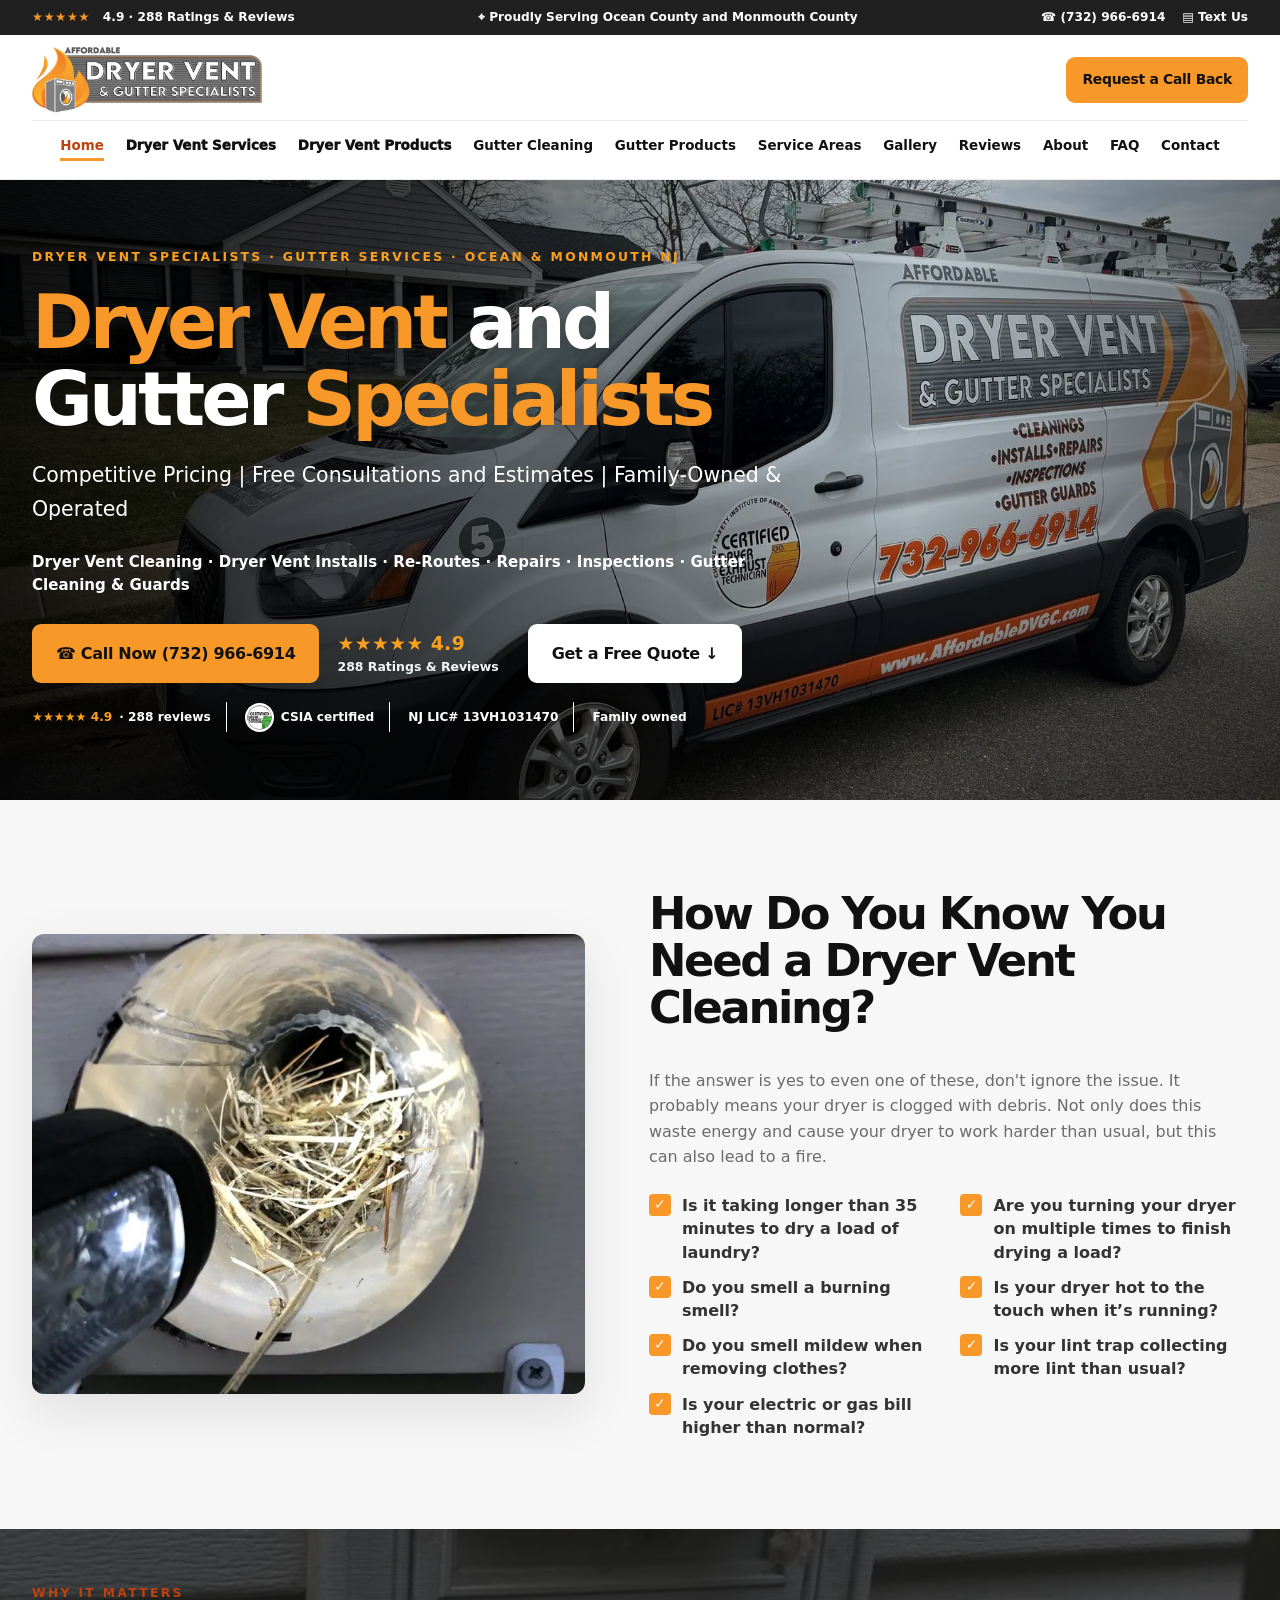
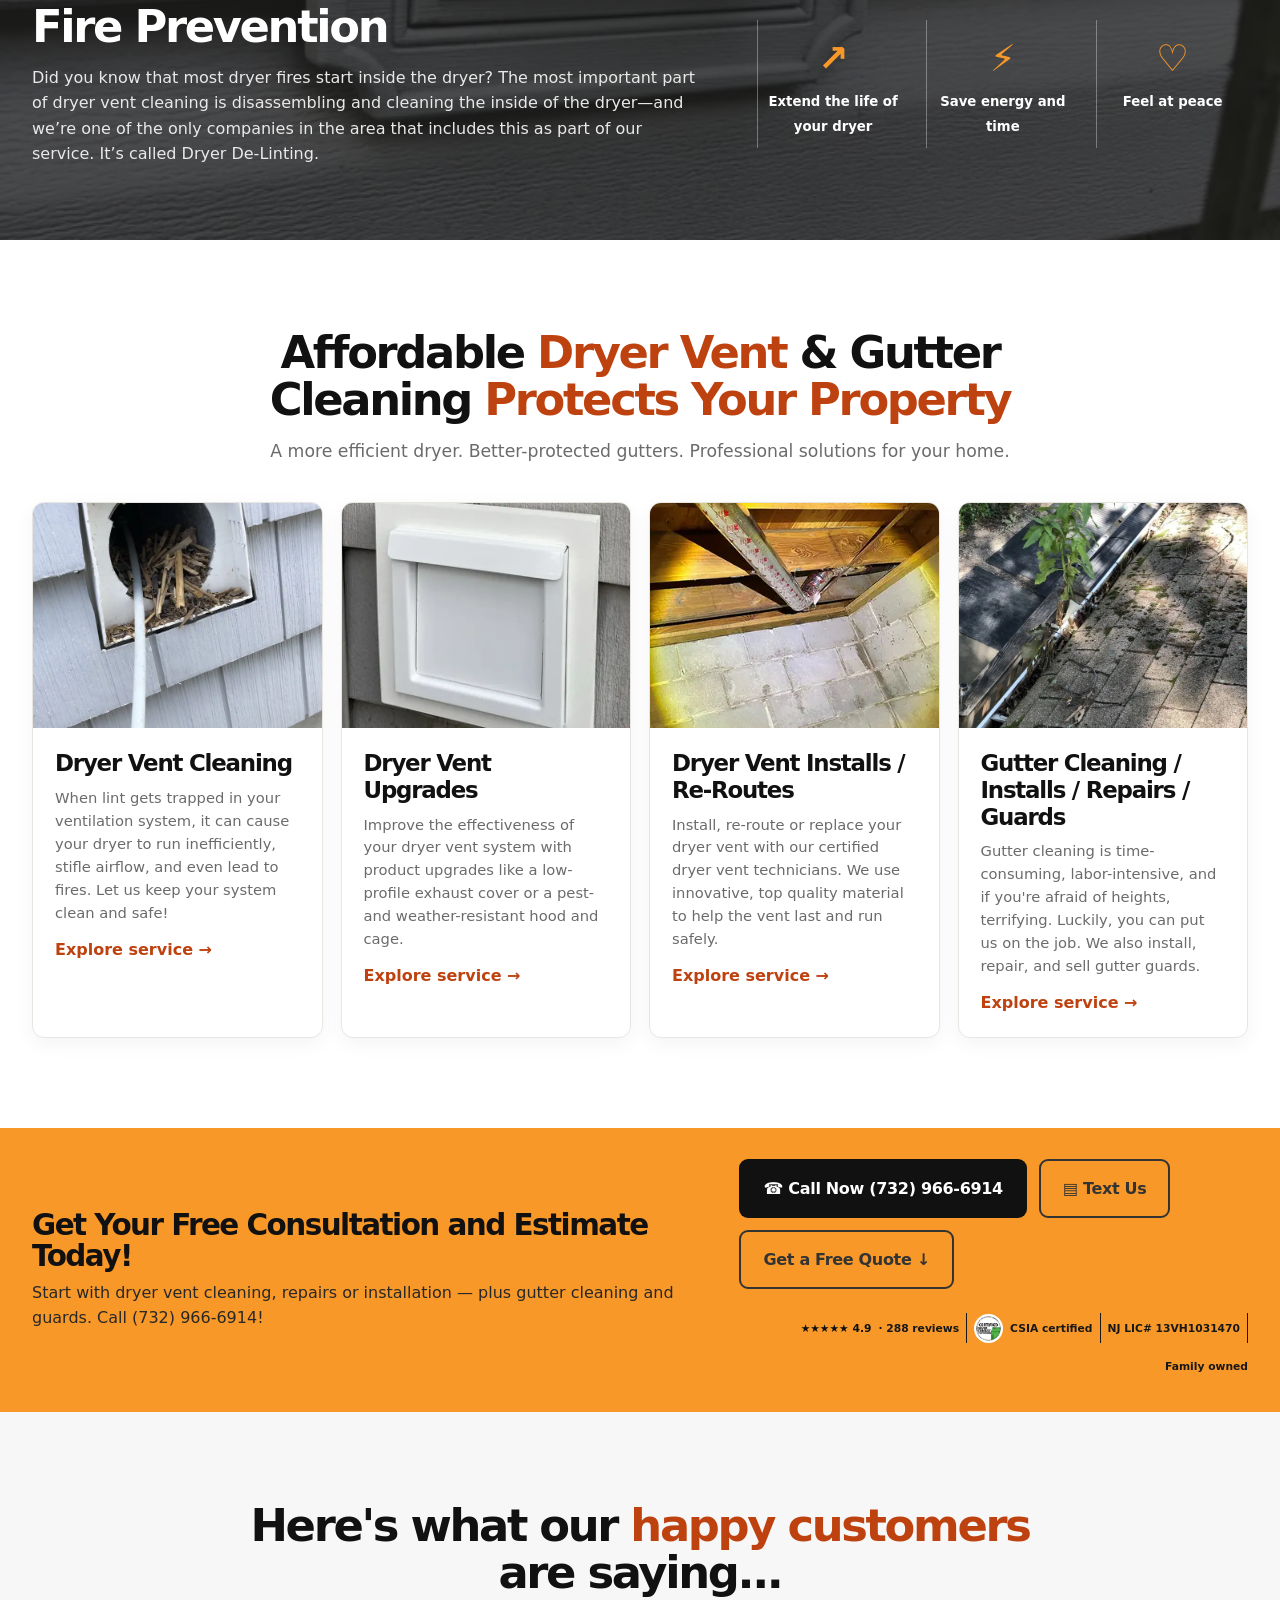
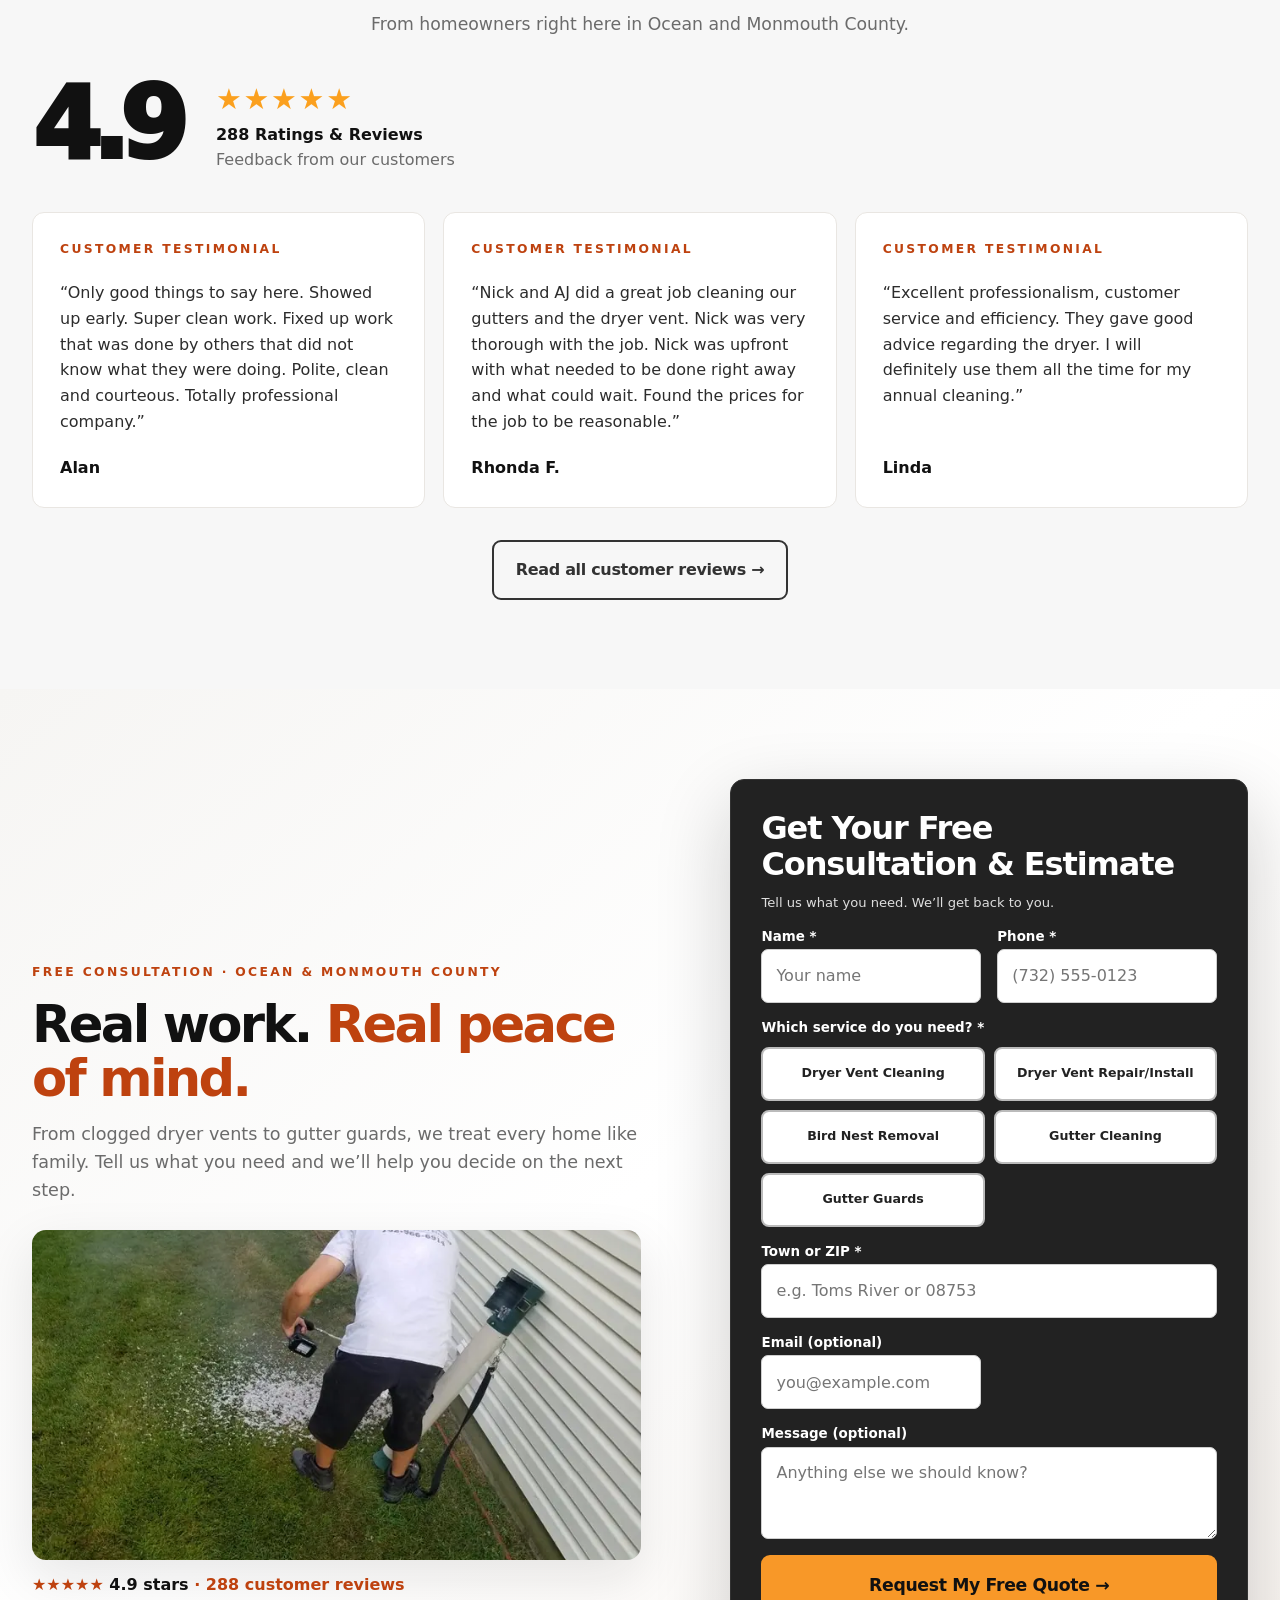
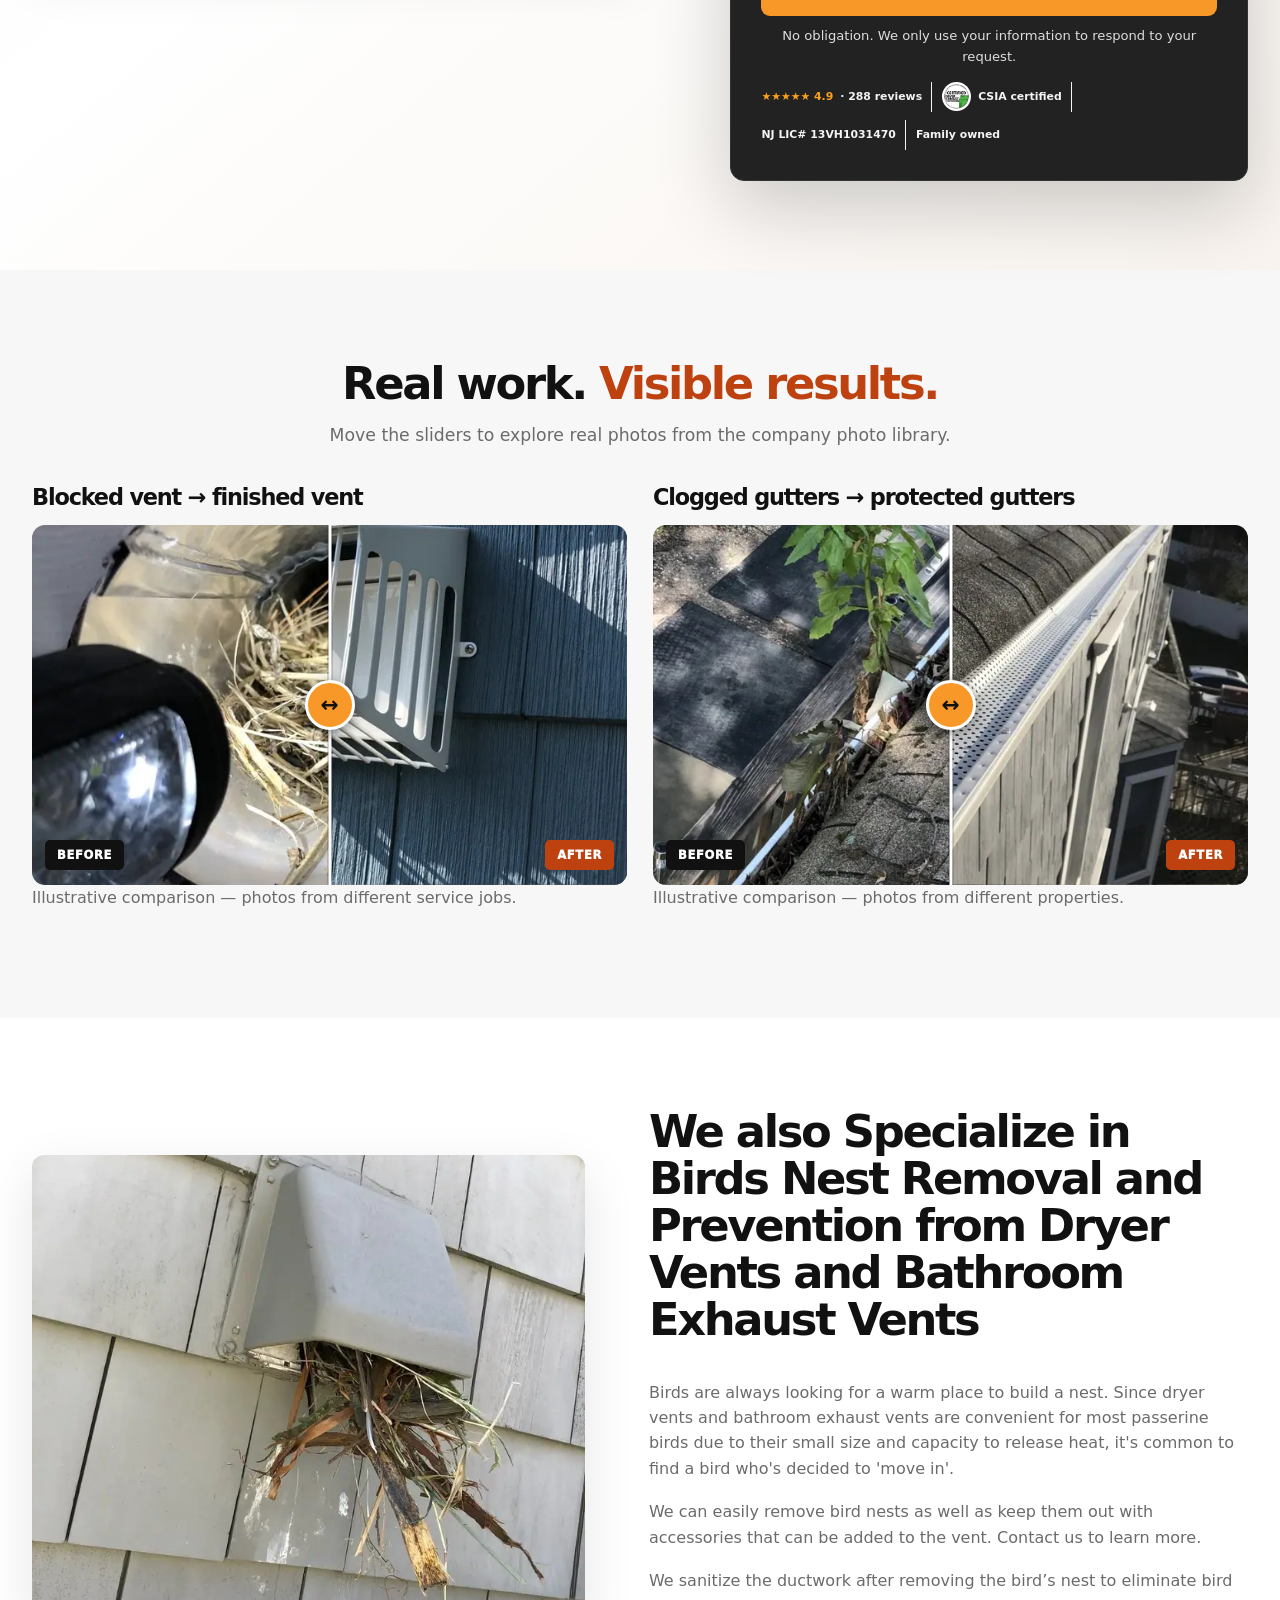
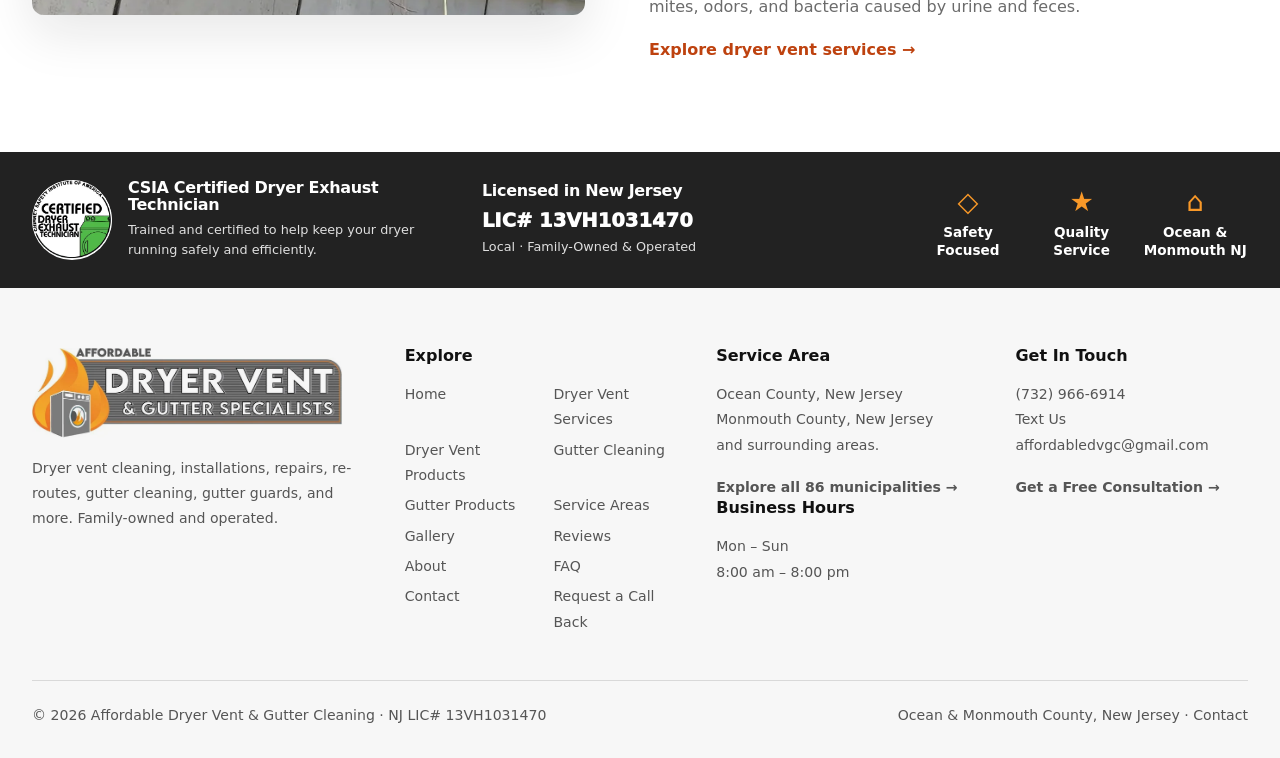
<file: index.html>
<!doctype html><html lang="en"><head>
<meta name="robots" content="noindex, nofollow"><meta charset="utf-8"><meta name="viewport" content="width=device-width, initial-scale=1"><title>Dryer Vent Cleaning Toms River. Affordable Dryer Vent &amp; Gutter Cleaning</title><meta name="description" content="Dryer Vent Cleaning near Manahawkin. Affordable Dryer Vent Cleaning in Barnegat NJ. Dryer Cleaning in Toms River NJ. Clean my Dryer Vent in Freehold. Dryer vent and gutter installation and cleaning. Fire and water risk reduction. Emergencies. Call for a free consult and estimate or use our online form."><link rel="canonical" href="https://www.affordabledvgc.com/"><meta property="og:type" content="website"><meta property="og:title" content="Dryer Vent Cleaning Toms River. Affordable Dryer Vent &amp; Gutter Cleaning"><meta property="og:description" content="Dryer Vent Cleaning near Manahawkin. Affordable Dryer Vent Cleaning in Barnegat NJ. Dryer Cleaning in Toms River NJ. Clean my Dryer Vent in Freehold. Dryer vent and gutter installation and cleaning. Fire and water risk reduction. Emergencies. Call for a free consult and estimate or use our online form."><meta property="og:url" content="https://www.affordabledvgc.com/"><meta property="og:image" content="https://www.affordabledvgc.com/images/van-new-wrap-home-hero.webp"><meta name="twitter:card" content="summary_large_image"><meta name="google-site-verification" content="2fdBZTnhOkYaPpAkXMheePTxEm8ZKxqfasDOxdawYn4"><script type="application/ld+json">{"@context":"https://schema.org","@type":"LocalBusiness","@id":"https://www.affordabledvgc.com/#business","name":"Affordable Dryer Vent & Gutter Cleaning","url":"https://www.affordabledvgc.com/","image":"https://www.affordabledvgc.com/images/van-new-wrap-home-hero.webp","telephone":"+1-732-966-6914","email":"affordabledvgc@gmail.com","priceRange":"Call for an estimate","areaServed":[{"@type":"AdministrativeArea","name":"Ocean County, New Jersey"},{"@type":"AdministrativeArea","name":"Monmouth County, New Jersey"}],"address":{"@type":"PostalAddress","addressRegion":"NJ","addressCountry":"US"},"openingHoursSpecification":[{"@type":"OpeningHoursSpecification","dayOfWeek":["Monday","Tuesday","Wednesday","Thursday","Friday","Saturday","Sunday"],"opens":"08:00","closes":"20:00"}],"aggregateRating":{"@type":"AggregateRating","ratingValue":"4.9","reviewCount":"288","bestRating":"5"},"hasCredential":{"@type":"EducationalOccupationalCredential","credentialCategory":"CSIA Certified Dryer Exhaust Technician"},"identifier":"NJ LIC# 13VH1031470"}</script><link rel="icon" href="images/favicon.ico"><link rel="preload" as="image" href="images/van-new-wrap-home-hero.webp"><link rel="stylesheet" href="assets/site.css"><script src="assets/site.js" defer></script></head><body><a class="skip" href="#main">Skip to main content</a><div class="topbar"><div class="wrap topbar-inner"><div><span aria-hidden="true" class="stars">★★★★★</span>   4.9 <span> · </span> 288 Ratings &amp; Reviews</div><div class="top-area">⌖ Proudly Serving Ocean County and Monmouth County</div><div><a href="tel:+17329666914">☎ (732) 966-6914</a>    <a href="sms:+17329666914">▤ Text Us</a></div></div></div><header class="header"><div class="wrap header-inner"><a aria-label="Affordable Dryer Vent and Gutter Specialists home" class="brand" data-slug="/" href="index.html"><img alt="Affordable Dryer Vent and Gutter Specialists logo" class="" decoding="async" height="405" loading="eager" sizes="(max-width:600px) 100vw, (max-width:1100px) 50vw, 33vw" src="images/logo.webp" srcset="images/logo-360.webp 360w, images/logo-720.webp 720w, images/logo-1200.webp 1200w" style="object-position:center" width="1399"/></a><button aria-controls="main-navigation" aria-expanded="false" aria-label="Open navigation" class="menu-toggle">☰</button><nav aria-label="Main navigation" class="nav" id="main-navigation"><a aria-current="page" class="" data-slug="/" href="index.html">Home</a><a class="nav-core" data-slug="/dryer-vent-services" href="dryer-vent-services/index.html">Dryer Vent Services</a><a class="nav-core" data-slug="/dryer-vent-products" href="dryer-vent-products/index.html">Dryer Vent Products</a><a class="" data-slug="/gutter-cleaning" href="gutter-cleaning/index.html">Gutter Cleaning</a><a class="" data-slug="/gutter-products" href="gutter-products/index.html">Gutter Products</a><a class="" data-slug="/service-areas" href="service-areas/index.html">Service Areas</a><a class="" data-slug="/gallery" href="gallery/index.html">Gallery</a><a class="" data-slug="/reviews" href="reviews/index.html">Reviews</a><a class="" data-slug="/about" href="about/index.html">About</a><a class="" data-slug="/frequently-asked-questions" href="frequently-asked-questions/index.html">FAQ</a><a class="" data-slug="/contact" href="contact/index.html">Contact</a></nav><div class="header-action"><a class="btn btn-primary btn-sm" data-slug="/request-callback-form" href="request-callback-form/index.html">Request a Call Back</a></div></div></header><main id="main"><section class="hero"><img alt="Dryer Vent and Gutter Specialists — Affordable Dryer Vent and Gutter Specialists" class="hero-image" decoding="async" fetchpriority="high" height="1440" loading="eager" sizes="100vw" src="images/van-new-wrap-home-hero.webp" srcset="images/van-new-wrap-home-hero-360.webp 360w, images/van-new-wrap-home-hero-720.webp 720w, images/van-new-wrap-home-hero-1200.webp 1200w, images/van-new-wrap-home-hero-1800.webp 1800w, images/van-new-wrap-home-hero-1920.webp 1920w" style="object-position:center 57%" width="1920"/><div class="wrap hero-inner no-form"><div class="hero-copy"><div class="eyebrow">Dryer Vent Specialists · Gutter Services · Ocean &amp; Monmouth NJ</div><h1><span class="brand-focus">Dryer Vent</span> <span class="brand-secondary">and Gutter</span> <span class="brand-focus">Specialists</span></h1><p class="lead">Competitive Pricing | Free Consultations and Estimates | Family-Owned &amp; Operated</p><p class="hero-kicker">Dryer Vent Cleaning · Dryer Vent Installs · Re-Routes · Repairs · Inspections · Gutter Cleaning &amp; Guards</p><div class="hero-cta-cluster"><a aria-label="Call Affordable Dryer Vent and Gutter Specialists at 732 966 6914" class="btn btn-primary" href="tel:+17329666914">☎ Call Now (732) 966-6914</a><div class="hero-stars"><strong>★★★★★ 4.9</strong><span>288 Ratings &amp; Reviews</span></div><a class="btn btn-light" href="#quote">Get a Free Quote ↓</a></div><div class="microtrust"><span><b>★★★★★ 4.9</b> · 288 reviews</span><span class="trust-certified"><img alt="CSIA Certified Dryer Exhaust Technician badge" height="29" loading="lazy" src="images/logo-certified-badge.webp" width="29"/> CSIA certified</span><span>NJ LIC# 13VH1031470</span><span>Family owned</span></div></div></div></section><section class="section section-alt"><div class="wrap"><div class="split photo-left"><div class="reveal"><div class="media"><img alt="Dryer vent blocked by bird nest and lint" class="" decoding="async" height="1450" loading="lazy" sizes="(max-width:600px) 100vw, (max-width:1100px) 50vw, 33vw" src="images/Nest-in-dryer-vent_d1450_1.webp" srcset="images/Nest-in-dryer-vent_d1450_1-360.webp 360w, images/Nest-in-dryer-vent_d1450_1-720.webp 720w" style="object-position:center" width="1087"/></div></div><div class="copy reveal"><h2>How Do You Know You Need a Dryer Vent Cleaning?</h2><p>If the answer is yes to even one of these, don't ignore the issue. It probably means your dryer is clogged with debris. Not only does this waste energy and cause your dryer to work harder than usual, but this can also lead to a fire.</p><ul class="check-grid"><li>Is it taking longer than 35 minutes to dry a load of laundry?</li><li>Are you turning your dryer on multiple times to finish drying a load?</li><li>Do you smell a burning smell?</li><li>Is your dryer hot to the touch when it’s running?</li><li>Do you smell mildew when removing clothes?</li><li>Is your lint trap collecting more lint than usual?</li><li>Is your electric or gas bill higher than normal?</li></ul></div></div></div></section><section class="dark-band"><img alt="Lint inside dryer housing" class="dark-photo" decoding="async" height="1450" loading="lazy" sizes="100vw" src="images/Lint-built-up-inside-dryer-housing_d1450_1.webp" srcset="images/Lint-built-up-inside-dryer-housing_d1450_1-360.webp 360w, images/Lint-built-up-inside-dryer-housing_d1450_1-720.webp 720w" style="object-position:center" width="1087"/><div class="wrap fire-layout"><div class="reveal"><div class="eyebrow">Why it matters</div><h2>Fire Prevention</h2><p>Did you know that most dryer fires start inside the dryer? The most important part of dryer vent cleaning is disassembling and cleaning the inside of the dryer—and we’re one of the only companies in the area that includes this as part of our service. It’s called Dryer De‑Linting.</p></div><div class="benefit-chips reveal"><div><strong>↗</strong><span>Extend the life of your dryer</span></div><div><strong>⚡</strong><span>Save energy and time</span></div><div><strong>♡</strong><span>Feel at peace</span></div></div></div></section><section class="section"><div class="wrap"><div class="section-title center reveal"><h2>Affordable <span class="brand-focus">Dryer Vent</span> &amp; Gutter Cleaning <span class="burnt">Protects Your Property</span></h2><p>A more efficient dryer. Better-protected gutters. Professional solutions for your home.</p></div><div class="cards"><article class="card reveal"><a aria-label="Learn more about Dryer Vent Cleaning" class="card-photo" data-slug="/dryer-vent-services" href="dryer-vent-services/index.html"><img alt="Dryer Vent Cleaning" class="" decoding="async" height="1450" loading="lazy" sizes="(max-width:600px) 100vw, (max-width:1100px) 50vw, 33vw" src="images/Cleaning-out-external-dryer-vent_d1450_1.webp" srcset="images/Cleaning-out-external-dryer-vent_d1450_1-360.webp 360w, images/Cleaning-out-external-dryer-vent_d1450_1-720.webp 720w" style="object-position:center" width="1087"/></a><div class="card-body"><h3>Dryer Vent Cleaning</h3><p>When lint gets trapped in your ventilation system, it can cause your dryer to run inefficiently, stifle airflow, and even lead to fires. Let us keep your system clean and safe!</p><a class="arrow-link" data-slug="/dryer-vent-services" href="dryer-vent-services/index.html">Explore service →</a></div></article><article class="card reveal"><a aria-label="Learn more about Dryer Vent Upgrades" class="card-photo" data-slug="/dryer-vent-products" href="dryer-vent-products/index.html"><img alt="Dryer Vent Upgrades" class="" decoding="async" height="800" loading="lazy" sizes="(max-width:600px) 100vw, (max-width:1100px) 50vw, 33vw" src="images/dryer-vent-upgrades-01.webp" srcset="images/dryer-vent-upgrades-01-360.webp 360w, images/dryer-vent-upgrades-01-720.webp 720w, images/dryer-vent-upgrades-01-1200.webp 1200w" style="object-position:center" width="1200"/></a><div class="card-body"><h3>Dryer Vent Upgrades</h3><p>Improve the effectiveness of your dryer vent system with product upgrades like a low-profile exhaust cover or a pest- and weather-resistant hood and cage.</p><a class="arrow-link" data-slug="/dryer-vent-products" href="dryer-vent-products/index.html">Explore service →</a></div></article><article class="card reveal"><a aria-label="Learn more about Dryer Vent Installs / Re-Routes" class="card-photo" data-slug="/dryer-vent-services" href="dryer-vent-services/index.html"><img alt="Dryer Vent Installs / Re-Routes" class="" decoding="async" height="565" loading="lazy" sizes="(max-width:600px) 100vw, (max-width:1100px) 50vw, 33vw" src="images/home-dryer-vent-installs-01.webp" srcset="images/home-dryer-vent-installs-01-360.webp 360w" style="object-position:center" width="565"/></a><div class="card-body"><h3>Dryer Vent Installs / Re-Routes</h3><p>Install, re-route or replace your dryer vent with our certified dryer vent technicians. We use innovative, top quality material to help the vent last and run safely.</p><a class="arrow-link" data-slug="/dryer-vent-services" href="dryer-vent-services/index.html">Explore service →</a></div></article><article class="card reveal"><a aria-label="Learn more about Gutter Cleaning / Installs / Repairs / Guards" class="card-photo" data-slug="/gutter-cleaning" href="gutter-cleaning/index.html"><img alt="Gutter Cleaning / Installs / Repairs / Guards" class="" decoding="async" height="1450" loading="lazy" sizes="(max-width:600px) 100vw, (max-width:1100px) 50vw, 33vw" src="images/Gutters-clogged-with-leaves_d1450_1.webp" srcset="images/Gutters-clogged-with-leaves_d1450_1-360.webp 360w, images/Gutters-clogged-with-leaves_d1450_1-720.webp 720w" style="object-position:center" width="1087"/></a><div class="card-body"><h3>Gutter Cleaning / Installs / Repairs / Guards</h3><p>Gutter cleaning is time-consuming, labor-intensive, and if you're afraid of heights, terrifying. Luckily, you can put us on the job. We also install, repair, and sell gutter guards.</p><a class="arrow-link" data-slug="/gutter-cleaning" href="gutter-cleaning/index.html">Explore service →</a></div></article></div></div></section><section class="cta-band"><div class="wrap cta-inner"><div><h2>Get Your Free Consultation and Estimate Today!</h2><p>Start with dryer vent cleaning, repairs or installation — plus gutter cleaning and guards. Call (732) 966-6914!</p></div><div class="action-group"><div class="cta-row"><a aria-label="Call Affordable Dryer Vent and Gutter Specialists at 732 966 6914" class="btn btn-dark" href="tel:+17329666914">☎ Call Now (732) 966-6914</a><a aria-label="Text Affordable Dryer Vent and Gutter Specialists" class="btn btn-outline-dark" href="sms:+17329666914">▤ Text Us</a><a class="btn btn-outline-dark" href="#quote">Get a Free Quote ↓</a></div><div class="microtrust"><span><b>★★★★★ 4.9</b> · 288 reviews</span><span class="trust-certified"><img alt="CSIA Certified Dryer Exhaust Technician badge" height="29" loading="lazy" src="images/logo-certified-badge.webp" width="29"/> CSIA certified</span><span>NJ LIC# 13VH1031470</span><span>Family owned</span></div></div></div></section><section class="section section-alt"><div class="wrap"><div class="section-title center reveal"><h2>Here's what our <span class="burnt">happy customers</span> are saying...</h2><p>From homeowners right here in Ocean and Monmouth County.</p></div><div class="review-intro"><div class="review-score" data-count="4.9">4.9</div><div><div class="stars" style="font-size:1.8rem">★★★★★</div><strong><span data-count="288">288</span> Ratings &amp; Reviews</strong><p>Feedback from our customers</p></div></div><div class="review-grid"><article class="review-card reveal"><div class="eyebrow">Customer testimonial</div><blockquote>“Only good things to say here. Showed up early. Super clean work. Fixed up work that was done by others that did not know what they were doing. Polite, clean and courteous. Totally professional company.”</blockquote><footer>Alan</footer></article><article class="review-card reveal"><div class="eyebrow">Customer testimonial</div><blockquote>“Nick and AJ did a great job cleaning our gutters and the dryer vent. Nick was very thorough with the job. Nick was upfront with what needed to be done right away and what could wait. Found the prices for the job to be reasonable.”</blockquote><footer>Rhonda F.</footer></article><article class="review-card reveal"><div class="eyebrow">Customer testimonial</div><blockquote>“Excellent professionalism, customer service and efficiency. They gave good advice regarding the dryer. I will definitely use them all the time for my annual cleaning.”</blockquote><footer>Linda</footer></article></div><div style="text-align:center;margin-top:32px"><a class="btn btn-outline-dark" data-slug="/reviews" href="reviews/index.html">Read all customer reviews →</a></div></div></section><section class="section quote-section" id="quote"><div class="wrap quote-layout"><div class="quote-story reveal"><div class="eyebrow">Free consultation · Ocean &amp; Monmouth County</div><h2>Real work. <span class="burnt">Real peace of mind.</span></h2><p>From clogged dryer vents to gutter guards, we treat every home like family. Tell us what you need and we’ll help you decide on the next step.</p><div class="quote-photo"><img alt="Real dryer vent cleaning performed by Affordable Dryer Vent and Gutter Specialists" class="" decoding="async" height="756" loading="lazy" sizes="(max-width:600px) 100vw, (max-width:1100px) 50vw, 33vw" src="images/Cleaning-out-the-dryer-vent_1.webp" srcset="images/Cleaning-out-the-dryer-vent_1-360.webp 360w, images/Cleaning-out-the-dryer-vent_1-720.webp 720w" style="object-position:center" width="1008"/></div><div class="quote-proof">★★★★★ <strong>4.9 stars</strong> · 288 customer reviews</div></div><form action="/thank-you" class="quote" data-lead-form="" data-netlify="true" method="POST" name="lead-home" netlify-honeypot="bot-field"><h2>Get Your Free Consultation &amp; Estimate</h2><p>Tell us what you need. We’ll get back to you.</p><input name="form-name" type="hidden" value="lead-home"/><p style="display:none"><label>Leave this field blank: <input name="bot-field"/></label></p><div class="formgrid"><div class="field"><label for="home-name">Name *</label><input autocomplete="name" id="home-name" name="name" placeholder="Your name" required="" type="text"/></div><div class="field"><label for="home-phone">Phone *</label><input autocomplete="tel" id="home-phone" name="phone" placeholder="(732) 555-0123" required="" type="tel"/></div><fieldset class="field full service-picker"><legend>Which service do you need? *</legend><div class="service-options"><label class="service-option"><input name="service" required="" type="radio" value="Dryer Vent Cleaning"/><span>Dryer Vent Cleaning</span></label><label class="service-option"><input name="service" type="radio" value="Dryer Vent Repair/Install"/><span>Dryer Vent Repair/Install</span></label><label class="service-option"><input name="service" type="radio" value="Bird Nest Removal"/><span>Bird Nest Removal</span></label><label class="service-option"><input name="service" type="radio" value="Gutter Cleaning"/><span>Gutter Cleaning</span></label><label class="service-option"><input name="service" type="radio" value="Gutter Guards"/><span>Gutter Guards</span></label></div></fieldset><div class="field full"><label for="home-town_zip">Town or ZIP *</label><input autocomplete="postal-code" id="home-town_zip" name="town_zip" placeholder="e.g. Toms River or 08753" required="" type="text"/></div><div class="field"><label for="home-email">Email (optional)</label><input autocomplete="email" id="home-email" name="email" placeholder="you@example.com" type="email"/></div><div class="field full"><label for="home-message">Message (optional)</label><textarea id="home-message" name="message" placeholder="Anything else we should know?"></textarea></div></div><button class="btn btn-primary" data-label="Request My Free Quote →" type="submit">Request My Free Quote →</button><p class="form-note">No obligation. We only use your information to respond to your request.</p><div aria-live="polite" class="form-feedback" role="status"></div><div class="microtrust"><span><b>★★★★★ 4.9</b> · 288 reviews</span><span class="trust-certified"><img alt="CSIA Certified Dryer Exhaust Technician badge" height="29" loading="lazy" src="images/logo-certified-badge.webp" width="29"/> CSIA certified</span><span>NJ LIC# 13VH1031470</span><span>Family owned</span></div></form></div></section><section class="section section-alt"><div class="wrap"><div class="section-title center reveal"><h2>Real work. <span class="burnt">Visible results.</span></h2><p>Move the sliders to explore real photos from the company photo library.</p></div><div class="comparison-grid"><div class="comparison reveal"><h3>Blocked vent → finished vent</h3><div class="ba" style="--position:50%"><img alt="Before: Blocked vent → finished vent" class="" decoding="async" height="1450" loading="lazy" sizes="(max-width:600px) 100vw, (max-width:1100px) 50vw, 33vw" src="images/Nest-in-dryer-vent_d1450_1.webp" srcset="images/Nest-in-dryer-vent_d1450_1-360.webp 360w, images/Nest-in-dryer-vent_d1450_1-720.webp 720w" style="object-position:center" width="1087"/><div class="ba-after"><img alt="After: Blocked vent → finished vent" class="" decoding="async" height="1450" loading="lazy" sizes="(max-width:600px) 100vw, (max-width:1100px) 50vw, 33vw" src="images/Dryer-Vent-Clean-and-Safe_d1450_1.webp" srcset="images/Dryer-Vent-Clean-and-Safe_d1450_1-360.webp 360w, images/Dryer-Vent-Clean-and-Safe_d1450_1-720.webp 720w" style="object-position:center" width="1087"/></div><div class="ba-line"></div><div class="ba-handle">↔</div><span class="ba-label before">BEFORE</span><span class="ba-label after">AFTER</span><input aria-label="Drag to compare before and after photographs for Blocked vent → finished vent" max="100" min="0" step="1" type="range" value="50"/></div><p>Illustrative comparison — photos from different service jobs.</p></div><div class="comparison reveal"><h3>Clogged gutters → protected gutters</h3><div class="ba" style="--position:50%"><img alt="Before: Clogged gutters → protected gutters" class="" decoding="async" height="1450" loading="lazy" sizes="(max-width:600px) 100vw, (max-width:1100px) 50vw, 33vw" src="images/Gutters-clogged-with-leaves_d1450_1.webp" srcset="images/Gutters-clogged-with-leaves_d1450_1-360.webp 360w, images/Gutters-clogged-with-leaves_d1450_1-720.webp 720w" style="object-position:center" width="1087"/><div class="ba-after"><img alt="After: Clogged gutters → protected gutters" class="" decoding="async" height="1450" loading="lazy" sizes="(max-width:600px) 100vw, (max-width:1100px) 50vw, 33vw" src="images/gutter-covers-installed_d1450_1.webp" srcset="images/gutter-covers-installed_d1450_1-360.webp 360w, images/gutter-covers-installed_d1450_1-720.webp 720w" style="object-position:center" width="1087"/></div><div class="ba-line"></div><div class="ba-handle">↔</div><span class="ba-label before">BEFORE</span><span class="ba-label after">AFTER</span><input aria-label="Drag to compare before and after photographs for Clogged gutters → protected gutters" max="100" min="0" step="1" type="range" value="50"/></div><p>Illustrative comparison — photos from different properties.</p></div></div></div></section><section class="section"><div class="wrap"><div class="split photo-left"><div class="reveal"><div class="media"><img alt="Bird nest sticking out of dryer vent" class="" decoding="async" height="2048" loading="lazy" sizes="(max-width:600px) 100vw, (max-width:1100px) 50vw, 33vw" src="images/birds.webp" srcset="images/birds-360.webp 360w, images/birds-720.webp 720w, images/birds-1200.webp 1200w" style="object-position:center" width="1536"/></div></div><div class="copy reveal"><h2>We also Specialize in Birds Nest Removal and Prevention from Dryer Vents and Bathroom Exhaust Vents</h2><p>Birds are always looking for a warm place to build a nest. Since dryer vents and bathroom exhaust vents are convenient for most passerine birds due to their small size and capacity to release heat, it's common to find a bird who's decided to 'move in'.</p><p>We can easily remove bird nests as well as keep them out with accessories that can be added to the vent. Contact us to learn more.</p><p>We sanitize the ductwork after removing the bird’s nest to eliminate bird mites, odors, and bacteria caused by urine and feces.</p><a class="text-link" data-slug="/dryer-vent-services" href="dryer-vent-services/index.html">Explore dryer vent services →</a></div></div></div></section></main><section class="credentials"><div class="wrap credential-inner"><div class="credential-badge"><img alt="CSIA Certified Dryer Exhaust Technician badge" class="" decoding="async" height="251" loading="lazy" sizes="(max-width:600px) 100vw, (max-width:1100px) 50vw, 33vw" src="images/logo-certified-badge.webp" srcset="images/logo-certified-badge.webp 250w" style="object-position:center" width="250"/><div><h3>CSIA Certified Dryer Exhaust Technician</h3><p>Trained and certified to help keep your dryer running safely and efficiently.</p></div></div><div><h3>Licensed in New Jersey</h3><div class="license">LIC# 13VH1031470</div><p>Local · Family-Owned &amp; Operated</p></div><div class="trust-trio"><div><span>◇</span><strong>Safety<br/>Focused</strong></div><div><span>★</span><strong>Quality<br/>Service</strong></div><div><span>⌂</span><strong>Ocean &amp;<br/>Monmouth NJ</strong></div></div></div></section><footer class="footer"><div class="wrap"><div class="footer-grid"><div><a data-slug="/" href="index.html"><img alt="Affordable Dryer Vent and Gutter Specialists logo" class="footer-logo" decoding="async" height="405" loading="lazy" sizes="(max-width:600px) 100vw, (max-width:1100px) 50vw, 33vw" src="images/logo.webp" srcset="images/logo-360.webp 360w, images/logo-720.webp 720w, images/logo-1200.webp 1200w" style="object-position:center" width="1399"/></a><p>Dryer vent cleaning, installations, repairs, re-routes, gutter cleaning, gutter guards, and more. Family-owned and operated.</p></div><div><h3>Explore</h3><div class="footer-links"><a class="" data-slug="/" href="index.html">Home</a><a class="" data-slug="/dryer-vent-services" href="dryer-vent-services/index.html">Dryer Vent Services</a><a class="" data-slug="/dryer-vent-products" href="dryer-vent-products/index.html">Dryer Vent Products</a><a class="" data-slug="/gutter-cleaning" href="gutter-cleaning/index.html">Gutter Cleaning</a><a class="" data-slug="/gutter-products" href="gutter-products/index.html">Gutter Products</a><a class="" data-slug="/service-areas" href="service-areas/index.html">Service Areas</a><a class="" data-slug="/gallery" href="gallery/index.html">Gallery</a><a class="" data-slug="/reviews" href="reviews/index.html">Reviews</a><a class="" data-slug="/about" href="about/index.html">About</a><a class="" data-slug="/frequently-asked-questions" href="frequently-asked-questions/index.html">FAQ</a><a class="" data-slug="/contact" href="contact/index.html">Contact</a><a class="" data-slug="/request-callback-form" href="request-callback-form/index.html">Request a Call Back</a></div></div><div><h3>Service Area</h3><p>Ocean County, New Jersey<br/>Monmouth County, New Jersey<br/>and surrounding areas.</p><a class="text-link" data-slug="/service-areas" href="service-areas/index.html">Explore all 86 municipalities →</a><h3>Business Hours</h3><p>Mon – Sun<br/>8:00 am – 8:00 pm</p></div><div><h3>Get In Touch</h3><p><a href="tel:+17329666914">(732) 966-6914</a><br/><a href="sms:+17329666914">Text Us</a><br/><a href="mailto:affordabledvgc@gmail.com">affordabledvgc@gmail.com</a></p><a class="text-link" data-slug="/request-callback-form" href="request-callback-form/index.html">Get a Free Consultation →</a></div></div><div class="footer-bottom"><p>© 2026 Affordable Dryer Vent &amp; Gutter Cleaning · NJ LIC# 13VH1031470</p><p>Ocean &amp; Monmouth County, New Jersey · <a class="" data-slug="/contact" href="contact/index.html">Contact</a></p></div></div></footer><nav aria-label="Quick contact actions" class="mobile-actions"><a class="mobile-call" href="tel:+17329666914"><span>☎ Call</span><small>(732) 966-6914</small></a><a href="sms:+17329666914">▤ Text Us</a><a class="mobile-quote" href="#quote">Free Quote ↓</a></nav></body></html>
</file>
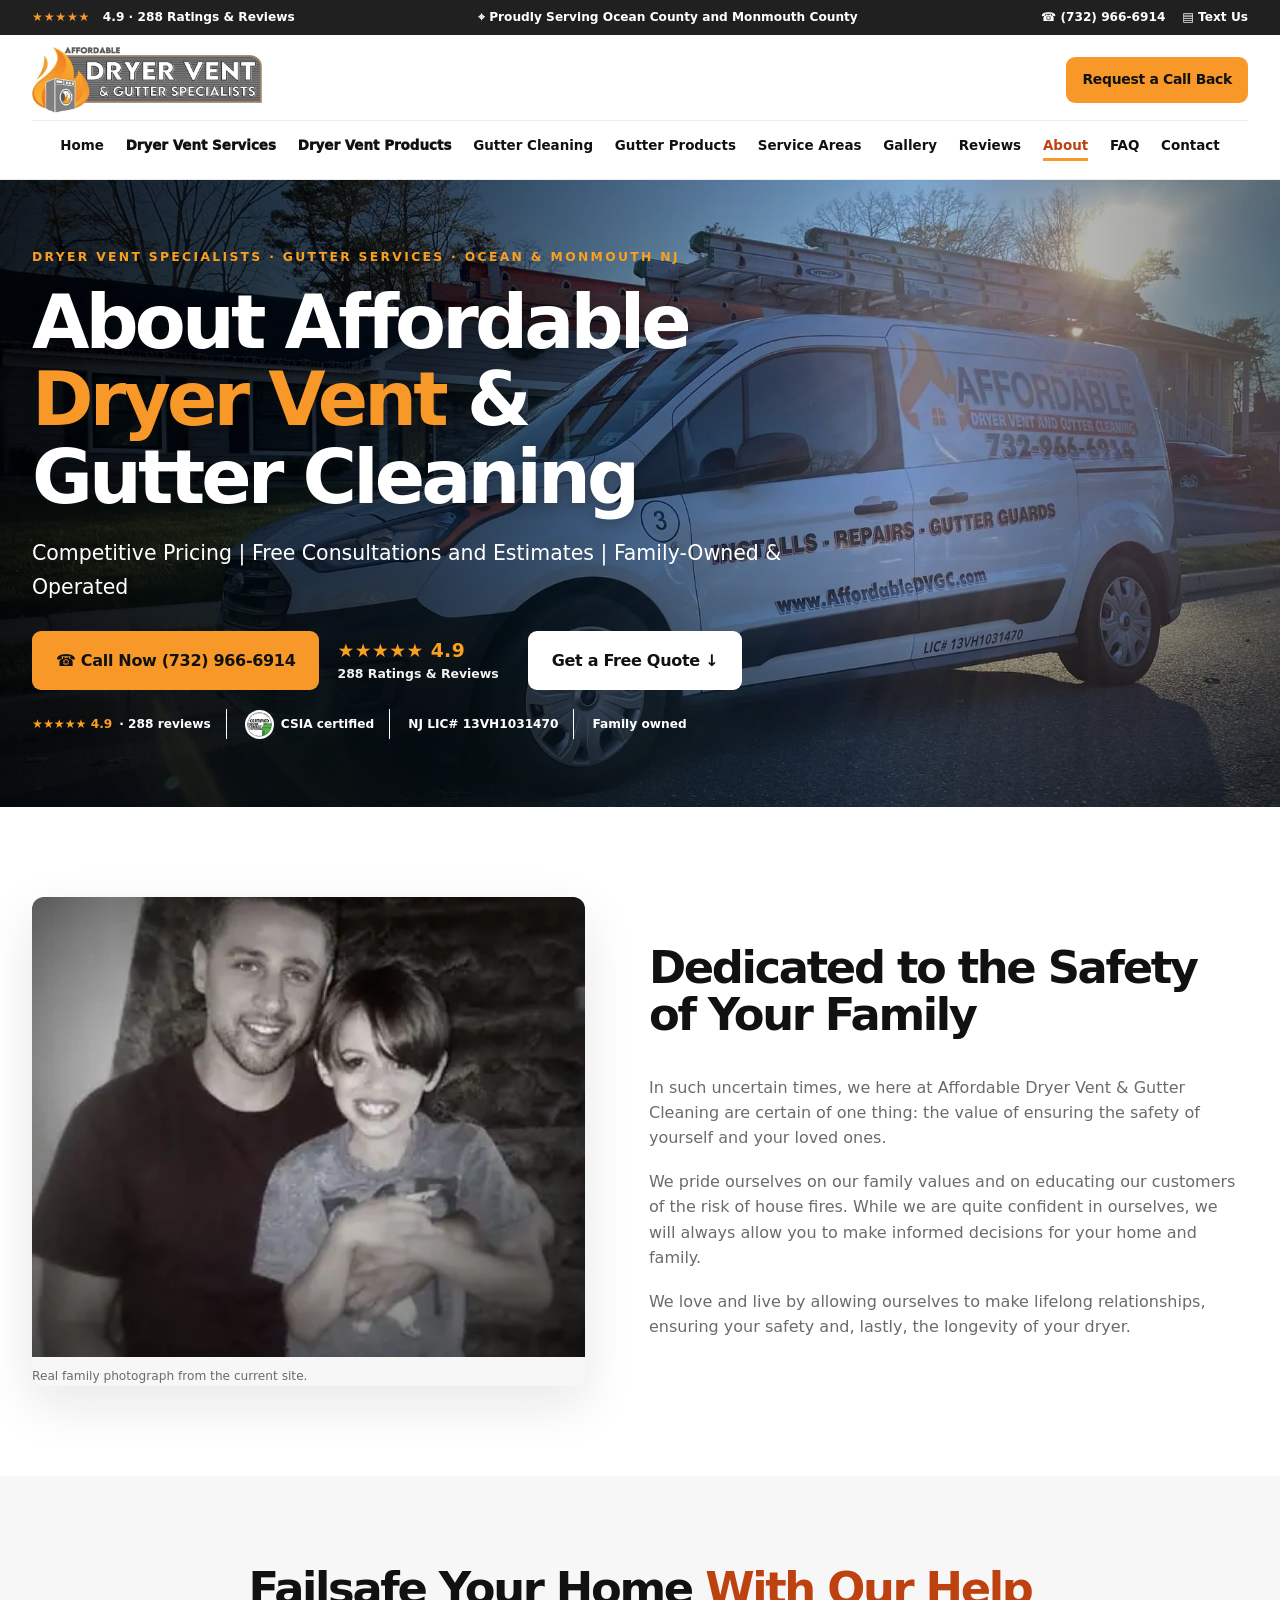
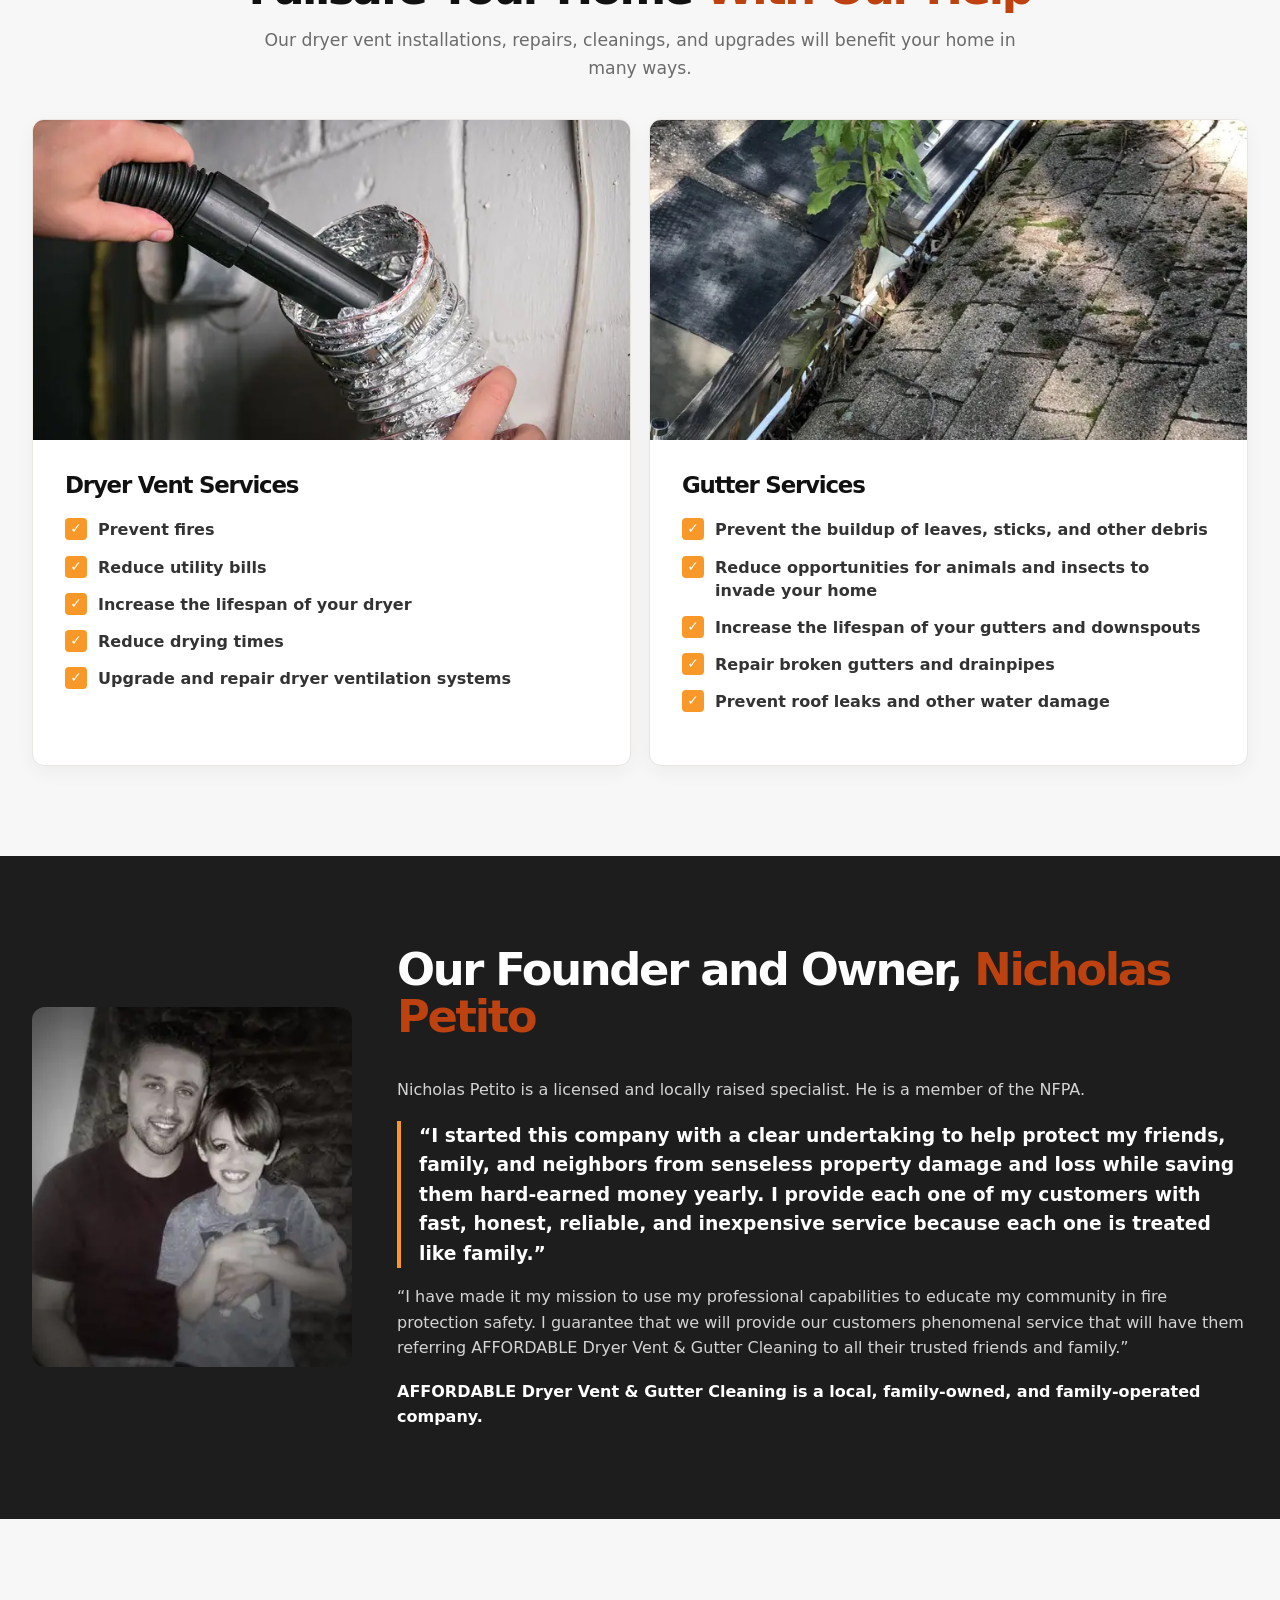
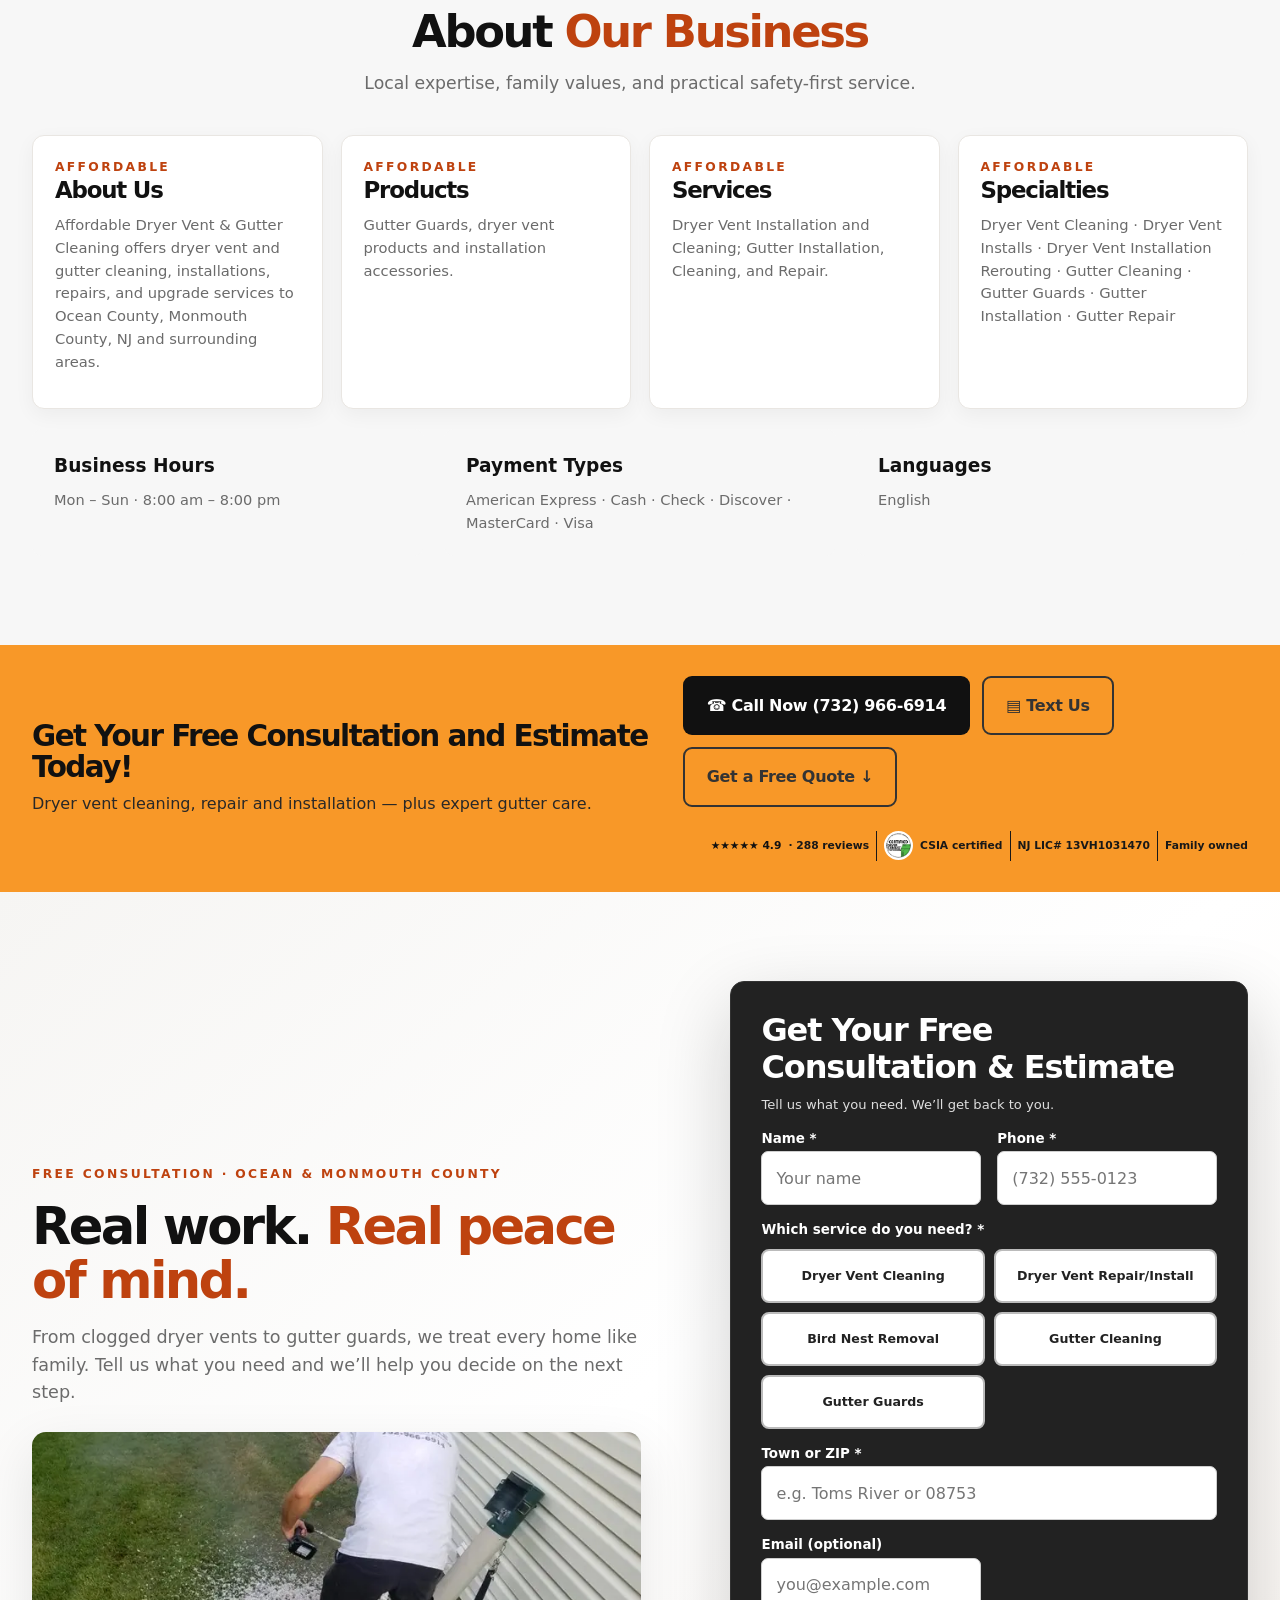
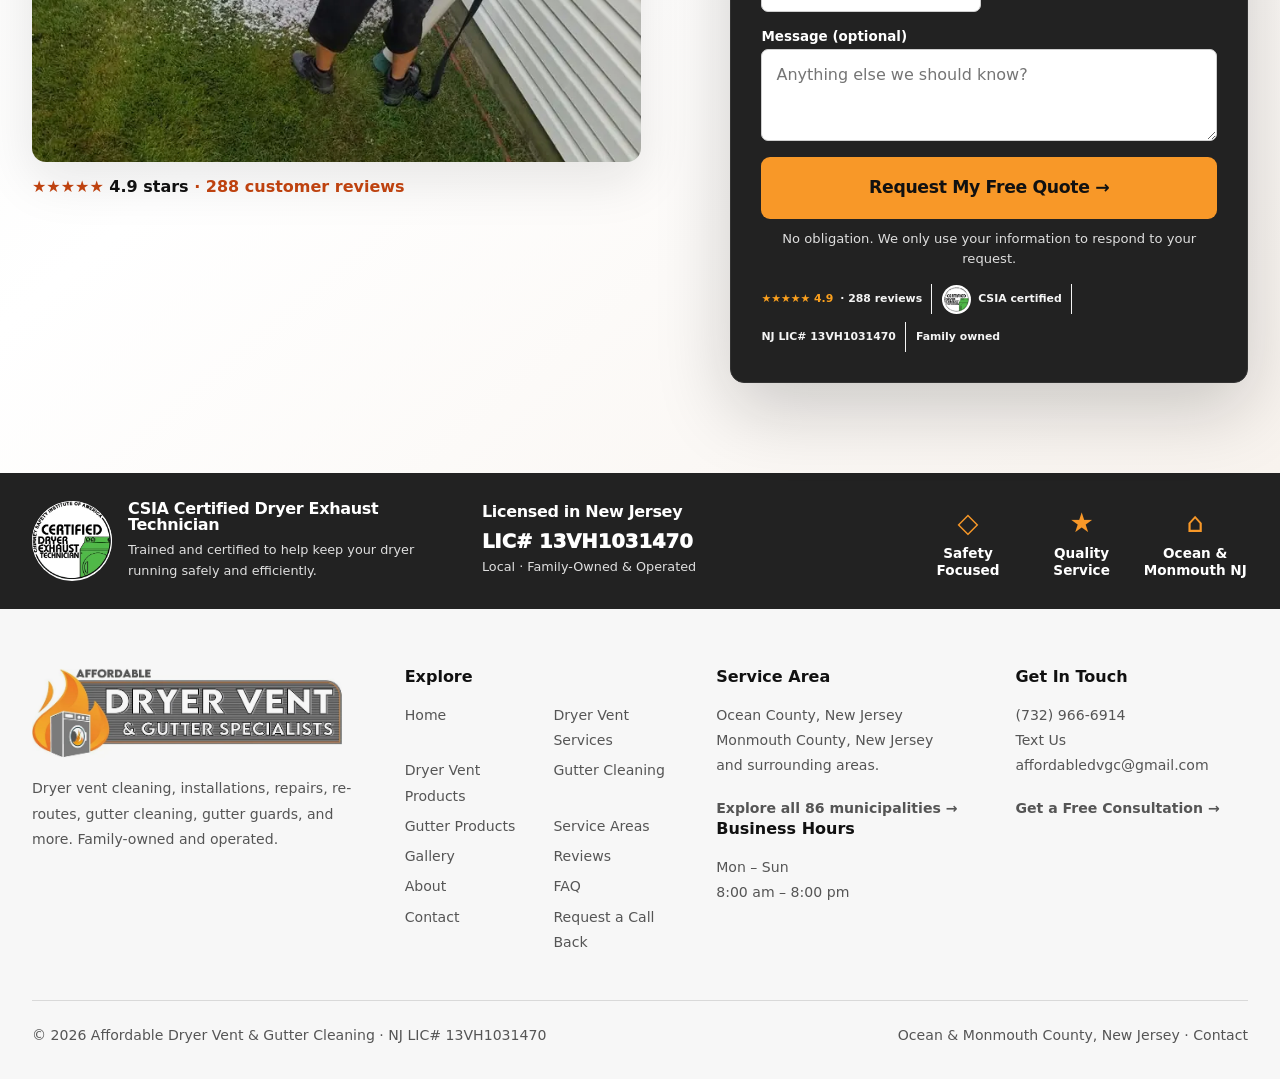
<file: about/index.html>
<!doctype html><html lang="en"><head>
<meta name="robots" content="noindex, nofollow"><meta charset="utf-8"><meta name="viewport" content="width=device-width, initial-scale=1"><title>Dryer Vent Cleaning Toms River. Vent Cleaning Freehold. Affordable</title><meta name="description" content="Check out our Dryer Vent Cleaning services Manahawkin NJ. Gutter Cleaning Barnegat. Affordable dryer cleaning in Freehold. Learn about Affordable Dryer Vent &amp; Gutter Cleaning. Safety focused. Emergency service. Call for a free consultation and estimate or use our online form."><link rel="canonical" href="https://www.affordabledvgc.com/about"><meta property="og:type" content="website"><meta property="og:title" content="Dryer Vent Cleaning Toms River. Vent Cleaning Freehold. Affordable"><meta property="og:description" content="Check out our Dryer Vent Cleaning services Manahawkin NJ. Gutter Cleaning Barnegat. Affordable dryer cleaning in Freehold. Learn about Affordable Dryer Vent &amp; Gutter Cleaning. Safety focused. Emergency service. Call for a free consultation and estimate or use our online form."><meta property="og:url" content="https://www.affordabledvgc.com/about"><meta property="og:image" content="https://www.affordabledvgc.com/images/van-new-wrap-home-hero.webp"><meta name="twitter:card" content="summary_large_image"><meta name="google-site-verification" content="2fdBZTnhOkYaPpAkXMheePTxEm8ZKxqfasDOxdawYn4"><script type="application/ld+json">{"@context":"https://schema.org","@type":"LocalBusiness","@id":"https://www.affordabledvgc.com/#business","name":"Affordable Dryer Vent & Gutter Cleaning","url":"https://www.affordabledvgc.com/","image":"https://www.affordabledvgc.com/images/van-new-wrap-home-hero.webp","telephone":"+1-732-966-6914","email":"affordabledvgc@gmail.com","priceRange":"Call for an estimate","areaServed":[{"@type":"AdministrativeArea","name":"Ocean County, New Jersey"},{"@type":"AdministrativeArea","name":"Monmouth County, New Jersey"}],"address":{"@type":"PostalAddress","addressRegion":"NJ","addressCountry":"US"},"openingHoursSpecification":[{"@type":"OpeningHoursSpecification","dayOfWeek":["Monday","Tuesday","Wednesday","Thursday","Friday","Saturday","Sunday"],"opens":"08:00","closes":"20:00"}],"aggregateRating":{"@type":"AggregateRating","ratingValue":"4.9","reviewCount":"288","bestRating":"5"},"hasCredential":{"@type":"EducationalOccupationalCredential","credentialCategory":"CSIA Certified Dryer Exhaust Technician"},"identifier":"NJ LIC# 13VH1031470"}</script><link rel="icon" href="../images/favicon.ico"><link rel="preload" as="image" href="../images/van-old-wrap-ladders.webp"><link rel="stylesheet" href="../assets/site.css"><script src="../assets/site.js" defer></script></head><body><a class="skip" href="#main">Skip to main content</a><div class="topbar"><div class="wrap topbar-inner"><div><span aria-hidden="true" class="stars">★★★★★</span>   4.9 <span> · </span> 288 Ratings &amp; Reviews</div><div class="top-area">⌖ Proudly Serving Ocean County and Monmouth County</div><div><a href="tel:+17329666914">☎ (732) 966-6914</a>    <a href="sms:+17329666914">▤ Text Us</a></div></div></div><header class="header"><div class="wrap header-inner"><a aria-label="Affordable Dryer Vent and Gutter Specialists home" class="brand" data-slug="/" href="../index.html"><img alt="Affordable Dryer Vent and Gutter Specialists logo" class="" decoding="async" height="405" loading="eager" sizes="(max-width:600px) 100vw, (max-width:1100px) 50vw, 33vw" src="../images/logo.webp" srcset="../images/logo-360.webp 360w, ../images/logo-720.webp 720w, ../images/logo-1200.webp 1200w" style="object-position:center" width="1399"/></a><button aria-controls="main-navigation" aria-expanded="false" aria-label="Open navigation" class="menu-toggle">☰</button><nav aria-label="Main navigation" class="nav" id="main-navigation"><a class="" data-slug="/" href="../index.html">Home</a><a class="nav-core" data-slug="/dryer-vent-services" href="../dryer-vent-services/index.html">Dryer Vent Services</a><a class="nav-core" data-slug="/dryer-vent-products" href="../dryer-vent-products/index.html">Dryer Vent Products</a><a class="" data-slug="/gutter-cleaning" href="../gutter-cleaning/index.html">Gutter Cleaning</a><a class="" data-slug="/gutter-products" href="../gutter-products/index.html">Gutter Products</a><a class="" data-slug="/service-areas" href="../service-areas/index.html">Service Areas</a><a class="" data-slug="/gallery" href="../gallery/index.html">Gallery</a><a class="" data-slug="/reviews" href="../reviews/index.html">Reviews</a><a aria-current="page" class="" data-slug="/about" href="../about/index.html">About</a><a class="" data-slug="/frequently-asked-questions" href="../frequently-asked-questions/index.html">FAQ</a><a class="" data-slug="/contact" href="../contact/index.html">Contact</a></nav><div class="header-action"><a class="btn btn-primary btn-sm" data-slug="/request-callback-form" href="../request-callback-form/index.html">Request a Call Back</a></div></div></header><main id="main"><section class="hero"><img alt="About Affordable Dryer Vent &amp; Gutter Cleaning — Affordable Dryer Vent and Gutter Specialists" class="hero-image" decoding="async" fetchpriority="high" height="1440" loading="eager" sizes="100vw" src="../images/van-old-wrap-ladders.webp" srcset="../images/van-old-wrap-ladders-360.webp 360w, ../images/van-old-wrap-ladders-720.webp 720w, ../images/van-old-wrap-ladders-1200.webp 1200w, ../images/van-old-wrap-ladders-1800.webp 1800w, ../images/van-old-wrap-ladders-1920.webp 1920w" style="object-position:center 45%" width="1920"/><div class="wrap hero-inner no-form"><div class="hero-copy"><div class="eyebrow">Dryer Vent Specialists · Gutter Services · Ocean &amp; Monmouth NJ</div><h1>About Affordable <span class="brand-focus">Dryer Vent</span> &amp; Gutter Cleaning</h1><p class="lead">Competitive Pricing | Free Consultations and Estimates | Family-Owned &amp; Operated</p><div class="hero-cta-cluster"><a aria-label="Call Affordable Dryer Vent and Gutter Specialists at 732 966 6914" class="btn btn-primary" href="tel:+17329666914">☎ Call Now (732) 966-6914</a><div class="hero-stars"><strong>★★★★★ 4.9</strong><span>288 Ratings &amp; Reviews</span></div><a class="btn btn-light" href="#quote">Get a Free Quote ↓</a></div><div class="microtrust"><span><b>★★★★★ 4.9</b> · 288 reviews</span><span class="trust-certified"><img alt="CSIA Certified Dryer Exhaust Technician badge" height="29" loading="lazy" src="../images/logo-certified-badge.webp" width="29"/> CSIA certified</span><span>NJ LIC# 13VH1031470</span><span>Family owned</span></div></div></div></section><section class="section"><div class="wrap"><div class="split photo-left"><div class="reveal"><div class="media"><img alt="Photo of the business owner with his son" class="" decoding="async" height="482" loading="lazy" sizes="(max-width:600px) 100vw, (max-width:1100px) 50vw, 33vw" src="../images/about-owner-with-son.webp" srcset="../images/about-owner-with-son-360.webp 360w" style="object-position:center" width="465"/><p class="photo-caption">Real family photograph from the current site.</p></div></div><div class="copy reveal"><h2>Dedicated to the Safety of Your Family</h2><p>In such uncertain times, we here at Affordable Dryer Vent &amp; Gutter Cleaning are certain of one thing: the value of ensuring the safety of yourself and your loved ones.</p><p>We pride ourselves on our family values and on educating our customers of the risk of house fires. While we are quite confident in ourselves, we will always allow you to make informed decisions for your home and family.</p><p>We love and live by allowing ourselves to make lifelong relationships, ensuring your safety and, lastly, the longevity of your dryer.</p></div></div></div></section><section class="section section-alt"><div class="wrap"><div class="section-title center reveal"><h2>Failsafe Your Home <span class="burnt">With Our Help</span></h2><p>Our dryer vent installations, repairs, cleanings, and upgrades will benefit your home in many ways.</p></div><div class="service-callout"><article class="card reveal"><div class="card-photo"><img alt="Professional dryer vent cleaning" class="" decoding="async" height="800" loading="lazy" sizes="(max-width:600px) 100vw, (max-width:1100px) 50vw, 33vw" src="../images/dryer-vent-cleaning-01.webp" srcset="../images/dryer-vent-cleaning-01-360.webp 360w, ../images/dryer-vent-cleaning-01-720.webp 720w, ../images/dryer-vent-cleaning-01-1200.webp 1200w" style="object-position:center" width="1200"/></div><div class="card-body"><h3>Dryer Vent Services</h3><ul class="checks"><li>Prevent fires</li><li>Reduce utility bills</li><li>Increase the lifespan of your dryer</li><li>Reduce drying times</li><li>Upgrade and repair dryer ventilation systems</li></ul></div></article><article class="card reveal"><div class="card-photo"><img alt="Leaves and growth blocking a gutter" class="" decoding="async" height="1450" loading="lazy" sizes="(max-width:600px) 100vw, (max-width:1100px) 50vw, 33vw" src="../images/Gutters-clogged-with-leaves_d1450_1.webp" srcset="../images/Gutters-clogged-with-leaves_d1450_1-360.webp 360w, ../images/Gutters-clogged-with-leaves_d1450_1-720.webp 720w" style="object-position:center" width="1087"/></div><div class="card-body"><h3>Gutter Services</h3><ul class="checks"><li>Prevent the buildup of leaves, sticks, and other debris</li><li>Reduce opportunities for animals and insects to invade your home</li><li>Increase the lifespan of your gutters and downspouts</li><li>Repair broken gutters and drainpipes</li><li>Prevent roof leaks and other water damage</li></ul></div></article></div></div></section><section class="section section-dark"><div class="wrap"><div class="owner-layout"><div class="reveal"><img alt="Owner Nicholas Petito photographed with his son" class="" decoding="async" height="482" loading="lazy" sizes="(max-width:600px) 100vw, (max-width:1100px) 50vw, 33vw" src="../images/about-owner-with-son.webp" srcset="../images/about-owner-with-son-360.webp 360w" style="object-position:center" width="465"/></div><div class="reveal"><h2>Our Founder and Owner, <span class="burnt">Nicholas Petito</span></h2><p>Nicholas Petito is a licensed and locally raised specialist. He is a member of the NFPA.</p><blockquote class="owner-quote">“I started this company with a clear undertaking to help protect my friends, family, and neighbors from senseless property damage and loss while saving them hard-earned money yearly. I provide each one of my customers with fast, honest, reliable, and inexpensive service because each one is treated like family.”</blockquote><p>“I have made it my mission to use my professional capabilities to educate my community in fire protection safety. I guarantee that we will provide our customers phenomenal service that will have them referring AFFORDABLE Dryer Vent &amp; Gutter Cleaning to all their trusted friends and family.”</p><strong>AFFORDABLE Dryer Vent &amp; Gutter Cleaning is a local, family-owned, and family-operated company.</strong></div></div></div></section><section class="section section-alt"><div class="wrap"><div class="section-title center reveal"><h2>About <span class="burnt">Our Business</span></h2><p>Local expertise, family values, and practical safety-first service.</p></div><div class="cards"><div class="card reveal"><div class="card-body"><div class="eyebrow">Affordable</div><h3>About Us</h3><p>Affordable Dryer Vent &amp; Gutter Cleaning offers dryer vent and gutter cleaning, installations, repairs, and upgrade services to Ocean County, Monmouth County, NJ and surrounding areas.</p></div></div><div class="card reveal"><div class="card-body"><div class="eyebrow">Affordable</div><h3>Products</h3><p>Gutter Guards, dryer vent products and installation accessories.</p></div></div><div class="card reveal"><div class="card-body"><div class="eyebrow">Affordable</div><h3>Services</h3><p>Dryer Vent Installation and Cleaning; Gutter Installation, Cleaning, and Repair.</p></div></div><div class="card reveal"><div class="card-body"><div class="eyebrow">Affordable</div><h3>Specialties</h3><p>Dryer Vent Cleaning · Dryer Vent Installs · Dryer Vent Installation Rerouting · Gutter Cleaning · Gutter Guards · Gutter Installation · Gutter Repair</p></div></div></div><div class="safety-tiles" style="margin-top:20px"><div class="safety-tile"><strong>Business Hours</strong><p>Mon – Sun · 8:00 am – 8:00 pm</p></div><div class="safety-tile"><strong>Payment Types</strong><p>American Express · Cash · Check · Discover · MasterCard · Visa</p></div><div class="safety-tile"><strong>Languages</strong><p>English</p></div></div></div></section><section class="cta-band"><div class="wrap cta-inner"><div><h2>Get Your Free Consultation and Estimate Today!</h2><p>Dryer vent cleaning, repair and installation — plus expert gutter care.</p></div><div class="action-group"><div class="cta-row"><a aria-label="Call Affordable Dryer Vent and Gutter Specialists at 732 966 6914" class="btn btn-dark" href="tel:+17329666914">☎ Call Now (732) 966-6914</a><a aria-label="Text Affordable Dryer Vent and Gutter Specialists" class="btn btn-outline-dark" href="sms:+17329666914">▤ Text Us</a><a class="btn btn-outline-dark" href="#quote">Get a Free Quote ↓</a></div><div class="microtrust"><span><b>★★★★★ 4.9</b> · 288 reviews</span><span class="trust-certified"><img alt="CSIA Certified Dryer Exhaust Technician badge" height="29" loading="lazy" src="../images/logo-certified-badge.webp" width="29"/> CSIA certified</span><span>NJ LIC# 13VH1031470</span><span>Family owned</span></div></div></div></section><section class="section quote-section" id="quote"><div class="wrap quote-layout"><div class="quote-story reveal"><div class="eyebrow">Free consultation · Ocean &amp; Monmouth County</div><h2>Real work. <span class="burnt">Real peace of mind.</span></h2><p>From clogged dryer vents to gutter guards, we treat every home like family. Tell us what you need and we’ll help you decide on the next step.</p><div class="quote-photo"><img alt="Real dryer vent cleaning performed by Affordable Dryer Vent and Gutter Specialists" class="" decoding="async" height="756" loading="lazy" sizes="(max-width:600px) 100vw, (max-width:1100px) 50vw, 33vw" src="../images/Cleaning-out-the-dryer-vent_1.webp" srcset="../images/Cleaning-out-the-dryer-vent_1-360.webp 360w, ../images/Cleaning-out-the-dryer-vent_1-720.webp 720w" style="object-position:center" width="1008"/></div><div class="quote-proof">★★★★★ <strong>4.9 stars</strong> · 288 customer reviews</div></div><form action="/thank-you" class="quote" data-lead-form="" data-netlify="true" method="POST" name="lead-about" netlify-honeypot="bot-field"><h2>Get Your Free Consultation &amp; Estimate</h2><p>Tell us what you need. We’ll get back to you.</p><input name="form-name" type="hidden" value="lead-about"/><p style="display:none"><label>Leave this field blank: <input name="bot-field"/></label></p><div class="formgrid"><div class="field"><label for="about-name">Name *</label><input autocomplete="name" id="about-name" name="name" placeholder="Your name" required="" type="text"/></div><div class="field"><label for="about-phone">Phone *</label><input autocomplete="tel" id="about-phone" name="phone" placeholder="(732) 555-0123" required="" type="tel"/></div><fieldset class="field full service-picker"><legend>Which service do you need? *</legend><div class="service-options"><label class="service-option"><input name="service" required="" type="radio" value="Dryer Vent Cleaning"/><span>Dryer Vent Cleaning</span></label><label class="service-option"><input name="service" type="radio" value="Dryer Vent Repair/Install"/><span>Dryer Vent Repair/Install</span></label><label class="service-option"><input name="service" type="radio" value="Bird Nest Removal"/><span>Bird Nest Removal</span></label><label class="service-option"><input name="service" type="radio" value="Gutter Cleaning"/><span>Gutter Cleaning</span></label><label class="service-option"><input name="service" type="radio" value="Gutter Guards"/><span>Gutter Guards</span></label></div></fieldset><div class="field full"><label for="about-town_zip">Town or ZIP *</label><input autocomplete="postal-code" id="about-town_zip" name="town_zip" placeholder="e.g. Toms River or 08753" required="" type="text"/></div><div class="field"><label for="about-email">Email (optional)</label><input autocomplete="email" id="about-email" name="email" placeholder="you@example.com" type="email"/></div><div class="field full"><label for="about-message">Message (optional)</label><textarea id="about-message" name="message" placeholder="Anything else we should know?"></textarea></div></div><button class="btn btn-primary" data-label="Request My Free Quote →" type="submit">Request My Free Quote →</button><p class="form-note">No obligation. We only use your information to respond to your request.</p><div aria-live="polite" class="form-feedback" role="status"></div><div class="microtrust"><span><b>★★★★★ 4.9</b> · 288 reviews</span><span class="trust-certified"><img alt="CSIA Certified Dryer Exhaust Technician badge" height="29" loading="lazy" src="../images/logo-certified-badge.webp" width="29"/> CSIA certified</span><span>NJ LIC# 13VH1031470</span><span>Family owned</span></div></form></div></section></main><section class="credentials"><div class="wrap credential-inner"><div class="credential-badge"><img alt="CSIA Certified Dryer Exhaust Technician badge" class="" decoding="async" height="251" loading="lazy" sizes="(max-width:600px) 100vw, (max-width:1100px) 50vw, 33vw" src="../images/logo-certified-badge.webp" srcset="../images/logo-certified-badge.webp 250w" style="object-position:center" width="250"/><div><h3>CSIA Certified Dryer Exhaust Technician</h3><p>Trained and certified to help keep your dryer running safely and efficiently.</p></div></div><div><h3>Licensed in New Jersey</h3><div class="license">LIC# 13VH1031470</div><p>Local · Family-Owned &amp; Operated</p></div><div class="trust-trio"><div><span>◇</span><strong>Safety<br/>Focused</strong></div><div><span>★</span><strong>Quality<br/>Service</strong></div><div><span>⌂</span><strong>Ocean &amp;<br/>Monmouth NJ</strong></div></div></div></section><footer class="footer"><div class="wrap"><div class="footer-grid"><div><a data-slug="/" href="../index.html"><img alt="Affordable Dryer Vent and Gutter Specialists logo" class="footer-logo" decoding="async" height="405" loading="lazy" sizes="(max-width:600px) 100vw, (max-width:1100px) 50vw, 33vw" src="../images/logo.webp" srcset="../images/logo-360.webp 360w, ../images/logo-720.webp 720w, ../images/logo-1200.webp 1200w" style="object-position:center" width="1399"/></a><p>Dryer vent cleaning, installations, repairs, re-routes, gutter cleaning, gutter guards, and more. Family-owned and operated.</p></div><div><h3>Explore</h3><div class="footer-links"><a class="" data-slug="/" href="../index.html">Home</a><a class="" data-slug="/dryer-vent-services" href="../dryer-vent-services/index.html">Dryer Vent Services</a><a class="" data-slug="/dryer-vent-products" href="../dryer-vent-products/index.html">Dryer Vent Products</a><a class="" data-slug="/gutter-cleaning" href="../gutter-cleaning/index.html">Gutter Cleaning</a><a class="" data-slug="/gutter-products" href="../gutter-products/index.html">Gutter Products</a><a class="" data-slug="/service-areas" href="../service-areas/index.html">Service Areas</a><a class="" data-slug="/gallery" href="../gallery/index.html">Gallery</a><a class="" data-slug="/reviews" href="../reviews/index.html">Reviews</a><a class="" data-slug="/about" href="../about/index.html">About</a><a class="" data-slug="/frequently-asked-questions" href="../frequently-asked-questions/index.html">FAQ</a><a class="" data-slug="/contact" href="../contact/index.html">Contact</a><a class="" data-slug="/request-callback-form" href="../request-callback-form/index.html">Request a Call Back</a></div></div><div><h3>Service Area</h3><p>Ocean County, New Jersey<br/>Monmouth County, New Jersey<br/>and surrounding areas.</p><a class="text-link" data-slug="/service-areas" href="../service-areas/index.html">Explore all 86 municipalities →</a><h3>Business Hours</h3><p>Mon – Sun<br/>8:00 am – 8:00 pm</p></div><div><h3>Get In Touch</h3><p><a href="tel:+17329666914">(732) 966-6914</a><br/><a href="sms:+17329666914">Text Us</a><br/><a href="mailto:affordabledvgc@gmail.com">affordabledvgc@gmail.com</a></p><a class="text-link" data-slug="/request-callback-form" href="../request-callback-form/index.html">Get a Free Consultation →</a></div></div><div class="footer-bottom"><p>© 2026 Affordable Dryer Vent &amp; Gutter Cleaning · NJ LIC# 13VH1031470</p><p>Ocean &amp; Monmouth County, New Jersey · <a class="" data-slug="/contact" href="../contact/index.html">Contact</a></p></div></div></footer><nav aria-label="Quick contact actions" class="mobile-actions"><a class="mobile-call" href="tel:+17329666914"><span>☎ Call</span><small>(732) 966-6914</small></a><a href="sms:+17329666914">▤ Text Us</a><a class="mobile-quote" href="#quote">Free Quote ↓</a></nav></body></html>
</file>
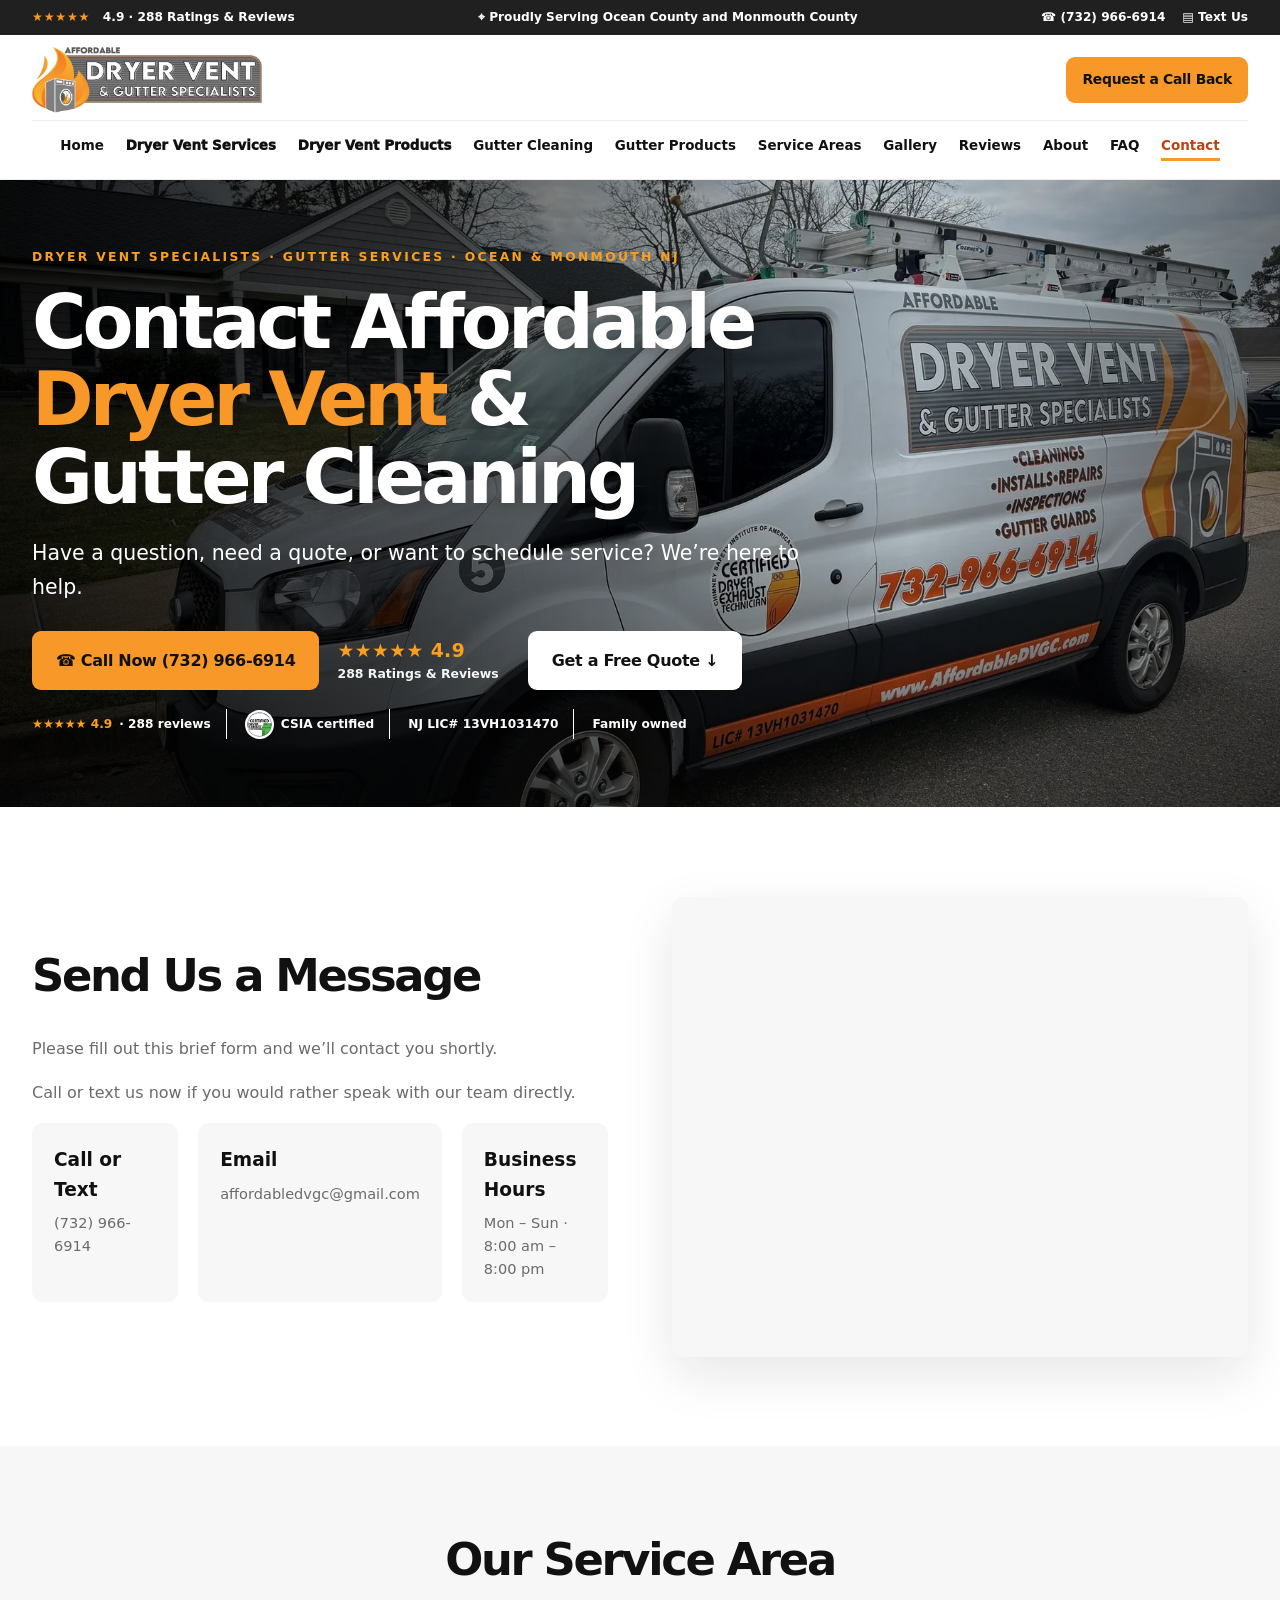
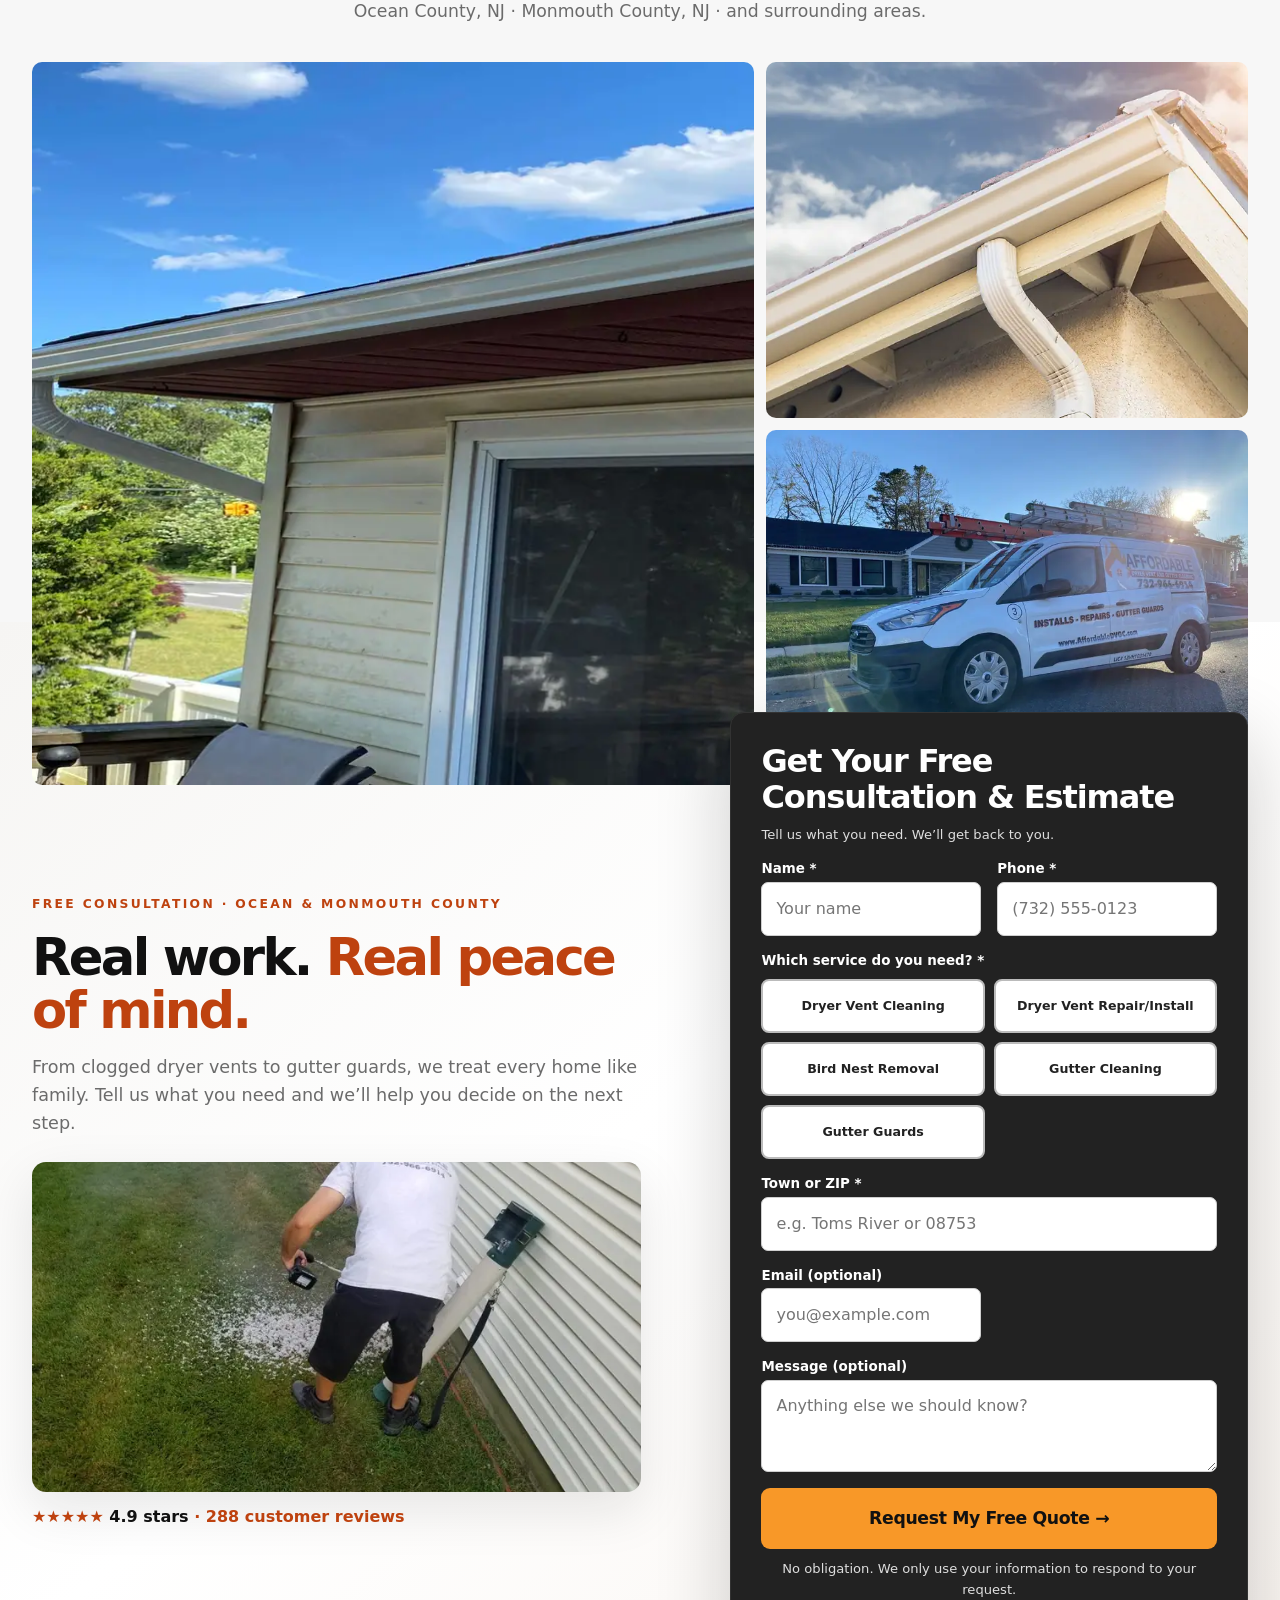
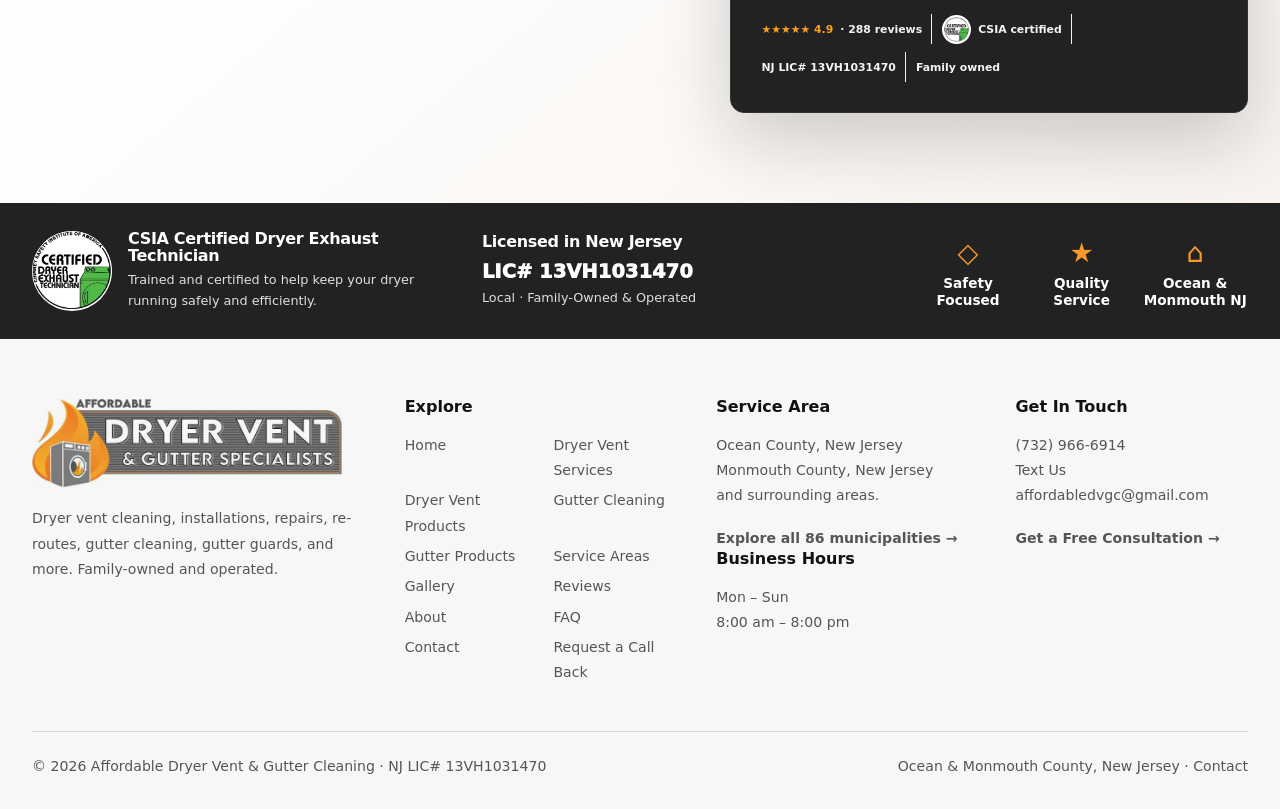
<file: contact/index.html>
<!doctype html><html lang="en"><head>
<meta name="robots" content="noindex, nofollow"><meta charset="utf-8"><meta name="viewport" content="width=device-width, initial-scale=1"><title>Affordable Dryer Vent Cleaning Toms River. Dryer Vent Company Freehold</title><meta name="description" content="Call Affordable Dryer Vent &amp; Gutter Cleaning for dryer vent and gutter cleaning, installations, repairs, and upgrades in the Toms River, NJ area. Dryer Vent Cleaning in Manahawkin. Dryer Cleaning company in Barnegat."><link rel="canonical" href="https://www.affordabledvgc.com/contact"><meta property="og:type" content="website"><meta property="og:title" content="Affordable Dryer Vent Cleaning Toms River. Dryer Vent Company Freehold"><meta property="og:description" content="Call Affordable Dryer Vent &amp; Gutter Cleaning for dryer vent and gutter cleaning, installations, repairs, and upgrades in the Toms River, NJ area. Dryer Vent Cleaning in Manahawkin. Dryer Cleaning company in Barnegat."><meta property="og:url" content="https://www.affordabledvgc.com/contact"><meta property="og:image" content="https://www.affordabledvgc.com/images/van-new-wrap-home-hero.webp"><meta name="twitter:card" content="summary_large_image"><meta name="google-site-verification" content="2fdBZTnhOkYaPpAkXMheePTxEm8ZKxqfasDOxdawYn4"><script type="application/ld+json">{"@context":"https://schema.org","@type":"LocalBusiness","@id":"https://www.affordabledvgc.com/#business","name":"Affordable Dryer Vent & Gutter Cleaning","url":"https://www.affordabledvgc.com/","image":"https://www.affordabledvgc.com/images/van-new-wrap-home-hero.webp","telephone":"+1-732-966-6914","email":"affordabledvgc@gmail.com","priceRange":"Call for an estimate","areaServed":[{"@type":"AdministrativeArea","name":"Ocean County, New Jersey"},{"@type":"AdministrativeArea","name":"Monmouth County, New Jersey"}],"address":{"@type":"PostalAddress","addressRegion":"NJ","addressCountry":"US"},"openingHoursSpecification":[{"@type":"OpeningHoursSpecification","dayOfWeek":["Monday","Tuesday","Wednesday","Thursday","Friday","Saturday","Sunday"],"opens":"08:00","closes":"20:00"}],"aggregateRating":{"@type":"AggregateRating","ratingValue":"4.9","reviewCount":"288","bestRating":"5"},"hasCredential":{"@type":"EducationalOccupationalCredential","credentialCategory":"CSIA Certified Dryer Exhaust Technician"},"identifier":"NJ LIC# 13VH1031470"}</script><link rel="icon" href="../images/favicon.ico"><link rel="preload" as="image" href="../images/van-new-wrap-home-hero.webp"><link rel="stylesheet" href="../assets/site.css"><script src="../assets/site.js" defer></script></head><body><a class="skip" href="#main">Skip to main content</a><div class="topbar"><div class="wrap topbar-inner"><div><span aria-hidden="true" class="stars">★★★★★</span>   4.9 <span> · </span> 288 Ratings &amp; Reviews</div><div class="top-area">⌖ Proudly Serving Ocean County and Monmouth County</div><div><a href="tel:+17329666914">☎ (732) 966-6914</a>    <a href="sms:+17329666914">▤ Text Us</a></div></div></div><header class="header"><div class="wrap header-inner"><a aria-label="Affordable Dryer Vent and Gutter Specialists home" class="brand" data-slug="/" href="../index.html"><img alt="Affordable Dryer Vent and Gutter Specialists logo" class="" decoding="async" height="405" loading="eager" sizes="(max-width:600px) 100vw, (max-width:1100px) 50vw, 33vw" src="../images/logo.webp" srcset="../images/logo-360.webp 360w, ../images/logo-720.webp 720w, ../images/logo-1200.webp 1200w" style="object-position:center" width="1399"/></a><button aria-controls="main-navigation" aria-expanded="false" aria-label="Open navigation" class="menu-toggle">☰</button><nav aria-label="Main navigation" class="nav" id="main-navigation"><a class="" data-slug="/" href="../index.html">Home</a><a class="nav-core" data-slug="/dryer-vent-services" href="../dryer-vent-services/index.html">Dryer Vent Services</a><a class="nav-core" data-slug="/dryer-vent-products" href="../dryer-vent-products/index.html">Dryer Vent Products</a><a class="" data-slug="/gutter-cleaning" href="../gutter-cleaning/index.html">Gutter Cleaning</a><a class="" data-slug="/gutter-products" href="../gutter-products/index.html">Gutter Products</a><a class="" data-slug="/service-areas" href="../service-areas/index.html">Service Areas</a><a class="" data-slug="/gallery" href="../gallery/index.html">Gallery</a><a class="" data-slug="/reviews" href="../reviews/index.html">Reviews</a><a class="" data-slug="/about" href="../about/index.html">About</a><a class="" data-slug="/frequently-asked-questions" href="../frequently-asked-questions/index.html">FAQ</a><a aria-current="page" class="" data-slug="/contact" href="../contact/index.html">Contact</a></nav><div class="header-action"><a class="btn btn-primary btn-sm" data-slug="/request-callback-form" href="../request-callback-form/index.html">Request a Call Back</a></div></div></header><main id="main"><section class="hero"><img alt="Contact Affordable Dryer Vent &amp; Gutter Cleaning — Affordable Dryer Vent and Gutter Specialists" class="hero-image" decoding="async" fetchpriority="high" height="1440" loading="eager" sizes="100vw" src="../images/van-new-wrap-home-hero.webp" srcset="../images/van-new-wrap-home-hero-360.webp 360w, ../images/van-new-wrap-home-hero-720.webp 720w, ../images/van-new-wrap-home-hero-1200.webp 1200w, ../images/van-new-wrap-home-hero-1800.webp 1800w, ../images/van-new-wrap-home-hero-1920.webp 1920w" style="object-position:center" width="1920"/><div class="wrap hero-inner no-form"><div class="hero-copy"><div class="eyebrow">Dryer Vent Specialists · Gutter Services · Ocean &amp; Monmouth NJ</div><h1>Contact Affordable <span class="brand-focus">Dryer Vent</span> &amp; Gutter Cleaning</h1><p class="lead">Have a question, need a quote, or want to schedule service? We’re here to help.</p><div class="hero-cta-cluster"><a aria-label="Call Affordable Dryer Vent and Gutter Specialists at 732 966 6914" class="btn btn-primary" href="tel:+17329666914">☎ Call Now (732) 966-6914</a><div class="hero-stars"><strong>★★★★★ 4.9</strong><span>288 Ratings &amp; Reviews</span></div><a class="btn btn-light" href="#quote">Get a Free Quote ↓</a></div><div class="microtrust"><span><b>★★★★★ 4.9</b> · 288 reviews</span><span class="trust-certified"><img alt="CSIA Certified Dryer Exhaust Technician badge" height="29" loading="lazy" src="../images/logo-certified-badge.webp" width="29"/> CSIA certified</span><span>NJ LIC# 13VH1031470</span><span>Family owned</span></div></div></div></section><section class="section"><div class="wrap"><div class="split"><div class="copy reveal"><h2>Send Us a Message</h2><p>Please fill out this brief form and we’ll contact you shortly.</p><p>Call or text us now if you would rather speak with our team directly.</p><div class="safety-tiles"><div class="safety-tile"><strong>Call or Text</strong><p><a href="tel:+17329666914">(732) 966-6914</a></p></div><div class="safety-tile"><strong>Email</strong><p><a href="mailto:affordabledvgc@gmail.com">affordabledvgc@gmail.com</a></p></div><div class="safety-tile"><strong>Business Hours</strong><p>Mon – Sun · 8:00 am – 8:00 pm</p></div></div></div><div class="reveal"><div class="media"><img alt="Company branded van parked at an Ocean County New Jersey home" class="" decoding="async" height="1440" loading="lazy" sizes="(max-width:600px) 100vw, (max-width:1100px) 50vw, 33vw" src="../images/van-new-wrap-home-hero.webp" srcset="../images/van-new-wrap-home-hero-360.webp 360w, ../images/van-new-wrap-home-hero-720.webp 720w, ../images/van-new-wrap-home-hero-1200.webp 1200w, ../images/van-new-wrap-home-hero-1800.webp 1800w, ../images/van-new-wrap-home-hero-1920.webp 1920w" style="object-position:center" width="1920"/></div></div></div></div></section><section class="section section-alt"><div class="wrap"><div class="section-title center reveal"><h2>Our Service Area</h2><p>Ocean County, NJ · Monmouth County, NJ · and surrounding areas.</p></div><div class="photo-stack reveal"><img alt="Technician working on New Jersey suburban home" class="" decoding="async" height="1920" loading="lazy" sizes="(max-width:600px) 100vw, (max-width:1100px) 50vw, 33vw" src="../images/tech-ladder-2nd-story-house.webp" srcset="../images/tech-ladder-2nd-story-house-360.webp 360w, ../images/tech-ladder-2nd-story-house-720.webp 720w, ../images/tech-ladder-2nd-story-house-1200.webp 1200w, ../images/tech-ladder-2nd-story-house-1800.webp 1800w, ../images/tech-ladder-2nd-story-house-1920.webp 1920w" style="object-position:center" width="1920"/><div class="stack-right"><img alt="White gutters and downspouts on residential home" class="" decoding="async" height="800" loading="lazy" sizes="(max-width:600px) 100vw, (max-width:1100px) 50vw, 33vw" src="../images/gutter-installation-and-repair.webp" srcset="../images/gutter-installation-and-repair-360.webp 360w, ../images/gutter-installation-and-repair-720.webp 720w, ../images/gutter-installation-and-repair-1200.webp 1200w" style="object-position:center" width="1200"/><img alt="Affordable service truck with ladders" class="" decoding="async" height="1440" loading="lazy" sizes="(max-width:600px) 100vw, (max-width:1100px) 50vw, 33vw" src="../images/van-old-wrap-ladders.webp" srcset="../images/van-old-wrap-ladders-360.webp 360w, ../images/van-old-wrap-ladders-720.webp 720w, ../images/van-old-wrap-ladders-1200.webp 1200w, ../images/van-old-wrap-ladders-1800.webp 1800w, ../images/van-old-wrap-ladders-1920.webp 1920w" style="object-position:center" width="1920"/></div></div></div></section><section class="section quote-section" id="quote"><div class="wrap quote-layout"><div class="quote-story reveal"><div class="eyebrow">Free consultation · Ocean &amp; Monmouth County</div><h2>Real work. <span class="burnt">Real peace of mind.</span></h2><p>From clogged dryer vents to gutter guards, we treat every home like family. Tell us what you need and we’ll help you decide on the next step.</p><div class="quote-photo"><img alt="Real dryer vent cleaning performed by Affordable Dryer Vent and Gutter Specialists" class="" decoding="async" height="756" loading="lazy" sizes="(max-width:600px) 100vw, (max-width:1100px) 50vw, 33vw" src="../images/Cleaning-out-the-dryer-vent_1.webp" srcset="../images/Cleaning-out-the-dryer-vent_1-360.webp 360w, ../images/Cleaning-out-the-dryer-vent_1-720.webp 720w" style="object-position:center" width="1008"/></div><div class="quote-proof">★★★★★ <strong>4.9 stars</strong> · 288 customer reviews</div></div><form action="/thank-you" class="quote" data-lead-form="" data-netlify="true" method="POST" name="lead-contact" netlify-honeypot="bot-field"><h2>Get Your Free Consultation &amp; Estimate</h2><p>Tell us what you need. We’ll get back to you.</p><input name="form-name" type="hidden" value="lead-contact"/><p style="display:none"><label>Leave this field blank: <input name="bot-field"/></label></p><div class="formgrid"><div class="field"><label for="contact-name">Name *</label><input autocomplete="name" id="contact-name" name="name" placeholder="Your name" required="" type="text"/></div><div class="field"><label for="contact-phone">Phone *</label><input autocomplete="tel" id="contact-phone" name="phone" placeholder="(732) 555-0123" required="" type="tel"/></div><fieldset class="field full service-picker"><legend>Which service do you need? *</legend><div class="service-options"><label class="service-option"><input name="service" required="" type="radio" value="Dryer Vent Cleaning"/><span>Dryer Vent Cleaning</span></label><label class="service-option"><input name="service" type="radio" value="Dryer Vent Repair/Install"/><span>Dryer Vent Repair/Install</span></label><label class="service-option"><input name="service" type="radio" value="Bird Nest Removal"/><span>Bird Nest Removal</span></label><label class="service-option"><input name="service" type="radio" value="Gutter Cleaning"/><span>Gutter Cleaning</span></label><label class="service-option"><input name="service" type="radio" value="Gutter Guards"/><span>Gutter Guards</span></label></div></fieldset><div class="field full"><label for="contact-town_zip">Town or ZIP *</label><input autocomplete="postal-code" id="contact-town_zip" name="town_zip" placeholder="e.g. Toms River or 08753" required="" type="text"/></div><div class="field"><label for="contact-email">Email (optional)</label><input autocomplete="email" id="contact-email" name="email" placeholder="you@example.com" type="email"/></div><div class="field full"><label for="contact-message">Message (optional)</label><textarea id="contact-message" name="message" placeholder="Anything else we should know?"></textarea></div></div><button class="btn btn-primary" data-label="Request My Free Quote →" type="submit">Request My Free Quote →</button><p class="form-note">No obligation. We only use your information to respond to your request.</p><div aria-live="polite" class="form-feedback" role="status"></div><div class="microtrust"><span><b>★★★★★ 4.9</b> · 288 reviews</span><span class="trust-certified"><img alt="CSIA Certified Dryer Exhaust Technician badge" height="29" loading="lazy" src="../images/logo-certified-badge.webp" width="29"/> CSIA certified</span><span>NJ LIC# 13VH1031470</span><span>Family owned</span></div></form></div></section></main><section class="credentials"><div class="wrap credential-inner"><div class="credential-badge"><img alt="CSIA Certified Dryer Exhaust Technician badge" class="" decoding="async" height="251" loading="lazy" sizes="(max-width:600px) 100vw, (max-width:1100px) 50vw, 33vw" src="../images/logo-certified-badge.webp" srcset="../images/logo-certified-badge.webp 250w" style="object-position:center" width="250"/><div><h3>CSIA Certified Dryer Exhaust Technician</h3><p>Trained and certified to help keep your dryer running safely and efficiently.</p></div></div><div><h3>Licensed in New Jersey</h3><div class="license">LIC# 13VH1031470</div><p>Local · Family-Owned &amp; Operated</p></div><div class="trust-trio"><div><span>◇</span><strong>Safety<br/>Focused</strong></div><div><span>★</span><strong>Quality<br/>Service</strong></div><div><span>⌂</span><strong>Ocean &amp;<br/>Monmouth NJ</strong></div></div></div></section><footer class="footer"><div class="wrap"><div class="footer-grid"><div><a data-slug="/" href="../index.html"><img alt="Affordable Dryer Vent and Gutter Specialists logo" class="footer-logo" decoding="async" height="405" loading="lazy" sizes="(max-width:600px) 100vw, (max-width:1100px) 50vw, 33vw" src="../images/logo.webp" srcset="../images/logo-360.webp 360w, ../images/logo-720.webp 720w, ../images/logo-1200.webp 1200w" style="object-position:center" width="1399"/></a><p>Dryer vent cleaning, installations, repairs, re-routes, gutter cleaning, gutter guards, and more. Family-owned and operated.</p></div><div><h3>Explore</h3><div class="footer-links"><a class="" data-slug="/" href="../index.html">Home</a><a class="" data-slug="/dryer-vent-services" href="../dryer-vent-services/index.html">Dryer Vent Services</a><a class="" data-slug="/dryer-vent-products" href="../dryer-vent-products/index.html">Dryer Vent Products</a><a class="" data-slug="/gutter-cleaning" href="../gutter-cleaning/index.html">Gutter Cleaning</a><a class="" data-slug="/gutter-products" href="../gutter-products/index.html">Gutter Products</a><a class="" data-slug="/service-areas" href="../service-areas/index.html">Service Areas</a><a class="" data-slug="/gallery" href="../gallery/index.html">Gallery</a><a class="" data-slug="/reviews" href="../reviews/index.html">Reviews</a><a class="" data-slug="/about" href="../about/index.html">About</a><a class="" data-slug="/frequently-asked-questions" href="../frequently-asked-questions/index.html">FAQ</a><a class="" data-slug="/contact" href="../contact/index.html">Contact</a><a class="" data-slug="/request-callback-form" href="../request-callback-form/index.html">Request a Call Back</a></div></div><div><h3>Service Area</h3><p>Ocean County, New Jersey<br/>Monmouth County, New Jersey<br/>and surrounding areas.</p><a class="text-link" data-slug="/service-areas" href="../service-areas/index.html">Explore all 86 municipalities →</a><h3>Business Hours</h3><p>Mon – Sun<br/>8:00 am – 8:00 pm</p></div><div><h3>Get In Touch</h3><p><a href="tel:+17329666914">(732) 966-6914</a><br/><a href="sms:+17329666914">Text Us</a><br/><a href="mailto:affordabledvgc@gmail.com">affordabledvgc@gmail.com</a></p><a class="text-link" data-slug="/request-callback-form" href="../request-callback-form/index.html">Get a Free Consultation →</a></div></div><div class="footer-bottom"><p>© 2026 Affordable Dryer Vent &amp; Gutter Cleaning · NJ LIC# 13VH1031470</p><p>Ocean &amp; Monmouth County, New Jersey · <a class="" data-slug="/contact" href="../contact/index.html">Contact</a></p></div></div></footer><nav aria-label="Quick contact actions" class="mobile-actions"><a class="mobile-call" href="tel:+17329666914"><span>☎ Call</span><small>(732) 966-6914</small></a><a href="sms:+17329666914">▤ Text Us</a><a class="mobile-quote" href="#quote">Free Quote ↓</a></nav></body></html>
</file>
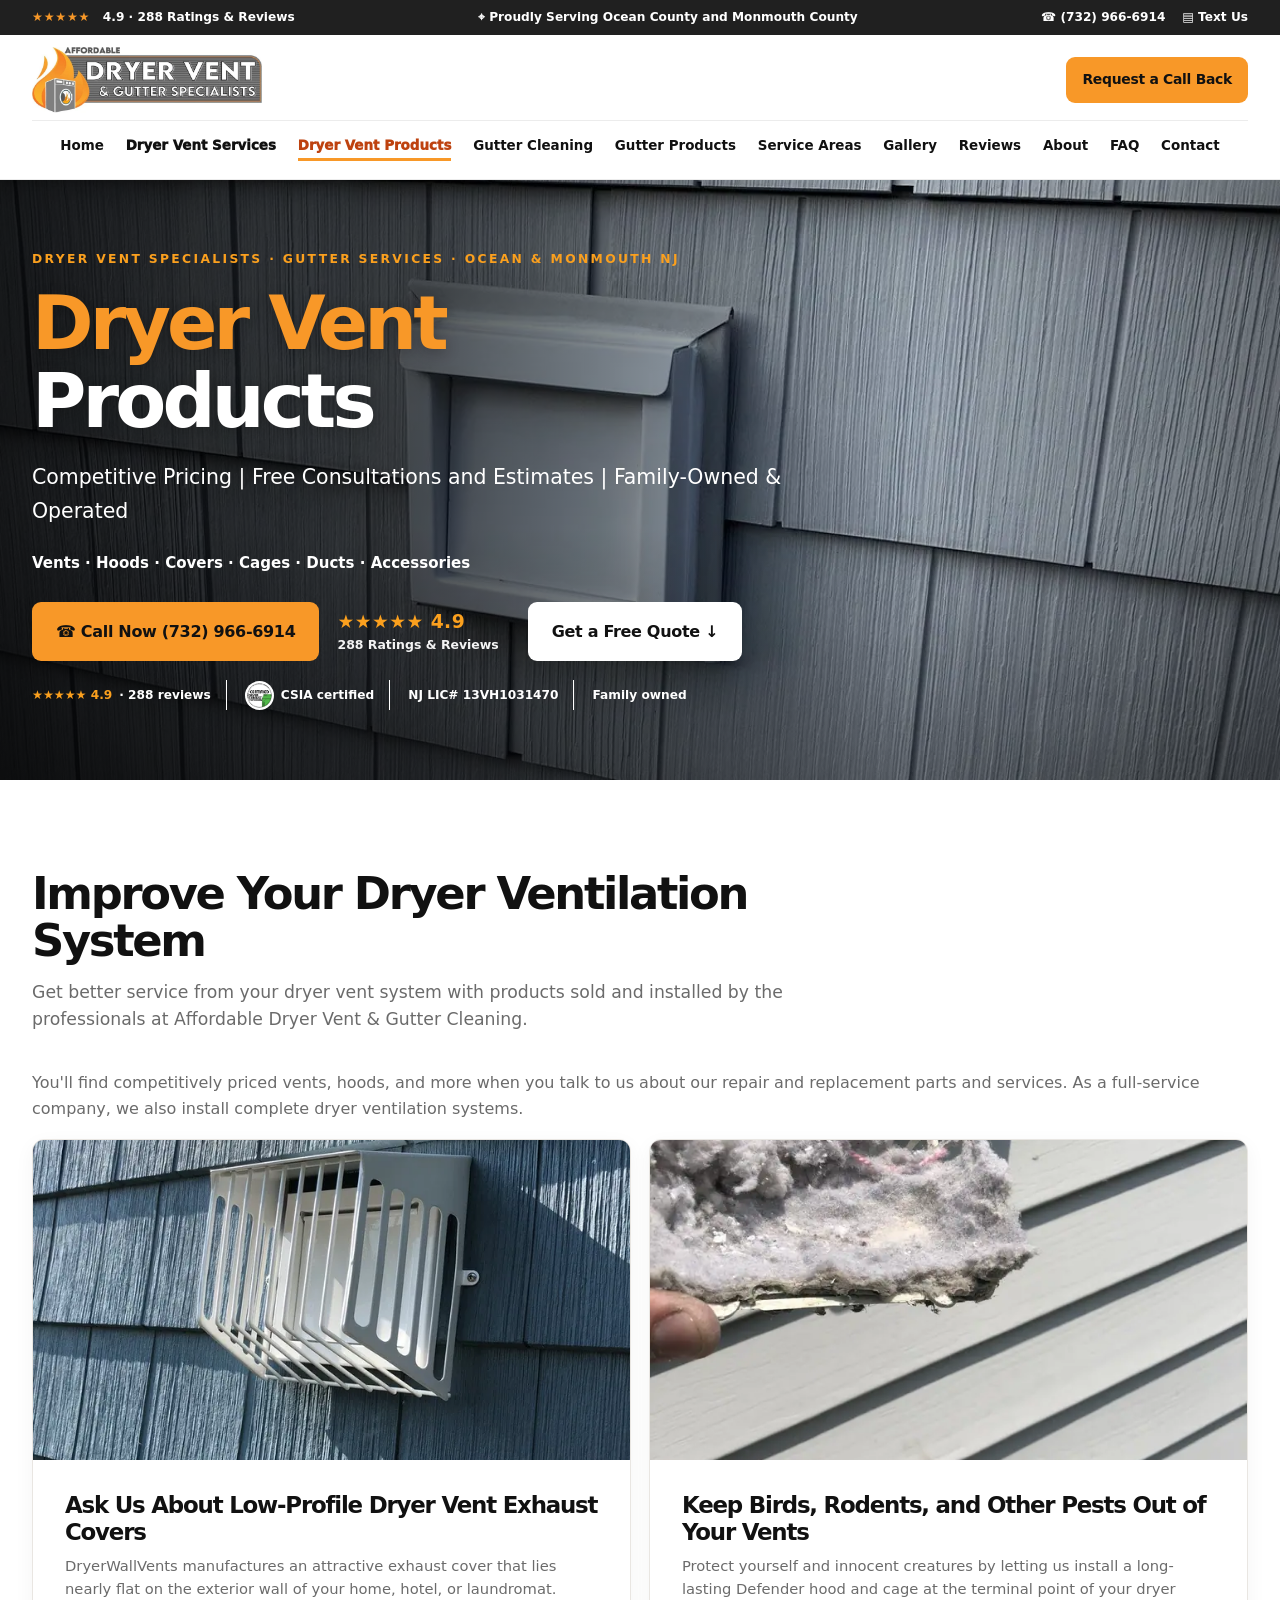
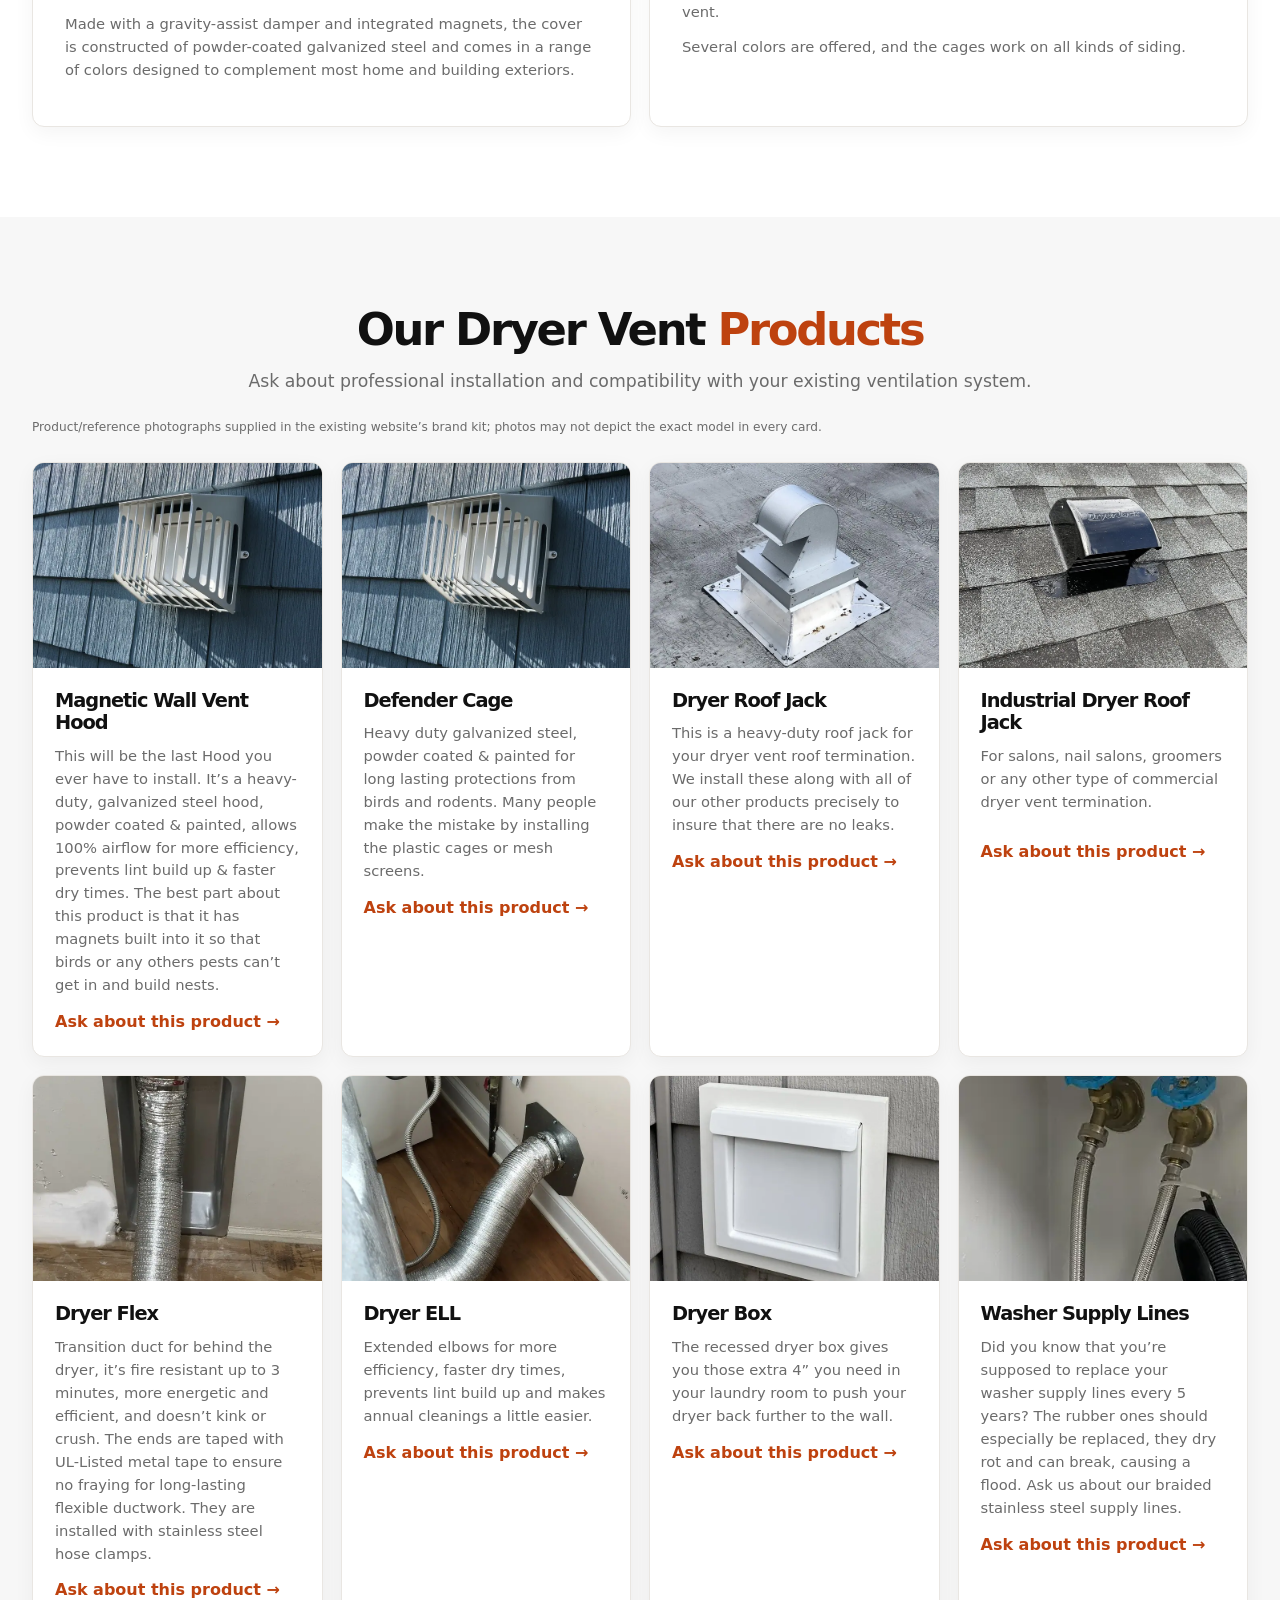
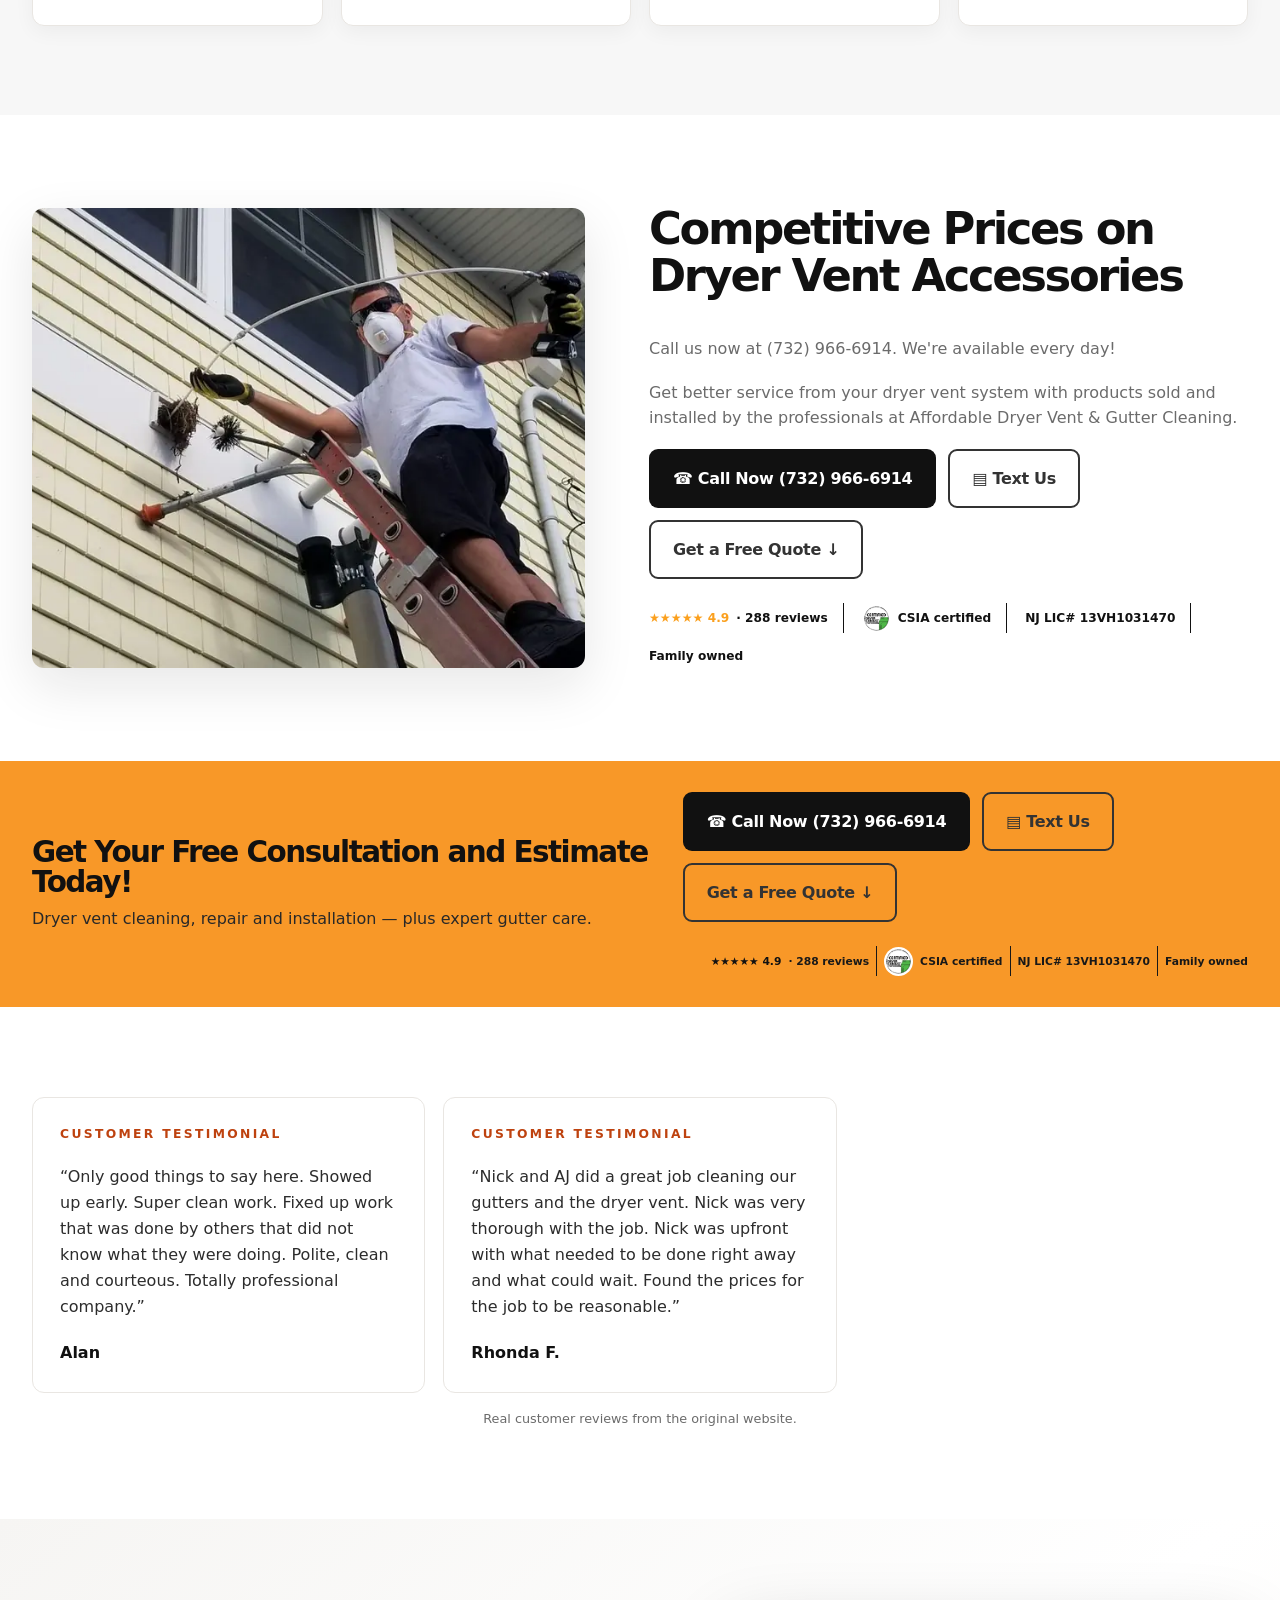
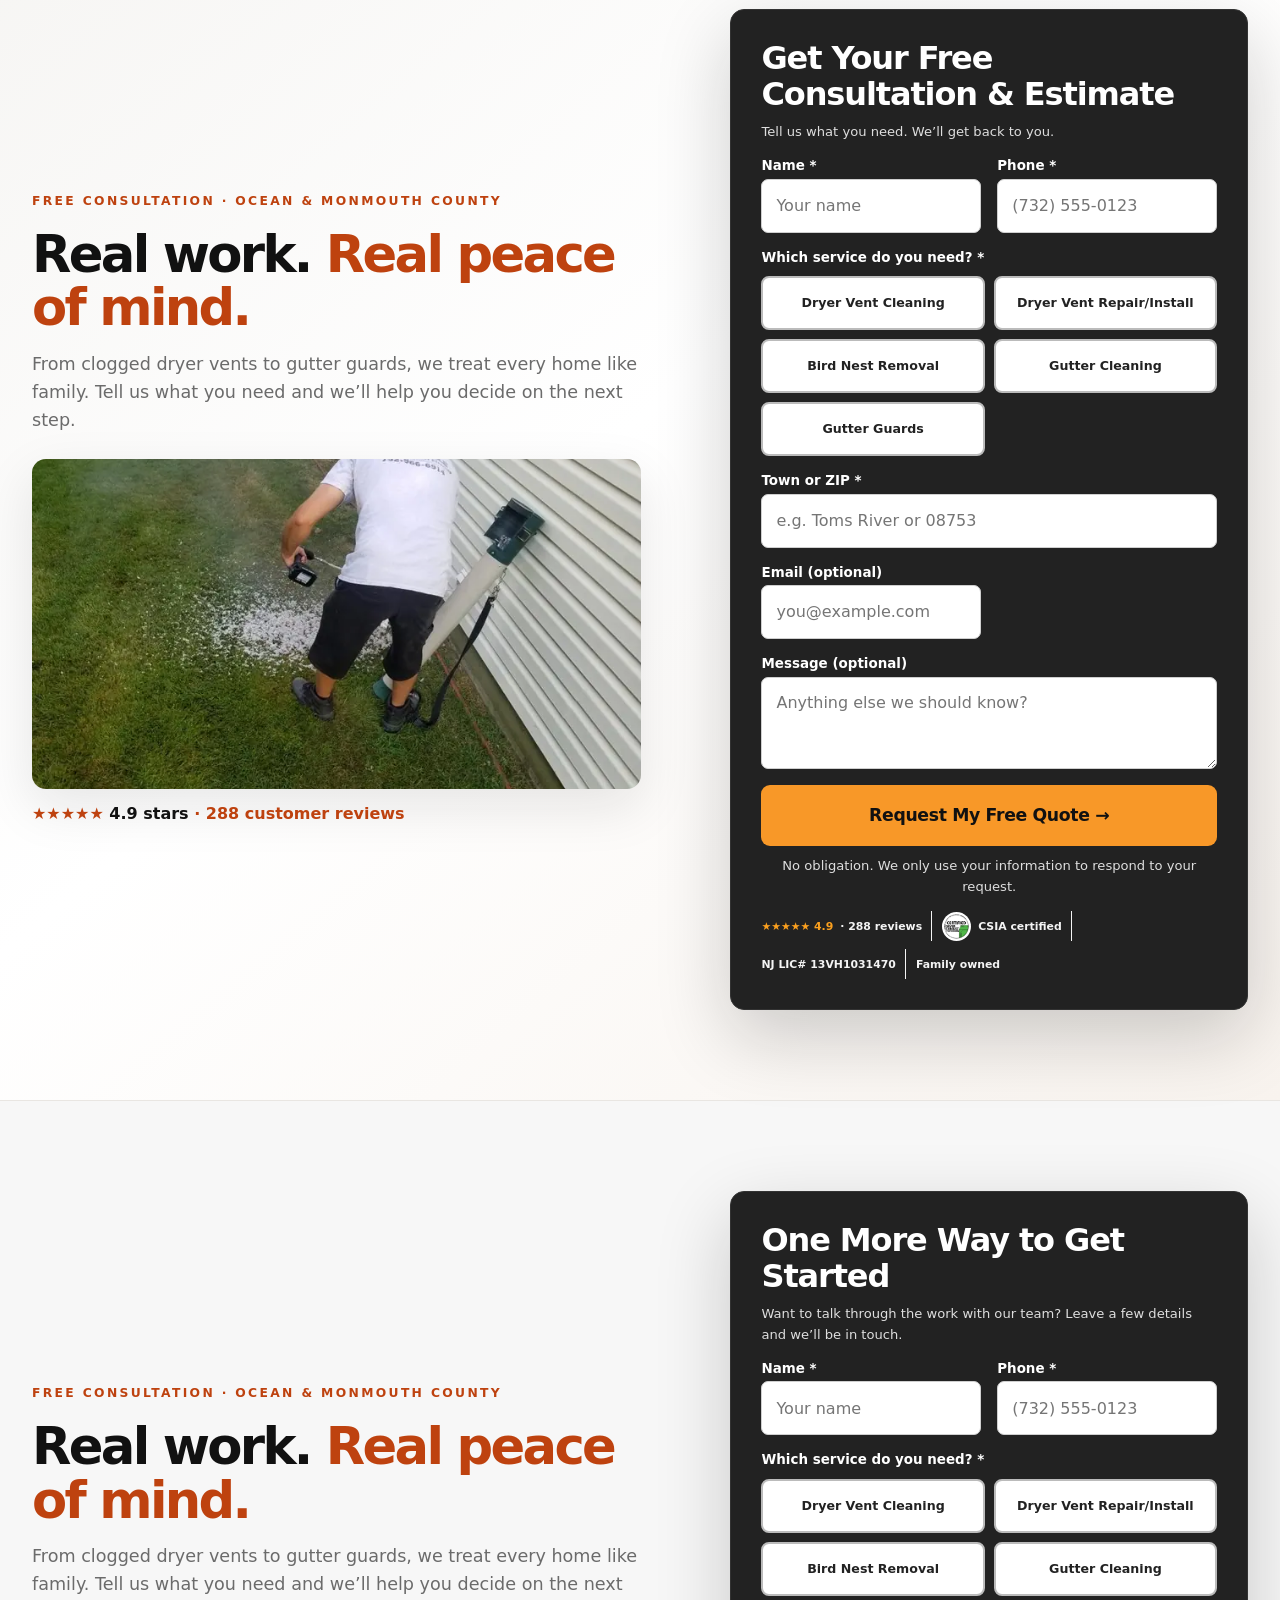
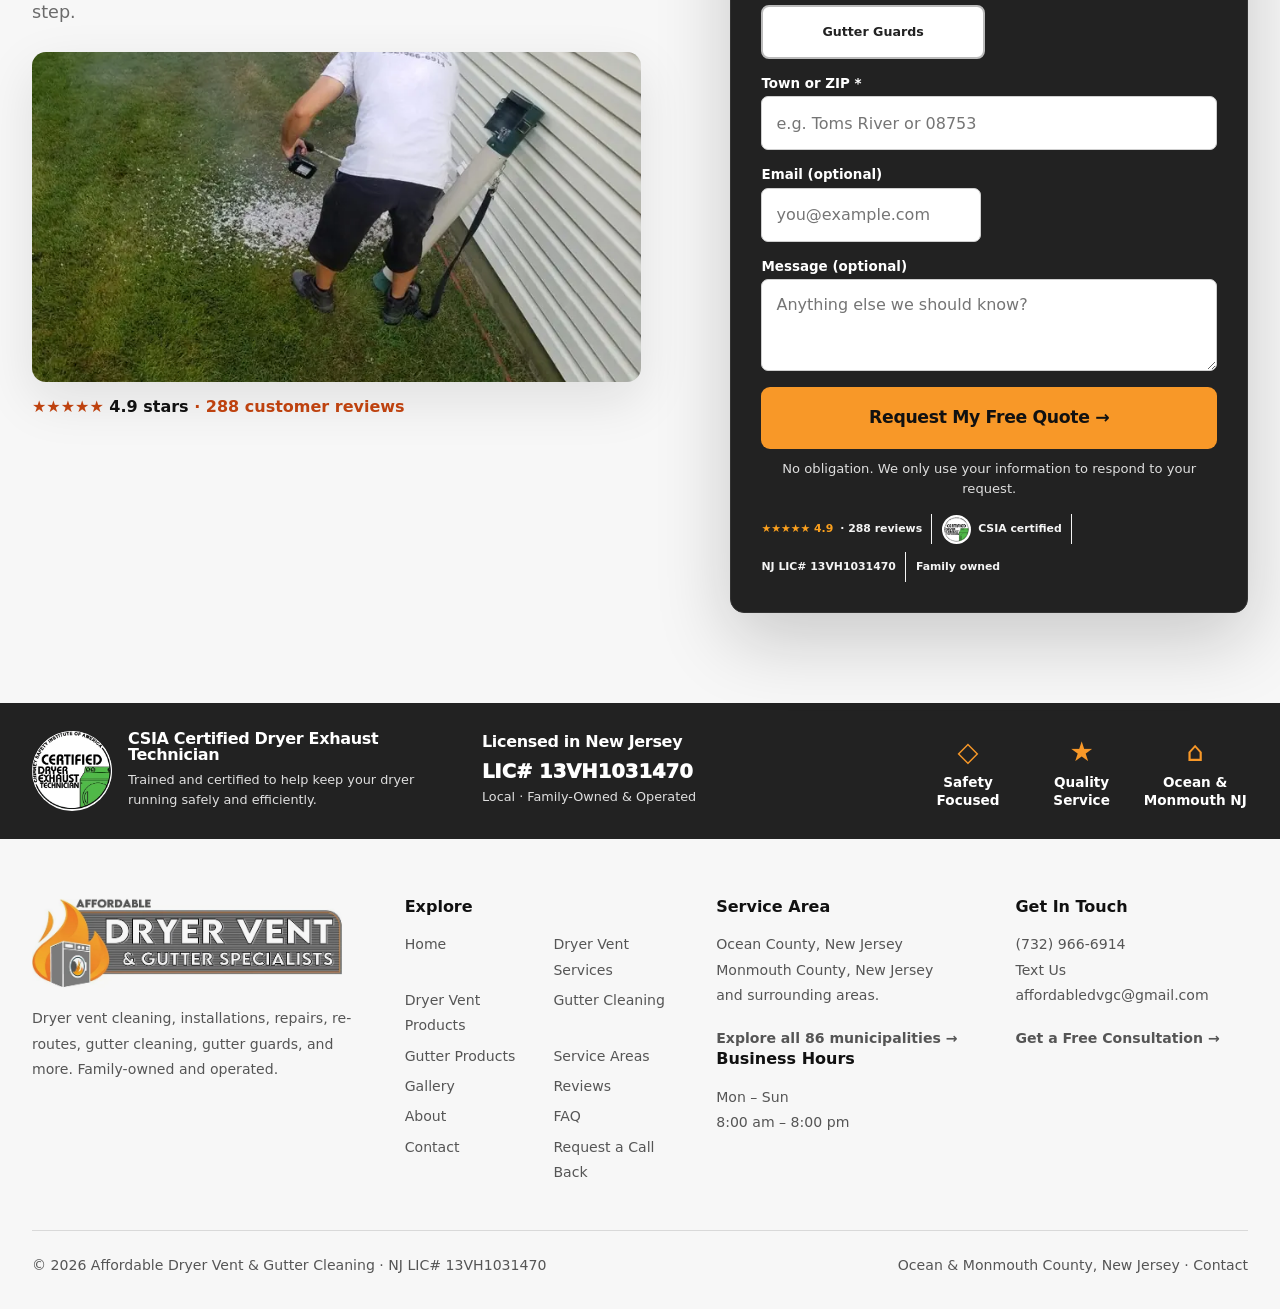
<file: dryer-vent-products/index.html>
<!doctype html><html lang="en"><head>
<meta name="robots" content="noindex, nofollow"><meta charset="utf-8"><meta name="viewport" content="width=device-width, initial-scale=1"><title>Dryer Vent Cleaning Products in Toms River NJ. Dryer Cleaning Freehold</title><meta name="description" content="Affordable Dryer Vent &amp; Gutter Cleaning  near Manahawkin NJ. -Clean my dryer vent in Manasquan NJ. Dryer Vent Company in Barnegat. Competitive price. Emergency work. Call for a free estimate. Use our online form. Dryer vent products installed."><link rel="canonical" href="https://www.affordabledvgc.com/dryer-vent-products"><meta property="og:type" content="website"><meta property="og:title" content="Dryer Vent Cleaning Products in Toms River NJ. Dryer Cleaning Freehold"><meta property="og:description" content="Affordable Dryer Vent &amp; Gutter Cleaning  near Manahawkin NJ. -Clean my dryer vent in Manasquan NJ. Dryer Vent Company in Barnegat. Competitive price. Emergency work. Call for a free estimate. Use our online form. Dryer vent products installed."><meta property="og:url" content="https://www.affordabledvgc.com/dryer-vent-products"><meta property="og:image" content="https://www.affordabledvgc.com/images/van-new-wrap-home-hero.webp"><meta name="twitter:card" content="summary_large_image"><meta name="google-site-verification" content="2fdBZTnhOkYaPpAkXMheePTxEm8ZKxqfasDOxdawYn4"><script type="application/ld+json">{"@context":"https://schema.org","@type":"LocalBusiness","@id":"https://www.affordabledvgc.com/#business","name":"Affordable Dryer Vent & Gutter Cleaning","url":"https://www.affordabledvgc.com/","image":"https://www.affordabledvgc.com/images/van-new-wrap-home-hero.webp","telephone":"+1-732-966-6914","email":"affordabledvgc@gmail.com","priceRange":"Call for an estimate","areaServed":[{"@type":"AdministrativeArea","name":"Ocean County, New Jersey"},{"@type":"AdministrativeArea","name":"Monmouth County, New Jersey"}],"address":{"@type":"PostalAddress","addressRegion":"NJ","addressCountry":"US"},"openingHoursSpecification":[{"@type":"OpeningHoursSpecification","dayOfWeek":["Monday","Tuesday","Wednesday","Thursday","Friday","Saturday","Sunday"],"opens":"08:00","closes":"20:00"}],"aggregateRating":{"@type":"AggregateRating","ratingValue":"4.9","reviewCount":"288","bestRating":"5"},"hasCredential":{"@type":"EducationalOccupationalCredential","credentialCategory":"CSIA Certified Dryer Exhaust Technician"},"identifier":"NJ LIC# 13VH1031470"}</script><link rel="icon" href="../images/favicon.ico"><link rel="preload" as="image" href="../images/gallery-hero-2cfb47ba-53cac339.webp"><link rel="stylesheet" href="../assets/site.css"><script src="../assets/site.js" defer></script></head><body><a class="skip" href="#main">Skip to main content</a><div class="topbar"><div class="wrap topbar-inner"><div><span aria-hidden="true" class="stars">★★★★★</span>   4.9 <span> · </span> 288 Ratings &amp; Reviews</div><div class="top-area">⌖ Proudly Serving Ocean County and Monmouth County</div><div><a href="tel:+17329666914">☎ (732) 966-6914</a>    <a href="sms:+17329666914">▤ Text Us</a></div></div></div><header class="header"><div class="wrap header-inner"><a aria-label="Affordable Dryer Vent and Gutter Specialists home" class="brand" data-slug="/" href="../index.html"><img alt="Affordable Dryer Vent and Gutter Specialists logo" class="" decoding="async" height="405" loading="eager" sizes="(max-width:600px) 100vw, (max-width:1100px) 50vw, 33vw" src="../images/logo.webp" srcset="../images/logo-360.webp 360w, ../images/logo-720.webp 720w, ../images/logo-1200.webp 1200w" style="object-position:center" width="1399"/></a><button aria-controls="main-navigation" aria-expanded="false" aria-label="Open navigation" class="menu-toggle">☰</button><nav aria-label="Main navigation" class="nav" id="main-navigation"><a class="" data-slug="/" href="../index.html">Home</a><a class="nav-core" data-slug="/dryer-vent-services" href="../dryer-vent-services/index.html">Dryer Vent Services</a><a aria-current="page" class="nav-core" data-slug="/dryer-vent-products" href="../dryer-vent-products/index.html">Dryer Vent Products</a><a class="" data-slug="/gutter-cleaning" href="../gutter-cleaning/index.html">Gutter Cleaning</a><a class="" data-slug="/gutter-products" href="../gutter-products/index.html">Gutter Products</a><a class="" data-slug="/service-areas" href="../service-areas/index.html">Service Areas</a><a class="" data-slug="/gallery" href="../gallery/index.html">Gallery</a><a class="" data-slug="/reviews" href="../reviews/index.html">Reviews</a><a class="" data-slug="/about" href="../about/index.html">About</a><a class="" data-slug="/frequently-asked-questions" href="../frequently-asked-questions/index.html">FAQ</a><a class="" data-slug="/contact" href="../contact/index.html">Contact</a></nav><div class="header-action"><a class="btn btn-primary btn-sm" data-slug="/request-callback-form" href="../request-callback-form/index.html">Request a Call Back</a></div></div></header><main id="main"><section class="hero"><img alt="Dryer Vent Products — Affordable Dryer Vent and Gutter Specialists" class="hero-image" decoding="async" fetchpriority="high" height="1082" loading="eager" sizes="100vw" src="../images/gallery-hero-2cfb47ba-53cac339.webp" srcset="../images/gallery-hero-2cfb47ba-53cac339-360.webp 360w, ../images/gallery-hero-2cfb47ba-53cac339-720.webp 720w, ../images/gallery-hero-2cfb47ba-53cac339-1200.webp 1200w" style="object-position:center" width="1536"/><div class="wrap hero-inner no-form"><div class="hero-copy"><div class="eyebrow">Dryer Vent Specialists · Gutter Services · Ocean &amp; Monmouth NJ</div><h1><span class="brand-focus">Dryer Vent</span> Products</h1><p class="lead">Competitive Pricing | Free Consultations and Estimates | Family-Owned &amp; Operated</p><p class="hero-kicker">Vents · Hoods · Covers · Cages · Ducts · Accessories</p><div class="hero-cta-cluster"><a aria-label="Call Affordable Dryer Vent and Gutter Specialists at 732 966 6914" class="btn btn-primary" href="tel:+17329666914">☎ Call Now (732) 966-6914</a><div class="hero-stars"><strong>★★★★★ 4.9</strong><span>288 Ratings &amp; Reviews</span></div><a class="btn btn-light" href="#quote">Get a Free Quote ↓</a></div><div class="microtrust"><span><b>★★★★★ 4.9</b> · 288 reviews</span><span class="trust-certified"><img alt="CSIA Certified Dryer Exhaust Technician badge" height="29" loading="lazy" src="../images/logo-certified-badge.webp" width="29"/> CSIA certified</span><span>NJ LIC# 13VH1031470</span><span>Family owned</span></div></div></div></section><section class="section"><div class="wrap"><div class="section-title reveal"><h2>Improve Your Dryer Ventilation System</h2><p>Get better service from your dryer vent system with products sold and installed by the professionals at Affordable Dryer Vent &amp; Gutter Cleaning.</p></div><p>You'll find competitively priced vents, hoods, and more when you talk to us about our repair and replacement parts and services. As a full-service company, we also install complete dryer ventilation systems.</p><div class="service-callout"><div class="card"><div class="card-photo"><img alt="Wall dryer vent cover product" class="" decoding="async" height="1377" loading="lazy" sizes="(max-width:600px) 100vw, (max-width:1100px) 50vw, 33vw" src="../images/affordable-dryer-vent-and-gutter-cleaning-content-dryer-vent-products-01.webp" srcset="../images/affordable-dryer-vent-and-gutter-cleaning-content-dryer-vent-products-01-360.webp 360w, ../images/affordable-dryer-vent-and-gutter-cleaning-content-dryer-vent-products-01-720.webp 720w" style="object-position:center" width="1170"/></div><div class="card-body"><h3>Ask Us About Low-Profile Dryer Vent Exhaust Covers</h3><p>DryerWallVents manufactures an attractive exhaust cover that lies nearly flat on the exterior wall of your home, hotel, or laundromat.</p><p>Made with a gravity-assist damper and integrated magnets, the cover is constructed of powder-coated galvanized steel and comes in a range of colors designed to complement most home and building exteriors.</p></div></div><div class="card"><div class="card-photo"><img alt="Lint-clogged vent cage illustrates the need for proper equipment" class="" decoding="async" height="1450" loading="lazy" sizes="(max-width:600px) 100vw, (max-width:1100px) 50vw, 33vw" src="../images/Clogged-dryer-vent_2_d1450_1.webp" srcset="../images/Clogged-dryer-vent_2_d1450_1-360.webp 360w, ../images/Clogged-dryer-vent_2_d1450_1-720.webp 720w" style="object-position:center" width="1087"/></div><div class="card-body"><h3>Keep Birds, Rodents, and Other Pests Out of Your Vents</h3><p>Protect yourself and innocent creatures by letting us install a long-lasting Defender hood and cage at the terminal point of your dryer vent.</p><p>Several colors are offered, and the cages work on all kinds of siding.</p></div></div></div></div></section><section class="section section-alt"><div class="wrap"><div class="section-title center reveal"><h2>Our Dryer Vent <span class="burnt">Products</span></h2><p>Ask about professional installation and compatibility with your existing ventilation system.</p></div><p class="photo-caption" style="margin:-15px 0 25px">Product/reference photographs supplied in the existing website’s brand kit; photos may not depict the exact model in every card.</p><div class="cards product-cards"><article class="card reveal"><div class="card-photo"><img alt="Magnetic Wall Vent Hood — product/reference photo" class="" decoding="async" height="1377" loading="lazy" sizes="(max-width:600px) 100vw, (max-width:1100px) 50vw, 33vw" src="../images/affordable-dryer-vent-and-gutter-cleaning-content-dryer-vent-products-01.webp" srcset="../images/affordable-dryer-vent-and-gutter-cleaning-content-dryer-vent-products-01-360.webp 360w, ../images/affordable-dryer-vent-and-gutter-cleaning-content-dryer-vent-products-01-720.webp 720w" style="object-position:center" width="1170"/></div><div class="card-body"><h3>Magnetic Wall Vent Hood</h3><p>This will be the last Hood you ever have to install. It’s a heavy-duty, galvanized steel hood, powder coated &amp; painted, allows 100% airflow for more efficiency, prevents lint build up &amp; faster dry times. The best part about this product is that it has magnets built into it so that birds or any others pests can’t get in and build nests.</p><a class="arrow-link" data-slug="/request-callback-form" href="../request-callback-form/index.html">Ask about this product →</a></div></article><article class="card reveal"><div class="card-photo"><img alt="Defender Cage — product/reference photo" class="" decoding="async" height="1377" loading="lazy" sizes="(max-width:600px) 100vw, (max-width:1100px) 50vw, 33vw" src="../images/affordable-dryer-vent-and-gutter-cleaning-content-dryer-vent-products-01.webp" srcset="../images/affordable-dryer-vent-and-gutter-cleaning-content-dryer-vent-products-01-360.webp 360w, ../images/affordable-dryer-vent-and-gutter-cleaning-content-dryer-vent-products-01-720.webp 720w" style="object-position:center" width="1170"/></div><div class="card-body"><h3>Defender Cage</h3><p>Heavy duty galvanized steel, powder coated &amp; painted for long lasting protections from birds and rodents. Many people make the mistake by installing the plastic cages or mesh screens.</p><a class="arrow-link" data-slug="/request-callback-form" href="../request-callback-form/index.html">Ask about this product →</a></div></article><article class="card reveal"><div class="card-photo"><img alt="Dryer Roof Jack — product/reference photo" class="" decoding="async" height="861" loading="lazy" sizes="(max-width:600px) 100vw, (max-width:1100px) 50vw, 33vw" src="../images/affordable-dryer-vent-and-gutter-cleaning-content-dryer-vent-products-07.webp" srcset="../images/affordable-dryer-vent-and-gutter-cleaning-content-dryer-vent-products-07-360.webp 360w, ../images/affordable-dryer-vent-and-gutter-cleaning-content-dryer-vent-products-07-720.webp 720w" style="object-position:center" width="847"/></div><div class="card-body"><h3>Dryer Roof Jack</h3><p>This is a heavy-duty roof jack for your dryer vent roof termination. We install these along with all of our other products precisely to insure that there are no leaks.</p><a class="arrow-link" data-slug="/request-callback-form" href="../request-callback-form/index.html">Ask about this product →</a></div></article><article class="card reveal"><div class="card-photo"><img alt="Industrial Dryer Roof Jack — product/reference photo" class="" decoding="async" height="1247" loading="lazy" sizes="(max-width:600px) 100vw, (max-width:1100px) 50vw, 33vw" src="../images/affordable-dryer-vent-and-gutter-cleaning-content-dryer-vent-products-04.webp" srcset="../images/affordable-dryer-vent-and-gutter-cleaning-content-dryer-vent-products-04-360.webp 360w, ../images/affordable-dryer-vent-and-gutter-cleaning-content-dryer-vent-products-04-720.webp 720w" style="object-position:center" width="1170"/></div><div class="card-body"><h3>Industrial Dryer Roof Jack</h3><p>For salons, nail salons, groomers or any other type of commercial dryer vent termination.</p><a class="arrow-link" data-slug="/request-callback-form" href="../request-callback-form/index.html">Ask about this product →</a></div></article><article class="card reveal"><div class="card-photo"><img alt="Dryer Flex — product/reference photo" class="" decoding="async" height="1049" loading="lazy" sizes="(max-width:600px) 100vw, (max-width:1100px) 50vw, 33vw" src="../images/affordable-dryer-vent-and-gutter-cleaning-content-dryer-vent-products-06.webp" srcset="../images/affordable-dryer-vent-and-gutter-cleaning-content-dryer-vent-products-06-360.webp 360w, ../images/affordable-dryer-vent-and-gutter-cleaning-content-dryer-vent-products-06-720.webp 720w" style="object-position:center" width="741"/></div><div class="card-body"><h3>Dryer Flex</h3><p>Transition duct for behind the dryer, it’s fire resistant up to 3 minutes, more energetic and efficient, and doesn’t kink or crush. The ends are taped with UL-Listed metal tape to ensure no fraying for long-lasting flexible ductwork. They are installed with stainless steel hose clamps.</p><a class="arrow-link" data-slug="/request-callback-form" href="../request-callback-form/index.html">Ask about this product →</a></div></article><article class="card reveal"><div class="card-photo"><img alt="Dryer ELL — product/reference photo" class="" decoding="async" height="1438" loading="lazy" sizes="(max-width:600px) 100vw, (max-width:1100px) 50vw, 33vw" src="../images/affordable-dryer-vent-and-gutter-cleaning-content-dryer-vent-products-02.webp" srcset="../images/affordable-dryer-vent-and-gutter-cleaning-content-dryer-vent-products-02-360.webp 360w, ../images/affordable-dryer-vent-and-gutter-cleaning-content-dryer-vent-products-02-720.webp 720w" style="object-position:center" width="930"/></div><div class="card-body"><h3>Dryer ELL</h3><p>Extended elbows for more efficiency, faster dry times, prevents lint build up and makes annual cleanings a little easier.</p><a class="arrow-link" data-slug="/request-callback-form" href="../request-callback-form/index.html">Ask about this product →</a></div></article><article class="card reveal"><div class="card-photo"><img alt="Dryer Box — product/reference photo" class="" decoding="async" height="872" loading="lazy" sizes="(max-width:600px) 100vw, (max-width:1100px) 50vw, 33vw" src="../images/affordable-dryer-vent-and-gutter-cleaning-content-dryer-vent-products-08.webp" srcset="../images/affordable-dryer-vent-and-gutter-cleaning-content-dryer-vent-products-08-360.webp 360w, ../images/affordable-dryer-vent-and-gutter-cleaning-content-dryer-vent-products-08-720.webp 720w" style="object-position:center" width="809"/></div><div class="card-body"><h3>Dryer Box</h3><p>The recessed dryer box gives you those extra 4” you need in your laundry room to push your dryer back further to the wall.</p><a class="arrow-link" data-slug="/request-callback-form" href="../request-callback-form/index.html">Ask about this product →</a></div></article><article class="card reveal"><div class="card-photo"><img alt="Washer Supply Lines — product/reference photo" class="" decoding="async" height="1039" loading="lazy" sizes="(max-width:600px) 100vw, (max-width:1100px) 50vw, 33vw" src="../images/affordable-dryer-vent-and-gutter-cleaning-content-dryer-vent-products-03.webp" srcset="../images/affordable-dryer-vent-and-gutter-cleaning-content-dryer-vent-products-03-360.webp 360w" style="object-position:center" width="571"/></div><div class="card-body"><h3>Washer Supply Lines</h3><p>Did you know that you’re supposed to replace your washer supply lines every 5 years? The rubber ones should especially be replaced, they dry rot and can break, causing a flood. Ask us about our braided stainless steel supply lines.</p><a class="arrow-link" data-slug="/request-callback-form" href="../request-callback-form/index.html">Ask about this product →</a></div></article></div></div></section><section class="section"><div class="wrap"><div class="split photo-left"><div class="reveal"><div class="media"><img alt="Technician working at second-story dryer vent" class="" decoding="async" height="756" loading="lazy" sizes="(max-width:600px) 100vw, (max-width:1100px) 50vw, 33vw" src="../images/2nd-Story-dryer-vent-cleaning_1_1.webp" srcset="../images/2nd-Story-dryer-vent-cleaning_1_1-360.webp 360w, ../images/2nd-Story-dryer-vent-cleaning_1_1-720.webp 720w" style="object-position:center" width="1008"/></div></div><div class="copy reveal"><h2>Competitive Prices on Dryer Vent Accessories</h2><p>Call us now at (732) 966-6914. We're available every day!</p><p>Get better service from your dryer vent system with products sold and installed by the professionals at Affordable Dryer Vent &amp; Gutter Cleaning.</p><div class="action-group"><div class="cta-row"><a aria-label="Call Affordable Dryer Vent and Gutter Specialists at 732 966 6914" class="btn btn-dark" href="tel:+17329666914">☎ Call Now (732) 966-6914</a><a aria-label="Text Affordable Dryer Vent and Gutter Specialists" class="btn btn-outline-dark" href="sms:+17329666914">▤ Text Us</a><a class="btn btn-outline-dark" href="#quote">Get a Free Quote ↓</a></div><div class="microtrust"><span><b>★★★★★ 4.9</b> · 288 reviews</span><span class="trust-certified"><img alt="CSIA Certified Dryer Exhaust Technician badge" height="29" loading="lazy" src="../images/logo-certified-badge.webp" width="29"/> CSIA certified</span><span>NJ LIC# 13VH1031470</span><span>Family owned</span></div></div></div></div></div></section><section class="cta-band"><div class="wrap cta-inner"><div><h2>Get Your Free Consultation and Estimate Today!</h2><p>Dryer vent cleaning, repair and installation — plus expert gutter care.</p></div><div class="action-group"><div class="cta-row"><a aria-label="Call Affordable Dryer Vent and Gutter Specialists at 732 966 6914" class="btn btn-dark" href="tel:+17329666914">☎ Call Now (732) 966-6914</a><a aria-label="Text Affordable Dryer Vent and Gutter Specialists" class="btn btn-outline-dark" href="sms:+17329666914">▤ Text Us</a><a class="btn btn-outline-dark" href="#quote">Get a Free Quote ↓</a></div><div class="microtrust"><span><b>★★★★★ 4.9</b> · 288 reviews</span><span class="trust-certified"><img alt="CSIA Certified Dryer Exhaust Technician badge" height="29" loading="lazy" src="../images/logo-certified-badge.webp" width="29"/> CSIA certified</span><span>NJ LIC# 13VH1031470</span><span>Family owned</span></div></div></div></section><section class="section review-proof"><div class="wrap"><div class="review-grid"><article class="review-card reveal"><div class="eyebrow">Customer testimonial</div><blockquote>“Only good things to say here. Showed up early. Super clean work. Fixed up work that was done by others that did not know what they were doing. Polite, clean and courteous. Totally professional company.”</blockquote><footer>Alan</footer></article><article class="review-card reveal"><div class="eyebrow">Customer testimonial</div><blockquote>“Nick and AJ did a great job cleaning our gutters and the dryer vent. Nick was very thorough with the job. Nick was upfront with what needed to be done right away and what could wait. Found the prices for the job to be reasonable.”</blockquote><footer>Rhonda F.</footer></article></div><div class="section-footnote">Real customer reviews from the original website.</div></div></section><section class="section quote-section" id="quote"><div class="wrap quote-layout"><div class="quote-story reveal"><div class="eyebrow">Free consultation · Ocean &amp; Monmouth County</div><h2>Real work. <span class="burnt">Real peace of mind.</span></h2><p>From clogged dryer vents to gutter guards, we treat every home like family. Tell us what you need and we’ll help you decide on the next step.</p><div class="quote-photo"><img alt="Real dryer vent cleaning performed by Affordable Dryer Vent and Gutter Specialists" class="" decoding="async" height="756" loading="lazy" sizes="(max-width:600px) 100vw, (max-width:1100px) 50vw, 33vw" src="../images/Cleaning-out-the-dryer-vent_1.webp" srcset="../images/Cleaning-out-the-dryer-vent_1-360.webp 360w, ../images/Cleaning-out-the-dryer-vent_1-720.webp 720w" style="object-position:center" width="1008"/></div><div class="quote-proof">★★★★★ <strong>4.9 stars</strong> · 288 customer reviews</div></div><form action="/thank-you" class="quote" data-lead-form="" data-netlify="true" method="POST" name="lead-dryerventproducts" netlify-honeypot="bot-field"><h2>Get Your Free Consultation &amp; Estimate</h2><p>Tell us what you need. We’ll get back to you.</p><input name="form-name" type="hidden" value="lead-dryerventproducts"/><p style="display:none"><label>Leave this field blank: <input name="bot-field"/></label></p><div class="formgrid"><div class="field"><label for="dryerventproducts-name">Name *</label><input autocomplete="name" id="dryerventproducts-name" name="name" placeholder="Your name" required="" type="text"/></div><div class="field"><label for="dryerventproducts-phone">Phone *</label><input autocomplete="tel" id="dryerventproducts-phone" name="phone" placeholder="(732) 555-0123" required="" type="tel"/></div><fieldset class="field full service-picker"><legend>Which service do you need? *</legend><div class="service-options"><label class="service-option"><input name="service" required="" type="radio" value="Dryer Vent Cleaning"/><span>Dryer Vent Cleaning</span></label><label class="service-option"><input name="service" type="radio" value="Dryer Vent Repair/Install"/><span>Dryer Vent Repair/Install</span></label><label class="service-option"><input name="service" type="radio" value="Bird Nest Removal"/><span>Bird Nest Removal</span></label><label class="service-option"><input name="service" type="radio" value="Gutter Cleaning"/><span>Gutter Cleaning</span></label><label class="service-option"><input name="service" type="radio" value="Gutter Guards"/><span>Gutter Guards</span></label></div></fieldset><div class="field full"><label for="dryerventproducts-town_zip">Town or ZIP *</label><input autocomplete="postal-code" id="dryerventproducts-town_zip" name="town_zip" placeholder="e.g. Toms River or 08753" required="" type="text"/></div><div class="field"><label for="dryerventproducts-email">Email (optional)</label><input autocomplete="email" id="dryerventproducts-email" name="email" placeholder="you@example.com" type="email"/></div><div class="field full"><label for="dryerventproducts-message">Message (optional)</label><textarea id="dryerventproducts-message" name="message" placeholder="Anything else we should know?"></textarea></div></div><button class="btn btn-primary" data-label="Request My Free Quote →" type="submit">Request My Free Quote →</button><p class="form-note">No obligation. We only use your information to respond to your request.</p><div aria-live="polite" class="form-feedback" role="status"></div><div class="microtrust"><span><b>★★★★★ 4.9</b> · 288 reviews</span><span class="trust-certified"><img alt="CSIA Certified Dryer Exhaust Technician badge" height="29" loading="lazy" src="../images/logo-certified-badge.webp" width="29"/> CSIA certified</span><span>NJ LIC# 13VH1031470</span><span>Family owned</span></div></form></div></section><section class="section quote-section secondary-form" id="quote-secondary"><div class="wrap quote-layout"><div class="quote-story reveal"><div class="eyebrow">Free consultation · Ocean &amp; Monmouth County</div><h2>Real work. <span class="burnt">Real peace of mind.</span></h2><p>From clogged dryer vents to gutter guards, we treat every home like family. Tell us what you need and we’ll help you decide on the next step.</p><div class="quote-photo"><img alt="Real dryer vent cleaning performed by Affordable Dryer Vent and Gutter Specialists" class="" decoding="async" height="756" loading="lazy" sizes="(max-width:600px) 100vw, (max-width:1100px) 50vw, 33vw" src="../images/Cleaning-out-the-dryer-vent_1.webp" srcset="../images/Cleaning-out-the-dryer-vent_1-360.webp 360w, ../images/Cleaning-out-the-dryer-vent_1-720.webp 720w" style="object-position:center" width="1008"/></div><div class="quote-proof">★★★★★ <strong>4.9 stars</strong> · 288 customer reviews</div></div><form action="/thank-you" class="quote" data-lead-form="" data-netlify="true" method="POST" name="lead-dryerventproductsend" netlify-honeypot="bot-field"><h2>One More Way to Get Started</h2><p>Want to talk through the work with our team? Leave a few details and we’ll be in touch.</p><input name="form-name" type="hidden" value="lead-dryerventproductsend"/><p style="display:none"><label>Leave this field blank: <input name="bot-field"/></label></p><div class="formgrid"><div class="field"><label for="dryerventproductsend-name">Name *</label><input autocomplete="name" id="dryerventproductsend-name" name="name" placeholder="Your name" required="" type="text"/></div><div class="field"><label for="dryerventproductsend-phone">Phone *</label><input autocomplete="tel" id="dryerventproductsend-phone" name="phone" placeholder="(732) 555-0123" required="" type="tel"/></div><fieldset class="field full service-picker"><legend>Which service do you need? *</legend><div class="service-options"><label class="service-option"><input name="service" required="" type="radio" value="Dryer Vent Cleaning"/><span>Dryer Vent Cleaning</span></label><label class="service-option"><input name="service" type="radio" value="Dryer Vent Repair/Install"/><span>Dryer Vent Repair/Install</span></label><label class="service-option"><input name="service" type="radio" value="Bird Nest Removal"/><span>Bird Nest Removal</span></label><label class="service-option"><input name="service" type="radio" value="Gutter Cleaning"/><span>Gutter Cleaning</span></label><label class="service-option"><input name="service" type="radio" value="Gutter Guards"/><span>Gutter Guards</span></label></div></fieldset><div class="field full"><label for="dryerventproductsend-town_zip">Town or ZIP *</label><input autocomplete="postal-code" id="dryerventproductsend-town_zip" name="town_zip" placeholder="e.g. Toms River or 08753" required="" type="text"/></div><div class="field"><label for="dryerventproductsend-email">Email (optional)</label><input autocomplete="email" id="dryerventproductsend-email" name="email" placeholder="you@example.com" type="email"/></div><div class="field full"><label for="dryerventproductsend-message">Message (optional)</label><textarea id="dryerventproductsend-message" name="message" placeholder="Anything else we should know?"></textarea></div></div><button class="btn btn-primary" data-label="Request My Free Quote →" type="submit">Request My Free Quote →</button><p class="form-note">No obligation. We only use your information to respond to your request.</p><div aria-live="polite" class="form-feedback" role="status"></div><div class="microtrust"><span><b>★★★★★ 4.9</b> · 288 reviews</span><span class="trust-certified"><img alt="CSIA Certified Dryer Exhaust Technician badge" height="29" loading="lazy" src="../images/logo-certified-badge.webp" width="29"/> CSIA certified</span><span>NJ LIC# 13VH1031470</span><span>Family owned</span></div></form></div></section></main><section class="credentials"><div class="wrap credential-inner"><div class="credential-badge"><img alt="CSIA Certified Dryer Exhaust Technician badge" class="" decoding="async" height="251" loading="lazy" sizes="(max-width:600px) 100vw, (max-width:1100px) 50vw, 33vw" src="../images/logo-certified-badge.webp" srcset="../images/logo-certified-badge.webp 250w" style="object-position:center" width="250"/><div><h3>CSIA Certified Dryer Exhaust Technician</h3><p>Trained and certified to help keep your dryer running safely and efficiently.</p></div></div><div><h3>Licensed in New Jersey</h3><div class="license">LIC# 13VH1031470</div><p>Local · Family-Owned &amp; Operated</p></div><div class="trust-trio"><div><span>◇</span><strong>Safety<br/>Focused</strong></div><div><span>★</span><strong>Quality<br/>Service</strong></div><div><span>⌂</span><strong>Ocean &amp;<br/>Monmouth NJ</strong></div></div></div></section><footer class="footer"><div class="wrap"><div class="footer-grid"><div><a data-slug="/" href="../index.html"><img alt="Affordable Dryer Vent and Gutter Specialists logo" class="footer-logo" decoding="async" height="405" loading="lazy" sizes="(max-width:600px) 100vw, (max-width:1100px) 50vw, 33vw" src="../images/logo.webp" srcset="../images/logo-360.webp 360w, ../images/logo-720.webp 720w, ../images/logo-1200.webp 1200w" style="object-position:center" width="1399"/></a><p>Dryer vent cleaning, installations, repairs, re-routes, gutter cleaning, gutter guards, and more. Family-owned and operated.</p></div><div><h3>Explore</h3><div class="footer-links"><a class="" data-slug="/" href="../index.html">Home</a><a class="" data-slug="/dryer-vent-services" href="../dryer-vent-services/index.html">Dryer Vent Services</a><a class="" data-slug="/dryer-vent-products" href="../dryer-vent-products/index.html">Dryer Vent Products</a><a class="" data-slug="/gutter-cleaning" href="../gutter-cleaning/index.html">Gutter Cleaning</a><a class="" data-slug="/gutter-products" href="../gutter-products/index.html">Gutter Products</a><a class="" data-slug="/service-areas" href="../service-areas/index.html">Service Areas</a><a class="" data-slug="/gallery" href="../gallery/index.html">Gallery</a><a class="" data-slug="/reviews" href="../reviews/index.html">Reviews</a><a class="" data-slug="/about" href="../about/index.html">About</a><a class="" data-slug="/frequently-asked-questions" href="../frequently-asked-questions/index.html">FAQ</a><a class="" data-slug="/contact" href="../contact/index.html">Contact</a><a class="" data-slug="/request-callback-form" href="../request-callback-form/index.html">Request a Call Back</a></div></div><div><h3>Service Area</h3><p>Ocean County, New Jersey<br/>Monmouth County, New Jersey<br/>and surrounding areas.</p><a class="text-link" data-slug="/service-areas" href="../service-areas/index.html">Explore all 86 municipalities →</a><h3>Business Hours</h3><p>Mon – Sun<br/>8:00 am – 8:00 pm</p></div><div><h3>Get In Touch</h3><p><a href="tel:+17329666914">(732) 966-6914</a><br/><a href="sms:+17329666914">Text Us</a><br/><a href="mailto:affordabledvgc@gmail.com">affordabledvgc@gmail.com</a></p><a class="text-link" data-slug="/request-callback-form" href="../request-callback-form/index.html">Get a Free Consultation →</a></div></div><div class="footer-bottom"><p>© 2026 Affordable Dryer Vent &amp; Gutter Cleaning · NJ LIC# 13VH1031470</p><p>Ocean &amp; Monmouth County, New Jersey · <a class="" data-slug="/contact" href="../contact/index.html">Contact</a></p></div></div></footer><nav aria-label="Quick contact actions" class="mobile-actions"><a class="mobile-call" href="tel:+17329666914"><span>☎ Call</span><small>(732) 966-6914</small></a><a href="sms:+17329666914">▤ Text Us</a><a class="mobile-quote" href="#quote">Free Quote ↓</a></nav></body></html>
</file>
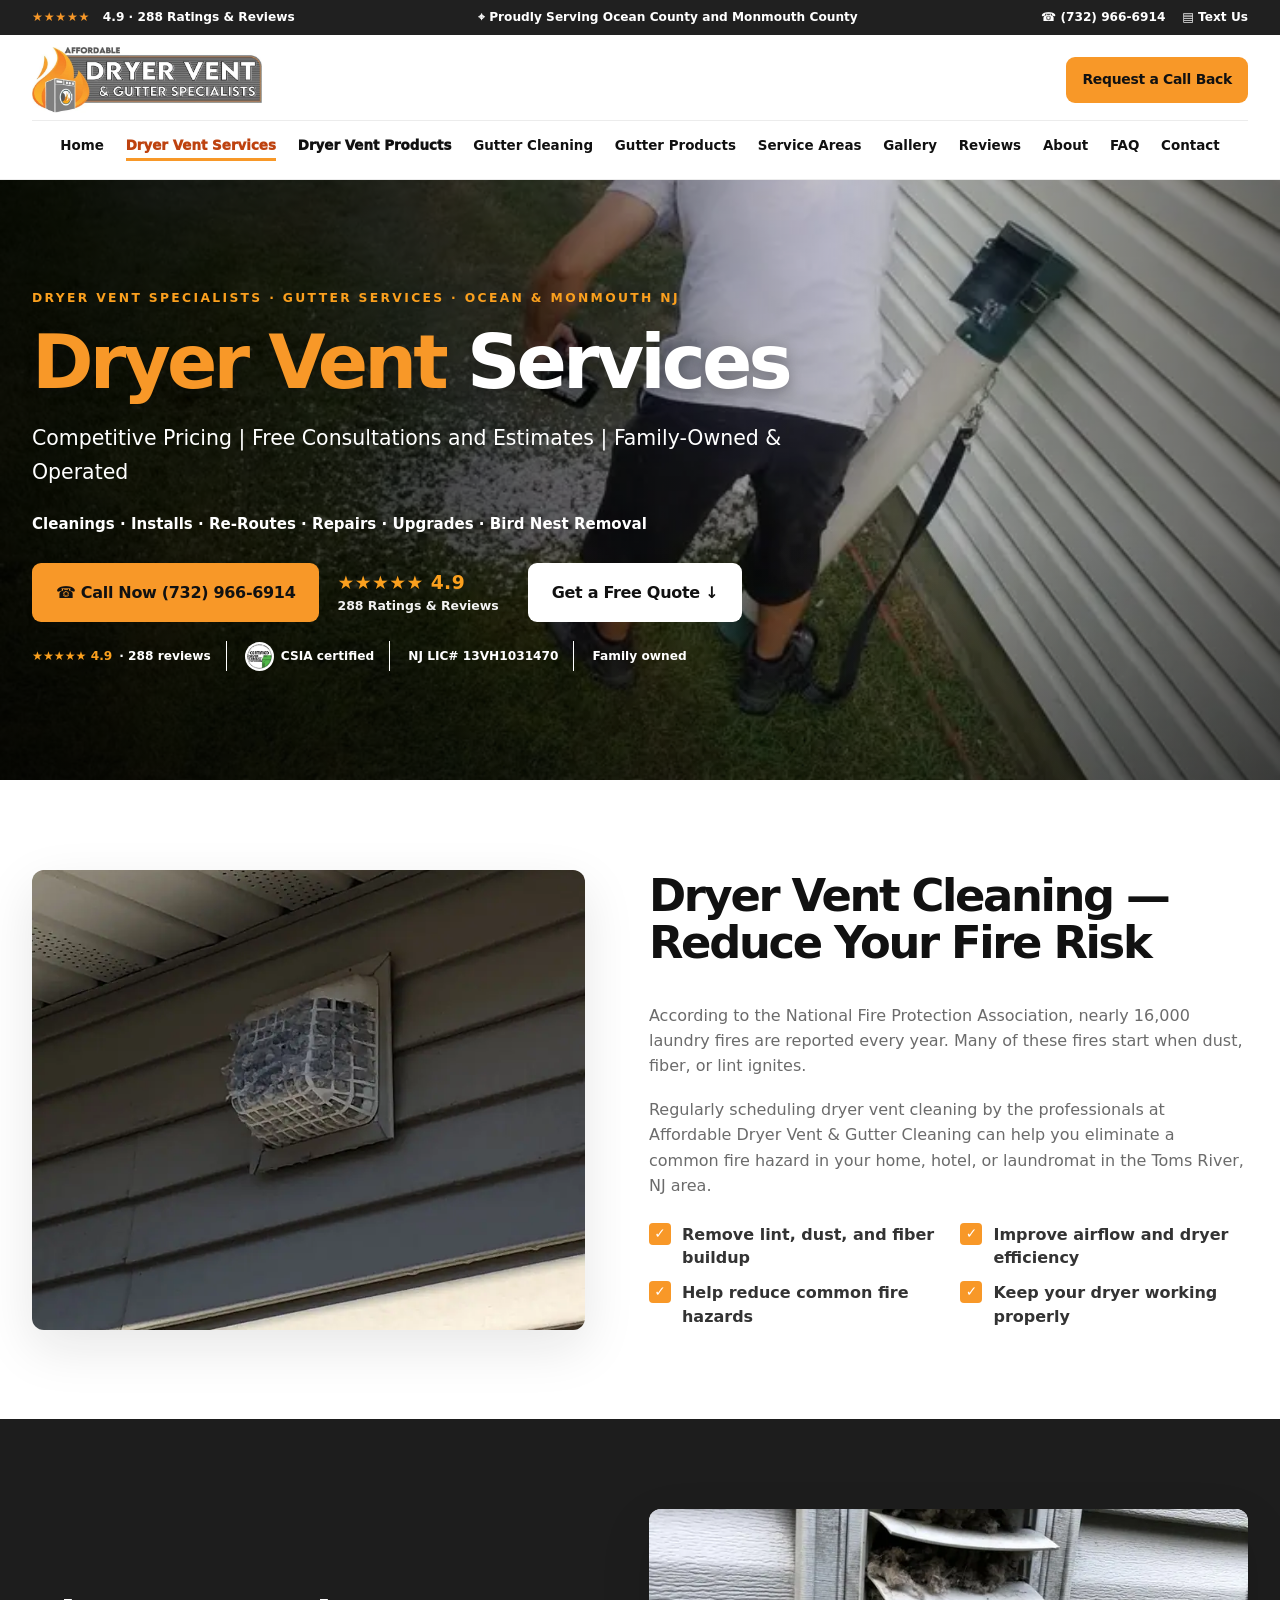
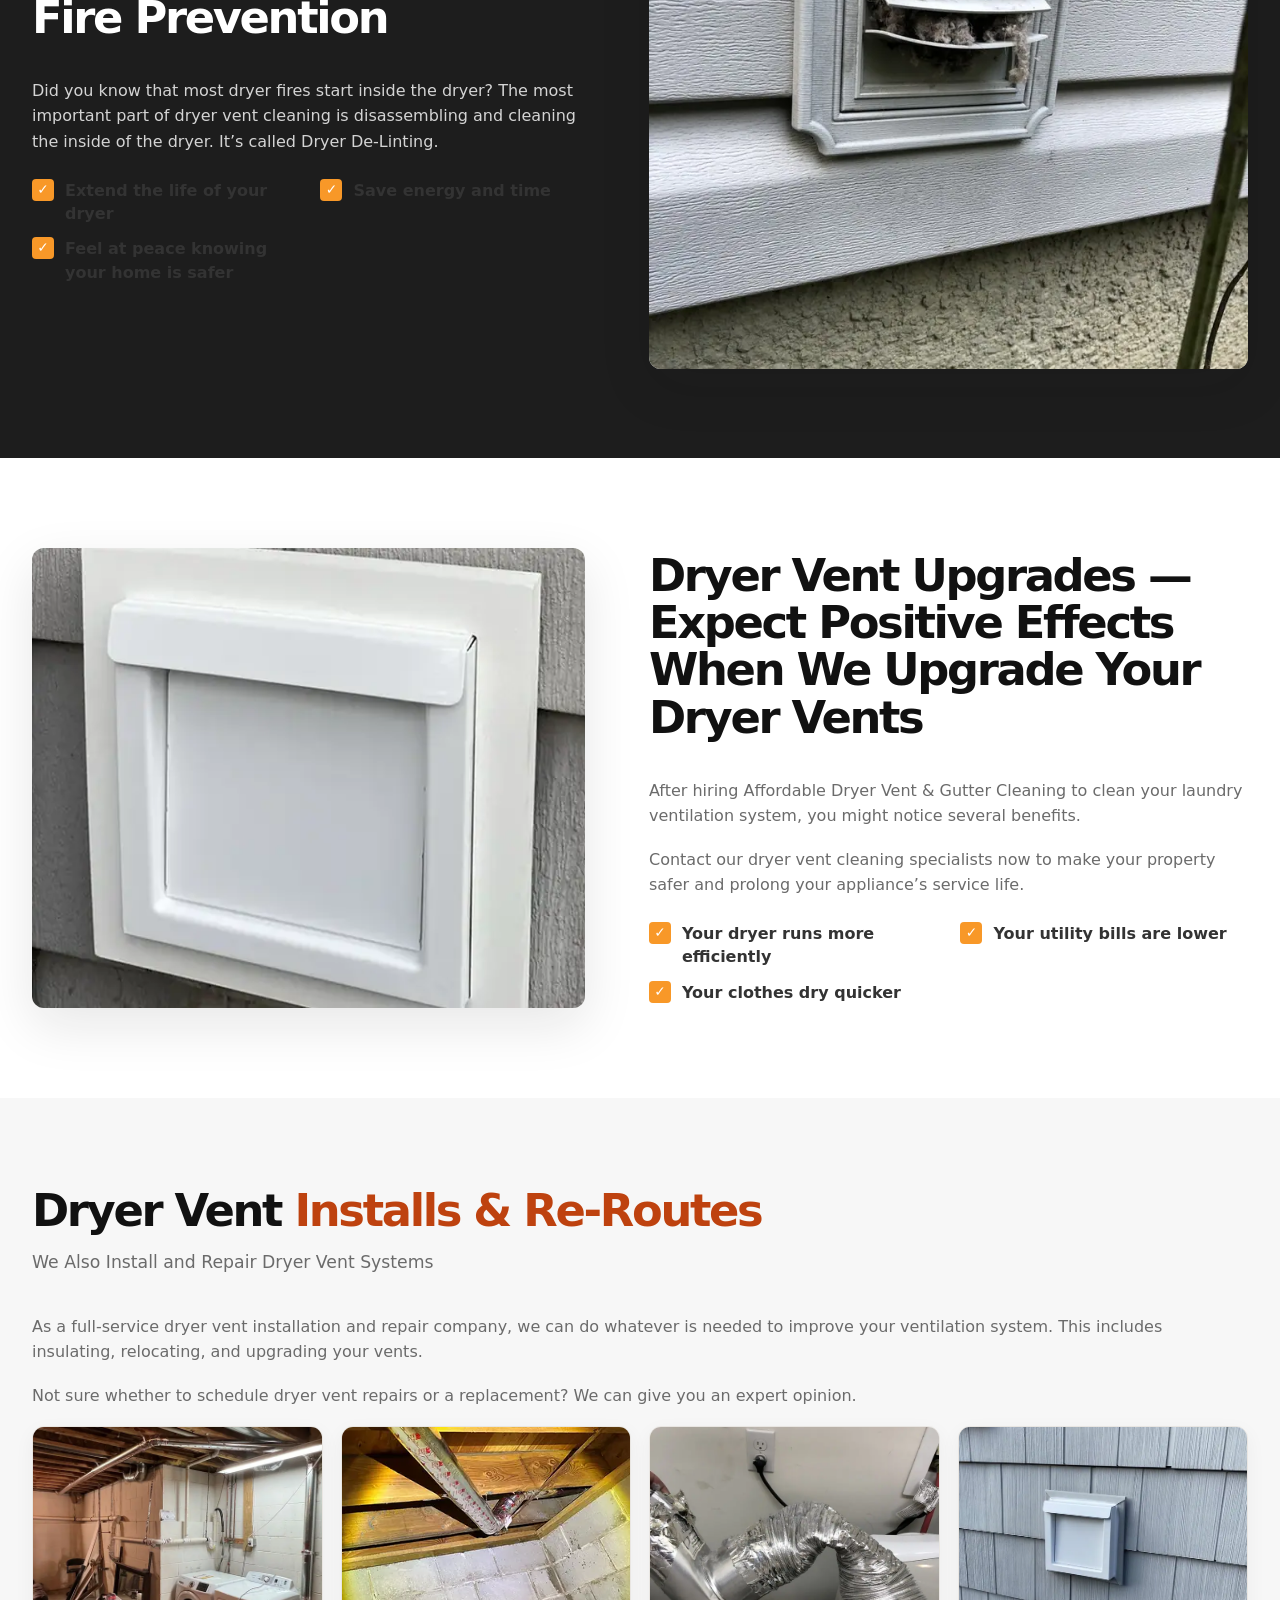
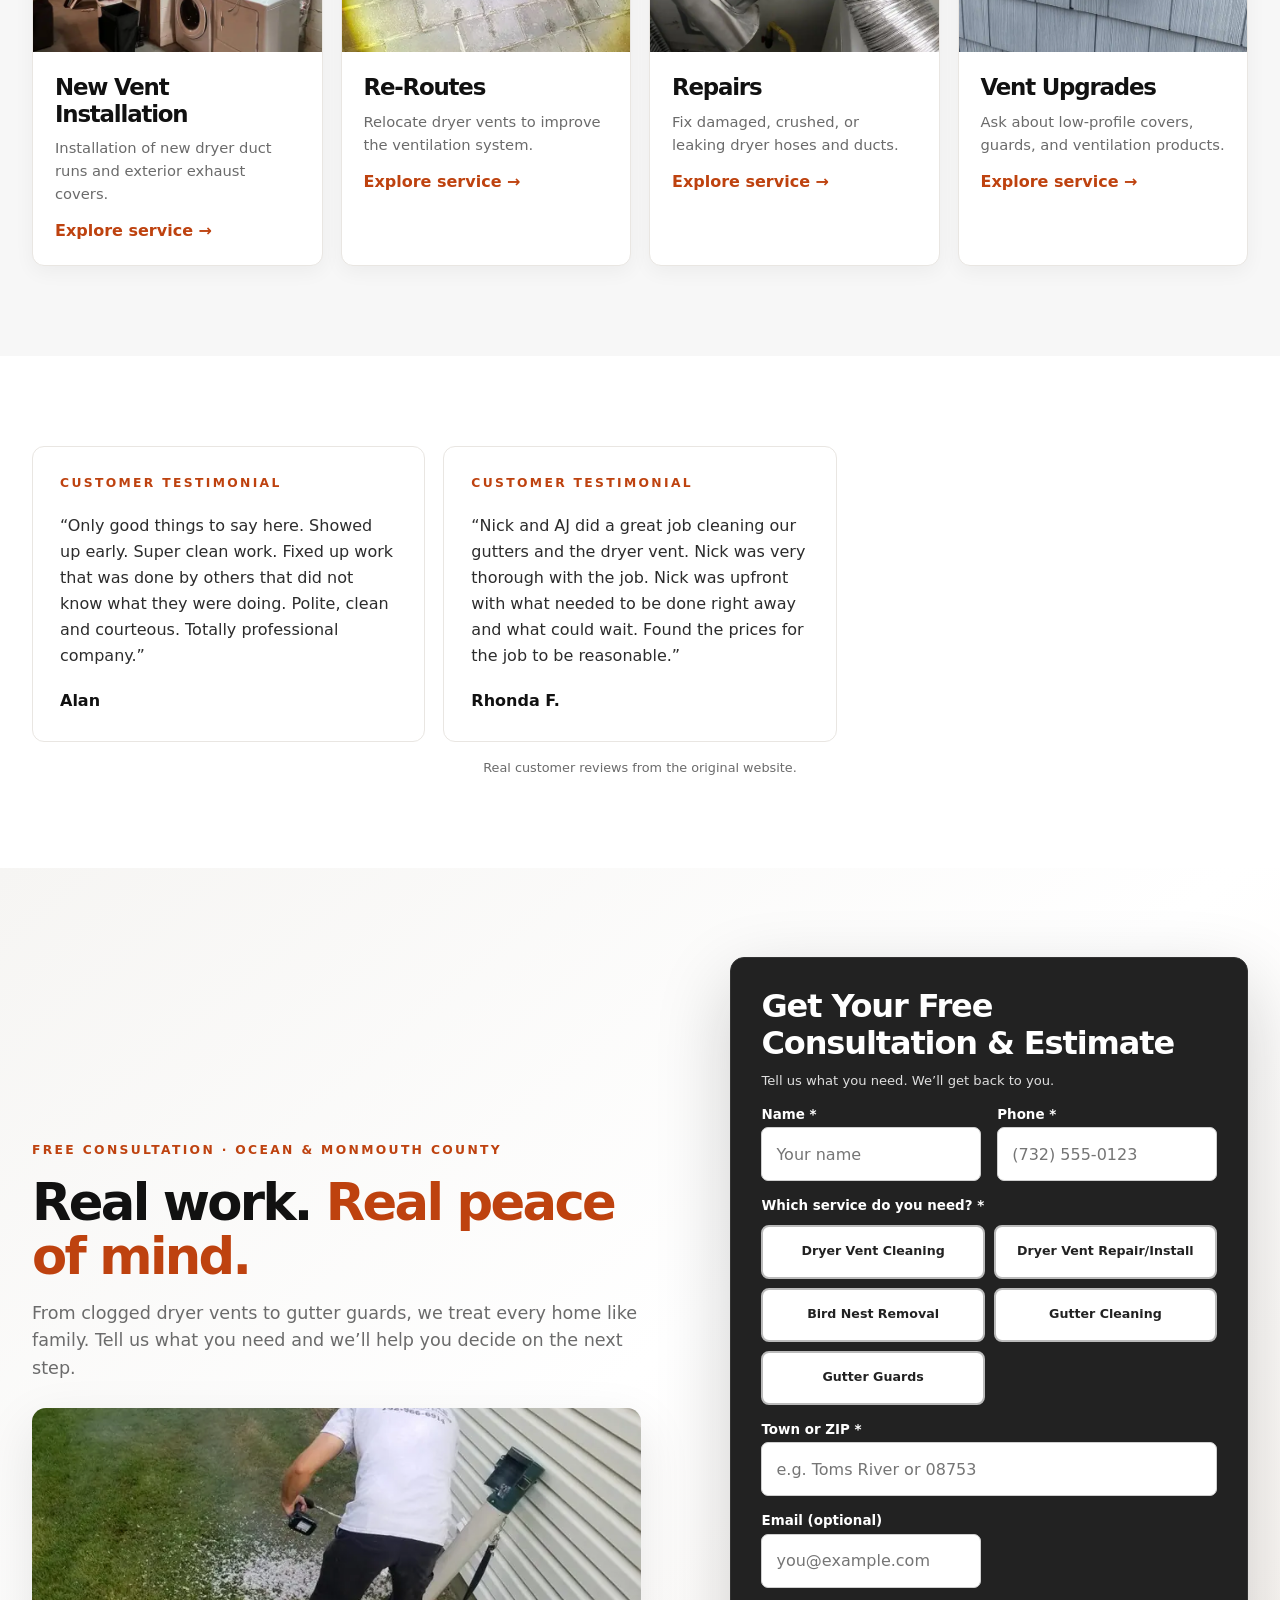
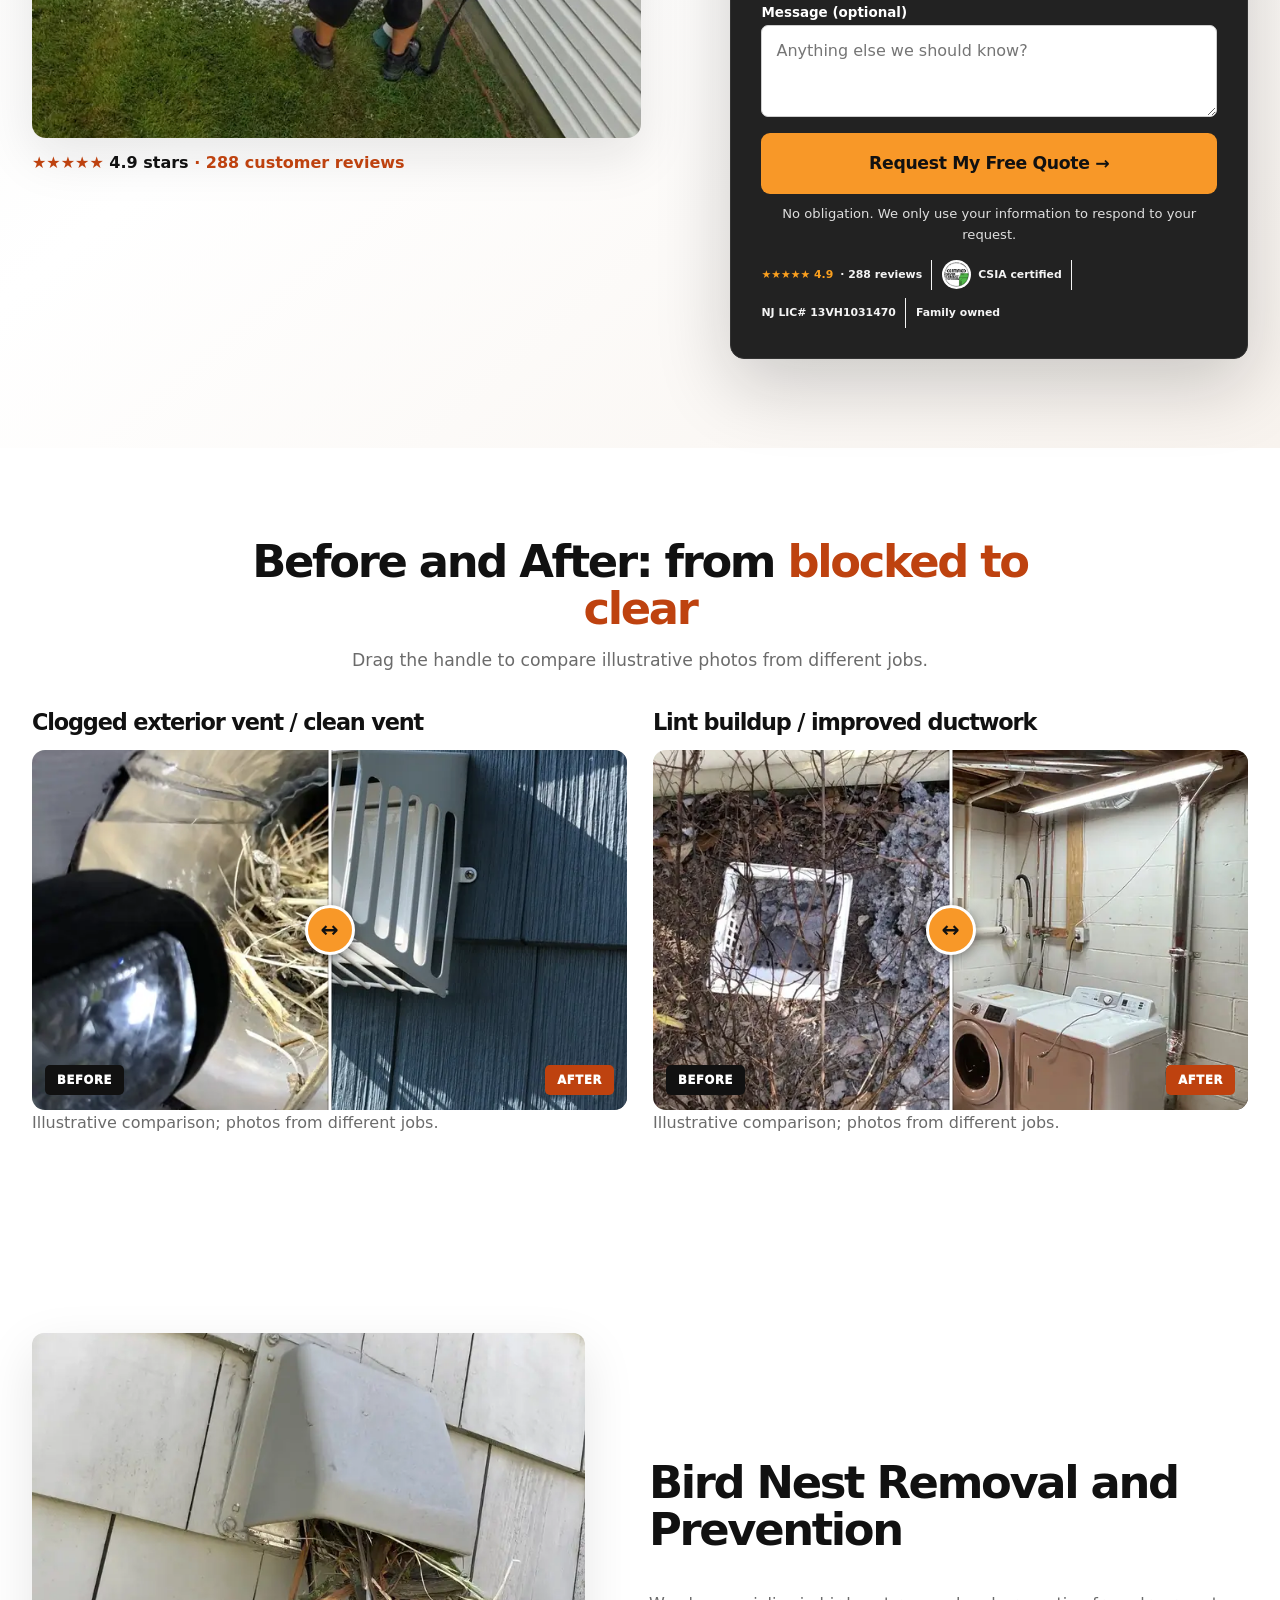
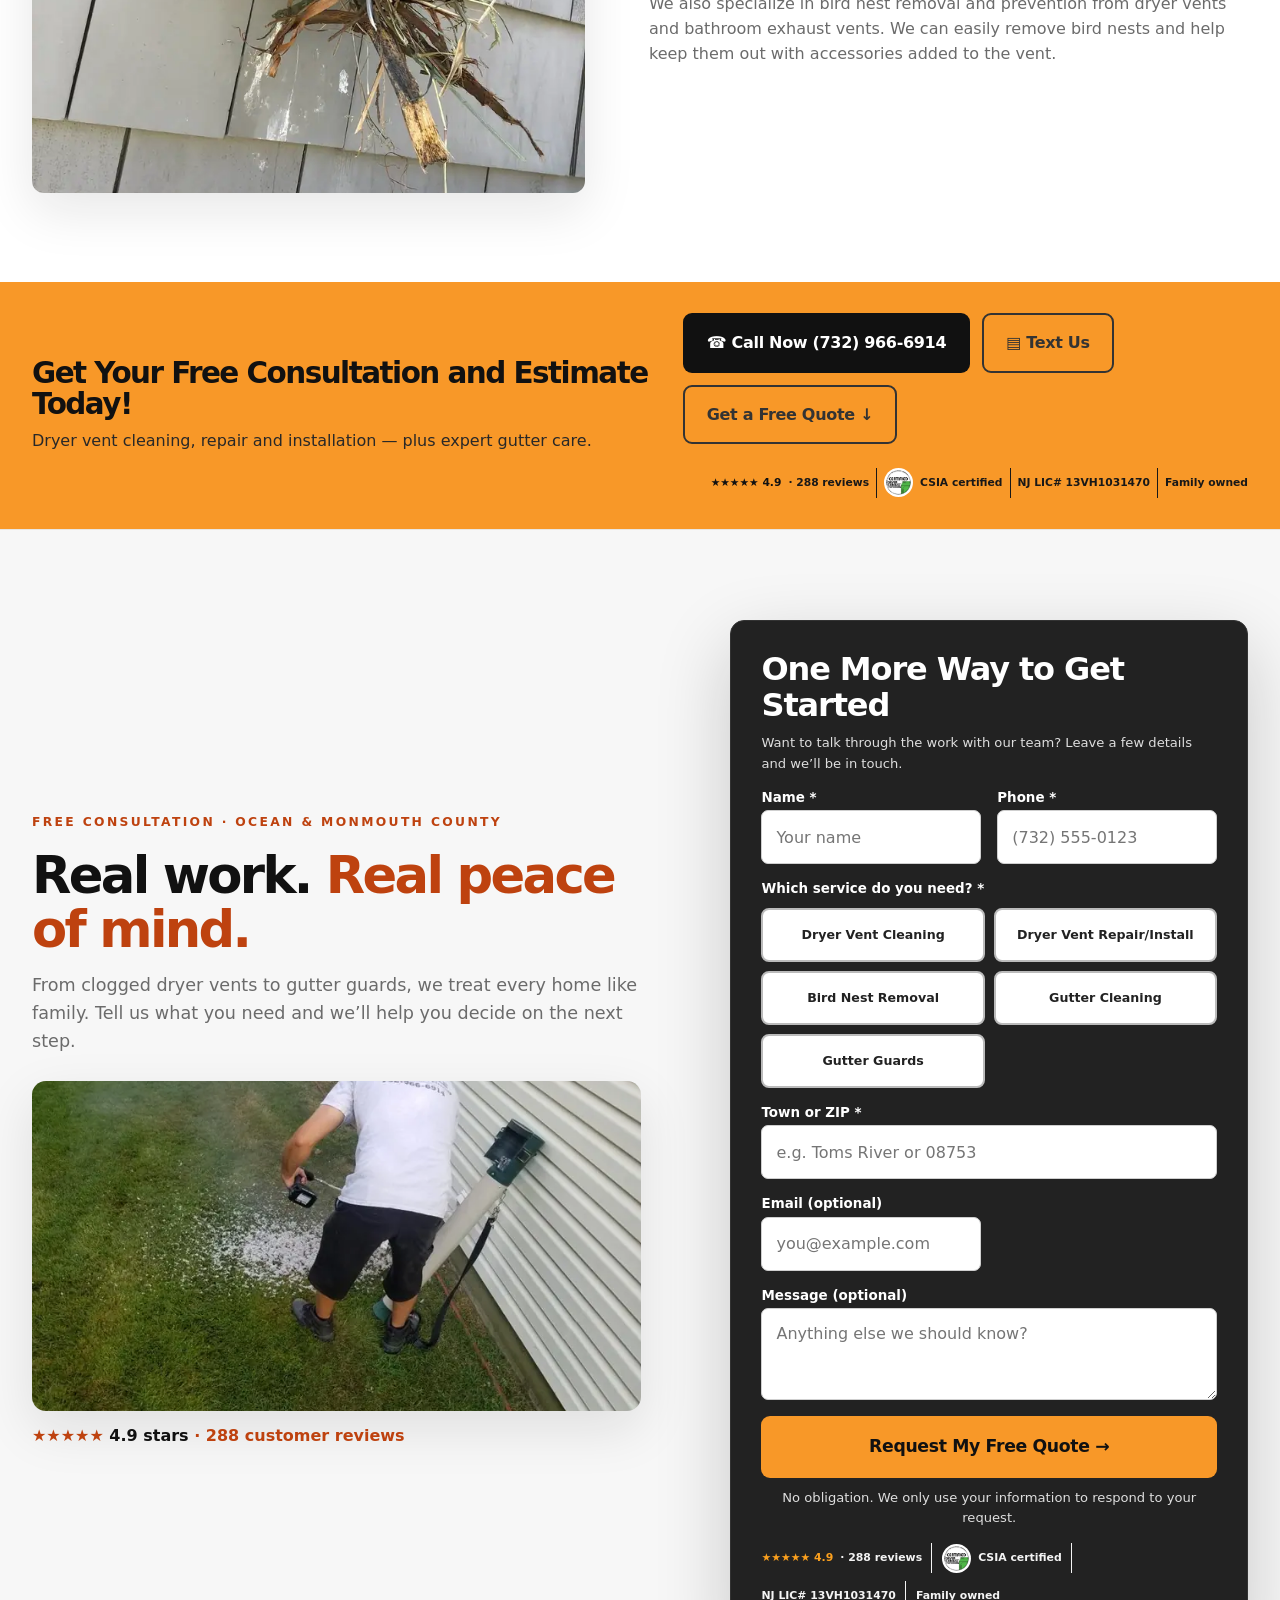
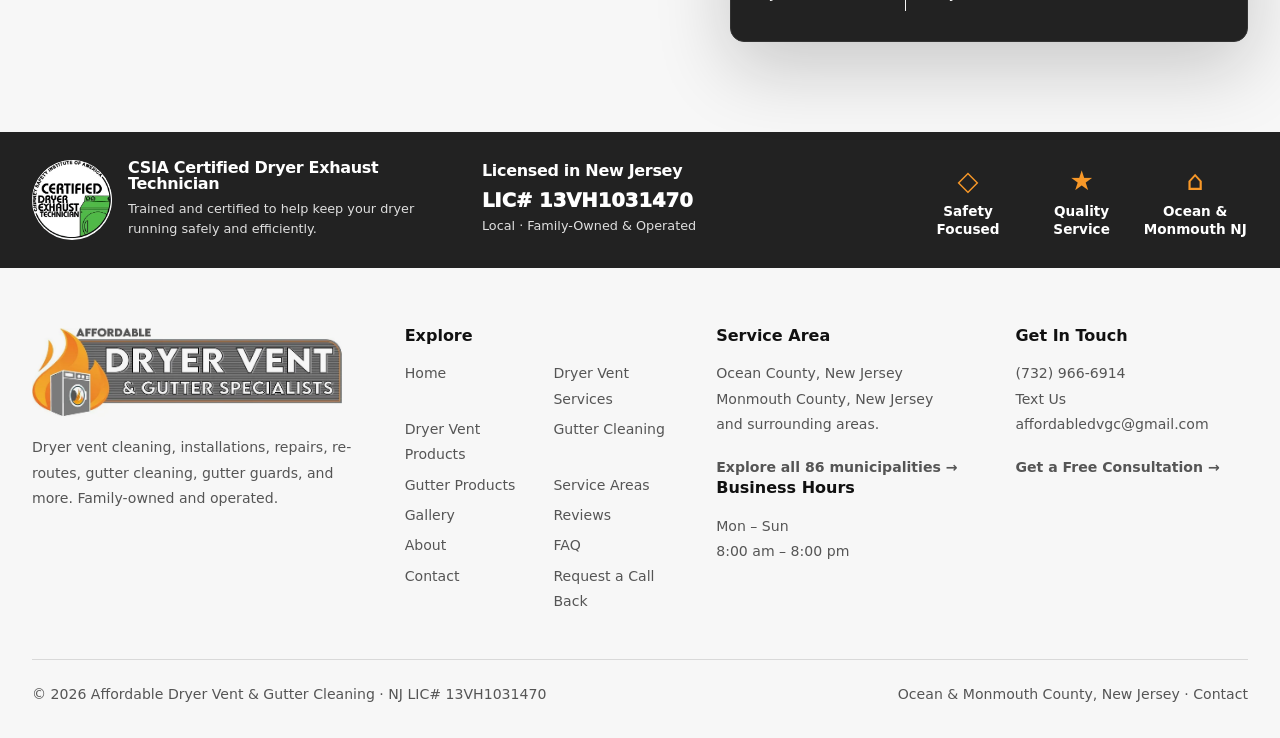
<file: dryer-vent-services/index.html>
<!doctype html><html lang="en"><head>
<meta name="robots" content="noindex, nofollow"><meta charset="utf-8"><meta name="viewport" content="width=device-width, initial-scale=1"><title>Dryer Vent Services | Toms River | Freehold NJ</title><meta name="description" content="Affordable Dryer Vent Services in Manahawkin NJ. Dryer Cleaning business Freehold. Vent cleaning Barnegat.  Competitive price. Emergency work. Call for a free estimate. Use our online form. Dryer vent cleaning and repair."><link rel="canonical" href="https://www.affordabledvgc.com/dryer-vent-services"><meta property="og:type" content="website"><meta property="og:title" content="Dryer Vent Services | Toms River | Freehold NJ"><meta property="og:description" content="Affordable Dryer Vent Services in Manahawkin NJ. Dryer Cleaning business Freehold. Vent cleaning Barnegat.  Competitive price. Emergency work. Call for a free estimate. Use our online form. Dryer vent cleaning and repair."><meta property="og:url" content="https://www.affordabledvgc.com/dryer-vent-services"><meta property="og:image" content="https://www.affordabledvgc.com/images/van-new-wrap-home-hero.webp"><meta name="twitter:card" content="summary_large_image"><meta name="google-site-verification" content="2fdBZTnhOkYaPpAkXMheePTxEm8ZKxqfasDOxdawYn4"><script type="application/ld+json">{"@context":"https://schema.org","@type":"LocalBusiness","@id":"https://www.affordabledvgc.com/#business","name":"Affordable Dryer Vent & Gutter Cleaning","url":"https://www.affordabledvgc.com/","image":"https://www.affordabledvgc.com/images/van-new-wrap-home-hero.webp","telephone":"+1-732-966-6914","email":"affordabledvgc@gmail.com","priceRange":"Call for an estimate","areaServed":[{"@type":"AdministrativeArea","name":"Ocean County, New Jersey"},{"@type":"AdministrativeArea","name":"Monmouth County, New Jersey"}],"address":{"@type":"PostalAddress","addressRegion":"NJ","addressCountry":"US"},"openingHoursSpecification":[{"@type":"OpeningHoursSpecification","dayOfWeek":["Monday","Tuesday","Wednesday","Thursday","Friday","Saturday","Sunday"],"opens":"08:00","closes":"20:00"}],"aggregateRating":{"@type":"AggregateRating","ratingValue":"4.9","reviewCount":"288","bestRating":"5"},"hasCredential":{"@type":"EducationalOccupationalCredential","credentialCategory":"CSIA Certified Dryer Exhaust Technician"},"identifier":"NJ LIC# 13VH1031470"}</script><link rel="icon" href="../images/favicon.ico"><link rel="preload" as="image" href="../images/Cleaning-out-the-dryer-vent_1.webp"><link rel="stylesheet" href="../assets/site.css"><script src="../assets/site.js" defer></script></head><body><a class="skip" href="#main">Skip to main content</a><div class="topbar"><div class="wrap topbar-inner"><div><span aria-hidden="true" class="stars">★★★★★</span>   4.9 <span> · </span> 288 Ratings &amp; Reviews</div><div class="top-area">⌖ Proudly Serving Ocean County and Monmouth County</div><div><a href="tel:+17329666914">☎ (732) 966-6914</a>    <a href="sms:+17329666914">▤ Text Us</a></div></div></div><header class="header"><div class="wrap header-inner"><a aria-label="Affordable Dryer Vent and Gutter Specialists home" class="brand" data-slug="/" href="../index.html"><img alt="Affordable Dryer Vent and Gutter Specialists logo" class="" decoding="async" height="405" loading="eager" sizes="(max-width:600px) 100vw, (max-width:1100px) 50vw, 33vw" src="../images/logo.webp" srcset="../images/logo-360.webp 360w, ../images/logo-720.webp 720w, ../images/logo-1200.webp 1200w" style="object-position:center" width="1399"/></a><button aria-controls="main-navigation" aria-expanded="false" aria-label="Open navigation" class="menu-toggle">☰</button><nav aria-label="Main navigation" class="nav" id="main-navigation"><a class="" data-slug="/" href="../index.html">Home</a><a aria-current="page" class="nav-core" data-slug="/dryer-vent-services" href="../dryer-vent-services/index.html">Dryer Vent Services</a><a class="nav-core" data-slug="/dryer-vent-products" href="../dryer-vent-products/index.html">Dryer Vent Products</a><a class="" data-slug="/gutter-cleaning" href="../gutter-cleaning/index.html">Gutter Cleaning</a><a class="" data-slug="/gutter-products" href="../gutter-products/index.html">Gutter Products</a><a class="" data-slug="/service-areas" href="../service-areas/index.html">Service Areas</a><a class="" data-slug="/gallery" href="../gallery/index.html">Gallery</a><a class="" data-slug="/reviews" href="../reviews/index.html">Reviews</a><a class="" data-slug="/about" href="../about/index.html">About</a><a class="" data-slug="/frequently-asked-questions" href="../frequently-asked-questions/index.html">FAQ</a><a class="" data-slug="/contact" href="../contact/index.html">Contact</a></nav><div class="header-action"><a class="btn btn-primary btn-sm" data-slug="/request-callback-form" href="../request-callback-form/index.html">Request a Call Back</a></div></div></header><main id="main"><section class="hero"><img alt="Dryer Vent Services — Affordable Dryer Vent and Gutter Specialists" class="hero-image" decoding="async" fetchpriority="high" height="756" loading="eager" sizes="100vw" src="../images/Cleaning-out-the-dryer-vent_1.webp" srcset="../images/Cleaning-out-the-dryer-vent_1-360.webp 360w, ../images/Cleaning-out-the-dryer-vent_1-720.webp 720w" style="object-position:center 48%" width="1008"/><div class="wrap hero-inner no-form"><div class="hero-copy"><div class="eyebrow">Dryer Vent Specialists · Gutter Services · Ocean &amp; Monmouth NJ</div><h1><span class="brand-focus">Dryer Vent</span> Services</h1><p class="lead">Competitive Pricing | Free Consultations and Estimates | Family-Owned &amp; Operated</p><p class="hero-kicker">Cleanings · Installs · Re-Routes · Repairs · Upgrades · Bird Nest Removal</p><div class="hero-cta-cluster"><a aria-label="Call Affordable Dryer Vent and Gutter Specialists at 732 966 6914" class="btn btn-primary" href="tel:+17329666914">☎ Call Now (732) 966-6914</a><div class="hero-stars"><strong>★★★★★ 4.9</strong><span>288 Ratings &amp; Reviews</span></div><a class="btn btn-light" href="#quote">Get a Free Quote ↓</a></div><div class="microtrust"><span><b>★★★★★ 4.9</b> · 288 reviews</span><span class="trust-certified"><img alt="CSIA Certified Dryer Exhaust Technician badge" height="29" loading="lazy" src="../images/logo-certified-badge.webp" width="29"/> CSIA certified</span><span>NJ LIC# 13VH1031470</span><span>Family owned</span></div></div></div></section><section class="section"><div class="wrap"><div class="split photo-left"><div class="reveal"><div class="media"><img alt="Exterior dryer vent heavily clogged with lint" class="" decoding="async" height="1450" loading="lazy" sizes="(max-width:600px) 100vw, (max-width:1100px) 50vw, 33vw" src="../images/Clogged-exterior-dryer-vent_d1450_1.webp" srcset="../images/Clogged-exterior-dryer-vent_d1450_1-360.webp 360w, ../images/Clogged-exterior-dryer-vent_d1450_1-720.webp 720w" style="object-position:center" width="1087"/></div></div><div class="copy reveal"><h2>Dryer Vent Cleaning — Reduce Your Fire Risk</h2><p>According to the National Fire Protection Association, nearly 16,000 laundry fires are reported every year. Many of these fires start when dust, fiber, or lint ignites.</p><p>Regularly scheduling dryer vent cleaning by the professionals at Affordable Dryer Vent &amp; Gutter Cleaning can help you eliminate a common fire hazard in your home, hotel, or laundromat in the Toms River, NJ area.</p><ul class="check-grid"><li>Remove lint, dust, and fiber buildup</li><li>Improve airflow and dryer efficiency</li><li>Help reduce common fire hazards</li><li>Keep your dryer working properly</li></ul></div></div></div></section><section class="section section-dark"><div class="wrap"><div class="split photo-left"><div class="copy reveal"><h2>Fire Prevention</h2><p>Did you know that most dryer fires start inside the dryer? The most important part of dryer vent cleaning is disassembling and cleaning the inside of the dryer. It’s called Dryer De‑Linting.</p><ul class="check-grid"><li>Extend the life of your dryer</li><li>Save energy and time</li><li>Feel at peace knowing your home is safer</li></ul></div><div class="reveal"><div class="media"><img alt="Lint accumulation inside a dryer housing" class="" decoding="async" height="1450" loading="lazy" sizes="(max-width:600px) 100vw, (max-width:1100px) 50vw, 33vw" src="../images/Lint-built-up-inside-dryer-housing_d1450_1.webp" srcset="../images/Lint-built-up-inside-dryer-housing_d1450_1-360.webp 360w, ../images/Lint-built-up-inside-dryer-housing_d1450_1-720.webp 720w" style="object-position:center" width="1087"/></div></div></div></div></section><section class="section"><div class="wrap"><div class="split photo-left"><div class="reveal"><div class="media"><img alt="New white dryer exhaust vent cover installed on siding" class="" decoding="async" height="800" loading="lazy" sizes="(max-width:600px) 100vw, (max-width:1100px) 50vw, 33vw" src="../images/dryer-vent-upgrades-01.webp" srcset="../images/dryer-vent-upgrades-01-360.webp 360w, ../images/dryer-vent-upgrades-01-720.webp 720w, ../images/dryer-vent-upgrades-01-1200.webp 1200w" style="object-position:center" width="1200"/></div></div><div class="copy reveal"><h2>Dryer Vent Upgrades — Expect Positive Effects When We Upgrade Your Dryer Vents</h2><p>After hiring Affordable Dryer Vent &amp; Gutter Cleaning to clean your laundry ventilation system, you might notice several benefits.</p><p>Contact our dryer vent cleaning specialists now to make your property safer and prolong your appliance’s service life.</p><ul class="check-grid"><li>Your dryer runs more efficiently</li><li>Your utility bills are lower</li><li>Your clothes dry quicker</li></ul></div></div></div></section><section class="section section-alt"><div class="wrap"><div class="section-title reveal"><h2>Dryer Vent <span class="burnt">Installs &amp; Re-Routes</span></h2><p>We Also Install and Repair Dryer Vent Systems</p></div><p>As a full-service dryer vent installation and repair company, we can do whatever is needed to improve your ventilation system. This includes insulating, relocating, and upgrading your vents.</p><p>Not sure whether to schedule dryer vent repairs or a replacement? We can give you an expert opinion.</p><div class="cards"><article class="card reveal"><a aria-label="Learn more about New Vent Installation" class="card-photo" data-slug="/dryer-vent-services" href="../dryer-vent-services/index.html"><img alt="New Vent Installation" class="" decoding="async" height="800" loading="lazy" sizes="(max-width:600px) 100vw, (max-width:1100px) 50vw, 33vw" src="../images/dryer-vent-installation-01.webp" srcset="../images/dryer-vent-installation-01-360.webp 360w, ../images/dryer-vent-installation-01-720.webp 720w, ../images/dryer-vent-installation-01-1200.webp 1200w" style="object-position:center" width="1200"/></a><div class="card-body"><h3>New Vent Installation</h3><p>Installation of new dryer duct runs and exterior exhaust covers.</p><a class="arrow-link" data-slug="/dryer-vent-services" href="../dryer-vent-services/index.html">Explore service →</a></div></article><article class="card reveal"><a aria-label="Learn more about Re-Routes" class="card-photo" data-slug="/dryer-vent-services" href="../dryer-vent-services/index.html"><img alt="Re-Routes" class="" decoding="async" height="565" loading="lazy" sizes="(max-width:600px) 100vw, (max-width:1100px) 50vw, 33vw" src="../images/home-dryer-vent-installs-01.webp" srcset="../images/home-dryer-vent-installs-01-360.webp 360w" style="object-position:center" width="565"/></a><div class="card-body"><h3>Re-Routes</h3><p>Relocate dryer vents to improve the ventilation system.</p><a class="arrow-link" data-slug="/dryer-vent-services" href="../dryer-vent-services/index.html">Explore service →</a></div></article><article class="card reveal"><a aria-label="Learn more about Repairs" class="card-photo" data-slug="/dryer-vent-services" href="../dryer-vent-services/index.html"><img alt="Repairs" class="" decoding="async" height="1450" loading="lazy" sizes="(max-width:600px) 100vw, (max-width:1100px) 50vw, 33vw" src="../images/Bent-dryer-exhaust-hose_d1450_1.webp" srcset="../images/Bent-dryer-exhaust-hose_d1450_1-360.webp 360w, ../images/Bent-dryer-exhaust-hose_d1450_1-720.webp 720w" style="object-position:center" width="1087"/></a><div class="card-body"><h3>Repairs</h3><p>Fix damaged, crushed, or leaking dryer hoses and ducts.</p><a class="arrow-link" data-slug="/dryer-vent-services" href="../dryer-vent-services/index.html">Explore service →</a></div></article><article class="card reveal"><a aria-label="Learn more about Vent Upgrades" class="card-photo" data-slug="/dryer-vent-products" href="../dryer-vent-products/index.html"><img alt="Vent Upgrades" class="" decoding="async" height="1082" loading="lazy" sizes="(max-width:600px) 100vw, (max-width:1100px) 50vw, 33vw" src="../images/gallery-hero-2cfb47ba-53cac339.webp" srcset="../images/gallery-hero-2cfb47ba-53cac339-360.webp 360w, ../images/gallery-hero-2cfb47ba-53cac339-720.webp 720w, ../images/gallery-hero-2cfb47ba-53cac339-1200.webp 1200w" style="object-position:center" width="1536"/></a><div class="card-body"><h3>Vent Upgrades</h3><p>Ask about low-profile covers, guards, and ventilation products.</p><a class="arrow-link" data-slug="/dryer-vent-products" href="../dryer-vent-products/index.html">Explore service →</a></div></article></div></div></section><section class="section review-proof"><div class="wrap"><div class="review-grid"><article class="review-card reveal"><div class="eyebrow">Customer testimonial</div><blockquote>“Only good things to say here. Showed up early. Super clean work. Fixed up work that was done by others that did not know what they were doing. Polite, clean and courteous. Totally professional company.”</blockquote><footer>Alan</footer></article><article class="review-card reveal"><div class="eyebrow">Customer testimonial</div><blockquote>“Nick and AJ did a great job cleaning our gutters and the dryer vent. Nick was very thorough with the job. Nick was upfront with what needed to be done right away and what could wait. Found the prices for the job to be reasonable.”</blockquote><footer>Rhonda F.</footer></article></div><div class="section-footnote">Real customer reviews from the original website.</div></div></section><section class="section quote-section" id="quote"><div class="wrap quote-layout"><div class="quote-story reveal"><div class="eyebrow">Free consultation · Ocean &amp; Monmouth County</div><h2>Real work. <span class="burnt">Real peace of mind.</span></h2><p>From clogged dryer vents to gutter guards, we treat every home like family. Tell us what you need and we’ll help you decide on the next step.</p><div class="quote-photo"><img alt="Real dryer vent cleaning performed by Affordable Dryer Vent and Gutter Specialists" class="" decoding="async" height="756" loading="lazy" sizes="(max-width:600px) 100vw, (max-width:1100px) 50vw, 33vw" src="../images/Cleaning-out-the-dryer-vent_1.webp" srcset="../images/Cleaning-out-the-dryer-vent_1-360.webp 360w, ../images/Cleaning-out-the-dryer-vent_1-720.webp 720w" style="object-position:center" width="1008"/></div><div class="quote-proof">★★★★★ <strong>4.9 stars</strong> · 288 customer reviews</div></div><form action="/thank-you" class="quote" data-lead-form="" data-netlify="true" method="POST" name="lead-dryerventservices" netlify-honeypot="bot-field"><h2>Get Your Free Consultation &amp; Estimate</h2><p>Tell us what you need. We’ll get back to you.</p><input name="form-name" type="hidden" value="lead-dryerventservices"/><p style="display:none"><label>Leave this field blank: <input name="bot-field"/></label></p><div class="formgrid"><div class="field"><label for="dryerventservices-name">Name *</label><input autocomplete="name" id="dryerventservices-name" name="name" placeholder="Your name" required="" type="text"/></div><div class="field"><label for="dryerventservices-phone">Phone *</label><input autocomplete="tel" id="dryerventservices-phone" name="phone" placeholder="(732) 555-0123" required="" type="tel"/></div><fieldset class="field full service-picker"><legend>Which service do you need? *</legend><div class="service-options"><label class="service-option"><input name="service" required="" type="radio" value="Dryer Vent Cleaning"/><span>Dryer Vent Cleaning</span></label><label class="service-option"><input name="service" type="radio" value="Dryer Vent Repair/Install"/><span>Dryer Vent Repair/Install</span></label><label class="service-option"><input name="service" type="radio" value="Bird Nest Removal"/><span>Bird Nest Removal</span></label><label class="service-option"><input name="service" type="radio" value="Gutter Cleaning"/><span>Gutter Cleaning</span></label><label class="service-option"><input name="service" type="radio" value="Gutter Guards"/><span>Gutter Guards</span></label></div></fieldset><div class="field full"><label for="dryerventservices-town_zip">Town or ZIP *</label><input autocomplete="postal-code" id="dryerventservices-town_zip" name="town_zip" placeholder="e.g. Toms River or 08753" required="" type="text"/></div><div class="field"><label for="dryerventservices-email">Email (optional)</label><input autocomplete="email" id="dryerventservices-email" name="email" placeholder="you@example.com" type="email"/></div><div class="field full"><label for="dryerventservices-message">Message (optional)</label><textarea id="dryerventservices-message" name="message" placeholder="Anything else we should know?"></textarea></div></div><button class="btn btn-primary" data-label="Request My Free Quote →" type="submit">Request My Free Quote →</button><p class="form-note">No obligation. We only use your information to respond to your request.</p><div aria-live="polite" class="form-feedback" role="status"></div><div class="microtrust"><span><b>★★★★★ 4.9</b> · 288 reviews</span><span class="trust-certified"><img alt="CSIA Certified Dryer Exhaust Technician badge" height="29" loading="lazy" src="../images/logo-certified-badge.webp" width="29"/> CSIA certified</span><span>NJ LIC# 13VH1031470</span><span>Family owned</span></div></form></div></section><section class="section"><div class="wrap"><div class="section-title center reveal"><h2>Before and After: from <span class="burnt">blocked to clear</span></h2><p>Drag the handle to compare illustrative photos from different jobs.</p></div><div class="comparison-grid"><div class="comparison reveal"><h3>Clogged exterior vent / clean vent</h3><div class="ba" style="--position:50%"><img alt="Before: Clogged exterior vent / clean vent" class="" decoding="async" height="1450" loading="lazy" sizes="(max-width:600px) 100vw, (max-width:1100px) 50vw, 33vw" src="../images/Nest-in-dryer-vent_d1450_1.webp" srcset="../images/Nest-in-dryer-vent_d1450_1-360.webp 360w, ../images/Nest-in-dryer-vent_d1450_1-720.webp 720w" style="object-position:center" width="1087"/><div class="ba-after"><img alt="After: Clogged exterior vent / clean vent" class="" decoding="async" height="1450" loading="lazy" sizes="(max-width:600px) 100vw, (max-width:1100px) 50vw, 33vw" src="../images/Dryer-Vent-Clean-and-Safe_d1450_1.webp" srcset="../images/Dryer-Vent-Clean-and-Safe_d1450_1-360.webp 360w, ../images/Dryer-Vent-Clean-and-Safe_d1450_1-720.webp 720w" style="object-position:center" width="1087"/></div><div class="ba-line"></div><div class="ba-handle">↔</div><span class="ba-label before">BEFORE</span><span class="ba-label after">AFTER</span><input aria-label="Drag to compare before and after photographs for Clogged exterior vent / clean vent" max="100" min="0" step="1" type="range" value="50"/></div><p>Illustrative comparison; photos from different jobs.</p></div><div class="comparison reveal"><h3>Lint buildup / improved ductwork</h3><div class="ba" style="--position:50%"><img alt="Before: Lint buildup / improved ductwork" class="" decoding="async" height="1450" loading="lazy" sizes="(max-width:600px) 100vw, (max-width:1100px) 50vw, 33vw" src="../images/Dangerous-lint-build-up-in-dryer-hose_d1450_1.webp" srcset="../images/Dangerous-lint-build-up-in-dryer-hose_d1450_1-360.webp 360w, ../images/Dangerous-lint-build-up-in-dryer-hose_d1450_1-720.webp 720w" style="object-position:center" width="1087"/><div class="ba-after"><img alt="After: Lint buildup / improved ductwork" class="" decoding="async" height="800" loading="lazy" sizes="(max-width:600px) 100vw, (max-width:1100px) 50vw, 33vw" src="../images/dryer-vent-installation-01.webp" srcset="../images/dryer-vent-installation-01-360.webp 360w, ../images/dryer-vent-installation-01-720.webp 720w, ../images/dryer-vent-installation-01-1200.webp 1200w" style="object-position:center" width="1200"/></div><div class="ba-line"></div><div class="ba-handle">↔</div><span class="ba-label before">BEFORE</span><span class="ba-label after">AFTER</span><input aria-label="Drag to compare before and after photographs for Lint buildup / improved ductwork" max="100" min="0" step="1" type="range" value="50"/></div><p>Illustrative comparison; photos from different jobs.</p></div></div></div></section><section class="section"><div class="wrap"><div class="split photo-left"><div class="reveal"><div class="media"><img alt="Bird nest material in a dryer vent" class="" decoding="async" height="2048" loading="lazy" sizes="(max-width:600px) 100vw, (max-width:1100px) 50vw, 33vw" src="../images/birds.webp" srcset="../images/birds-360.webp 360w, ../images/birds-720.webp 720w, ../images/birds-1200.webp 1200w" style="object-position:center" width="1536"/></div></div><div class="copy reveal"><h2>Bird Nest Removal and Prevention</h2><p>We also specialize in bird nest removal and prevention from dryer vents and bathroom exhaust vents. We can easily remove bird nests and help keep them out with accessories added to the vent.</p></div></div></div></section><section class="cta-band"><div class="wrap cta-inner"><div><h2>Get Your Free Consultation and Estimate Today!</h2><p>Dryer vent cleaning, repair and installation — plus expert gutter care.</p></div><div class="action-group"><div class="cta-row"><a aria-label="Call Affordable Dryer Vent and Gutter Specialists at 732 966 6914" class="btn btn-dark" href="tel:+17329666914">☎ Call Now (732) 966-6914</a><a aria-label="Text Affordable Dryer Vent and Gutter Specialists" class="btn btn-outline-dark" href="sms:+17329666914">▤ Text Us</a><a class="btn btn-outline-dark" href="#quote">Get a Free Quote ↓</a></div><div class="microtrust"><span><b>★★★★★ 4.9</b> · 288 reviews</span><span class="trust-certified"><img alt="CSIA Certified Dryer Exhaust Technician badge" height="29" loading="lazy" src="../images/logo-certified-badge.webp" width="29"/> CSIA certified</span><span>NJ LIC# 13VH1031470</span><span>Family owned</span></div></div></div></section><section class="section quote-section secondary-form" id="quote-secondary"><div class="wrap quote-layout"><div class="quote-story reveal"><div class="eyebrow">Free consultation · Ocean &amp; Monmouth County</div><h2>Real work. <span class="burnt">Real peace of mind.</span></h2><p>From clogged dryer vents to gutter guards, we treat every home like family. Tell us what you need and we’ll help you decide on the next step.</p><div class="quote-photo"><img alt="Real dryer vent cleaning performed by Affordable Dryer Vent and Gutter Specialists" class="" decoding="async" height="756" loading="lazy" sizes="(max-width:600px) 100vw, (max-width:1100px) 50vw, 33vw" src="../images/Cleaning-out-the-dryer-vent_1.webp" srcset="../images/Cleaning-out-the-dryer-vent_1-360.webp 360w, ../images/Cleaning-out-the-dryer-vent_1-720.webp 720w" style="object-position:center" width="1008"/></div><div class="quote-proof">★★★★★ <strong>4.9 stars</strong> · 288 customer reviews</div></div><form action="/thank-you" class="quote" data-lead-form="" data-netlify="true" method="POST" name="lead-dryerventservicesend" netlify-honeypot="bot-field"><h2>One More Way to Get Started</h2><p>Want to talk through the work with our team? Leave a few details and we’ll be in touch.</p><input name="form-name" type="hidden" value="lead-dryerventservicesend"/><p style="display:none"><label>Leave this field blank: <input name="bot-field"/></label></p><div class="formgrid"><div class="field"><label for="dryerventservicesend-name">Name *</label><input autocomplete="name" id="dryerventservicesend-name" name="name" placeholder="Your name" required="" type="text"/></div><div class="field"><label for="dryerventservicesend-phone">Phone *</label><input autocomplete="tel" id="dryerventservicesend-phone" name="phone" placeholder="(732) 555-0123" required="" type="tel"/></div><fieldset class="field full service-picker"><legend>Which service do you need? *</legend><div class="service-options"><label class="service-option"><input name="service" required="" type="radio" value="Dryer Vent Cleaning"/><span>Dryer Vent Cleaning</span></label><label class="service-option"><input name="service" type="radio" value="Dryer Vent Repair/Install"/><span>Dryer Vent Repair/Install</span></label><label class="service-option"><input name="service" type="radio" value="Bird Nest Removal"/><span>Bird Nest Removal</span></label><label class="service-option"><input name="service" type="radio" value="Gutter Cleaning"/><span>Gutter Cleaning</span></label><label class="service-option"><input name="service" type="radio" value="Gutter Guards"/><span>Gutter Guards</span></label></div></fieldset><div class="field full"><label for="dryerventservicesend-town_zip">Town or ZIP *</label><input autocomplete="postal-code" id="dryerventservicesend-town_zip" name="town_zip" placeholder="e.g. Toms River or 08753" required="" type="text"/></div><div class="field"><label for="dryerventservicesend-email">Email (optional)</label><input autocomplete="email" id="dryerventservicesend-email" name="email" placeholder="you@example.com" type="email"/></div><div class="field full"><label for="dryerventservicesend-message">Message (optional)</label><textarea id="dryerventservicesend-message" name="message" placeholder="Anything else we should know?"></textarea></div></div><button class="btn btn-primary" data-label="Request My Free Quote →" type="submit">Request My Free Quote →</button><p class="form-note">No obligation. We only use your information to respond to your request.</p><div aria-live="polite" class="form-feedback" role="status"></div><div class="microtrust"><span><b>★★★★★ 4.9</b> · 288 reviews</span><span class="trust-certified"><img alt="CSIA Certified Dryer Exhaust Technician badge" height="29" loading="lazy" src="../images/logo-certified-badge.webp" width="29"/> CSIA certified</span><span>NJ LIC# 13VH1031470</span><span>Family owned</span></div></form></div></section></main><section class="credentials"><div class="wrap credential-inner"><div class="credential-badge"><img alt="CSIA Certified Dryer Exhaust Technician badge" class="" decoding="async" height="251" loading="lazy" sizes="(max-width:600px) 100vw, (max-width:1100px) 50vw, 33vw" src="../images/logo-certified-badge.webp" srcset="../images/logo-certified-badge.webp 250w" style="object-position:center" width="250"/><div><h3>CSIA Certified Dryer Exhaust Technician</h3><p>Trained and certified to help keep your dryer running safely and efficiently.</p></div></div><div><h3>Licensed in New Jersey</h3><div class="license">LIC# 13VH1031470</div><p>Local · Family-Owned &amp; Operated</p></div><div class="trust-trio"><div><span>◇</span><strong>Safety<br/>Focused</strong></div><div><span>★</span><strong>Quality<br/>Service</strong></div><div><span>⌂</span><strong>Ocean &amp;<br/>Monmouth NJ</strong></div></div></div></section><footer class="footer"><div class="wrap"><div class="footer-grid"><div><a data-slug="/" href="../index.html"><img alt="Affordable Dryer Vent and Gutter Specialists logo" class="footer-logo" decoding="async" height="405" loading="lazy" sizes="(max-width:600px) 100vw, (max-width:1100px) 50vw, 33vw" src="../images/logo.webp" srcset="../images/logo-360.webp 360w, ../images/logo-720.webp 720w, ../images/logo-1200.webp 1200w" style="object-position:center" width="1399"/></a><p>Dryer vent cleaning, installations, repairs, re-routes, gutter cleaning, gutter guards, and more. Family-owned and operated.</p></div><div><h3>Explore</h3><div class="footer-links"><a class="" data-slug="/" href="../index.html">Home</a><a class="" data-slug="/dryer-vent-services" href="../dryer-vent-services/index.html">Dryer Vent Services</a><a class="" data-slug="/dryer-vent-products" href="../dryer-vent-products/index.html">Dryer Vent Products</a><a class="" data-slug="/gutter-cleaning" href="../gutter-cleaning/index.html">Gutter Cleaning</a><a class="" data-slug="/gutter-products" href="../gutter-products/index.html">Gutter Products</a><a class="" data-slug="/service-areas" href="../service-areas/index.html">Service Areas</a><a class="" data-slug="/gallery" href="../gallery/index.html">Gallery</a><a class="" data-slug="/reviews" href="../reviews/index.html">Reviews</a><a class="" data-slug="/about" href="../about/index.html">About</a><a class="" data-slug="/frequently-asked-questions" href="../frequently-asked-questions/index.html">FAQ</a><a class="" data-slug="/contact" href="../contact/index.html">Contact</a><a class="" data-slug="/request-callback-form" href="../request-callback-form/index.html">Request a Call Back</a></div></div><div><h3>Service Area</h3><p>Ocean County, New Jersey<br/>Monmouth County, New Jersey<br/>and surrounding areas.</p><a class="text-link" data-slug="/service-areas" href="../service-areas/index.html">Explore all 86 municipalities →</a><h3>Business Hours</h3><p>Mon – Sun<br/>8:00 am – 8:00 pm</p></div><div><h3>Get In Touch</h3><p><a href="tel:+17329666914">(732) 966-6914</a><br/><a href="sms:+17329666914">Text Us</a><br/><a href="mailto:affordabledvgc@gmail.com">affordabledvgc@gmail.com</a></p><a class="text-link" data-slug="/request-callback-form" href="../request-callback-form/index.html">Get a Free Consultation →</a></div></div><div class="footer-bottom"><p>© 2026 Affordable Dryer Vent &amp; Gutter Cleaning · NJ LIC# 13VH1031470</p><p>Ocean &amp; Monmouth County, New Jersey · <a class="" data-slug="/contact" href="../contact/index.html">Contact</a></p></div></div></footer><nav aria-label="Quick contact actions" class="mobile-actions"><a class="mobile-call" href="tel:+17329666914"><span>☎ Call</span><small>(732) 966-6914</small></a><a href="sms:+17329666914">▤ Text Us</a><a class="mobile-quote" href="#quote">Free Quote ↓</a></nav></body></html>
</file>
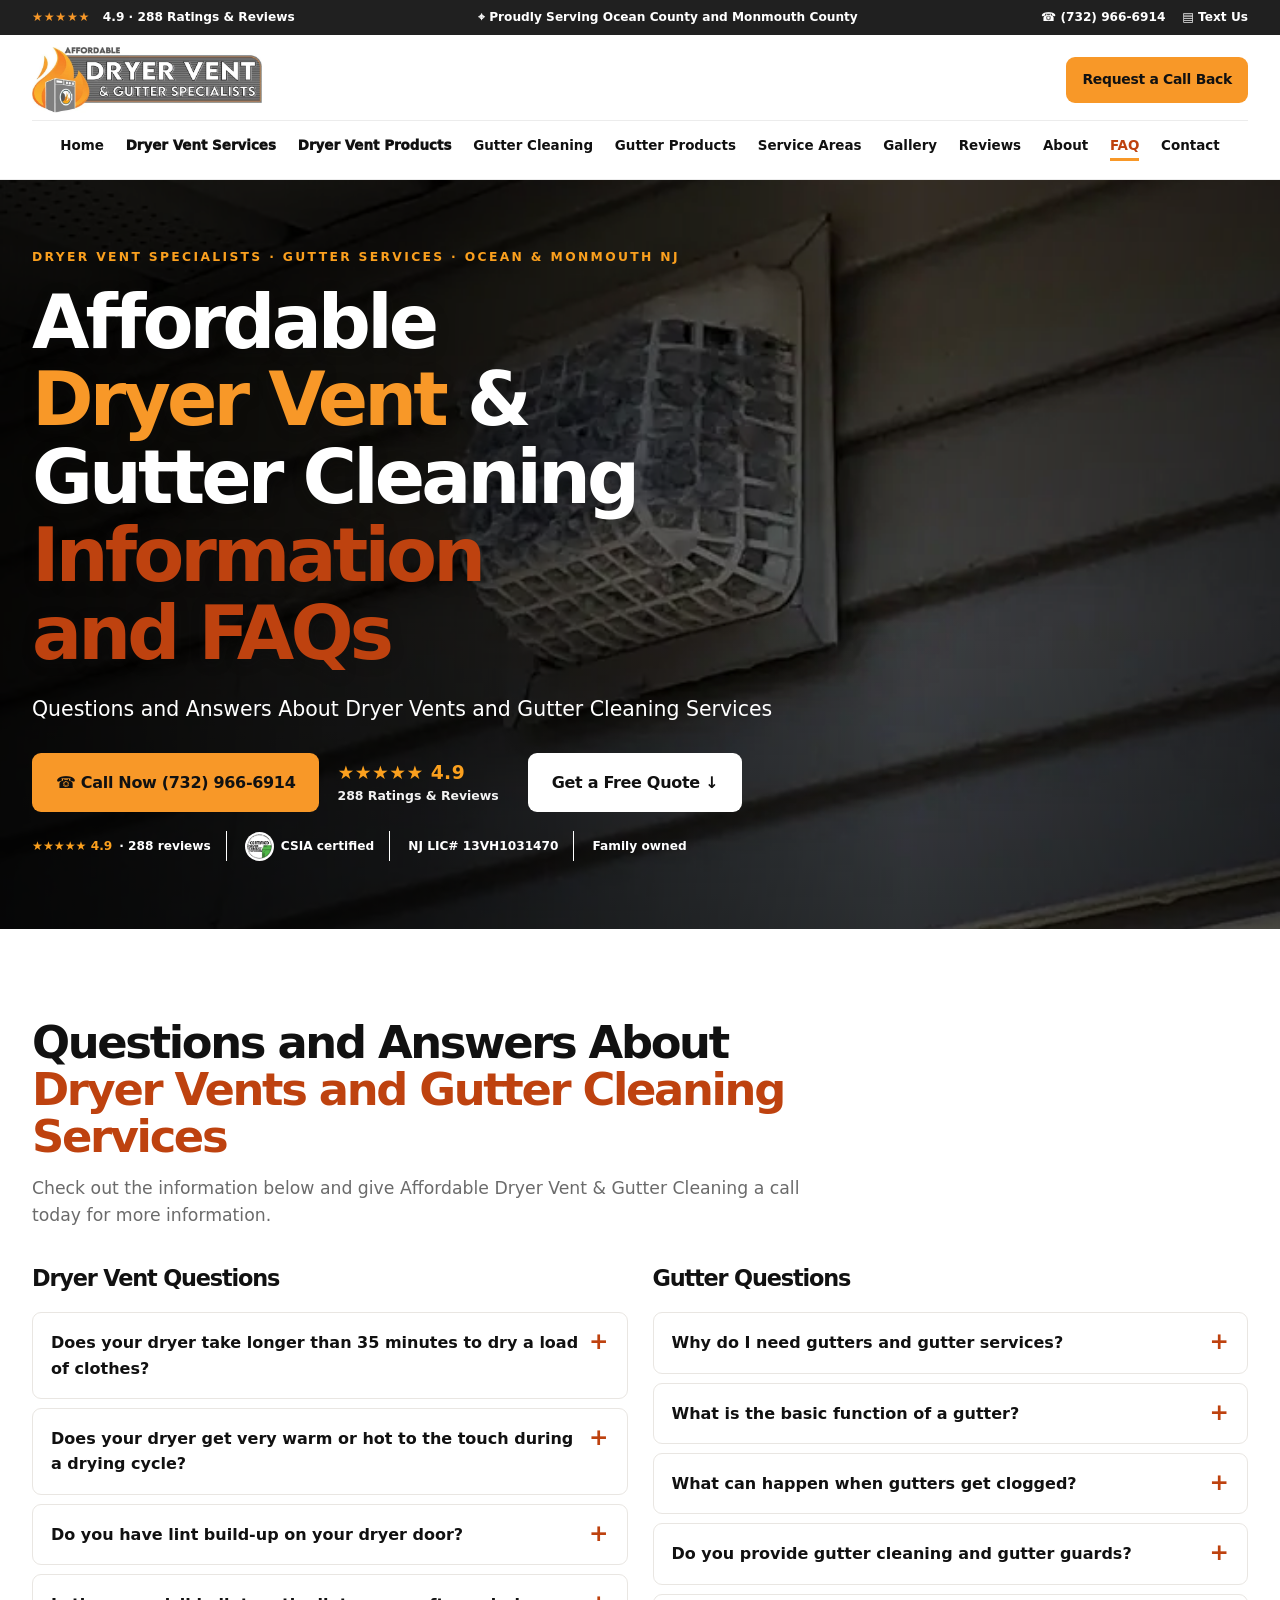
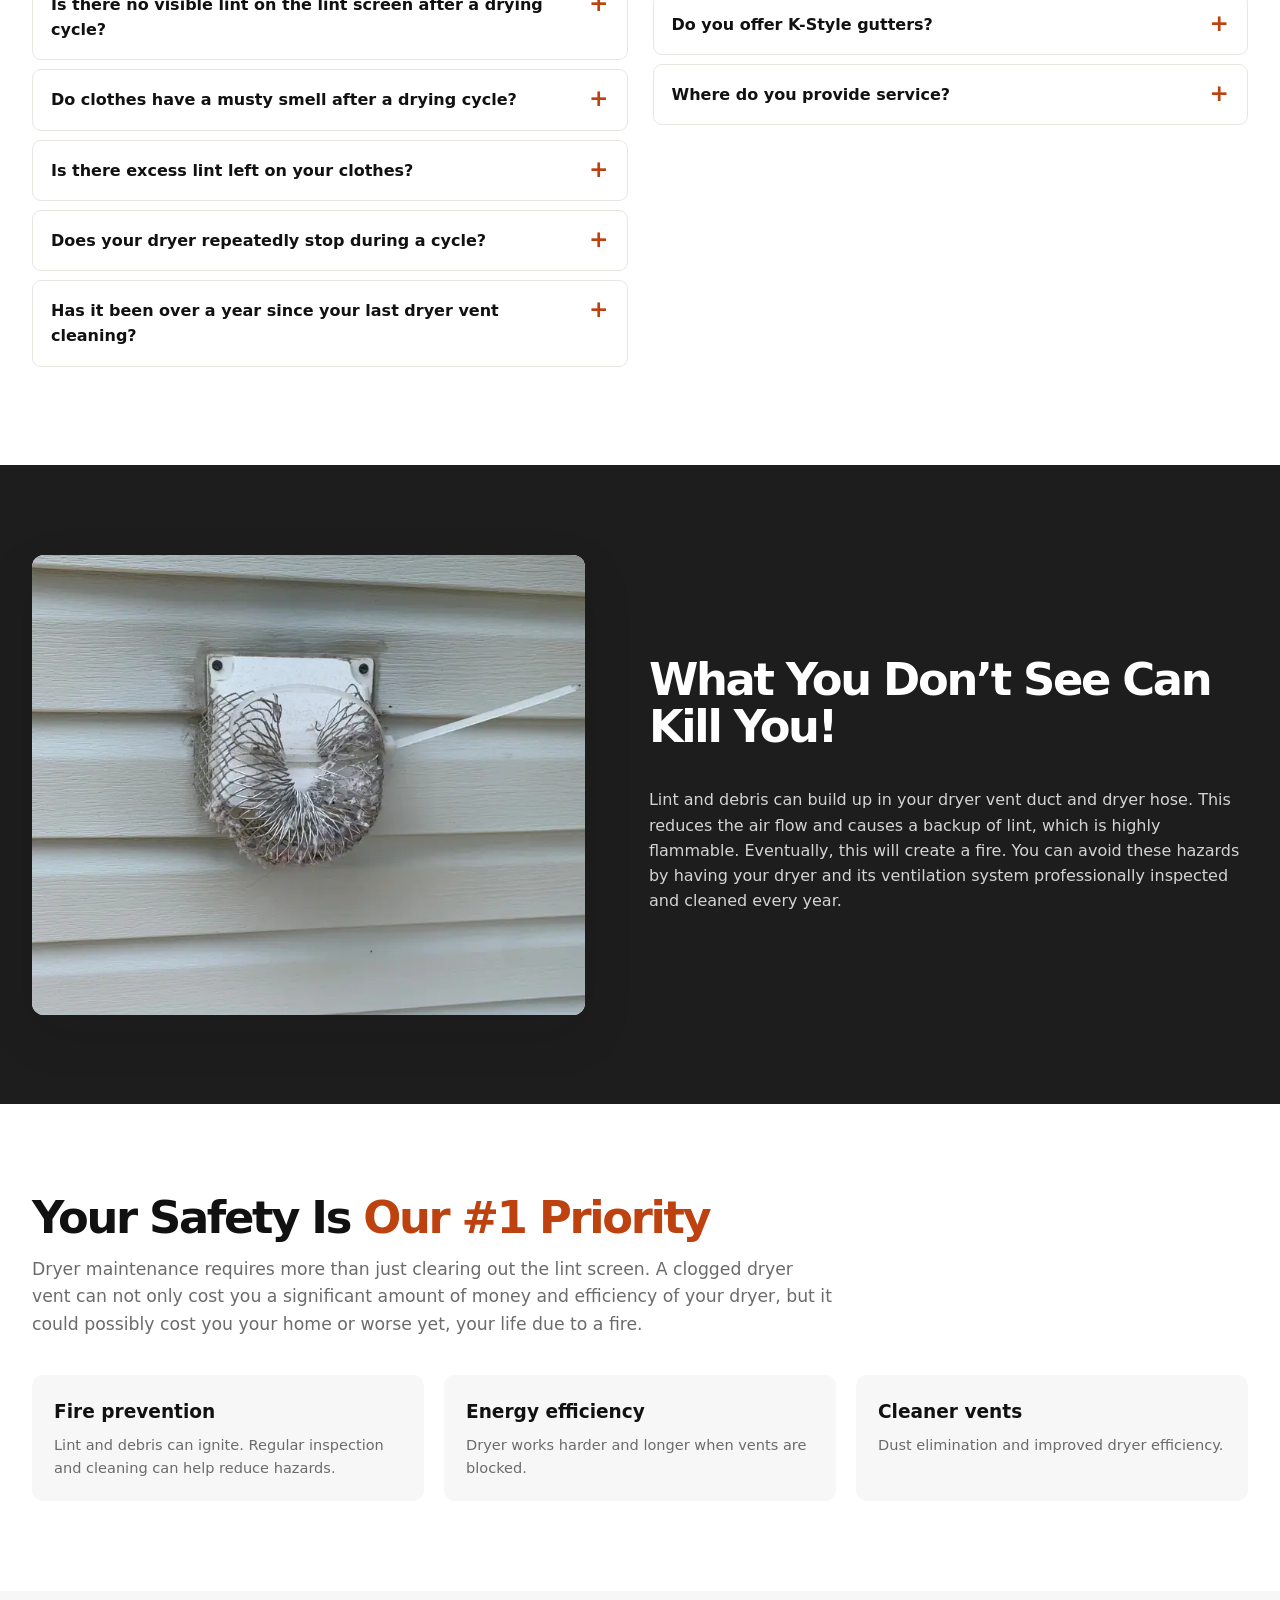
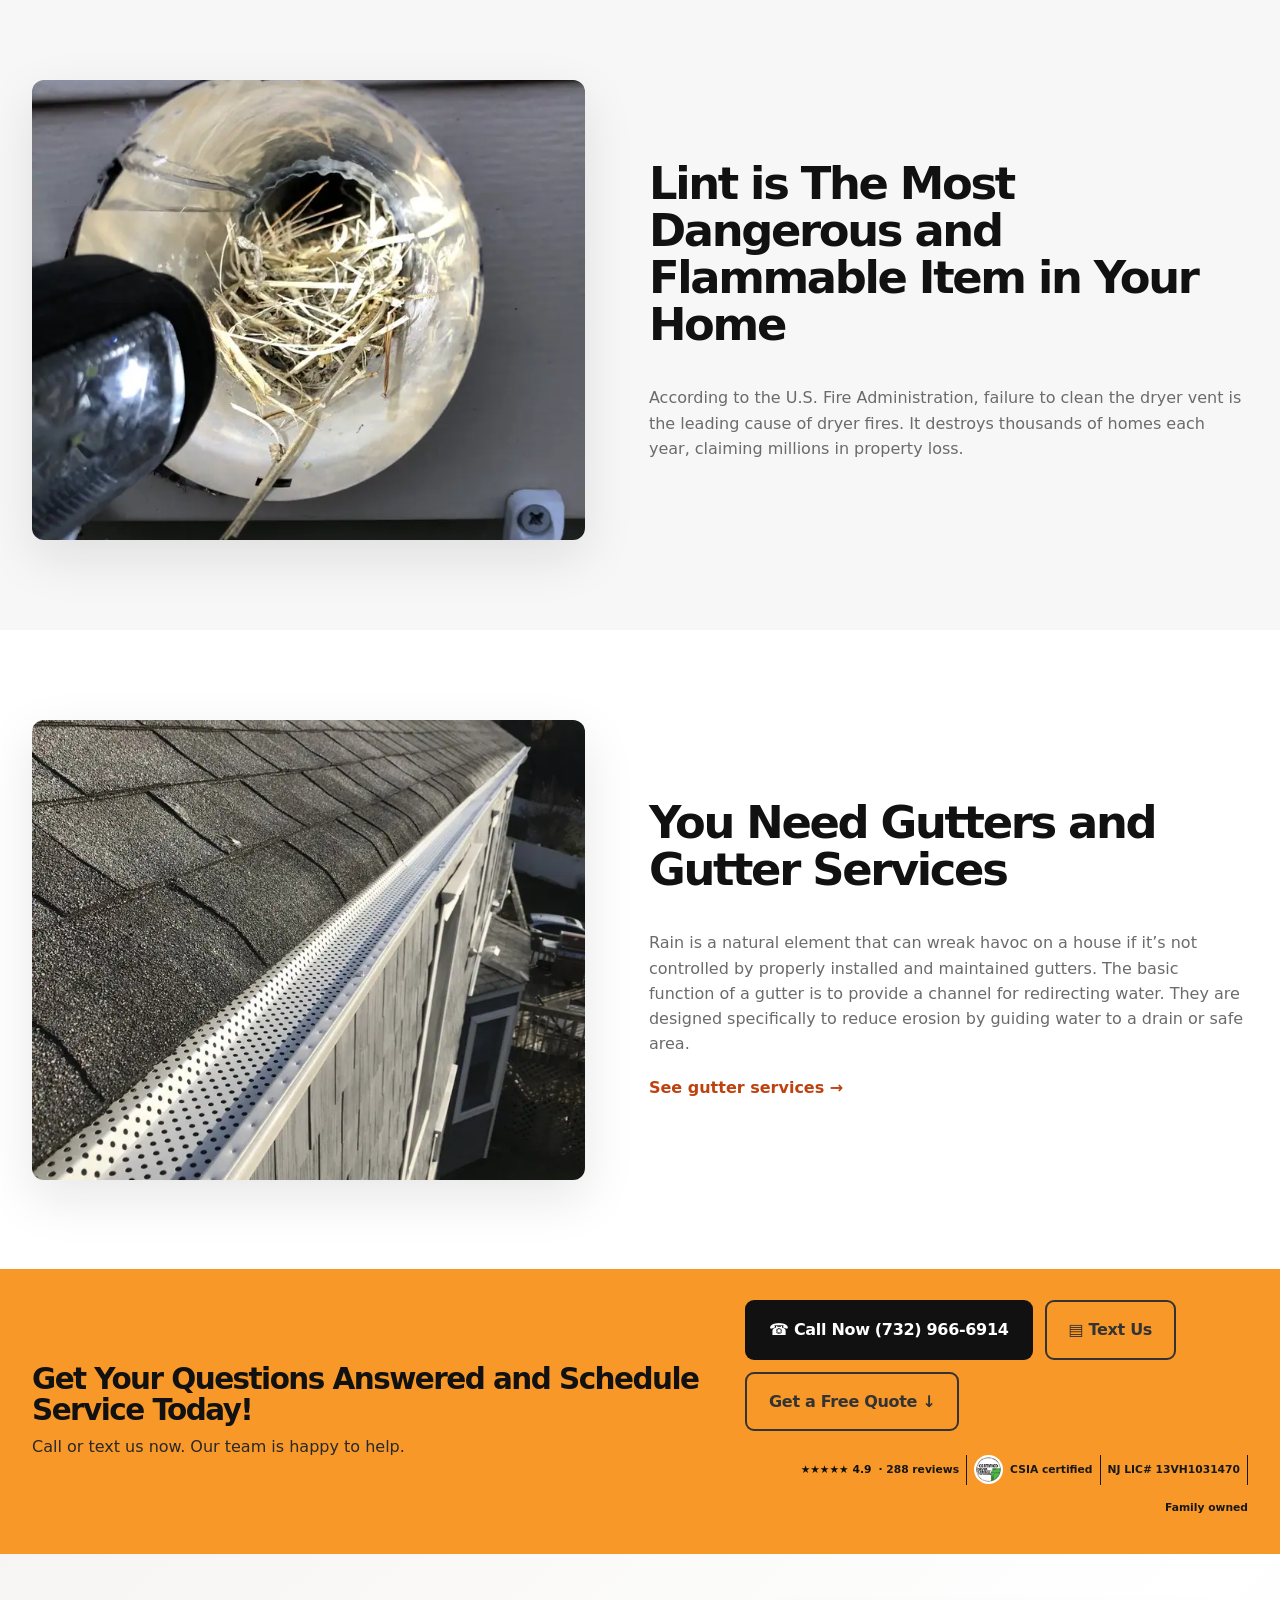
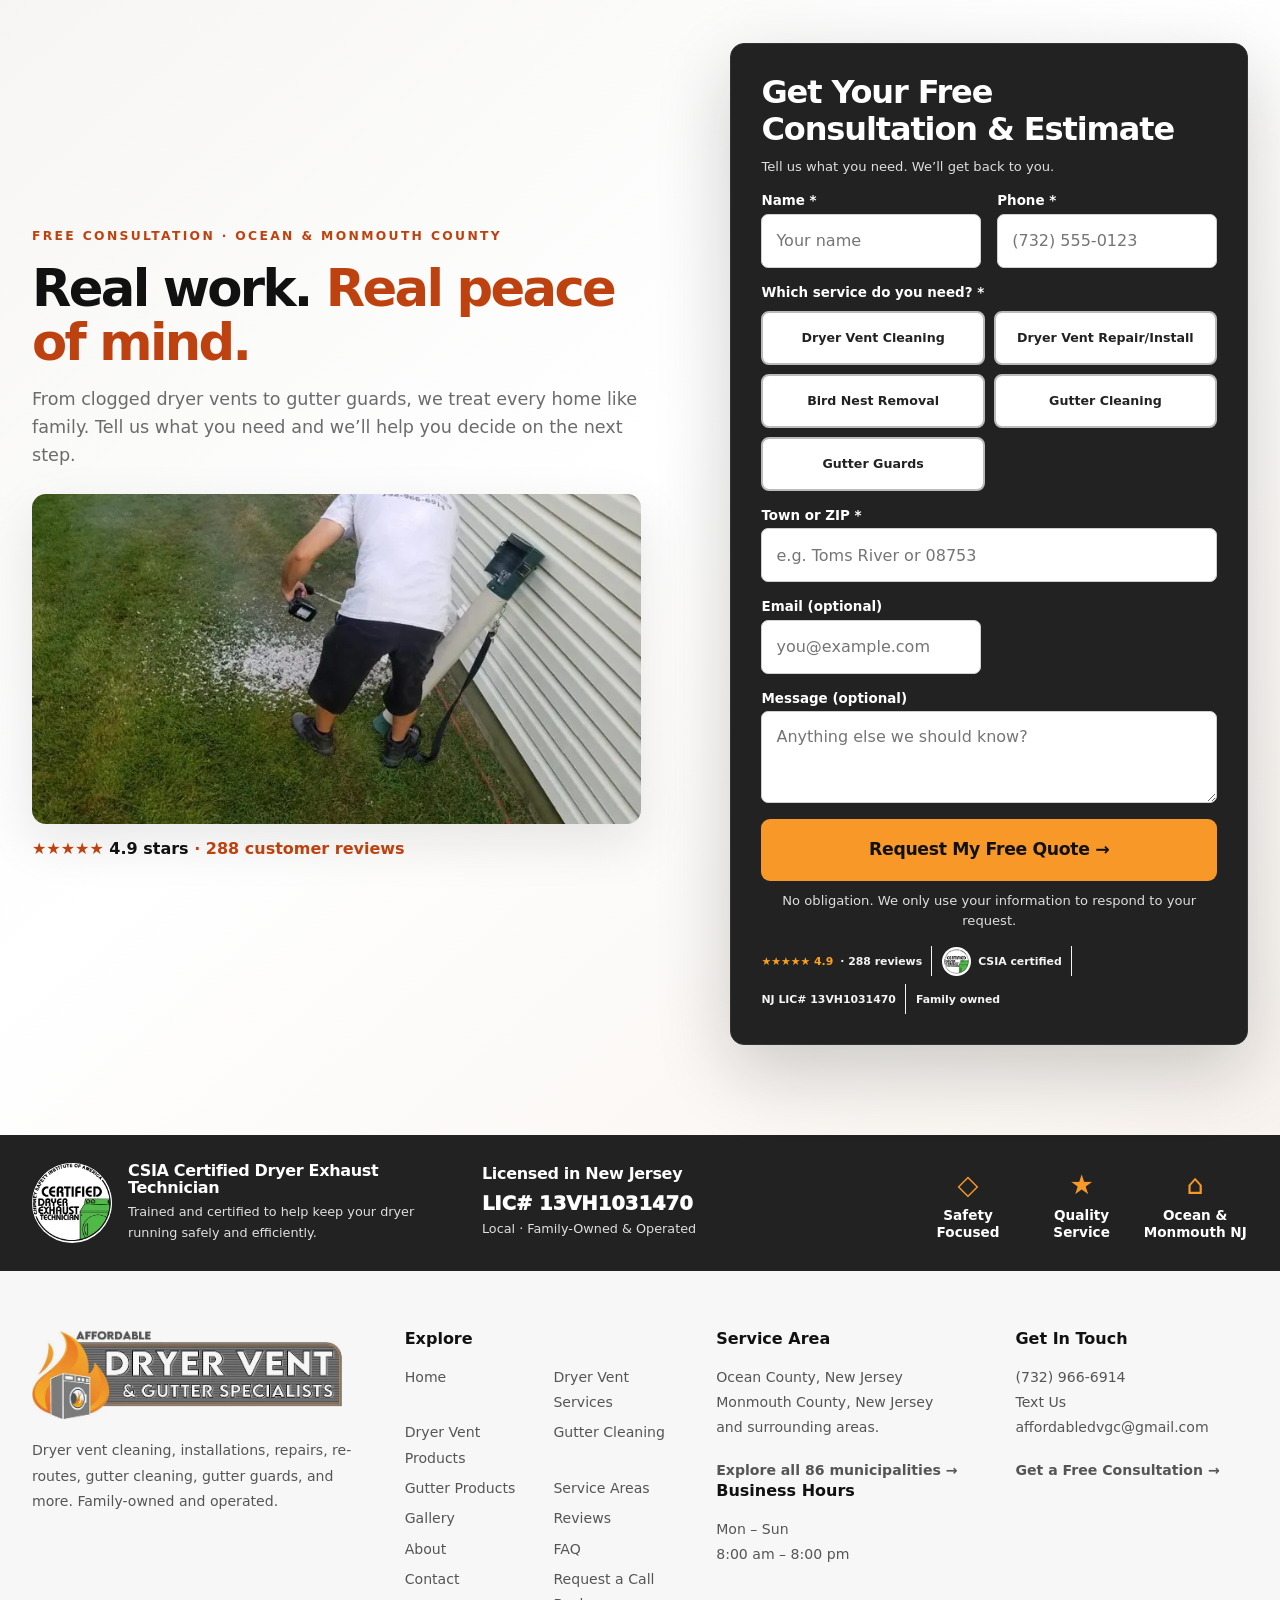
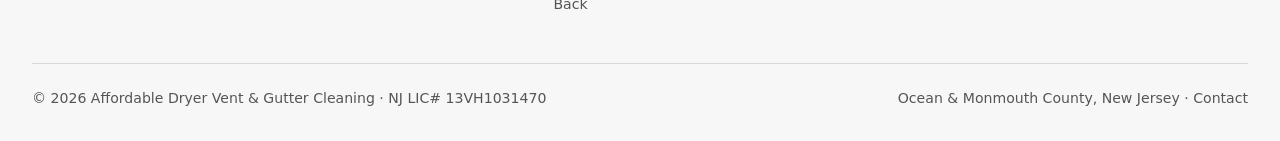
<file: frequently-asked-questions/index.html>
<!doctype html><html lang="en"><head>
<meta name="robots" content="noindex, nofollow"><meta charset="utf-8"><meta name="viewport" content="width=device-width, initial-scale=1"><title>Dryer Cleaning Toms River. Affordable Dryer Vent &amp; Gutter Cleaning</title><meta name="description" content="Read some FAQs about our dryer vent and gutter cleaning services. Gutter installation. Competitive pricing. Call for a free estimate. Use our online form."><link rel="canonical" href="https://www.affordabledvgc.com/frequently-asked-questions"><meta property="og:type" content="website"><meta property="og:title" content="Dryer Cleaning Toms River. Affordable Dryer Vent &amp; Gutter Cleaning"><meta property="og:description" content="Read some FAQs about our dryer vent and gutter cleaning services. Gutter installation. Competitive pricing. Call for a free estimate. Use our online form."><meta property="og:url" content="https://www.affordabledvgc.com/frequently-asked-questions"><meta property="og:image" content="https://www.affordabledvgc.com/images/van-new-wrap-home-hero.webp"><meta name="twitter:card" content="summary_large_image"><meta name="google-site-verification" content="2fdBZTnhOkYaPpAkXMheePTxEm8ZKxqfasDOxdawYn4"><script type="application/ld+json">{"@context":"https://schema.org","@type":"LocalBusiness","@id":"https://www.affordabledvgc.com/#business","name":"Affordable Dryer Vent & Gutter Cleaning","url":"https://www.affordabledvgc.com/","image":"https://www.affordabledvgc.com/images/van-new-wrap-home-hero.webp","telephone":"+1-732-966-6914","email":"affordabledvgc@gmail.com","priceRange":"Call for an estimate","areaServed":[{"@type":"AdministrativeArea","name":"Ocean County, New Jersey"},{"@type":"AdministrativeArea","name":"Monmouth County, New Jersey"}],"address":{"@type":"PostalAddress","addressRegion":"NJ","addressCountry":"US"},"openingHoursSpecification":[{"@type":"OpeningHoursSpecification","dayOfWeek":["Monday","Tuesday","Wednesday","Thursday","Friday","Saturday","Sunday"],"opens":"08:00","closes":"20:00"}],"aggregateRating":{"@type":"AggregateRating","ratingValue":"4.9","reviewCount":"288","bestRating":"5"},"hasCredential":{"@type":"EducationalOccupationalCredential","credentialCategory":"CSIA Certified Dryer Exhaust Technician"},"identifier":"NJ LIC# 13VH1031470"}</script><link rel="icon" href="../images/favicon.ico"><link rel="preload" as="image" href="../images/Clogged-exterior-dryer-vent_d1450_1.webp"><link rel="stylesheet" href="../assets/site.css"><script src="../assets/site.js" defer></script></head><body><a class="skip" href="#main">Skip to main content</a><div class="topbar"><div class="wrap topbar-inner"><div><span aria-hidden="true" class="stars">★★★★★</span>   4.9 <span> · </span> 288 Ratings &amp; Reviews</div><div class="top-area">⌖ Proudly Serving Ocean County and Monmouth County</div><div><a href="tel:+17329666914">☎ (732) 966-6914</a>    <a href="sms:+17329666914">▤ Text Us</a></div></div></div><header class="header"><div class="wrap header-inner"><a aria-label="Affordable Dryer Vent and Gutter Specialists home" class="brand" data-slug="/" href="../index.html"><img alt="Affordable Dryer Vent and Gutter Specialists logo" class="" decoding="async" height="405" loading="eager" sizes="(max-width:600px) 100vw, (max-width:1100px) 50vw, 33vw" src="../images/logo.webp" srcset="../images/logo-360.webp 360w, ../images/logo-720.webp 720w, ../images/logo-1200.webp 1200w" style="object-position:center" width="1399"/></a><button aria-controls="main-navigation" aria-expanded="false" aria-label="Open navigation" class="menu-toggle">☰</button><nav aria-label="Main navigation" class="nav" id="main-navigation"><a class="" data-slug="/" href="../index.html">Home</a><a class="nav-core" data-slug="/dryer-vent-services" href="../dryer-vent-services/index.html">Dryer Vent Services</a><a class="nav-core" data-slug="/dryer-vent-products" href="../dryer-vent-products/index.html">Dryer Vent Products</a><a class="" data-slug="/gutter-cleaning" href="../gutter-cleaning/index.html">Gutter Cleaning</a><a class="" data-slug="/gutter-products" href="../gutter-products/index.html">Gutter Products</a><a class="" data-slug="/service-areas" href="../service-areas/index.html">Service Areas</a><a class="" data-slug="/gallery" href="../gallery/index.html">Gallery</a><a class="" data-slug="/reviews" href="../reviews/index.html">Reviews</a><a class="" data-slug="/about" href="../about/index.html">About</a><a aria-current="page" class="" data-slug="/frequently-asked-questions" href="../frequently-asked-questions/index.html">FAQ</a><a class="" data-slug="/contact" href="../contact/index.html">Contact</a></nav><div class="header-action"><a class="btn btn-primary btn-sm" data-slug="/request-callback-form" href="../request-callback-form/index.html">Request a Call Back</a></div></div></header><main id="main"><section class="hero"><img alt="Affordable Dryer Vent &amp; Gutter Cleaning Information and FAQs — Affordable Dryer Vent and Gutter Specialists" class="hero-image" decoding="async" fetchpriority="high" height="1450" loading="eager" sizes="100vw" src="../images/Clogged-exterior-dryer-vent_d1450_1.webp" srcset="../images/Clogged-exterior-dryer-vent_d1450_1-360.webp 360w, ../images/Clogged-exterior-dryer-vent_d1450_1-720.webp 720w" style="object-position:center" width="1087"/><div class="wrap hero-inner no-form"><div class="hero-copy"><div class="eyebrow">Dryer Vent Specialists · Gutter Services · Ocean &amp; Monmouth NJ</div><h1>Affordable <span class="brand-focus">Dryer Vent</span> &amp; Gutter Cleaning <span class="burnt">Information and FAQs</span></h1><p class="lead">Questions and Answers About Dryer Vents and Gutter Cleaning Services</p><div class="hero-cta-cluster"><a aria-label="Call Affordable Dryer Vent and Gutter Specialists at 732 966 6914" class="btn btn-primary" href="tel:+17329666914">☎ Call Now (732) 966-6914</a><div class="hero-stars"><strong>★★★★★ 4.9</strong><span>288 Ratings &amp; Reviews</span></div><a class="btn btn-light" href="#quote">Get a Free Quote ↓</a></div><div class="microtrust"><span><b>★★★★★ 4.9</b> · 288 reviews</span><span class="trust-certified"><img alt="CSIA Certified Dryer Exhaust Technician badge" height="29" loading="lazy" src="../images/logo-certified-badge.webp" width="29"/> CSIA certified</span><span>NJ LIC# 13VH1031470</span><span>Family owned</span></div></div></div></section><section class="section"><div class="wrap"><div class="section-title reveal"><h2>Questions and Answers About <span class="burnt">Dryer Vents and Gutter Cleaning Services</span></h2><p>Check out the information below and give Affordable Dryer Vent &amp; Gutter Cleaning a call today for more information.</p></div><div class="faq-grid"><div><h3>Dryer Vent Questions</h3><div class="faq-column"><details><summary>Does your dryer take longer than 35 minutes to dry a load of clothes?</summary><p>If the answer is yes, don't ignore the issue. It probably means your dryer is clogged with debris.</p></details><details><summary>Does your dryer get very warm or hot to the touch during a drying cycle?</summary><p>If you answered YES to any of these questions, give us a call at (732) 966-6914.</p></details><details><summary>Do you have lint build-up on your dryer door?</summary><p>If you answered YES to any of these questions, give us a call at (732) 966-6914.</p></details><details><summary>Is there no visible lint on the lint screen after a drying cycle?</summary><p>If you answered YES to any of these questions, give us a call at (732) 966-6914.</p></details><details><summary>Do clothes have a musty smell after a drying cycle?</summary><p>If you answered YES to any of these questions, give us a call at (732) 966-6914.</p></details><details><summary>Is there excess lint left on your clothes?</summary><p>If you answered YES to any of these questions, give us a call at (732) 966-6914.</p></details><details><summary>Does your dryer repeatedly stop during a cycle?</summary><p>If you answered YES to any of these questions, give us a call at (732) 966-6914.</p></details><details><summary>Has it been over a year since your last dryer vent cleaning?</summary><p>You can avoid hazards by having your dryer and its ventilation system professionally inspected and cleaned every year.</p></details></div></div><div><h3>Gutter Questions</h3><div class="faq-column"><details><summary>Why do I need gutters and gutter services?</summary><p>Rain is a natural element that can wreak havoc on a house if it’s not controlled by properly installed and maintained gutters.</p></details><details><summary>What is the basic function of a gutter?</summary><p>The basic function of a gutter is to provide a channel for redirecting water. They are designed specifically to reduce erosion by guiding water to a drain or safe area.</p></details><details><summary>What can happen when gutters get clogged?</summary><p>Clogged or damaged gutters can lead to water damage, leaks, mold, basement flooding, and expensive repairs.</p></details><details><summary>Do you provide gutter cleaning and gutter guards?</summary><p>We offer gutter cleaning, gutter installation, repairs and gutter guards. Call or text us now.</p></details><details><summary>Do you offer K-Style gutters?</summary><p>We offer gutter products and installation services. Call or text to discuss the best gutter system for your property.</p></details><details><summary>Where do you provide service?</summary><p>We serve Ocean County, Monmouth County, New Jersey and surrounding areas.</p></details></div></div></div></div></section><section class="section section-dark"><div class="wrap"><div class="split photo-left"><div class="reveal"><div class="media"><img alt="Dryer exhaust vent blocked with lint" class="" decoding="async" height="1450" loading="lazy" sizes="(max-width:600px) 100vw, (max-width:1100px) 50vw, 33vw" src="../images/Lint-clogged-dryer-exhaust_d1450_1.webp" srcset="../images/Lint-clogged-dryer-exhaust_d1450_1-360.webp 360w, ../images/Lint-clogged-dryer-exhaust_d1450_1-720.webp 720w" style="object-position:center" width="1087"/></div></div><div class="copy reveal"><h2>What You Don’t See Can Kill You!</h2><p>Lint and debris can build up in your dryer vent duct and dryer hose. This reduces the air flow and causes a backup of lint, which is highly flammable. Eventually, this will create a fire. You can avoid these hazards by having your dryer and its ventilation system professionally inspected and cleaned every year.</p></div></div></div></section><section class="section"><div class="wrap"><div class="section-title reveal"><h2>Your Safety Is <span class="burnt">Our #1 Priority</span></h2><p>Dryer maintenance requires more than just clearing out the lint screen. A clogged dryer vent can not only cost you a significant amount of money and efficiency of your dryer, but it could possibly cost you your home or worse yet, your life due to a fire.</p></div><div class="safety-tiles"><div class="safety-tile"><strong>Fire prevention</strong><p>Lint and debris can ignite. Regular inspection and cleaning can help reduce hazards.</p></div><div class="safety-tile"><strong>Energy efficiency</strong><p>Dryer works harder and longer when vents are blocked.</p></div><div class="safety-tile"><strong>Cleaner vents</strong><p>Dust elimination and improved dryer efficiency.</p></div></div></div></section><section class="section section-alt"><div class="wrap"><div class="split photo-left"><div class="reveal"><div class="media"><img alt="Dangerous nest inside dryer vent" class="" decoding="async" height="1450" loading="lazy" sizes="(max-width:600px) 100vw, (max-width:1100px) 50vw, 33vw" src="../images/Nest-in-dryer-vent_d1450_1.webp" srcset="../images/Nest-in-dryer-vent_d1450_1-360.webp 360w, ../images/Nest-in-dryer-vent_d1450_1-720.webp 720w" style="object-position:center" width="1087"/></div></div><div class="copy reveal"><h2>Lint is The Most Dangerous and Flammable Item in Your Home</h2><p>According to the U.S. Fire Administration, failure to clean the dryer vent is the leading cause of dryer fires. It destroys thousands of homes each year, claiming millions in property loss.</p></div></div></div></section><section class="section"><div class="wrap"><div class="split photo-left"><div class="reveal"><div class="media"><img alt="Gutter guards installed on residential roof" class="" decoding="async" height="1450" loading="lazy" sizes="(max-width:600px) 100vw, (max-width:1100px) 50vw, 33vw" src="../images/gutter-covers-installed_d1450_1.webp" srcset="../images/gutter-covers-installed_d1450_1-360.webp 360w, ../images/gutter-covers-installed_d1450_1-720.webp 720w" style="object-position:center" width="1087"/></div></div><div class="copy reveal"><h2>You Need Gutters and Gutter Services</h2><p>Rain is a natural element that can wreak havoc on a house if it’s not controlled by properly installed and maintained gutters. The basic function of a gutter is to provide a channel for redirecting water. They are designed specifically to reduce erosion by guiding water to a drain or safe area.</p><a class="text-link" data-slug="/gutter-cleaning" href="../gutter-cleaning/index.html">See gutter services →</a></div></div></div></section><section class="cta-band"><div class="wrap cta-inner"><div><h2>Get Your Questions Answered and Schedule Service Today!</h2><p>Call or text us now. Our team is happy to help.</p></div><div class="action-group"><div class="cta-row"><a aria-label="Call Affordable Dryer Vent and Gutter Specialists at 732 966 6914" class="btn btn-dark" href="tel:+17329666914">☎ Call Now (732) 966-6914</a><a aria-label="Text Affordable Dryer Vent and Gutter Specialists" class="btn btn-outline-dark" href="sms:+17329666914">▤ Text Us</a><a class="btn btn-outline-dark" href="#quote">Get a Free Quote ↓</a></div><div class="microtrust"><span><b>★★★★★ 4.9</b> · 288 reviews</span><span class="trust-certified"><img alt="CSIA Certified Dryer Exhaust Technician badge" height="29" loading="lazy" src="../images/logo-certified-badge.webp" width="29"/> CSIA certified</span><span>NJ LIC# 13VH1031470</span><span>Family owned</span></div></div></div></section><section class="section quote-section" id="quote"><div class="wrap quote-layout"><div class="quote-story reveal"><div class="eyebrow">Free consultation · Ocean &amp; Monmouth County</div><h2>Real work. <span class="burnt">Real peace of mind.</span></h2><p>From clogged dryer vents to gutter guards, we treat every home like family. Tell us what you need and we’ll help you decide on the next step.</p><div class="quote-photo"><img alt="Real dryer vent cleaning performed by Affordable Dryer Vent and Gutter Specialists" class="" decoding="async" height="756" loading="lazy" sizes="(max-width:600px) 100vw, (max-width:1100px) 50vw, 33vw" src="../images/Cleaning-out-the-dryer-vent_1.webp" srcset="../images/Cleaning-out-the-dryer-vent_1-360.webp 360w, ../images/Cleaning-out-the-dryer-vent_1-720.webp 720w" style="object-position:center" width="1008"/></div><div class="quote-proof">★★★★★ <strong>4.9 stars</strong> · 288 customer reviews</div></div><form action="/thank-you" class="quote" data-lead-form="" data-netlify="true" method="POST" name="lead-frequentlyaskedquestions" netlify-honeypot="bot-field"><h2>Get Your Free Consultation &amp; Estimate</h2><p>Tell us what you need. We’ll get back to you.</p><input name="form-name" type="hidden" value="lead-frequentlyaskedquestions"/><p style="display:none"><label>Leave this field blank: <input name="bot-field"/></label></p><div class="formgrid"><div class="field"><label for="frequentlyaskedquestions-name">Name *</label><input autocomplete="name" id="frequentlyaskedquestions-name" name="name" placeholder="Your name" required="" type="text"/></div><div class="field"><label for="frequentlyaskedquestions-phone">Phone *</label><input autocomplete="tel" id="frequentlyaskedquestions-phone" name="phone" placeholder="(732) 555-0123" required="" type="tel"/></div><fieldset class="field full service-picker"><legend>Which service do you need? *</legend><div class="service-options"><label class="service-option"><input name="service" required="" type="radio" value="Dryer Vent Cleaning"/><span>Dryer Vent Cleaning</span></label><label class="service-option"><input name="service" type="radio" value="Dryer Vent Repair/Install"/><span>Dryer Vent Repair/Install</span></label><label class="service-option"><input name="service" type="radio" value="Bird Nest Removal"/><span>Bird Nest Removal</span></label><label class="service-option"><input name="service" type="radio" value="Gutter Cleaning"/><span>Gutter Cleaning</span></label><label class="service-option"><input name="service" type="radio" value="Gutter Guards"/><span>Gutter Guards</span></label></div></fieldset><div class="field full"><label for="frequentlyaskedquestions-town_zip">Town or ZIP *</label><input autocomplete="postal-code" id="frequentlyaskedquestions-town_zip" name="town_zip" placeholder="e.g. Toms River or 08753" required="" type="text"/></div><div class="field"><label for="frequentlyaskedquestions-email">Email (optional)</label><input autocomplete="email" id="frequentlyaskedquestions-email" name="email" placeholder="you@example.com" type="email"/></div><div class="field full"><label for="frequentlyaskedquestions-message">Message (optional)</label><textarea id="frequentlyaskedquestions-message" name="message" placeholder="Anything else we should know?"></textarea></div></div><button class="btn btn-primary" data-label="Request My Free Quote →" type="submit">Request My Free Quote →</button><p class="form-note">No obligation. We only use your information to respond to your request.</p><div aria-live="polite" class="form-feedback" role="status"></div><div class="microtrust"><span><b>★★★★★ 4.9</b> · 288 reviews</span><span class="trust-certified"><img alt="CSIA Certified Dryer Exhaust Technician badge" height="29" loading="lazy" src="../images/logo-certified-badge.webp" width="29"/> CSIA certified</span><span>NJ LIC# 13VH1031470</span><span>Family owned</span></div></form></div></section></main><section class="credentials"><div class="wrap credential-inner"><div class="credential-badge"><img alt="CSIA Certified Dryer Exhaust Technician badge" class="" decoding="async" height="251" loading="lazy" sizes="(max-width:600px) 100vw, (max-width:1100px) 50vw, 33vw" src="../images/logo-certified-badge.webp" srcset="../images/logo-certified-badge.webp 250w" style="object-position:center" width="250"/><div><h3>CSIA Certified Dryer Exhaust Technician</h3><p>Trained and certified to help keep your dryer running safely and efficiently.</p></div></div><div><h3>Licensed in New Jersey</h3><div class="license">LIC# 13VH1031470</div><p>Local · Family-Owned &amp; Operated</p></div><div class="trust-trio"><div><span>◇</span><strong>Safety<br/>Focused</strong></div><div><span>★</span><strong>Quality<br/>Service</strong></div><div><span>⌂</span><strong>Ocean &amp;<br/>Monmouth NJ</strong></div></div></div></section><footer class="footer"><div class="wrap"><div class="footer-grid"><div><a data-slug="/" href="../index.html"><img alt="Affordable Dryer Vent and Gutter Specialists logo" class="footer-logo" decoding="async" height="405" loading="lazy" sizes="(max-width:600px) 100vw, (max-width:1100px) 50vw, 33vw" src="../images/logo.webp" srcset="../images/logo-360.webp 360w, ../images/logo-720.webp 720w, ../images/logo-1200.webp 1200w" style="object-position:center" width="1399"/></a><p>Dryer vent cleaning, installations, repairs, re-routes, gutter cleaning, gutter guards, and more. Family-owned and operated.</p></div><div><h3>Explore</h3><div class="footer-links"><a class="" data-slug="/" href="../index.html">Home</a><a class="" data-slug="/dryer-vent-services" href="../dryer-vent-services/index.html">Dryer Vent Services</a><a class="" data-slug="/dryer-vent-products" href="../dryer-vent-products/index.html">Dryer Vent Products</a><a class="" data-slug="/gutter-cleaning" href="../gutter-cleaning/index.html">Gutter Cleaning</a><a class="" data-slug="/gutter-products" href="../gutter-products/index.html">Gutter Products</a><a class="" data-slug="/service-areas" href="../service-areas/index.html">Service Areas</a><a class="" data-slug="/gallery" href="../gallery/index.html">Gallery</a><a class="" data-slug="/reviews" href="../reviews/index.html">Reviews</a><a class="" data-slug="/about" href="../about/index.html">About</a><a class="" data-slug="/frequently-asked-questions" href="../frequently-asked-questions/index.html">FAQ</a><a class="" data-slug="/contact" href="../contact/index.html">Contact</a><a class="" data-slug="/request-callback-form" href="../request-callback-form/index.html">Request a Call Back</a></div></div><div><h3>Service Area</h3><p>Ocean County, New Jersey<br/>Monmouth County, New Jersey<br/>and surrounding areas.</p><a class="text-link" data-slug="/service-areas" href="../service-areas/index.html">Explore all 86 municipalities →</a><h3>Business Hours</h3><p>Mon – Sun<br/>8:00 am – 8:00 pm</p></div><div><h3>Get In Touch</h3><p><a href="tel:+17329666914">(732) 966-6914</a><br/><a href="sms:+17329666914">Text Us</a><br/><a href="mailto:affordabledvgc@gmail.com">affordabledvgc@gmail.com</a></p><a class="text-link" data-slug="/request-callback-form" href="../request-callback-form/index.html">Get a Free Consultation →</a></div></div><div class="footer-bottom"><p>© 2026 Affordable Dryer Vent &amp; Gutter Cleaning · NJ LIC# 13VH1031470</p><p>Ocean &amp; Monmouth County, New Jersey · <a class="" data-slug="/contact" href="../contact/index.html">Contact</a></p></div></div></footer><nav aria-label="Quick contact actions" class="mobile-actions"><a class="mobile-call" href="tel:+17329666914"><span>☎ Call</span><small>(732) 966-6914</small></a><a href="sms:+17329666914">▤ Text Us</a><a class="mobile-quote" href="#quote">Free Quote ↓</a></nav></body></html>
</file>
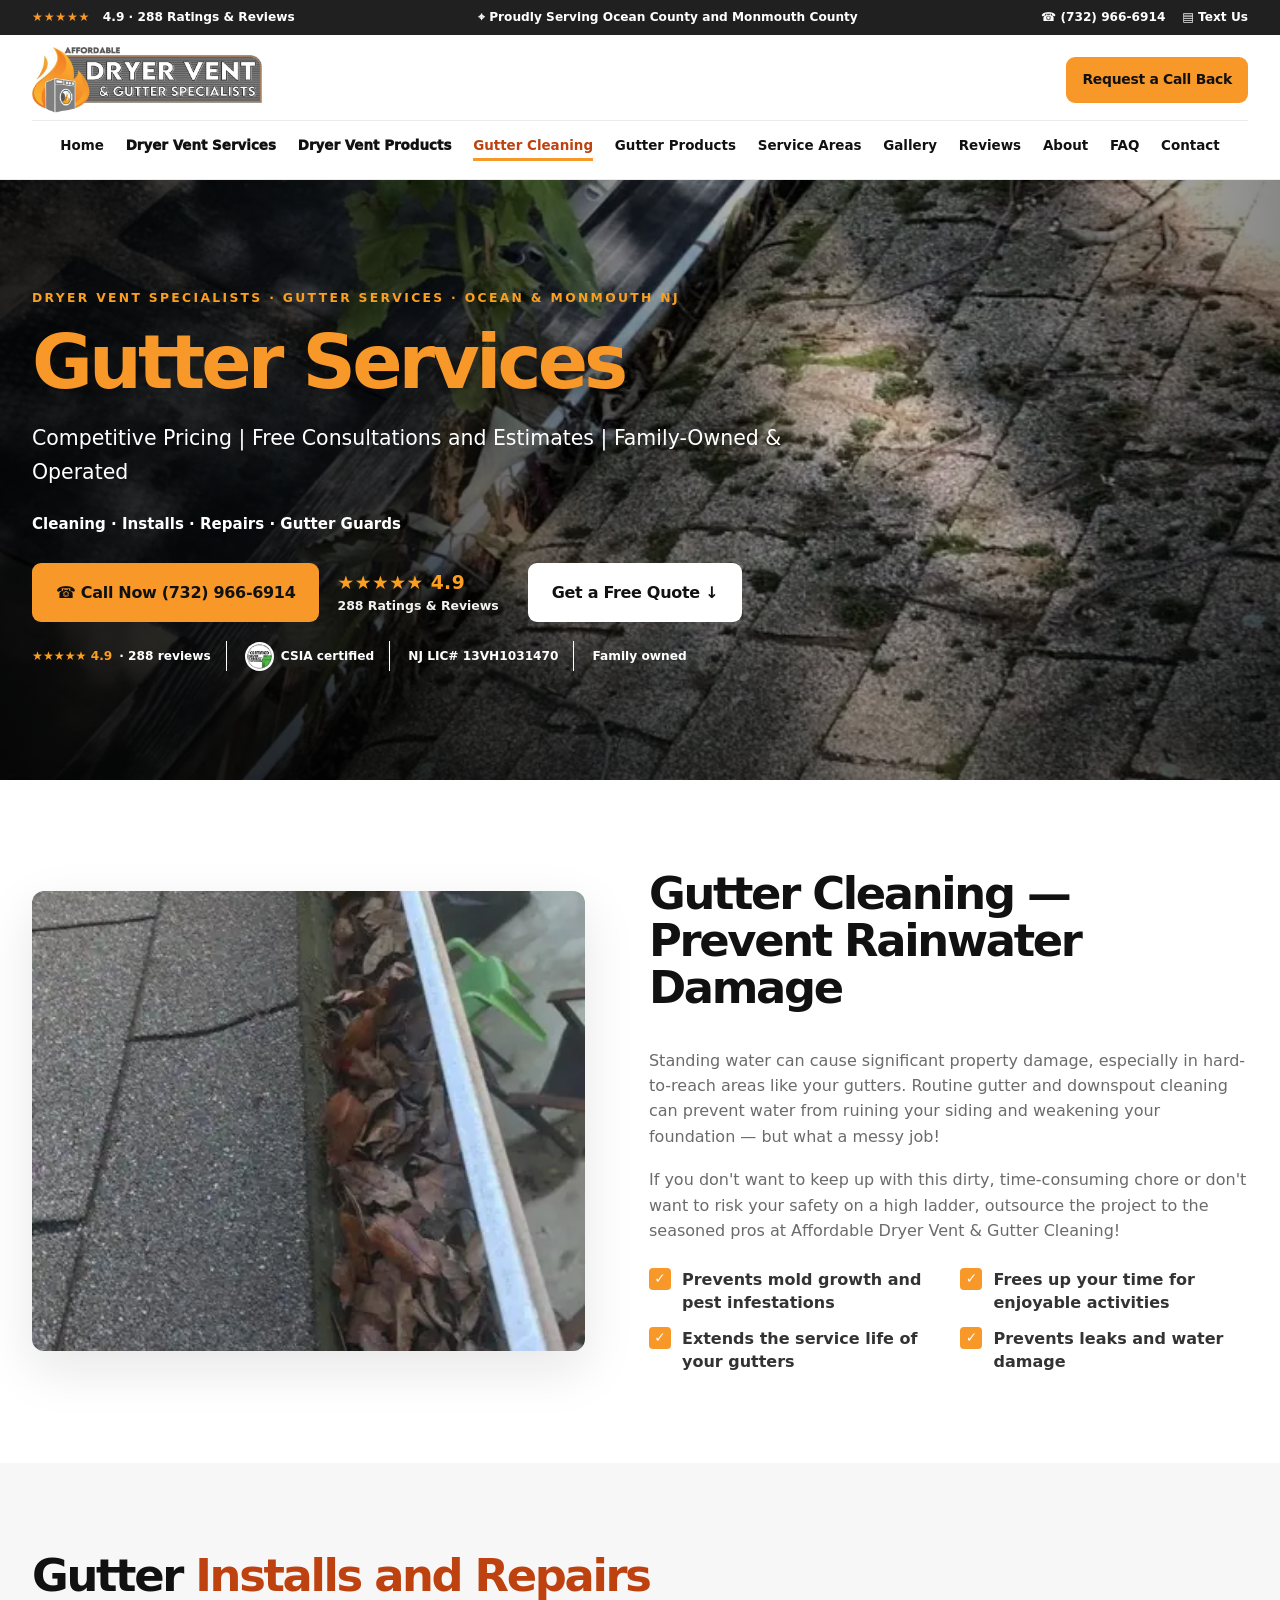
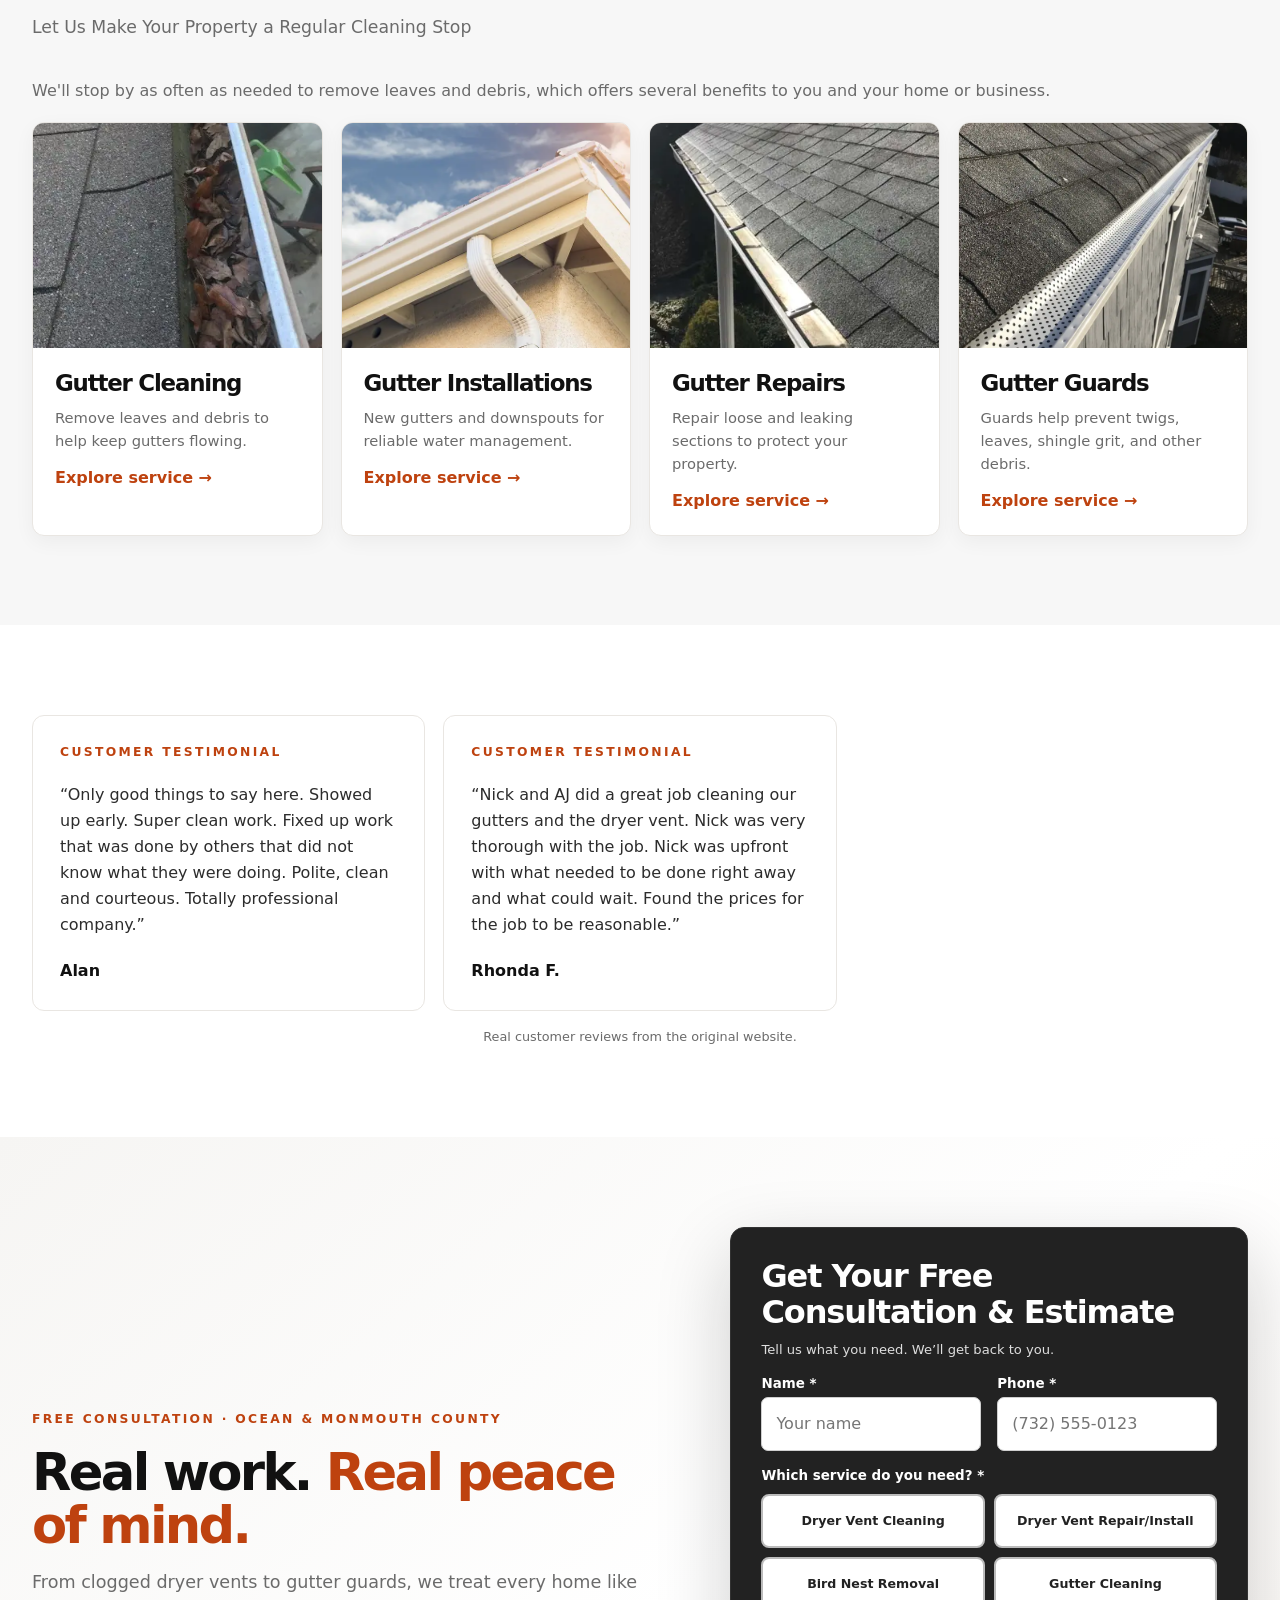
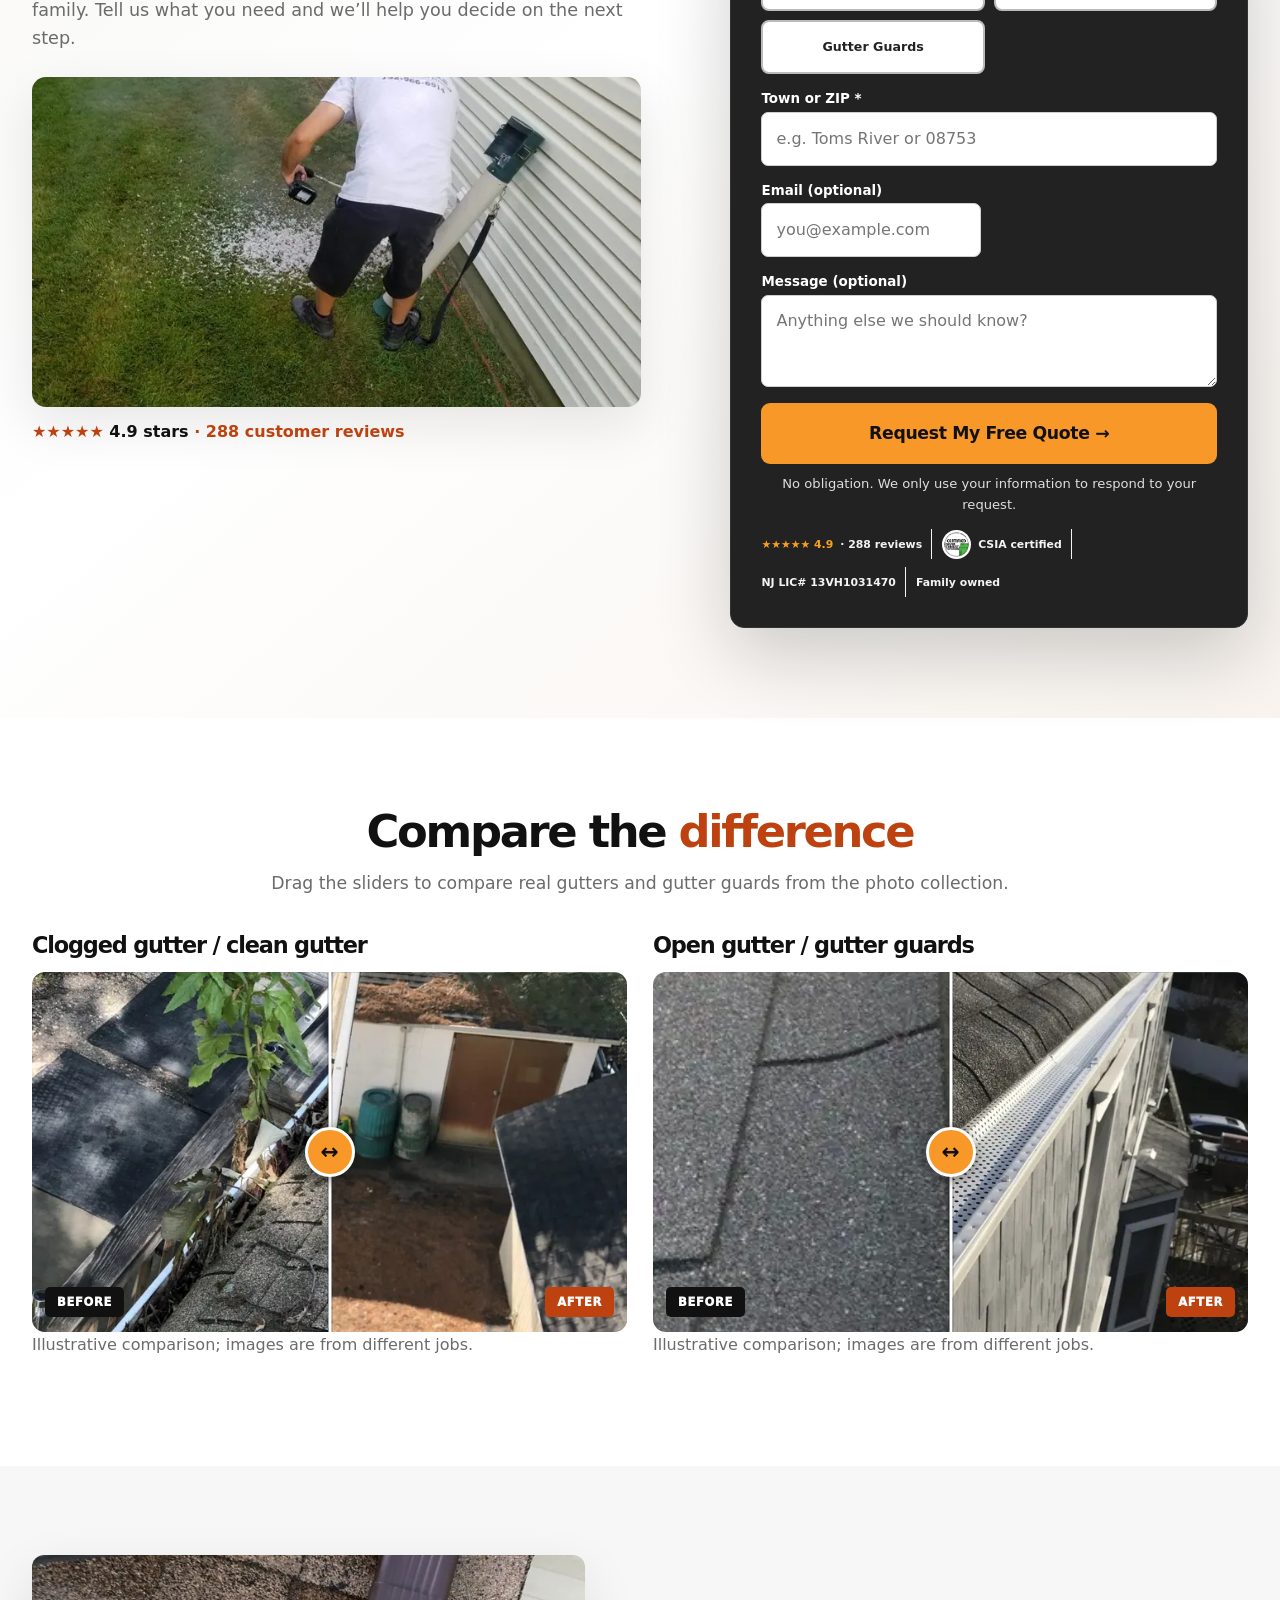
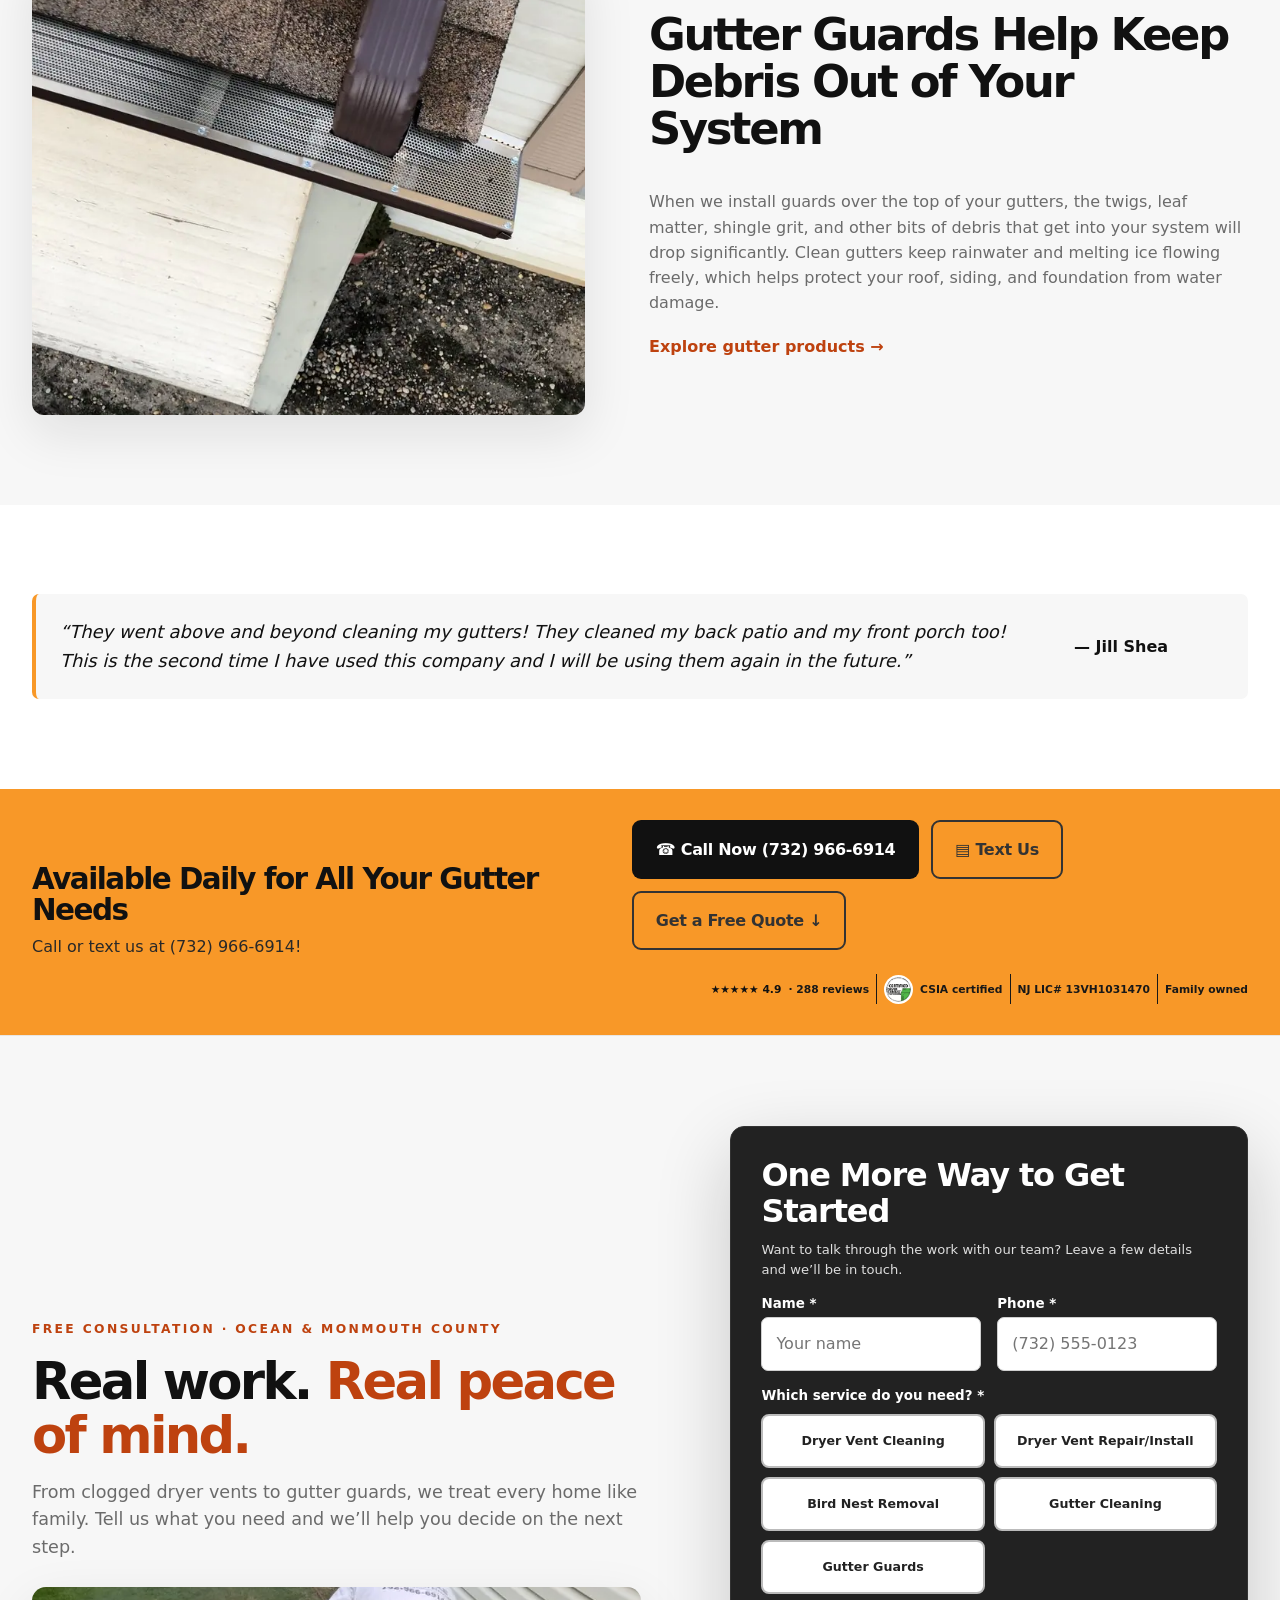
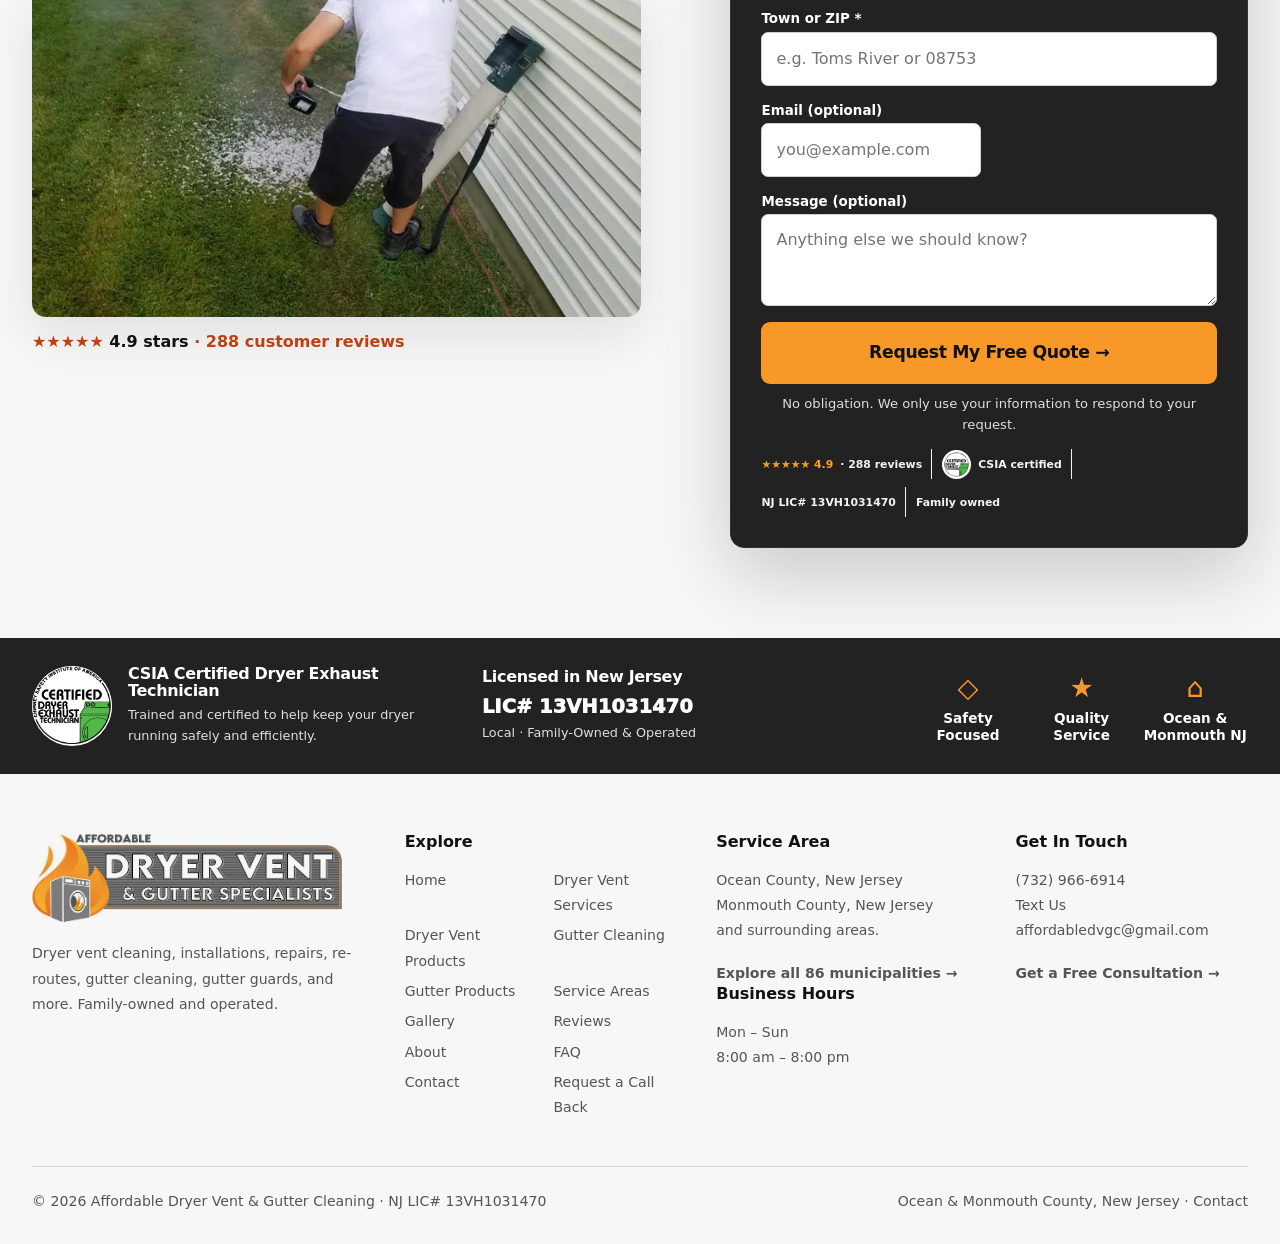
<file: gutter-cleaning/index.html>
<!doctype html><html lang="en"><head>
<meta name="robots" content="noindex, nofollow"><meta charset="utf-8"><meta name="viewport" content="width=device-width, initial-scale=1"><title>Gutter Services | Toms River | Barnegat NJ</title><meta name="description" content="Gutter Cleaning near Manahawkin NJ. Affordable Gutter Cleaning in Toms River. Gutter cleaning service near Freehold NJ. Affordable Dryer Vent &amp; Gutter Cleaning - Competitive price. Emergency work. Call for a free estimate. Use our online form. Gutter system cleaning service."><link rel="canonical" href="https://www.affordabledvgc.com/gutter-cleaning"><meta property="og:type" content="website"><meta property="og:title" content="Gutter Services | Toms River | Barnegat NJ"><meta property="og:description" content="Gutter Cleaning near Manahawkin NJ. Affordable Gutter Cleaning in Toms River. Gutter cleaning service near Freehold NJ. Affordable Dryer Vent &amp; Gutter Cleaning - Competitive price. Emergency work. Call for a free estimate. Use our online form. Gutter system cleaning service."><meta property="og:url" content="https://www.affordabledvgc.com/gutter-cleaning"><meta property="og:image" content="https://www.affordabledvgc.com/images/van-new-wrap-home-hero.webp"><meta name="twitter:card" content="summary_large_image"><meta name="google-site-verification" content="2fdBZTnhOkYaPpAkXMheePTxEm8ZKxqfasDOxdawYn4"><script type="application/ld+json">{"@context":"https://schema.org","@type":"LocalBusiness","@id":"https://www.affordabledvgc.com/#business","name":"Affordable Dryer Vent & Gutter Cleaning","url":"https://www.affordabledvgc.com/","image":"https://www.affordabledvgc.com/images/van-new-wrap-home-hero.webp","telephone":"+1-732-966-6914","email":"affordabledvgc@gmail.com","priceRange":"Call for an estimate","areaServed":[{"@type":"AdministrativeArea","name":"Ocean County, New Jersey"},{"@type":"AdministrativeArea","name":"Monmouth County, New Jersey"}],"address":{"@type":"PostalAddress","addressRegion":"NJ","addressCountry":"US"},"openingHoursSpecification":[{"@type":"OpeningHoursSpecification","dayOfWeek":["Monday","Tuesday","Wednesday","Thursday","Friday","Saturday","Sunday"],"opens":"08:00","closes":"20:00"}],"aggregateRating":{"@type":"AggregateRating","ratingValue":"4.9","reviewCount":"288","bestRating":"5"},"hasCredential":{"@type":"EducationalOccupationalCredential","credentialCategory":"CSIA Certified Dryer Exhaust Technician"},"identifier":"NJ LIC# 13VH1031470"}</script><link rel="icon" href="../images/favicon.ico"><link rel="preload" as="image" href="../images/Gutters-clogged-with-leaves_d1450_1.webp"><link rel="stylesheet" href="../assets/site.css"><script src="../assets/site.js" defer></script></head><body><a class="skip" href="#main">Skip to main content</a><div class="topbar"><div class="wrap topbar-inner"><div><span aria-hidden="true" class="stars">★★★★★</span>   4.9 <span> · </span> 288 Ratings &amp; Reviews</div><div class="top-area">⌖ Proudly Serving Ocean County and Monmouth County</div><div><a href="tel:+17329666914">☎ (732) 966-6914</a>    <a href="sms:+17329666914">▤ Text Us</a></div></div></div><header class="header"><div class="wrap header-inner"><a aria-label="Affordable Dryer Vent and Gutter Specialists home" class="brand" data-slug="/" href="../index.html"><img alt="Affordable Dryer Vent and Gutter Specialists logo" class="" decoding="async" height="405" loading="eager" sizes="(max-width:600px) 100vw, (max-width:1100px) 50vw, 33vw" src="../images/logo.webp" srcset="../images/logo-360.webp 360w, ../images/logo-720.webp 720w, ../images/logo-1200.webp 1200w" style="object-position:center" width="1399"/></a><button aria-controls="main-navigation" aria-expanded="false" aria-label="Open navigation" class="menu-toggle">☰</button><nav aria-label="Main navigation" class="nav" id="main-navigation"><a class="" data-slug="/" href="../index.html">Home</a><a class="nav-core" data-slug="/dryer-vent-services" href="../dryer-vent-services/index.html">Dryer Vent Services</a><a class="nav-core" data-slug="/dryer-vent-products" href="../dryer-vent-products/index.html">Dryer Vent Products</a><a aria-current="page" class="" data-slug="/gutter-cleaning" href="../gutter-cleaning/index.html">Gutter Cleaning</a><a class="" data-slug="/gutter-products" href="../gutter-products/index.html">Gutter Products</a><a class="" data-slug="/service-areas" href="../service-areas/index.html">Service Areas</a><a class="" data-slug="/gallery" href="../gallery/index.html">Gallery</a><a class="" data-slug="/reviews" href="../reviews/index.html">Reviews</a><a class="" data-slug="/about" href="../about/index.html">About</a><a class="" data-slug="/frequently-asked-questions" href="../frequently-asked-questions/index.html">FAQ</a><a class="" data-slug="/contact" href="../contact/index.html">Contact</a></nav><div class="header-action"><a class="btn btn-primary btn-sm" data-slug="/request-callback-form" href="../request-callback-form/index.html">Request a Call Back</a></div></div></header><main id="main"><section class="hero"><img alt="Gutter Services — Affordable Dryer Vent and Gutter Specialists" class="hero-image" decoding="async" fetchpriority="high" height="1450" loading="eager" sizes="100vw" src="../images/Gutters-clogged-with-leaves_d1450_1.webp" srcset="../images/Gutters-clogged-with-leaves_d1450_1-360.webp 360w, ../images/Gutters-clogged-with-leaves_d1450_1-720.webp 720w" style="object-position:center 50%" width="1087"/><div class="wrap hero-inner no-form"><div class="hero-copy"><div class="eyebrow">Dryer Vent Specialists · Gutter Services · Ocean &amp; Monmouth NJ</div><h1><span class="orange">Gutter Services</span></h1><p class="lead">Competitive Pricing | Free Consultations and Estimates | Family-Owned &amp; Operated</p><p class="hero-kicker">Cleaning · Installs · Repairs · Gutter Guards</p><div class="hero-cta-cluster"><a aria-label="Call Affordable Dryer Vent and Gutter Specialists at 732 966 6914" class="btn btn-primary" href="tel:+17329666914">☎ Call Now (732) 966-6914</a><div class="hero-stars"><strong>★★★★★ 4.9</strong><span>288 Ratings &amp; Reviews</span></div><a class="btn btn-light" href="#quote">Get a Free Quote ↓</a></div><div class="microtrust"><span><b>★★★★★ 4.9</b> · 288 reviews</span><span class="trust-certified"><img alt="CSIA Certified Dryer Exhaust Technician badge" height="29" loading="lazy" src="../images/logo-certified-badge.webp" width="29"/> CSIA certified</span><span>NJ LIC# 13VH1031470</span><span>Family owned</span></div></div></div></section><section class="section"><div class="wrap"><div class="split photo-left"><div class="reveal"><div class="media"><img alt="Gutter clogged by wet leaves" class="" decoding="async" height="640" loading="lazy" sizes="(max-width:600px) 100vw, (max-width:1100px) 50vw, 33vw" src="../images/IMG_8102_1.webp" srcset="../images/IMG_8102_1-360.webp 360w" style="object-position:center" width="480"/></div></div><div class="copy reveal"><h2>Gutter Cleaning — Prevent Rainwater Damage</h2><p>Standing water can cause significant property damage, especially in hard-to-reach areas like your gutters. Routine gutter and downspout cleaning can prevent water from ruining your siding and weakening your foundation — but what a messy job!</p><p>If you don't want to keep up with this dirty, time-consuming chore or don't want to risk your safety on a high ladder, outsource the project to the seasoned pros at Affordable Dryer Vent &amp; Gutter Cleaning!</p><ul class="check-grid"><li>Prevents mold growth and pest infestations</li><li>Frees up your time for enjoyable activities</li><li>Extends the service life of your gutters</li><li>Prevents leaks and water damage</li></ul></div></div></div></section><section class="section section-alt"><div class="wrap"><div class="section-title reveal"><h2>Gutter <span class="burnt">Installs and Repairs</span></h2><p>Let Us Make Your Property a Regular Cleaning Stop</p></div><p>We'll stop by as often as needed to remove leaves and debris, which offers several benefits to you and your home or business.</p><div class="cards"><article class="card reveal"><a aria-label="Learn more about Gutter Cleaning" class="card-photo" data-slug="/gutter-cleaning" href="../gutter-cleaning/index.html"><img alt="Gutter Cleaning" class="" decoding="async" height="640" loading="lazy" sizes="(max-width:600px) 100vw, (max-width:1100px) 50vw, 33vw" src="../images/IMG_8102_1.webp" srcset="../images/IMG_8102_1-360.webp 360w" style="object-position:center" width="480"/></a><div class="card-body"><h3>Gutter Cleaning</h3><p>Remove leaves and debris to help keep gutters flowing.</p><a class="arrow-link" data-slug="/gutter-cleaning" href="../gutter-cleaning/index.html">Explore service →</a></div></article><article class="card reveal"><a aria-label="Learn more about Gutter Installations" class="card-photo" data-slug="/gutter-products" href="../gutter-products/index.html"><img alt="Gutter Installations" class="" decoding="async" height="800" loading="lazy" sizes="(max-width:600px) 100vw, (max-width:1100px) 50vw, 33vw" src="../images/gutter-installation-and-repair.webp" srcset="../images/gutter-installation-and-repair-360.webp 360w, ../images/gutter-installation-and-repair-720.webp 720w, ../images/gutter-installation-and-repair-1200.webp 1200w" style="object-position:center" width="1200"/></a><div class="card-body"><h3>Gutter Installations</h3><p>New gutters and downspouts for reliable water management.</p><a class="arrow-link" data-slug="/gutter-products" href="../gutter-products/index.html">Explore service →</a></div></article><article class="card reveal"><a aria-label="Learn more about Gutter Repairs" class="card-photo" data-slug="/gutter-cleaning" href="../gutter-cleaning/index.html"><img alt="Gutter Repairs" class="" decoding="async" height="622" loading="lazy" sizes="(max-width:600px) 100vw, (max-width:1100px) 50vw, 33vw" src="../images/1611784615660_brand_new_gutters_d1450_1.webp" srcset="../images/1611784615660_brand_new_gutters_d1450_1-360.webp 360w" style="object-position:center" width="622"/></a><div class="card-body"><h3>Gutter Repairs</h3><p>Repair loose and leaking sections to protect your property.</p><a class="arrow-link" data-slug="/gutter-cleaning" href="../gutter-cleaning/index.html">Explore service →</a></div></article><article class="card reveal"><a aria-label="Learn more about Gutter Guards" class="card-photo" data-slug="/gutter-products" href="../gutter-products/index.html"><img alt="Gutter Guards" class="" decoding="async" height="1450" loading="lazy" sizes="(max-width:600px) 100vw, (max-width:1100px) 50vw, 33vw" src="../images/gutter-covers-installed_d1450_1.webp" srcset="../images/gutter-covers-installed_d1450_1-360.webp 360w, ../images/gutter-covers-installed_d1450_1-720.webp 720w" style="object-position:center" width="1087"/></a><div class="card-body"><h3>Gutter Guards</h3><p>Guards help prevent twigs, leaves, shingle grit, and other debris.</p><a class="arrow-link" data-slug="/gutter-products" href="../gutter-products/index.html">Explore service →</a></div></article></div></div></section><section class="section review-proof"><div class="wrap"><div class="review-grid"><article class="review-card reveal"><div class="eyebrow">Customer testimonial</div><blockquote>“Only good things to say here. Showed up early. Super clean work. Fixed up work that was done by others that did not know what they were doing. Polite, clean and courteous. Totally professional company.”</blockquote><footer>Alan</footer></article><article class="review-card reveal"><div class="eyebrow">Customer testimonial</div><blockquote>“Nick and AJ did a great job cleaning our gutters and the dryer vent. Nick was very thorough with the job. Nick was upfront with what needed to be done right away and what could wait. Found the prices for the job to be reasonable.”</blockquote><footer>Rhonda F.</footer></article></div><div class="section-footnote">Real customer reviews from the original website.</div></div></section><section class="section quote-section" id="quote"><div class="wrap quote-layout"><div class="quote-story reveal"><div class="eyebrow">Free consultation · Ocean &amp; Monmouth County</div><h2>Real work. <span class="burnt">Real peace of mind.</span></h2><p>From clogged dryer vents to gutter guards, we treat every home like family. Tell us what you need and we’ll help you decide on the next step.</p><div class="quote-photo"><img alt="Real dryer vent cleaning performed by Affordable Dryer Vent and Gutter Specialists" class="" decoding="async" height="756" loading="lazy" sizes="(max-width:600px) 100vw, (max-width:1100px) 50vw, 33vw" src="../images/Cleaning-out-the-dryer-vent_1.webp" srcset="../images/Cleaning-out-the-dryer-vent_1-360.webp 360w, ../images/Cleaning-out-the-dryer-vent_1-720.webp 720w" style="object-position:center" width="1008"/></div><div class="quote-proof">★★★★★ <strong>4.9 stars</strong> · 288 customer reviews</div></div><form action="/thank-you" class="quote" data-lead-form="" data-netlify="true" method="POST" name="lead-guttercleaning" netlify-honeypot="bot-field"><h2>Get Your Free Consultation &amp; Estimate</h2><p>Tell us what you need. We’ll get back to you.</p><input name="form-name" type="hidden" value="lead-guttercleaning"/><p style="display:none"><label>Leave this field blank: <input name="bot-field"/></label></p><div class="formgrid"><div class="field"><label for="guttercleaning-name">Name *</label><input autocomplete="name" id="guttercleaning-name" name="name" placeholder="Your name" required="" type="text"/></div><div class="field"><label for="guttercleaning-phone">Phone *</label><input autocomplete="tel" id="guttercleaning-phone" name="phone" placeholder="(732) 555-0123" required="" type="tel"/></div><fieldset class="field full service-picker"><legend>Which service do you need? *</legend><div class="service-options"><label class="service-option"><input name="service" required="" type="radio" value="Dryer Vent Cleaning"/><span>Dryer Vent Cleaning</span></label><label class="service-option"><input name="service" type="radio" value="Dryer Vent Repair/Install"/><span>Dryer Vent Repair/Install</span></label><label class="service-option"><input name="service" type="radio" value="Bird Nest Removal"/><span>Bird Nest Removal</span></label><label class="service-option"><input name="service" type="radio" value="Gutter Cleaning"/><span>Gutter Cleaning</span></label><label class="service-option"><input name="service" type="radio" value="Gutter Guards"/><span>Gutter Guards</span></label></div></fieldset><div class="field full"><label for="guttercleaning-town_zip">Town or ZIP *</label><input autocomplete="postal-code" id="guttercleaning-town_zip" name="town_zip" placeholder="e.g. Toms River or 08753" required="" type="text"/></div><div class="field"><label for="guttercleaning-email">Email (optional)</label><input autocomplete="email" id="guttercleaning-email" name="email" placeholder="you@example.com" type="email"/></div><div class="field full"><label for="guttercleaning-message">Message (optional)</label><textarea id="guttercleaning-message" name="message" placeholder="Anything else we should know?"></textarea></div></div><button class="btn btn-primary" data-label="Request My Free Quote →" type="submit">Request My Free Quote →</button><p class="form-note">No obligation. We only use your information to respond to your request.</p><div aria-live="polite" class="form-feedback" role="status"></div><div class="microtrust"><span><b>★★★★★ 4.9</b> · 288 reviews</span><span class="trust-certified"><img alt="CSIA Certified Dryer Exhaust Technician badge" height="29" loading="lazy" src="../images/logo-certified-badge.webp" width="29"/> CSIA certified</span><span>NJ LIC# 13VH1031470</span><span>Family owned</span></div></form></div></section><section class="section"><div class="wrap"><div class="section-title center reveal"><h2>Compare the <span class="burnt">difference</span></h2><p>Drag the sliders to compare real gutters and gutter guards from the photo collection.</p></div><div class="comparison-grid"><div class="comparison reveal"><h3>Clogged gutter / clean gutter</h3><div class="ba" style="--position:50%"><img alt="Before: Clogged gutter / clean gutter" class="" decoding="async" height="1450" loading="lazy" sizes="(max-width:600px) 100vw, (max-width:1100px) 50vw, 33vw" src="../images/Gutters-clogged-with-leaves_d1450_1.webp" srcset="../images/Gutters-clogged-with-leaves_d1450_1-360.webp 360w, ../images/Gutters-clogged-with-leaves_d1450_1-720.webp 720w" style="object-position:center" width="1087"/><div class="ba-after"><img alt="After: Clogged gutter / clean gutter" class="" decoding="async" height="1450" loading="lazy" sizes="(max-width:600px) 100vw, (max-width:1100px) 50vw, 33vw" src="../images/Looking-better-now-that-Affordable-DVGC-has-been-here_d1450_1.webp" srcset="../images/Looking-better-now-that-Affordable-DVGC-has-been-here_d1450_1-360.webp 360w, ../images/Looking-better-now-that-Affordable-DVGC-has-been-here_d1450_1-720.webp 720w" style="object-position:center" width="1087"/></div><div class="ba-line"></div><div class="ba-handle">↔</div><span class="ba-label before">BEFORE</span><span class="ba-label after">AFTER</span><input aria-label="Drag to compare before and after photographs for Clogged gutter / clean gutter" max="100" min="0" step="1" type="range" value="50"/></div><p>Illustrative comparison; images are from different jobs.</p></div><div class="comparison reveal"><h3>Open gutter / gutter guards</h3><div class="ba" style="--position:50%"><img alt="Before: Open gutter / gutter guards" class="" decoding="async" height="640" loading="lazy" sizes="(max-width:600px) 100vw, (max-width:1100px) 50vw, 33vw" src="../images/IMG_8102_1.webp" srcset="../images/IMG_8102_1-360.webp 360w" style="object-position:center" width="480"/><div class="ba-after"><img alt="After: Open gutter / gutter guards" class="" decoding="async" height="1450" loading="lazy" sizes="(max-width:600px) 100vw, (max-width:1100px) 50vw, 33vw" src="../images/gutter-covers-installed_d1450_1.webp" srcset="../images/gutter-covers-installed_d1450_1-360.webp 360w, ../images/gutter-covers-installed_d1450_1-720.webp 720w" style="object-position:center" width="1087"/></div><div class="ba-line"></div><div class="ba-handle">↔</div><span class="ba-label before">BEFORE</span><span class="ba-label after">AFTER</span><input aria-label="Drag to compare before and after photographs for Open gutter / gutter guards" max="100" min="0" step="1" type="range" value="50"/></div><p>Illustrative comparison; images are from different jobs.</p></div></div></div></section><section class="section section-alt"><div class="wrap"><div class="split photo-left"><div class="reveal"><div class="media"><img alt="Gutter guards being installed on a house" class="" decoding="async" height="1450" loading="lazy" sizes="(max-width:600px) 100vw, (max-width:1100px) 50vw, 33vw" src="../images/Installing-gutter-covers_d1450_1.webp" srcset="../images/Installing-gutter-covers_d1450_1-360.webp 360w, ../images/Installing-gutter-covers_d1450_1-720.webp 720w" style="object-position:center" width="1087"/></div></div><div class="copy reveal"><h2>Gutter Guards Help Keep Debris Out of Your System</h2><p>When we install guards over the top of your gutters, the twigs, leaf matter, shingle grit, and other bits of debris that get into your system will drop significantly. Clean gutters keep rainwater and melting ice flowing freely, which helps protect your roof, siding, and foundation from water damage.</p><a class="text-link" data-slug="/gutter-products" href="../gutter-products/index.html">Explore gutter products →</a></div></div></div></section><section class="section"><div class="wrap"><div class="inline-quote"><p>“They went above and beyond cleaning my gutters! They cleaned my back patio and my front porch too! This is the second time I have used this company and I will be using them again in the future.”</p><strong>— Jill Shea</strong></div></div></section><section class="cta-band"><div class="wrap cta-inner"><div><h2>Available Daily for All Your Gutter Needs</h2><p>Call or text us at (732) 966-6914!</p></div><div class="action-group"><div class="cta-row"><a aria-label="Call Affordable Dryer Vent and Gutter Specialists at 732 966 6914" class="btn btn-dark" href="tel:+17329666914">☎ Call Now (732) 966-6914</a><a aria-label="Text Affordable Dryer Vent and Gutter Specialists" class="btn btn-outline-dark" href="sms:+17329666914">▤ Text Us</a><a class="btn btn-outline-dark" href="#quote">Get a Free Quote ↓</a></div><div class="microtrust"><span><b>★★★★★ 4.9</b> · 288 reviews</span><span class="trust-certified"><img alt="CSIA Certified Dryer Exhaust Technician badge" height="29" loading="lazy" src="../images/logo-certified-badge.webp" width="29"/> CSIA certified</span><span>NJ LIC# 13VH1031470</span><span>Family owned</span></div></div></div></section><section class="section quote-section secondary-form" id="quote-secondary"><div class="wrap quote-layout"><div class="quote-story reveal"><div class="eyebrow">Free consultation · Ocean &amp; Monmouth County</div><h2>Real work. <span class="burnt">Real peace of mind.</span></h2><p>From clogged dryer vents to gutter guards, we treat every home like family. Tell us what you need and we’ll help you decide on the next step.</p><div class="quote-photo"><img alt="Real dryer vent cleaning performed by Affordable Dryer Vent and Gutter Specialists" class="" decoding="async" height="756" loading="lazy" sizes="(max-width:600px) 100vw, (max-width:1100px) 50vw, 33vw" src="../images/Cleaning-out-the-dryer-vent_1.webp" srcset="../images/Cleaning-out-the-dryer-vent_1-360.webp 360w, ../images/Cleaning-out-the-dryer-vent_1-720.webp 720w" style="object-position:center" width="1008"/></div><div class="quote-proof">★★★★★ <strong>4.9 stars</strong> · 288 customer reviews</div></div><form action="/thank-you" class="quote" data-lead-form="" data-netlify="true" method="POST" name="lead-guttercleaningend" netlify-honeypot="bot-field"><h2>One More Way to Get Started</h2><p>Want to talk through the work with our team? Leave a few details and we’ll be in touch.</p><input name="form-name" type="hidden" value="lead-guttercleaningend"/><p style="display:none"><label>Leave this field blank: <input name="bot-field"/></label></p><div class="formgrid"><div class="field"><label for="guttercleaningend-name">Name *</label><input autocomplete="name" id="guttercleaningend-name" name="name" placeholder="Your name" required="" type="text"/></div><div class="field"><label for="guttercleaningend-phone">Phone *</label><input autocomplete="tel" id="guttercleaningend-phone" name="phone" placeholder="(732) 555-0123" required="" type="tel"/></div><fieldset class="field full service-picker"><legend>Which service do you need? *</legend><div class="service-options"><label class="service-option"><input name="service" required="" type="radio" value="Dryer Vent Cleaning"/><span>Dryer Vent Cleaning</span></label><label class="service-option"><input name="service" type="radio" value="Dryer Vent Repair/Install"/><span>Dryer Vent Repair/Install</span></label><label class="service-option"><input name="service" type="radio" value="Bird Nest Removal"/><span>Bird Nest Removal</span></label><label class="service-option"><input name="service" type="radio" value="Gutter Cleaning"/><span>Gutter Cleaning</span></label><label class="service-option"><input name="service" type="radio" value="Gutter Guards"/><span>Gutter Guards</span></label></div></fieldset><div class="field full"><label for="guttercleaningend-town_zip">Town or ZIP *</label><input autocomplete="postal-code" id="guttercleaningend-town_zip" name="town_zip" placeholder="e.g. Toms River or 08753" required="" type="text"/></div><div class="field"><label for="guttercleaningend-email">Email (optional)</label><input autocomplete="email" id="guttercleaningend-email" name="email" placeholder="you@example.com" type="email"/></div><div class="field full"><label for="guttercleaningend-message">Message (optional)</label><textarea id="guttercleaningend-message" name="message" placeholder="Anything else we should know?"></textarea></div></div><button class="btn btn-primary" data-label="Request My Free Quote →" type="submit">Request My Free Quote →</button><p class="form-note">No obligation. We only use your information to respond to your request.</p><div aria-live="polite" class="form-feedback" role="status"></div><div class="microtrust"><span><b>★★★★★ 4.9</b> · 288 reviews</span><span class="trust-certified"><img alt="CSIA Certified Dryer Exhaust Technician badge" height="29" loading="lazy" src="../images/logo-certified-badge.webp" width="29"/> CSIA certified</span><span>NJ LIC# 13VH1031470</span><span>Family owned</span></div></form></div></section></main><section class="credentials"><div class="wrap credential-inner"><div class="credential-badge"><img alt="CSIA Certified Dryer Exhaust Technician badge" class="" decoding="async" height="251" loading="lazy" sizes="(max-width:600px) 100vw, (max-width:1100px) 50vw, 33vw" src="../images/logo-certified-badge.webp" srcset="../images/logo-certified-badge.webp 250w" style="object-position:center" width="250"/><div><h3>CSIA Certified Dryer Exhaust Technician</h3><p>Trained and certified to help keep your dryer running safely and efficiently.</p></div></div><div><h3>Licensed in New Jersey</h3><div class="license">LIC# 13VH1031470</div><p>Local · Family-Owned &amp; Operated</p></div><div class="trust-trio"><div><span>◇</span><strong>Safety<br/>Focused</strong></div><div><span>★</span><strong>Quality<br/>Service</strong></div><div><span>⌂</span><strong>Ocean &amp;<br/>Monmouth NJ</strong></div></div></div></section><footer class="footer"><div class="wrap"><div class="footer-grid"><div><a data-slug="/" href="../index.html"><img alt="Affordable Dryer Vent and Gutter Specialists logo" class="footer-logo" decoding="async" height="405" loading="lazy" sizes="(max-width:600px) 100vw, (max-width:1100px) 50vw, 33vw" src="../images/logo.webp" srcset="../images/logo-360.webp 360w, ../images/logo-720.webp 720w, ../images/logo-1200.webp 1200w" style="object-position:center" width="1399"/></a><p>Dryer vent cleaning, installations, repairs, re-routes, gutter cleaning, gutter guards, and more. Family-owned and operated.</p></div><div><h3>Explore</h3><div class="footer-links"><a class="" data-slug="/" href="../index.html">Home</a><a class="" data-slug="/dryer-vent-services" href="../dryer-vent-services/index.html">Dryer Vent Services</a><a class="" data-slug="/dryer-vent-products" href="../dryer-vent-products/index.html">Dryer Vent Products</a><a class="" data-slug="/gutter-cleaning" href="../gutter-cleaning/index.html">Gutter Cleaning</a><a class="" data-slug="/gutter-products" href="../gutter-products/index.html">Gutter Products</a><a class="" data-slug="/service-areas" href="../service-areas/index.html">Service Areas</a><a class="" data-slug="/gallery" href="../gallery/index.html">Gallery</a><a class="" data-slug="/reviews" href="../reviews/index.html">Reviews</a><a class="" data-slug="/about" href="../about/index.html">About</a><a class="" data-slug="/frequently-asked-questions" href="../frequently-asked-questions/index.html">FAQ</a><a class="" data-slug="/contact" href="../contact/index.html">Contact</a><a class="" data-slug="/request-callback-form" href="../request-callback-form/index.html">Request a Call Back</a></div></div><div><h3>Service Area</h3><p>Ocean County, New Jersey<br/>Monmouth County, New Jersey<br/>and surrounding areas.</p><a class="text-link" data-slug="/service-areas" href="../service-areas/index.html">Explore all 86 municipalities →</a><h3>Business Hours</h3><p>Mon – Sun<br/>8:00 am – 8:00 pm</p></div><div><h3>Get In Touch</h3><p><a href="tel:+17329666914">(732) 966-6914</a><br/><a href="sms:+17329666914">Text Us</a><br/><a href="mailto:affordabledvgc@gmail.com">affordabledvgc@gmail.com</a></p><a class="text-link" data-slug="/request-callback-form" href="../request-callback-form/index.html">Get a Free Consultation →</a></div></div><div class="footer-bottom"><p>© 2026 Affordable Dryer Vent &amp; Gutter Cleaning · NJ LIC# 13VH1031470</p><p>Ocean &amp; Monmouth County, New Jersey · <a class="" data-slug="/contact" href="../contact/index.html">Contact</a></p></div></div></footer><nav aria-label="Quick contact actions" class="mobile-actions"><a class="mobile-call" href="tel:+17329666914"><span>☎ Call</span><small>(732) 966-6914</small></a><a href="sms:+17329666914">▤ Text Us</a><a class="mobile-quote" href="#quote">Free Quote ↓</a></nav></body></html>
</file>
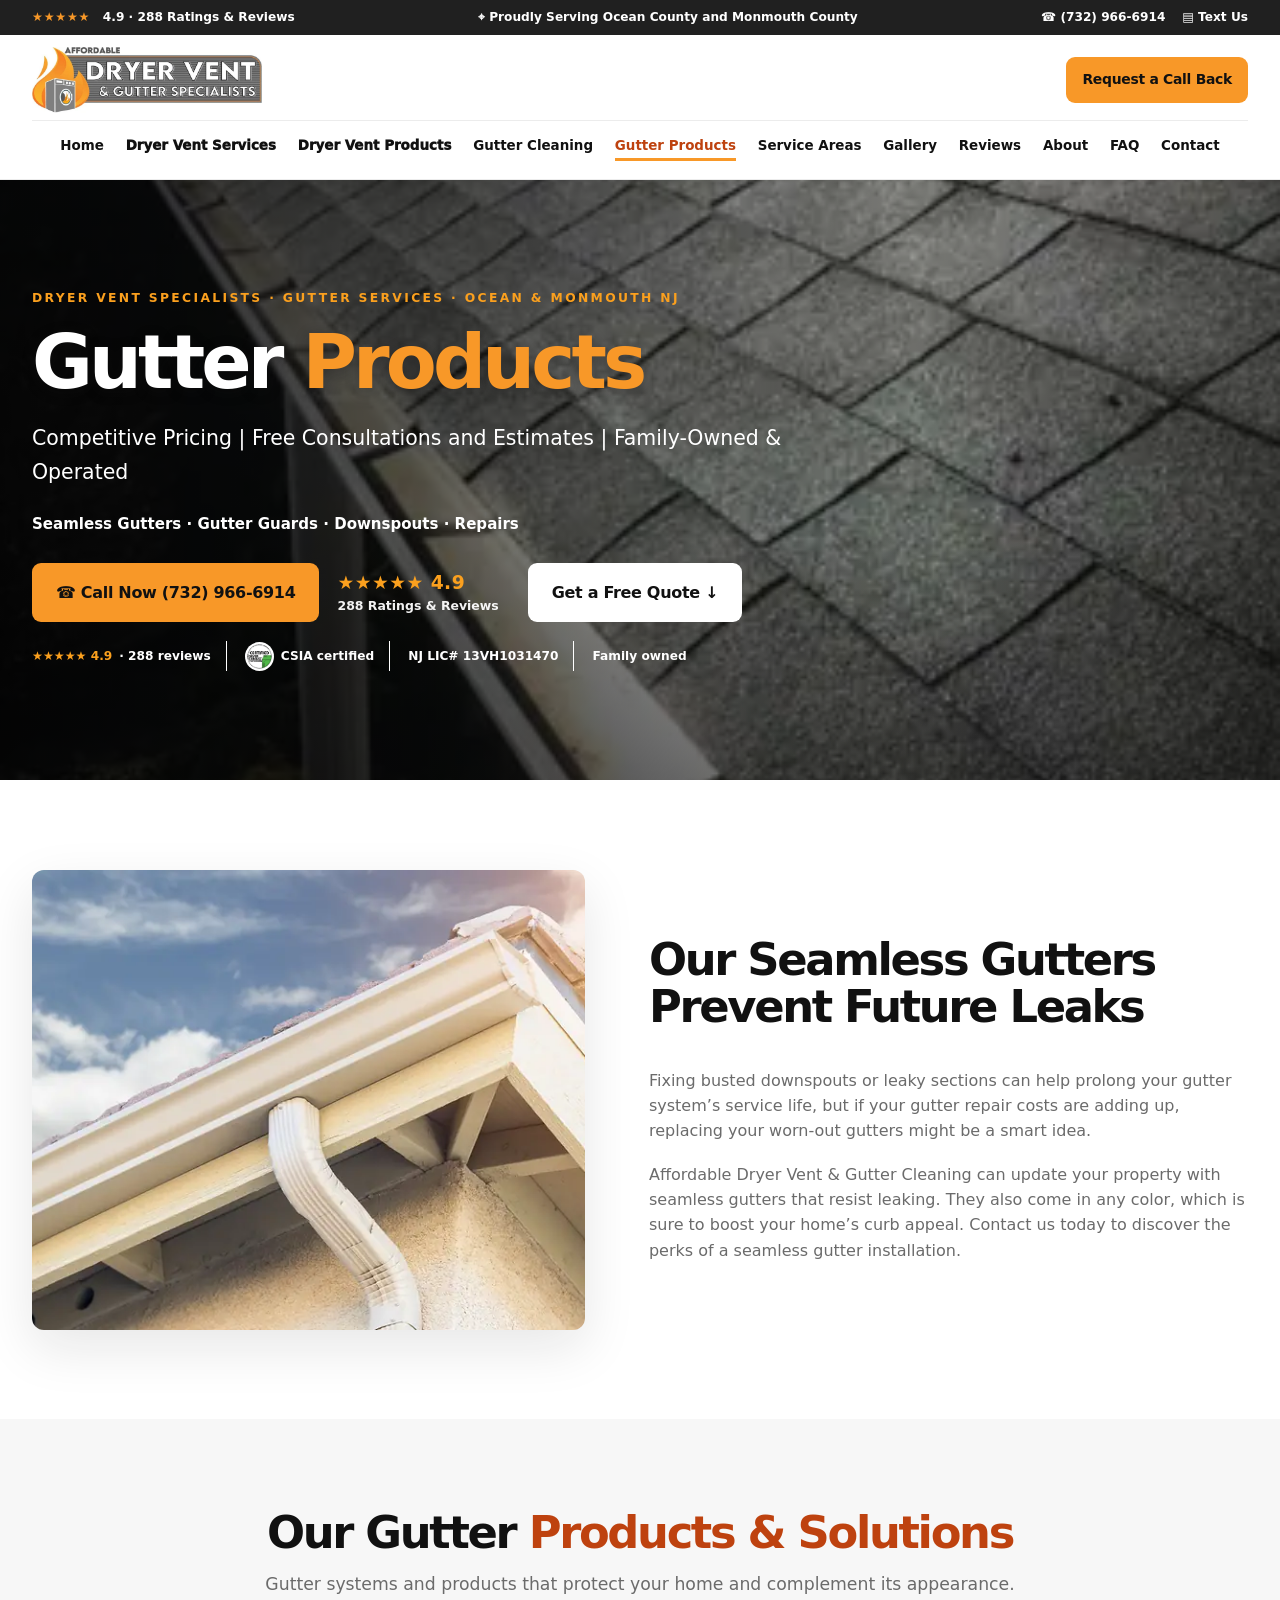
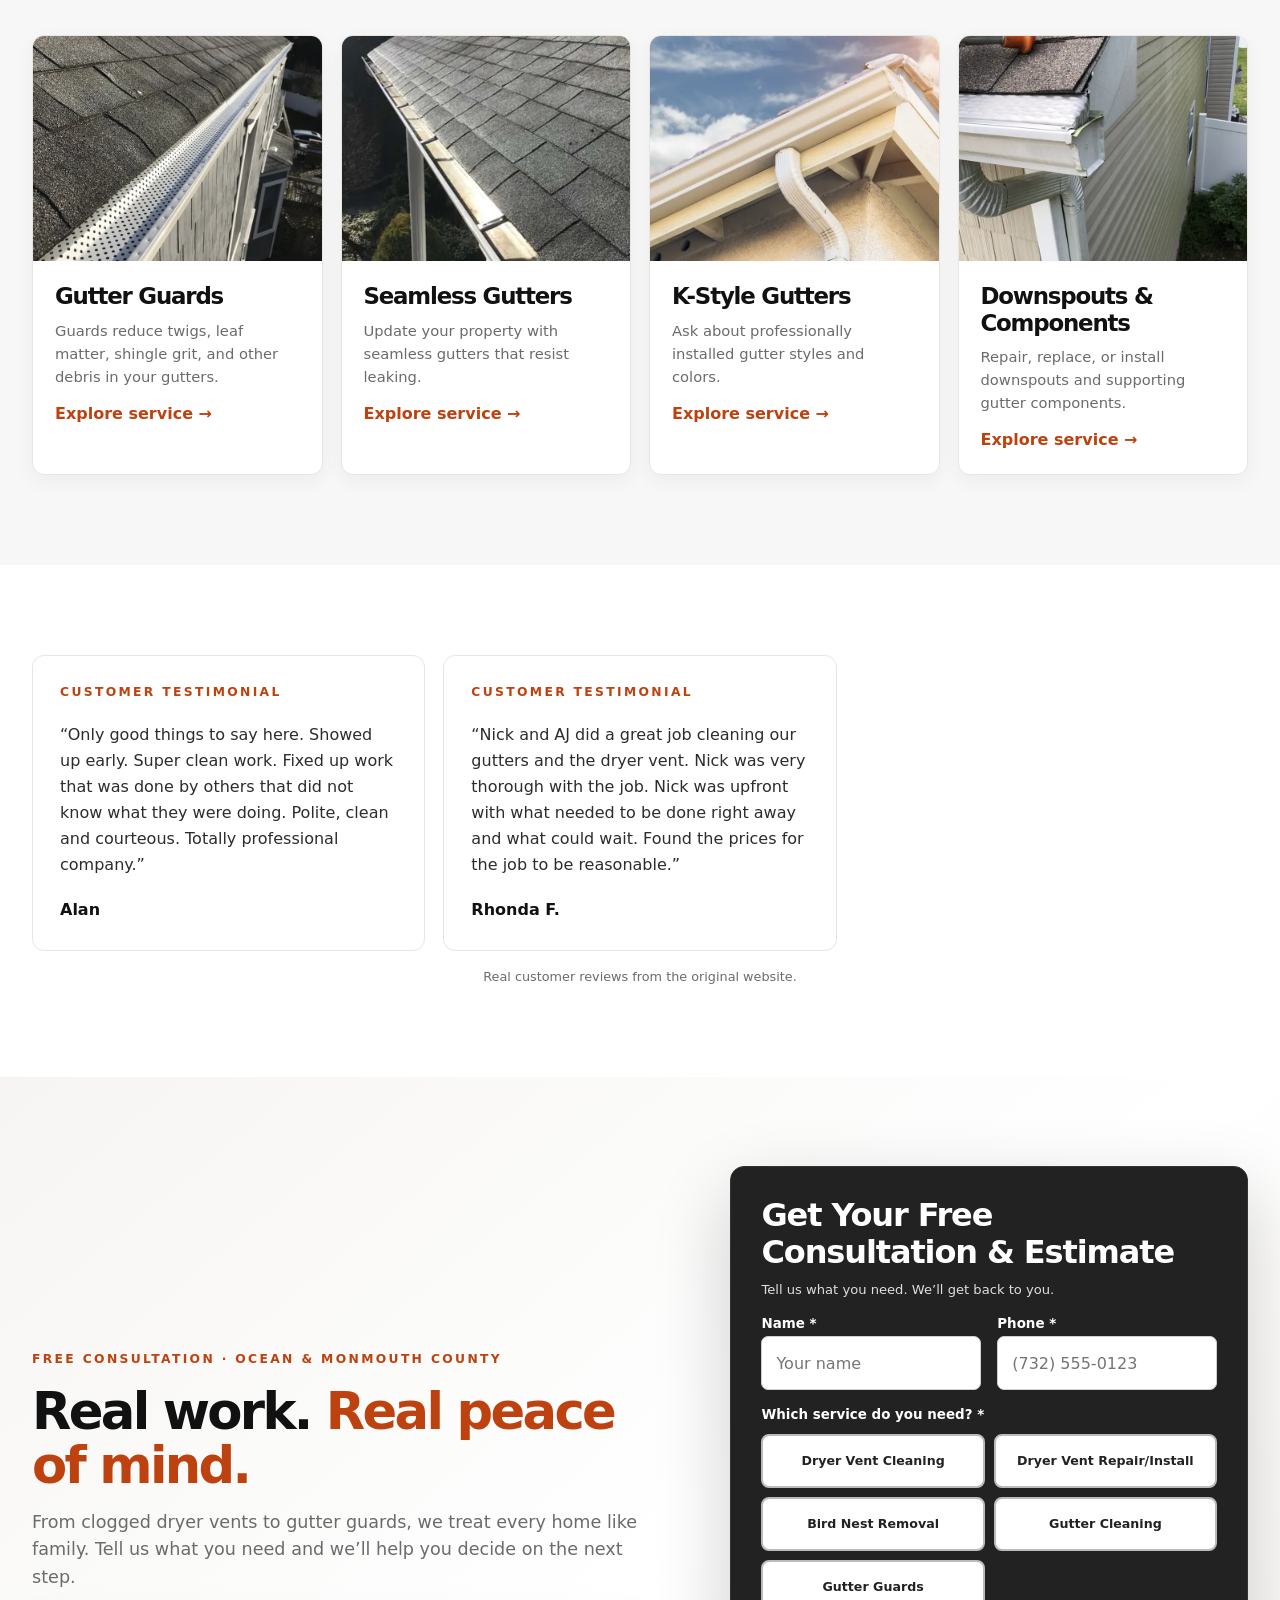
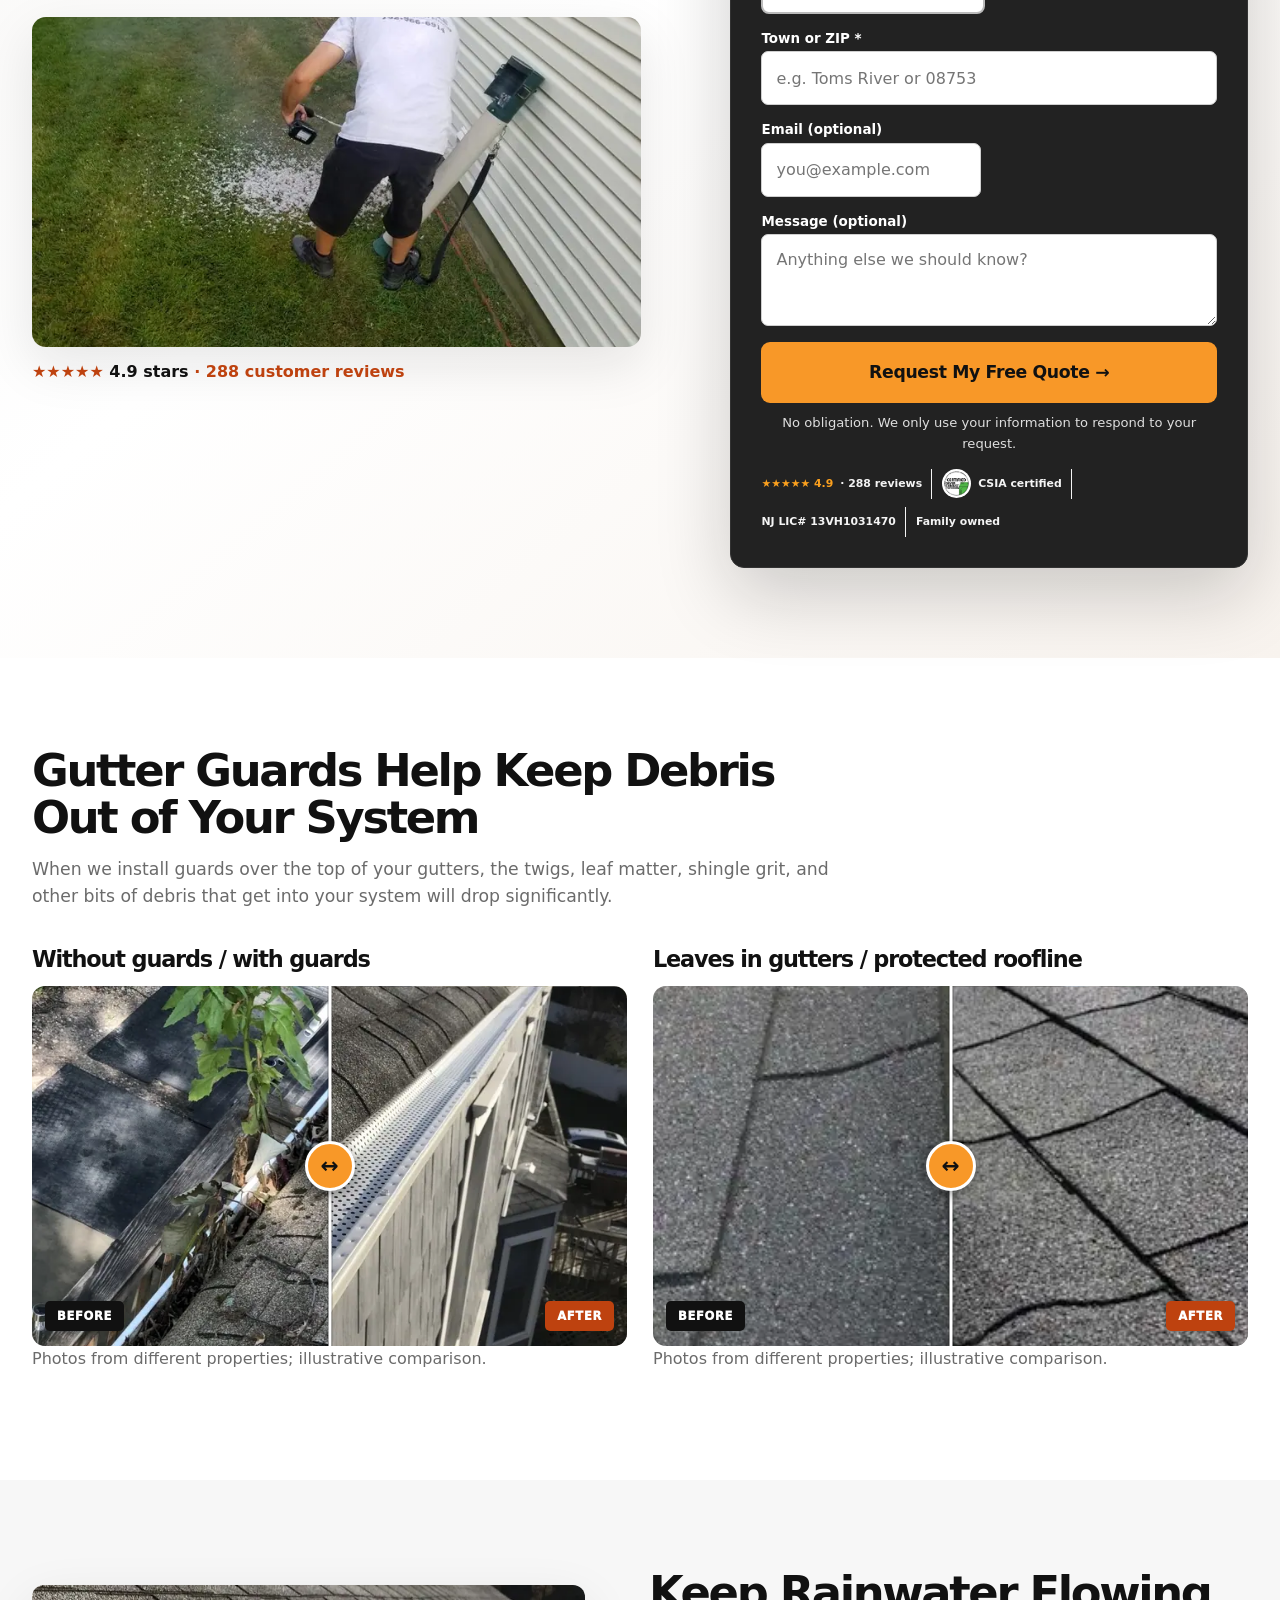
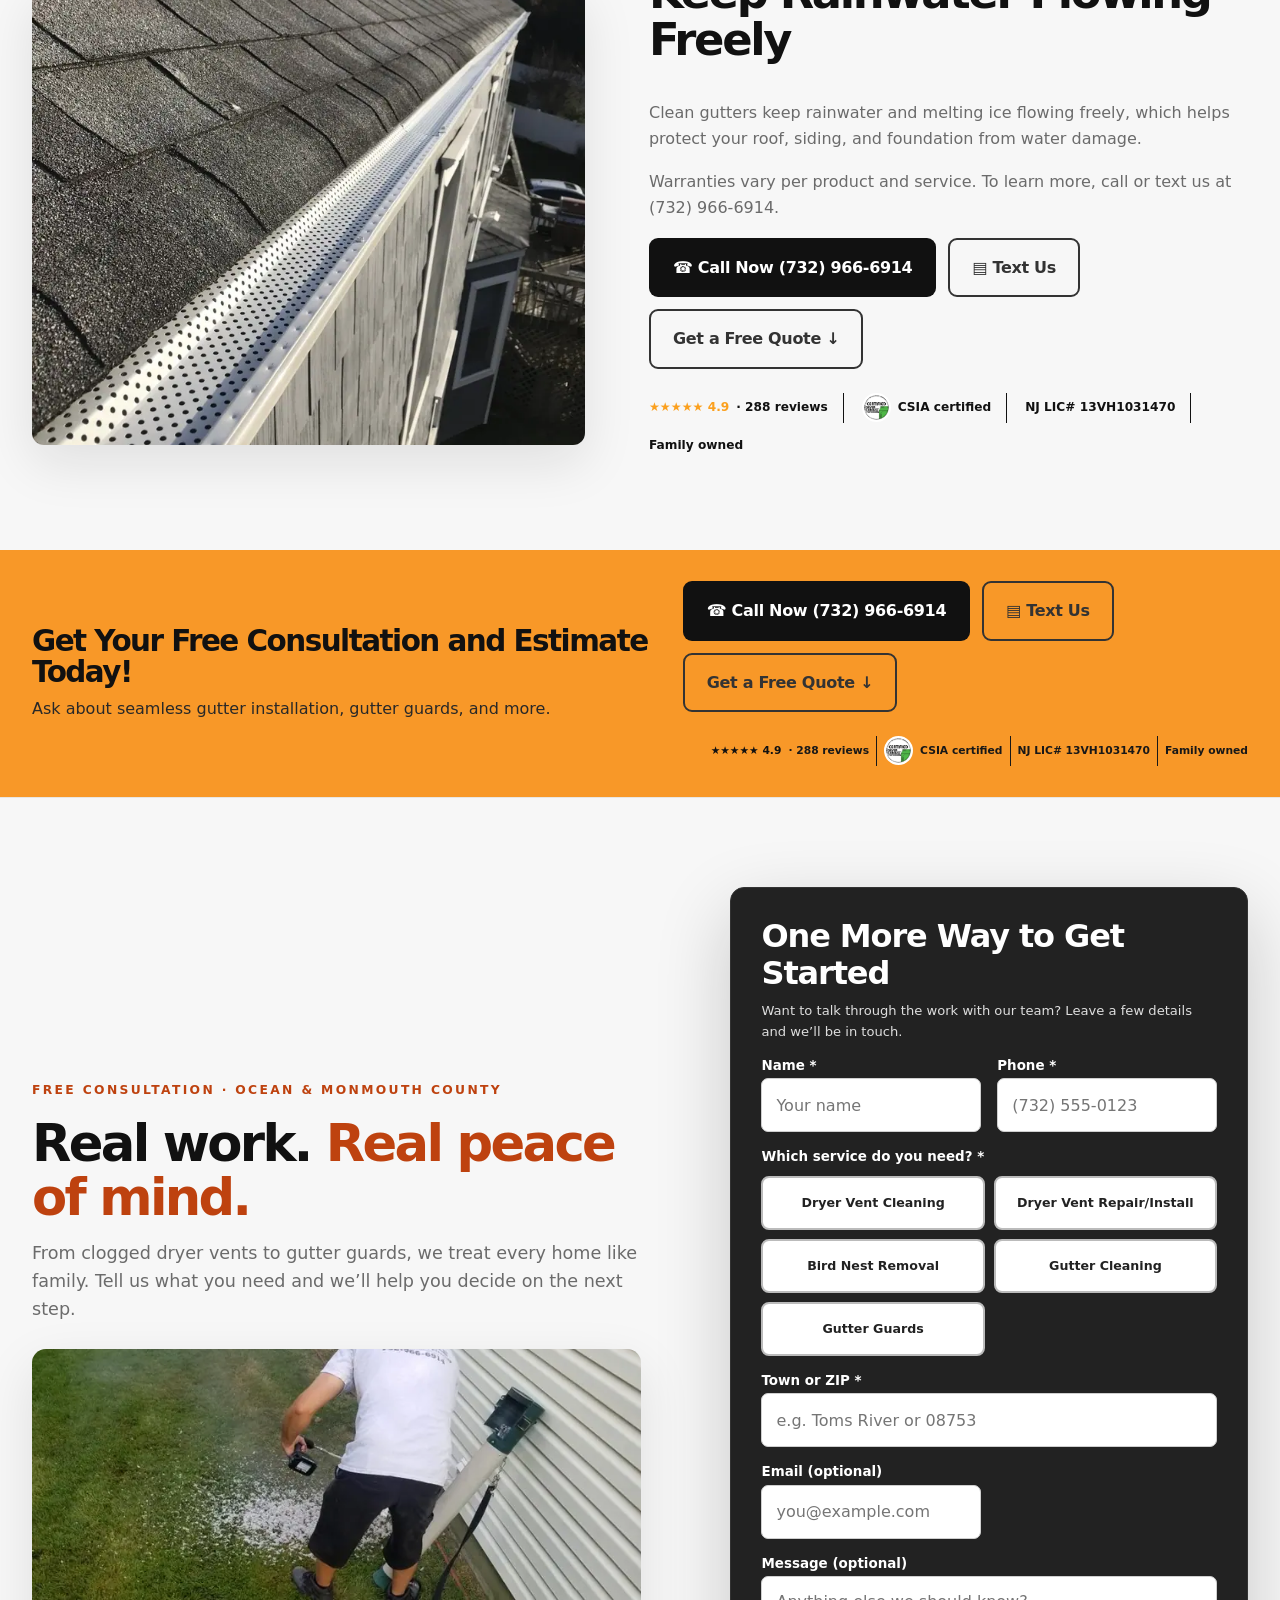
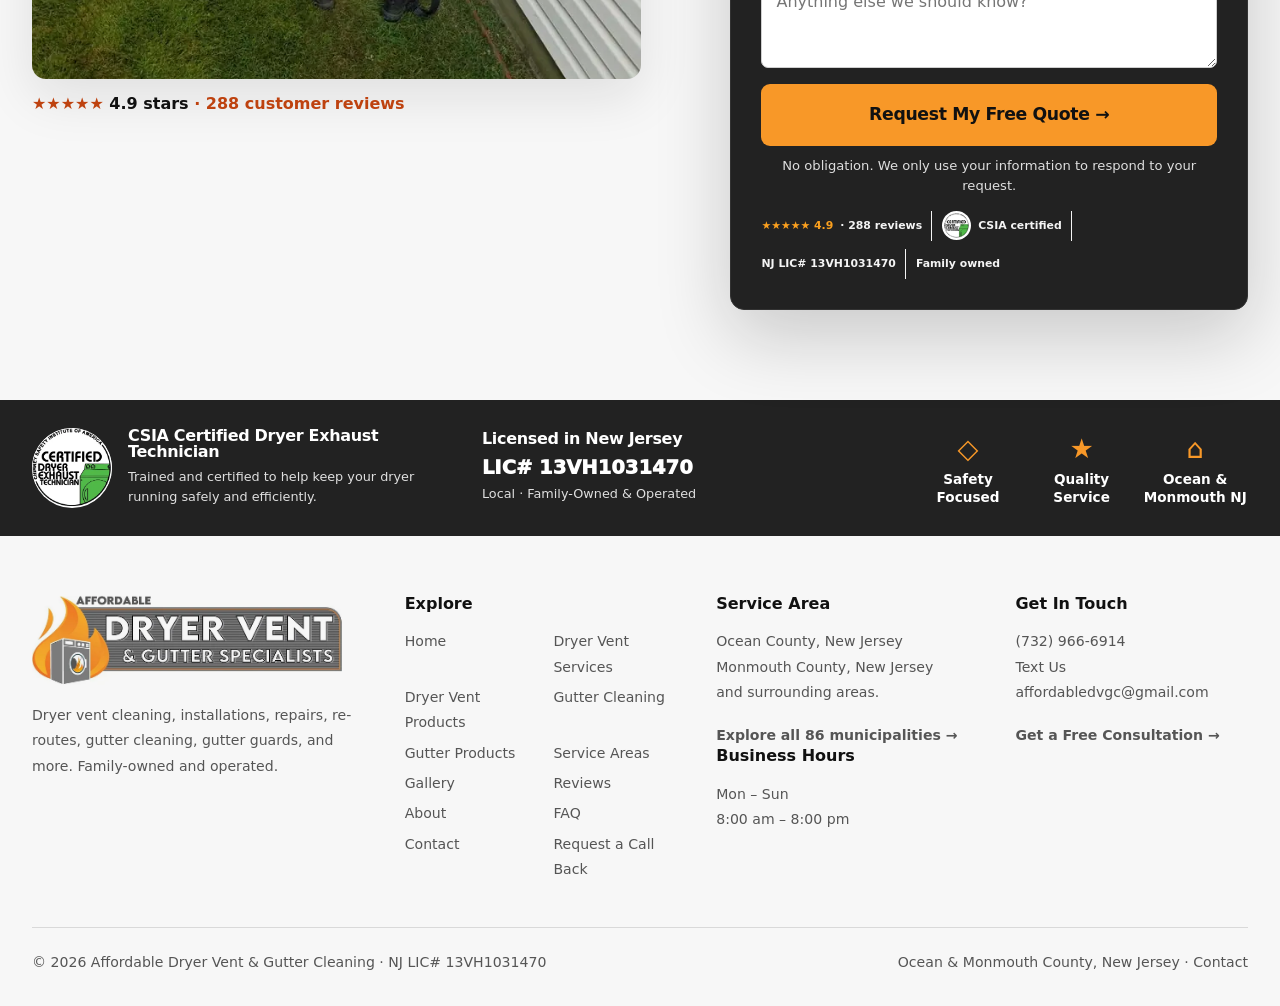
<file: gutter-products/index.html>
<!doctype html><html lang="en"><head>
<meta name="robots" content="noindex, nofollow"><meta charset="utf-8"><meta name="viewport" content="width=device-width, initial-scale=1"><title>Gutter Guards Toms River NJ. Gutter Cleaning products Manahawkin</title><meta name="description" content="Gutter Service cleaning Toms River. Gutter guards Manasquan NJ. Gutter repair Toms River. Affordable Dryer Vent &amp; Gutter Cleaning - Competitive prices. Emergency work. Call now for a free estimate. Use our online form. Gutter products installed."><link rel="canonical" href="https://www.affordabledvgc.com/gutter-products"><meta property="og:type" content="website"><meta property="og:title" content="Gutter Guards Toms River NJ. Gutter Cleaning products Manahawkin"><meta property="og:description" content="Gutter Service cleaning Toms River. Gutter guards Manasquan NJ. Gutter repair Toms River. Affordable Dryer Vent &amp; Gutter Cleaning - Competitive prices. Emergency work. Call now for a free estimate. Use our online form. Gutter products installed."><meta property="og:url" content="https://www.affordabledvgc.com/gutter-products"><meta property="og:image" content="https://www.affordabledvgc.com/images/van-new-wrap-home-hero.webp"><meta name="twitter:card" content="summary_large_image"><meta name="google-site-verification" content="2fdBZTnhOkYaPpAkXMheePTxEm8ZKxqfasDOxdawYn4"><script type="application/ld+json">{"@context":"https://schema.org","@type":"LocalBusiness","@id":"https://www.affordabledvgc.com/#business","name":"Affordable Dryer Vent & Gutter Cleaning","url":"https://www.affordabledvgc.com/","image":"https://www.affordabledvgc.com/images/van-new-wrap-home-hero.webp","telephone":"+1-732-966-6914","email":"affordabledvgc@gmail.com","priceRange":"Call for an estimate","areaServed":[{"@type":"AdministrativeArea","name":"Ocean County, New Jersey"},{"@type":"AdministrativeArea","name":"Monmouth County, New Jersey"}],"address":{"@type":"PostalAddress","addressRegion":"NJ","addressCountry":"US"},"openingHoursSpecification":[{"@type":"OpeningHoursSpecification","dayOfWeek":["Monday","Tuesday","Wednesday","Thursday","Friday","Saturday","Sunday"],"opens":"08:00","closes":"20:00"}],"aggregateRating":{"@type":"AggregateRating","ratingValue":"4.9","reviewCount":"288","bestRating":"5"},"hasCredential":{"@type":"EducationalOccupationalCredential","credentialCategory":"CSIA Certified Dryer Exhaust Technician"},"identifier":"NJ LIC# 13VH1031470"}</script><link rel="icon" href="../images/favicon.ico"><link rel="preload" as="image" href="../images/1611784615660_brand_new_gutters_d1450_1.webp"><link rel="stylesheet" href="../assets/site.css"><script src="../assets/site.js" defer></script></head><body><a class="skip" href="#main">Skip to main content</a><div class="topbar"><div class="wrap topbar-inner"><div><span aria-hidden="true" class="stars">★★★★★</span>   4.9 <span> · </span> 288 Ratings &amp; Reviews</div><div class="top-area">⌖ Proudly Serving Ocean County and Monmouth County</div><div><a href="tel:+17329666914">☎ (732) 966-6914</a>    <a href="sms:+17329666914">▤ Text Us</a></div></div></div><header class="header"><div class="wrap header-inner"><a aria-label="Affordable Dryer Vent and Gutter Specialists home" class="brand" data-slug="/" href="../index.html"><img alt="Affordable Dryer Vent and Gutter Specialists logo" class="" decoding="async" height="405" loading="eager" sizes="(max-width:600px) 100vw, (max-width:1100px) 50vw, 33vw" src="../images/logo.webp" srcset="../images/logo-360.webp 360w, ../images/logo-720.webp 720w, ../images/logo-1200.webp 1200w" style="object-position:center" width="1399"/></a><button aria-controls="main-navigation" aria-expanded="false" aria-label="Open navigation" class="menu-toggle">☰</button><nav aria-label="Main navigation" class="nav" id="main-navigation"><a class="" data-slug="/" href="../index.html">Home</a><a class="nav-core" data-slug="/dryer-vent-services" href="../dryer-vent-services/index.html">Dryer Vent Services</a><a class="nav-core" data-slug="/dryer-vent-products" href="../dryer-vent-products/index.html">Dryer Vent Products</a><a class="" data-slug="/gutter-cleaning" href="../gutter-cleaning/index.html">Gutter Cleaning</a><a aria-current="page" class="" data-slug="/gutter-products" href="../gutter-products/index.html">Gutter Products</a><a class="" data-slug="/service-areas" href="../service-areas/index.html">Service Areas</a><a class="" data-slug="/gallery" href="../gallery/index.html">Gallery</a><a class="" data-slug="/reviews" href="../reviews/index.html">Reviews</a><a class="" data-slug="/about" href="../about/index.html">About</a><a class="" data-slug="/frequently-asked-questions" href="../frequently-asked-questions/index.html">FAQ</a><a class="" data-slug="/contact" href="../contact/index.html">Contact</a></nav><div class="header-action"><a class="btn btn-primary btn-sm" data-slug="/request-callback-form" href="../request-callback-form/index.html">Request a Call Back</a></div></div></header><main id="main"><section class="hero"><img alt="Gutter Products — Affordable Dryer Vent and Gutter Specialists" class="hero-image" decoding="async" fetchpriority="high" height="622" loading="eager" sizes="100vw" src="../images/1611784615660_brand_new_gutters_d1450_1.webp" srcset="../images/1611784615660_brand_new_gutters_d1450_1-360.webp 360w" style="object-position:center" width="622"/><div class="wrap hero-inner no-form"><div class="hero-copy"><div class="eyebrow">Dryer Vent Specialists · Gutter Services · Ocean &amp; Monmouth NJ</div><h1>Gutter <span class="orange">Products</span></h1><p class="lead">Competitive Pricing | Free Consultations and Estimates | Family-Owned &amp; Operated</p><p class="hero-kicker">Seamless Gutters · Gutter Guards · Downspouts · Repairs</p><div class="hero-cta-cluster"><a aria-label="Call Affordable Dryer Vent and Gutter Specialists at 732 966 6914" class="btn btn-primary" href="tel:+17329666914">☎ Call Now (732) 966-6914</a><div class="hero-stars"><strong>★★★★★ 4.9</strong><span>288 Ratings &amp; Reviews</span></div><a class="btn btn-light" href="#quote">Get a Free Quote ↓</a></div><div class="microtrust"><span><b>★★★★★ 4.9</b> · 288 reviews</span><span class="trust-certified"><img alt="CSIA Certified Dryer Exhaust Technician badge" height="29" loading="lazy" src="../images/logo-certified-badge.webp" width="29"/> CSIA certified</span><span>NJ LIC# 13VH1031470</span><span>Family owned</span></div></div></div></section><section class="section"><div class="wrap"><div class="split photo-left"><div class="reveal"><div class="media"><img alt="New gutters and downspouts installed on house" class="" decoding="async" height="800" loading="lazy" sizes="(max-width:600px) 100vw, (max-width:1100px) 50vw, 33vw" src="../images/gutter-installation-and-repair.webp" srcset="../images/gutter-installation-and-repair-360.webp 360w, ../images/gutter-installation-and-repair-720.webp 720w, ../images/gutter-installation-and-repair-1200.webp 1200w" style="object-position:center" width="1200"/></div></div><div class="copy reveal"><h2>Our Seamless Gutters Prevent Future Leaks</h2><p>Fixing busted downspouts or leaky sections can help prolong your gutter system’s service life, but if your gutter repair costs are adding up, replacing your worn-out gutters might be a smart idea.</p><p>Affordable Dryer Vent &amp; Gutter Cleaning can update your property with seamless gutters that resist leaking. They also come in any color, which is sure to boost your home’s curb appeal. Contact us today to discover the perks of a seamless gutter installation.</p></div></div></div></section><section class="section section-alt"><div class="wrap"><div class="section-title center reveal"><h2>Our Gutter <span class="burnt">Products &amp; Solutions</span></h2><p>Gutter systems and products that protect your home and complement its appearance.</p></div><div class="cards"><article class="card reveal"><a aria-label="Learn more about Gutter Guards" class="card-photo" data-slug="/request-callback-form" href="../request-callback-form/index.html"><img alt="Gutter Guards" class="" decoding="async" height="1450" loading="lazy" sizes="(max-width:600px) 100vw, (max-width:1100px) 50vw, 33vw" src="../images/gutter-covers-installed_d1450_1.webp" srcset="../images/gutter-covers-installed_d1450_1-360.webp 360w, ../images/gutter-covers-installed_d1450_1-720.webp 720w" style="object-position:center" width="1087"/></a><div class="card-body"><h3>Gutter Guards</h3><p>Guards reduce twigs, leaf matter, shingle grit, and other debris in your gutters.</p><a class="arrow-link" data-slug="/request-callback-form" href="../request-callback-form/index.html">Explore service →</a></div></article><article class="card reveal"><a aria-label="Learn more about Seamless Gutters" class="card-photo" data-slug="/request-callback-form" href="../request-callback-form/index.html"><img alt="Seamless Gutters" class="" decoding="async" height="622" loading="lazy" sizes="(max-width:600px) 100vw, (max-width:1100px) 50vw, 33vw" src="../images/1611784615660_brand_new_gutters_d1450_1.webp" srcset="../images/1611784615660_brand_new_gutters_d1450_1-360.webp 360w" style="object-position:center" width="622"/></a><div class="card-body"><h3>Seamless Gutters</h3><p>Update your property with seamless gutters that resist leaking.</p><a class="arrow-link" data-slug="/request-callback-form" href="../request-callback-form/index.html">Explore service →</a></div></article><article class="card reveal"><a aria-label="Learn more about K-Style Gutters" class="card-photo" data-slug="/request-callback-form" href="../request-callback-form/index.html"><img alt="K-Style Gutters" class="" decoding="async" height="800" loading="lazy" sizes="(max-width:600px) 100vw, (max-width:1100px) 50vw, 33vw" src="../images/gutter-installation-and-repair.webp" srcset="../images/gutter-installation-and-repair-360.webp 360w, ../images/gutter-installation-and-repair-720.webp 720w, ../images/gutter-installation-and-repair-1200.webp 1200w" style="object-position:center" width="1200"/></a><div class="card-body"><h3>K-Style Gutters</h3><p>Ask about professionally installed gutter styles and colors.</p><a class="arrow-link" data-slug="/request-callback-form" href="../request-callback-form/index.html">Explore service →</a></div></article><article class="card reveal"><a aria-label="Learn more about Downspouts &amp; Components" class="card-photo" data-slug="/request-callback-form" href="../request-callback-form/index.html"><img alt="Downspouts &amp; Components" class="" decoding="async" height="1450" loading="lazy" sizes="(max-width:600px) 100vw, (max-width:1100px) 50vw, 33vw" src="../images/Gutter-covers_provide-low-maintenance_d1450_1.webp" srcset="../images/Gutter-covers_provide-low-maintenance_d1450_1-360.webp 360w, ../images/Gutter-covers_provide-low-maintenance_d1450_1-720.webp 720w" style="object-position:center" width="1087"/></a><div class="card-body"><h3>Downspouts &amp; Components</h3><p>Repair, replace, or install downspouts and supporting gutter components.</p><a class="arrow-link" data-slug="/request-callback-form" href="../request-callback-form/index.html">Explore service →</a></div></article></div></div></section><section class="section review-proof"><div class="wrap"><div class="review-grid"><article class="review-card reveal"><div class="eyebrow">Customer testimonial</div><blockquote>“Only good things to say here. Showed up early. Super clean work. Fixed up work that was done by others that did not know what they were doing. Polite, clean and courteous. Totally professional company.”</blockquote><footer>Alan</footer></article><article class="review-card reveal"><div class="eyebrow">Customer testimonial</div><blockquote>“Nick and AJ did a great job cleaning our gutters and the dryer vent. Nick was very thorough with the job. Nick was upfront with what needed to be done right away and what could wait. Found the prices for the job to be reasonable.”</blockquote><footer>Rhonda F.</footer></article></div><div class="section-footnote">Real customer reviews from the original website.</div></div></section><section class="section quote-section" id="quote"><div class="wrap quote-layout"><div class="quote-story reveal"><div class="eyebrow">Free consultation · Ocean &amp; Monmouth County</div><h2>Real work. <span class="burnt">Real peace of mind.</span></h2><p>From clogged dryer vents to gutter guards, we treat every home like family. Tell us what you need and we’ll help you decide on the next step.</p><div class="quote-photo"><img alt="Real dryer vent cleaning performed by Affordable Dryer Vent and Gutter Specialists" class="" decoding="async" height="756" loading="lazy" sizes="(max-width:600px) 100vw, (max-width:1100px) 50vw, 33vw" src="../images/Cleaning-out-the-dryer-vent_1.webp" srcset="../images/Cleaning-out-the-dryer-vent_1-360.webp 360w, ../images/Cleaning-out-the-dryer-vent_1-720.webp 720w" style="object-position:center" width="1008"/></div><div class="quote-proof">★★★★★ <strong>4.9 stars</strong> · 288 customer reviews</div></div><form action="/thank-you" class="quote" data-lead-form="" data-netlify="true" method="POST" name="lead-gutterproducts" netlify-honeypot="bot-field"><h2>Get Your Free Consultation &amp; Estimate</h2><p>Tell us what you need. We’ll get back to you.</p><input name="form-name" type="hidden" value="lead-gutterproducts"/><p style="display:none"><label>Leave this field blank: <input name="bot-field"/></label></p><div class="formgrid"><div class="field"><label for="gutterproducts-name">Name *</label><input autocomplete="name" id="gutterproducts-name" name="name" placeholder="Your name" required="" type="text"/></div><div class="field"><label for="gutterproducts-phone">Phone *</label><input autocomplete="tel" id="gutterproducts-phone" name="phone" placeholder="(732) 555-0123" required="" type="tel"/></div><fieldset class="field full service-picker"><legend>Which service do you need? *</legend><div class="service-options"><label class="service-option"><input name="service" required="" type="radio" value="Dryer Vent Cleaning"/><span>Dryer Vent Cleaning</span></label><label class="service-option"><input name="service" type="radio" value="Dryer Vent Repair/Install"/><span>Dryer Vent Repair/Install</span></label><label class="service-option"><input name="service" type="radio" value="Bird Nest Removal"/><span>Bird Nest Removal</span></label><label class="service-option"><input name="service" type="radio" value="Gutter Cleaning"/><span>Gutter Cleaning</span></label><label class="service-option"><input name="service" type="radio" value="Gutter Guards"/><span>Gutter Guards</span></label></div></fieldset><div class="field full"><label for="gutterproducts-town_zip">Town or ZIP *</label><input autocomplete="postal-code" id="gutterproducts-town_zip" name="town_zip" placeholder="e.g. Toms River or 08753" required="" type="text"/></div><div class="field"><label for="gutterproducts-email">Email (optional)</label><input autocomplete="email" id="gutterproducts-email" name="email" placeholder="you@example.com" type="email"/></div><div class="field full"><label for="gutterproducts-message">Message (optional)</label><textarea id="gutterproducts-message" name="message" placeholder="Anything else we should know?"></textarea></div></div><button class="btn btn-primary" data-label="Request My Free Quote →" type="submit">Request My Free Quote →</button><p class="form-note">No obligation. We only use your information to respond to your request.</p><div aria-live="polite" class="form-feedback" role="status"></div><div class="microtrust"><span><b>★★★★★ 4.9</b> · 288 reviews</span><span class="trust-certified"><img alt="CSIA Certified Dryer Exhaust Technician badge" height="29" loading="lazy" src="../images/logo-certified-badge.webp" width="29"/> CSIA certified</span><span>NJ LIC# 13VH1031470</span><span>Family owned</span></div></form></div></section><section class="section"><div class="wrap"><div class="section-title reveal"><h2>Gutter Guards Help Keep Debris Out of Your System</h2><p>When we install guards over the top of your gutters, the twigs, leaf matter, shingle grit, and other bits of debris that get into your system will drop significantly.</p></div><div class="comparison-grid"><div class="comparison reveal"><h3>Without guards / with guards</h3><div class="ba" style="--position:50%"><img alt="Before: Without guards / with guards" class="" decoding="async" height="1450" loading="lazy" sizes="(max-width:600px) 100vw, (max-width:1100px) 50vw, 33vw" src="../images/Gutters-clogged-with-leaves_d1450_1.webp" srcset="../images/Gutters-clogged-with-leaves_d1450_1-360.webp 360w, ../images/Gutters-clogged-with-leaves_d1450_1-720.webp 720w" style="object-position:center" width="1087"/><div class="ba-after"><img alt="After: Without guards / with guards" class="" decoding="async" height="1450" loading="lazy" sizes="(max-width:600px) 100vw, (max-width:1100px) 50vw, 33vw" src="../images/gutter-covers-installed_d1450_1.webp" srcset="../images/gutter-covers-installed_d1450_1-360.webp 360w, ../images/gutter-covers-installed_d1450_1-720.webp 720w" style="object-position:center" width="1087"/></div><div class="ba-line"></div><div class="ba-handle">↔</div><span class="ba-label before">BEFORE</span><span class="ba-label after">AFTER</span><input aria-label="Drag to compare before and after photographs for Without guards / with guards" max="100" min="0" step="1" type="range" value="50"/></div><p>Photos from different properties; illustrative comparison.</p></div><div class="comparison reveal"><h3>Leaves in gutters / protected roofline</h3><div class="ba" style="--position:50%"><img alt="Before: Leaves in gutters / protected roofline" class="" decoding="async" height="640" loading="lazy" sizes="(max-width:600px) 100vw, (max-width:1100px) 50vw, 33vw" src="../images/IMG_8102_1.webp" srcset="../images/IMG_8102_1-360.webp 360w" style="object-position:center" width="480"/><div class="ba-after"><img alt="After: Leaves in gutters / protected roofline" class="" decoding="async" height="614" loading="lazy" sizes="(max-width:600px) 100vw, (max-width:1100px) 50vw, 33vw" src="../images/1611784385057_beautiful_maintenance_free_gutter_covers_d1450_1.webp" srcset="../images/1611784385057_beautiful_maintenance_free_gutter_covers_d1450_1-360.webp 360w" style="object-position:center" width="614"/></div><div class="ba-line"></div><div class="ba-handle">↔</div><span class="ba-label before">BEFORE</span><span class="ba-label after">AFTER</span><input aria-label="Drag to compare before and after photographs for Leaves in gutters / protected roofline" max="100" min="0" step="1" type="range" value="50"/></div><p>Photos from different properties; illustrative comparison.</p></div></div></div></section><section class="section section-alt"><div class="wrap"><div class="split photo-left"><div class="reveal"><div class="media"><img alt="Gutter guards cover a home gutter along shingles" class="" decoding="async" height="1450" loading="lazy" sizes="(max-width:600px) 100vw, (max-width:1100px) 50vw, 33vw" src="../images/gutter-covers-installed_d1450_1.webp" srcset="../images/gutter-covers-installed_d1450_1-360.webp 360w, ../images/gutter-covers-installed_d1450_1-720.webp 720w" style="object-position:center" width="1087"/></div></div><div class="copy reveal"><h2>Keep Rainwater Flowing Freely</h2><p>Clean gutters keep rainwater and melting ice flowing freely, which helps protect your roof, siding, and foundation from water damage.</p><p>Warranties vary per product and service. To learn more, call or text us at (732) 966-6914.</p><div class="action-group"><div class="cta-row"><a aria-label="Call Affordable Dryer Vent and Gutter Specialists at 732 966 6914" class="btn btn-dark" href="tel:+17329666914">☎ Call Now (732) 966-6914</a><a aria-label="Text Affordable Dryer Vent and Gutter Specialists" class="btn btn-outline-dark" href="sms:+17329666914">▤ Text Us</a><a class="btn btn-outline-dark" href="#quote">Get a Free Quote ↓</a></div><div class="microtrust"><span><b>★★★★★ 4.9</b> · 288 reviews</span><span class="trust-certified"><img alt="CSIA Certified Dryer Exhaust Technician badge" height="29" loading="lazy" src="../images/logo-certified-badge.webp" width="29"/> CSIA certified</span><span>NJ LIC# 13VH1031470</span><span>Family owned</span></div></div></div></div></div></section><section class="cta-band"><div class="wrap cta-inner"><div><h2>Get Your Free Consultation and Estimate Today!</h2><p>Ask about seamless gutter installation, gutter guards, and more.</p></div><div class="action-group"><div class="cta-row"><a aria-label="Call Affordable Dryer Vent and Gutter Specialists at 732 966 6914" class="btn btn-dark" href="tel:+17329666914">☎ Call Now (732) 966-6914</a><a aria-label="Text Affordable Dryer Vent and Gutter Specialists" class="btn btn-outline-dark" href="sms:+17329666914">▤ Text Us</a><a class="btn btn-outline-dark" href="#quote">Get a Free Quote ↓</a></div><div class="microtrust"><span><b>★★★★★ 4.9</b> · 288 reviews</span><span class="trust-certified"><img alt="CSIA Certified Dryer Exhaust Technician badge" height="29" loading="lazy" src="../images/logo-certified-badge.webp" width="29"/> CSIA certified</span><span>NJ LIC# 13VH1031470</span><span>Family owned</span></div></div></div></section><section class="section quote-section secondary-form" id="quote-secondary"><div class="wrap quote-layout"><div class="quote-story reveal"><div class="eyebrow">Free consultation · Ocean &amp; Monmouth County</div><h2>Real work. <span class="burnt">Real peace of mind.</span></h2><p>From clogged dryer vents to gutter guards, we treat every home like family. Tell us what you need and we’ll help you decide on the next step.</p><div class="quote-photo"><img alt="Real dryer vent cleaning performed by Affordable Dryer Vent and Gutter Specialists" class="" decoding="async" height="756" loading="lazy" sizes="(max-width:600px) 100vw, (max-width:1100px) 50vw, 33vw" src="../images/Cleaning-out-the-dryer-vent_1.webp" srcset="../images/Cleaning-out-the-dryer-vent_1-360.webp 360w, ../images/Cleaning-out-the-dryer-vent_1-720.webp 720w" style="object-position:center" width="1008"/></div><div class="quote-proof">★★★★★ <strong>4.9 stars</strong> · 288 customer reviews</div></div><form action="/thank-you" class="quote" data-lead-form="" data-netlify="true" method="POST" name="lead-gutterproductsend" netlify-honeypot="bot-field"><h2>One More Way to Get Started</h2><p>Want to talk through the work with our team? Leave a few details and we’ll be in touch.</p><input name="form-name" type="hidden" value="lead-gutterproductsend"/><p style="display:none"><label>Leave this field blank: <input name="bot-field"/></label></p><div class="formgrid"><div class="field"><label for="gutterproductsend-name">Name *</label><input autocomplete="name" id="gutterproductsend-name" name="name" placeholder="Your name" required="" type="text"/></div><div class="field"><label for="gutterproductsend-phone">Phone *</label><input autocomplete="tel" id="gutterproductsend-phone" name="phone" placeholder="(732) 555-0123" required="" type="tel"/></div><fieldset class="field full service-picker"><legend>Which service do you need? *</legend><div class="service-options"><label class="service-option"><input name="service" required="" type="radio" value="Dryer Vent Cleaning"/><span>Dryer Vent Cleaning</span></label><label class="service-option"><input name="service" type="radio" value="Dryer Vent Repair/Install"/><span>Dryer Vent Repair/Install</span></label><label class="service-option"><input name="service" type="radio" value="Bird Nest Removal"/><span>Bird Nest Removal</span></label><label class="service-option"><input name="service" type="radio" value="Gutter Cleaning"/><span>Gutter Cleaning</span></label><label class="service-option"><input name="service" type="radio" value="Gutter Guards"/><span>Gutter Guards</span></label></div></fieldset><div class="field full"><label for="gutterproductsend-town_zip">Town or ZIP *</label><input autocomplete="postal-code" id="gutterproductsend-town_zip" name="town_zip" placeholder="e.g. Toms River or 08753" required="" type="text"/></div><div class="field"><label for="gutterproductsend-email">Email (optional)</label><input autocomplete="email" id="gutterproductsend-email" name="email" placeholder="you@example.com" type="email"/></div><div class="field full"><label for="gutterproductsend-message">Message (optional)</label><textarea id="gutterproductsend-message" name="message" placeholder="Anything else we should know?"></textarea></div></div><button class="btn btn-primary" data-label="Request My Free Quote →" type="submit">Request My Free Quote →</button><p class="form-note">No obligation. We only use your information to respond to your request.</p><div aria-live="polite" class="form-feedback" role="status"></div><div class="microtrust"><span><b>★★★★★ 4.9</b> · 288 reviews</span><span class="trust-certified"><img alt="CSIA Certified Dryer Exhaust Technician badge" height="29" loading="lazy" src="../images/logo-certified-badge.webp" width="29"/> CSIA certified</span><span>NJ LIC# 13VH1031470</span><span>Family owned</span></div></form></div></section></main><section class="credentials"><div class="wrap credential-inner"><div class="credential-badge"><img alt="CSIA Certified Dryer Exhaust Technician badge" class="" decoding="async" height="251" loading="lazy" sizes="(max-width:600px) 100vw, (max-width:1100px) 50vw, 33vw" src="../images/logo-certified-badge.webp" srcset="../images/logo-certified-badge.webp 250w" style="object-position:center" width="250"/><div><h3>CSIA Certified Dryer Exhaust Technician</h3><p>Trained and certified to help keep your dryer running safely and efficiently.</p></div></div><div><h3>Licensed in New Jersey</h3><div class="license">LIC# 13VH1031470</div><p>Local · Family-Owned &amp; Operated</p></div><div class="trust-trio"><div><span>◇</span><strong>Safety<br/>Focused</strong></div><div><span>★</span><strong>Quality<br/>Service</strong></div><div><span>⌂</span><strong>Ocean &amp;<br/>Monmouth NJ</strong></div></div></div></section><footer class="footer"><div class="wrap"><div class="footer-grid"><div><a data-slug="/" href="../index.html"><img alt="Affordable Dryer Vent and Gutter Specialists logo" class="footer-logo" decoding="async" height="405" loading="lazy" sizes="(max-width:600px) 100vw, (max-width:1100px) 50vw, 33vw" src="../images/logo.webp" srcset="../images/logo-360.webp 360w, ../images/logo-720.webp 720w, ../images/logo-1200.webp 1200w" style="object-position:center" width="1399"/></a><p>Dryer vent cleaning, installations, repairs, re-routes, gutter cleaning, gutter guards, and more. Family-owned and operated.</p></div><div><h3>Explore</h3><div class="footer-links"><a class="" data-slug="/" href="../index.html">Home</a><a class="" data-slug="/dryer-vent-services" href="../dryer-vent-services/index.html">Dryer Vent Services</a><a class="" data-slug="/dryer-vent-products" href="../dryer-vent-products/index.html">Dryer Vent Products</a><a class="" data-slug="/gutter-cleaning" href="../gutter-cleaning/index.html">Gutter Cleaning</a><a class="" data-slug="/gutter-products" href="../gutter-products/index.html">Gutter Products</a><a class="" data-slug="/service-areas" href="../service-areas/index.html">Service Areas</a><a class="" data-slug="/gallery" href="../gallery/index.html">Gallery</a><a class="" data-slug="/reviews" href="../reviews/index.html">Reviews</a><a class="" data-slug="/about" href="../about/index.html">About</a><a class="" data-slug="/frequently-asked-questions" href="../frequently-asked-questions/index.html">FAQ</a><a class="" data-slug="/contact" href="../contact/index.html">Contact</a><a class="" data-slug="/request-callback-form" href="../request-callback-form/index.html">Request a Call Back</a></div></div><div><h3>Service Area</h3><p>Ocean County, New Jersey<br/>Monmouth County, New Jersey<br/>and surrounding areas.</p><a class="text-link" data-slug="/service-areas" href="../service-areas/index.html">Explore all 86 municipalities →</a><h3>Business Hours</h3><p>Mon – Sun<br/>8:00 am – 8:00 pm</p></div><div><h3>Get In Touch</h3><p><a href="tel:+17329666914">(732) 966-6914</a><br/><a href="sms:+17329666914">Text Us</a><br/><a href="mailto:affordabledvgc@gmail.com">affordabledvgc@gmail.com</a></p><a class="text-link" data-slug="/request-callback-form" href="../request-callback-form/index.html">Get a Free Consultation →</a></div></div><div class="footer-bottom"><p>© 2026 Affordable Dryer Vent &amp; Gutter Cleaning · NJ LIC# 13VH1031470</p><p>Ocean &amp; Monmouth County, New Jersey · <a class="" data-slug="/contact" href="../contact/index.html">Contact</a></p></div></div></footer><nav aria-label="Quick contact actions" class="mobile-actions"><a class="mobile-call" href="tel:+17329666914"><span>☎ Call</span><small>(732) 966-6914</small></a><a href="sms:+17329666914">▤ Text Us</a><a class="mobile-quote" href="#quote">Free Quote ↓</a></nav></body></html>
</file>
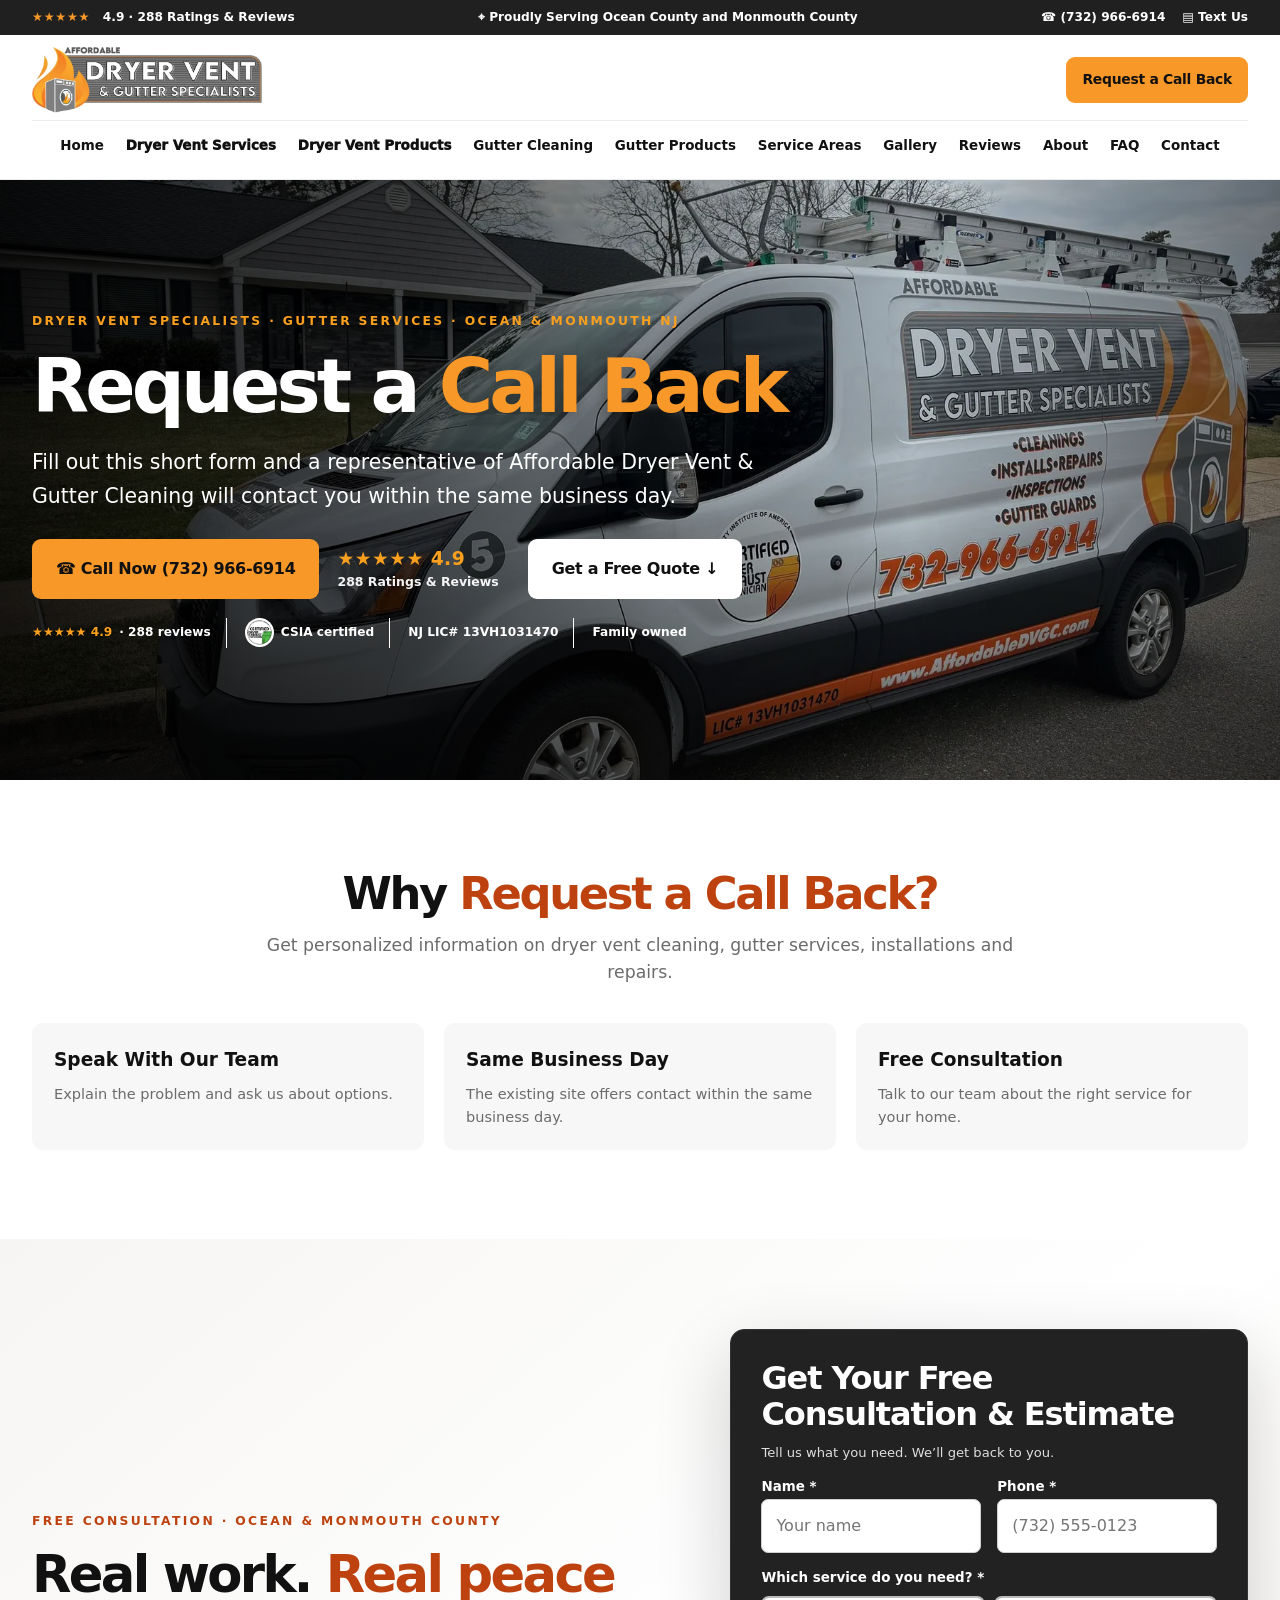
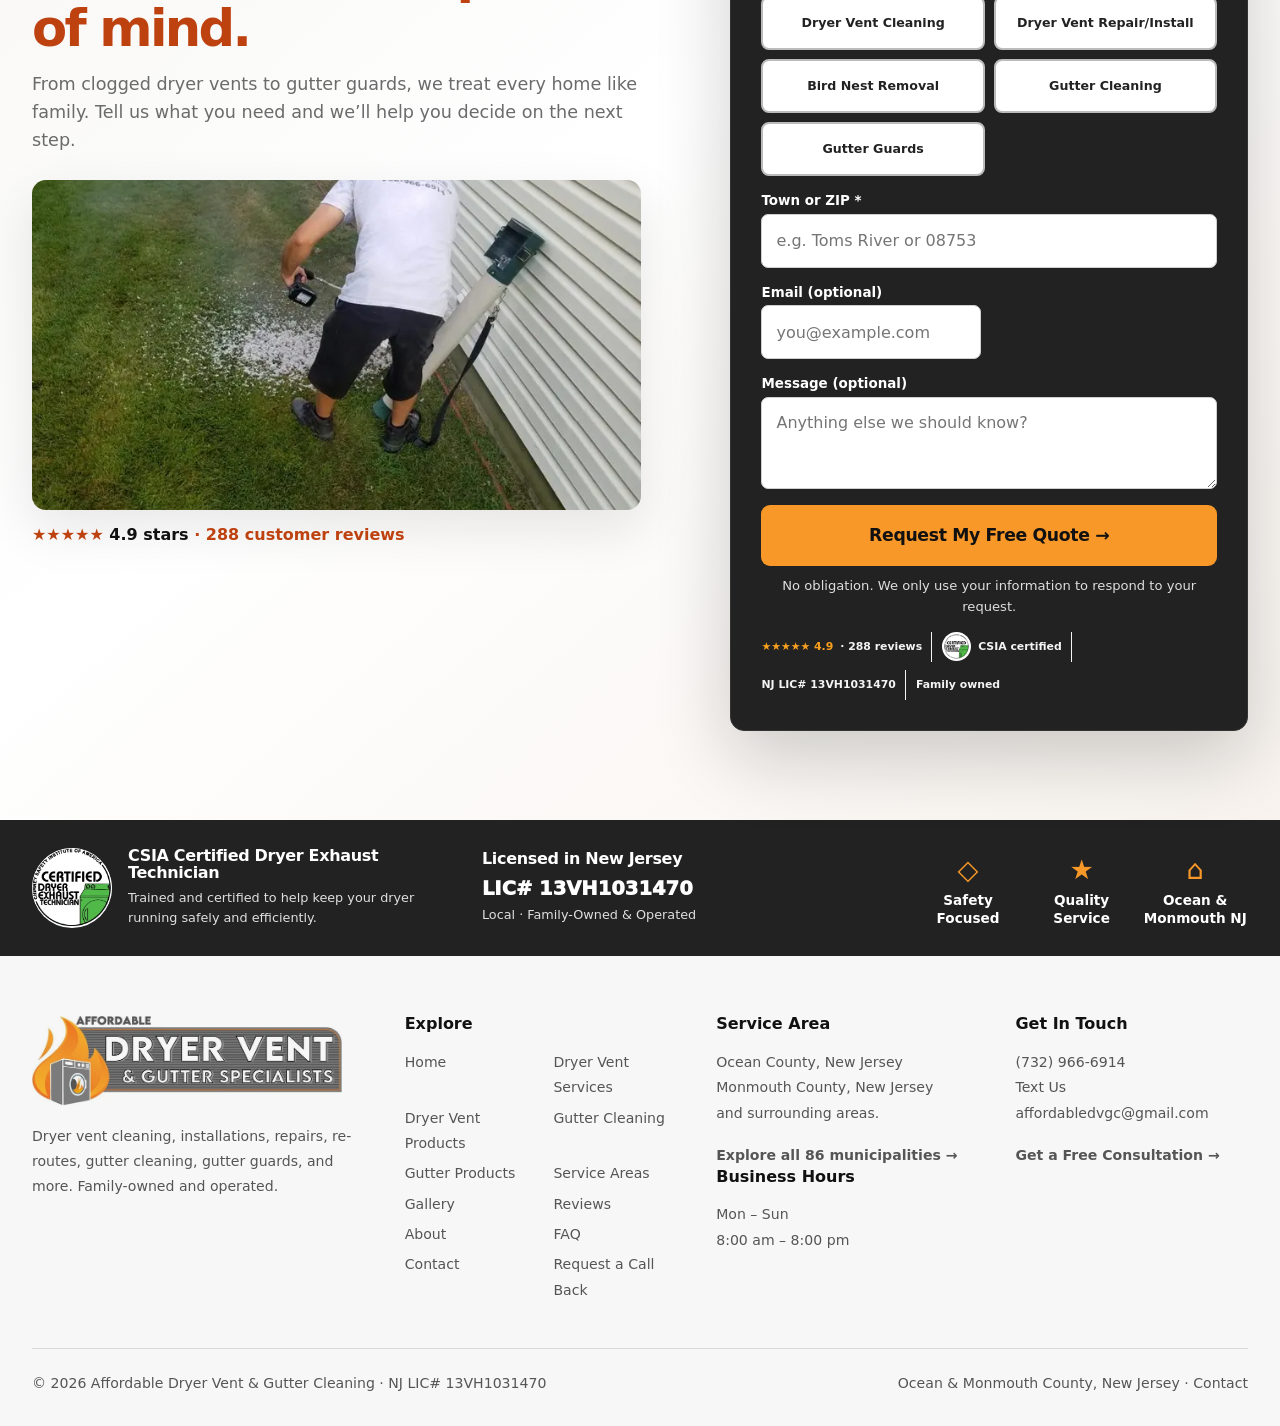
<file: request-callback-form/index.html>
<!doctype html><html lang="en"><head>
<meta name="robots" content="noindex, nofollow"><meta charset="utf-8"><meta name="viewport" content="width=device-width, initial-scale=1"><title>Contact Affordable Dryer Vent &amp; Gutter Cleaning Toms River. Dryer Vent</title><meta name="description" content="Dryer vent and gutter installation and cleaning. Fire and water risk reduction. Request a callback online from Affordable Dryer Vent &amp; Gutter Cleaning."><link rel="canonical" href="https://www.affordabledvgc.com/request-callback-form"><meta property="og:type" content="website"><meta property="og:title" content="Contact Affordable Dryer Vent &amp; Gutter Cleaning Toms River. Dryer Vent"><meta property="og:description" content="Dryer vent and gutter installation and cleaning. Fire and water risk reduction. Request a callback online from Affordable Dryer Vent &amp; Gutter Cleaning."><meta property="og:url" content="https://www.affordabledvgc.com/request-callback-form"><meta property="og:image" content="https://www.affordabledvgc.com/images/van-new-wrap-home-hero.webp"><meta name="twitter:card" content="summary_large_image"><meta name="google-site-verification" content="2fdBZTnhOkYaPpAkXMheePTxEm8ZKxqfasDOxdawYn4"><script type="application/ld+json">{"@context":"https://schema.org","@type":"LocalBusiness","@id":"https://www.affordabledvgc.com/#business","name":"Affordable Dryer Vent & Gutter Cleaning","url":"https://www.affordabledvgc.com/","image":"https://www.affordabledvgc.com/images/van-new-wrap-home-hero.webp","telephone":"+1-732-966-6914","email":"affordabledvgc@gmail.com","priceRange":"Call for an estimate","areaServed":[{"@type":"AdministrativeArea","name":"Ocean County, New Jersey"},{"@type":"AdministrativeArea","name":"Monmouth County, New Jersey"}],"address":{"@type":"PostalAddress","addressRegion":"NJ","addressCountry":"US"},"openingHoursSpecification":[{"@type":"OpeningHoursSpecification","dayOfWeek":["Monday","Tuesday","Wednesday","Thursday","Friday","Saturday","Sunday"],"opens":"08:00","closes":"20:00"}],"aggregateRating":{"@type":"AggregateRating","ratingValue":"4.9","reviewCount":"288","bestRating":"5"},"hasCredential":{"@type":"EducationalOccupationalCredential","credentialCategory":"CSIA Certified Dryer Exhaust Technician"},"identifier":"NJ LIC# 13VH1031470"}</script><link rel="icon" href="../images/favicon.ico"><link rel="preload" as="image" href="../images/van-new-wrap-home-hero.webp"><link rel="stylesheet" href="../assets/site.css"><script src="../assets/site.js" defer></script></head><body><a class="skip" href="#main">Skip to main content</a><div class="topbar"><div class="wrap topbar-inner"><div><span aria-hidden="true" class="stars">★★★★★</span>   4.9 <span> · </span> 288 Ratings &amp; Reviews</div><div class="top-area">⌖ Proudly Serving Ocean County and Monmouth County</div><div><a href="tel:+17329666914">☎ (732) 966-6914</a>    <a href="sms:+17329666914">▤ Text Us</a></div></div></div><header class="header"><div class="wrap header-inner"><a aria-label="Affordable Dryer Vent and Gutter Specialists home" class="brand" data-slug="/" href="../index.html"><img alt="Affordable Dryer Vent and Gutter Specialists logo" class="" decoding="async" height="405" loading="eager" sizes="(max-width:600px) 100vw, (max-width:1100px) 50vw, 33vw" src="../images/logo.webp" srcset="../images/logo-360.webp 360w, ../images/logo-720.webp 720w, ../images/logo-1200.webp 1200w" style="object-position:center" width="1399"/></a><button aria-controls="main-navigation" aria-expanded="false" aria-label="Open navigation" class="menu-toggle">☰</button><nav aria-label="Main navigation" class="nav" id="main-navigation"><a class="" data-slug="/" href="../index.html">Home</a><a class="nav-core" data-slug="/dryer-vent-services" href="../dryer-vent-services/index.html">Dryer Vent Services</a><a class="nav-core" data-slug="/dryer-vent-products" href="../dryer-vent-products/index.html">Dryer Vent Products</a><a class="" data-slug="/gutter-cleaning" href="../gutter-cleaning/index.html">Gutter Cleaning</a><a class="" data-slug="/gutter-products" href="../gutter-products/index.html">Gutter Products</a><a class="" data-slug="/service-areas" href="../service-areas/index.html">Service Areas</a><a class="" data-slug="/gallery" href="../gallery/index.html">Gallery</a><a class="" data-slug="/reviews" href="../reviews/index.html">Reviews</a><a class="" data-slug="/about" href="../about/index.html">About</a><a class="" data-slug="/frequently-asked-questions" href="../frequently-asked-questions/index.html">FAQ</a><a class="" data-slug="/contact" href="../contact/index.html">Contact</a></nav><div class="header-action"><a class="btn btn-primary btn-sm" data-slug="/request-callback-form" href="../request-callback-form/index.html">Request a Call Back</a></div></div></header><main id="main"><section class="hero"><img alt="Request a Call Back — Affordable Dryer Vent and Gutter Specialists" class="hero-image" decoding="async" fetchpriority="high" height="1440" loading="eager" sizes="100vw" src="../images/van-new-wrap-home-hero.webp" srcset="../images/van-new-wrap-home-hero-360.webp 360w, ../images/van-new-wrap-home-hero-720.webp 720w, ../images/van-new-wrap-home-hero-1200.webp 1200w, ../images/van-new-wrap-home-hero-1800.webp 1800w, ../images/van-new-wrap-home-hero-1920.webp 1920w" style="object-position:center" width="1920"/><div class="wrap hero-inner no-form"><div class="hero-copy"><div class="eyebrow">Dryer Vent Specialists · Gutter Services · Ocean &amp; Monmouth NJ</div><h1>Request a <span class="orange">Call Back</span></h1><p class="lead">Fill out this short form and a representative of Affordable Dryer Vent &amp; Gutter Cleaning will contact you within the same business day.</p><div class="hero-cta-cluster"><a aria-label="Call Affordable Dryer Vent and Gutter Specialists at 732 966 6914" class="btn btn-primary" href="tel:+17329666914">☎ Call Now (732) 966-6914</a><div class="hero-stars"><strong>★★★★★ 4.9</strong><span>288 Ratings &amp; Reviews</span></div><a class="btn btn-light" href="#quote">Get a Free Quote ↓</a></div><div class="microtrust"><span><b>★★★★★ 4.9</b> · 288 reviews</span><span class="trust-certified"><img alt="CSIA Certified Dryer Exhaust Technician badge" height="29" loading="lazy" src="../images/logo-certified-badge.webp" width="29"/> CSIA certified</span><span>NJ LIC# 13VH1031470</span><span>Family owned</span></div></div></div></section><section class="section"><div class="wrap"><div class="section-title center reveal"><h2>Why <span class="burnt">Request a Call Back?</span></h2><p>Get personalized information on dryer vent cleaning, gutter services, installations and repairs.</p></div><div class="safety-tiles"><div class="safety-tile"><strong>Speak With Our Team</strong><p>Explain the problem and ask us about options.</p></div><div class="safety-tile"><strong>Same Business Day</strong><p>The existing site offers contact within the same business day.</p></div><div class="safety-tile"><strong>Free Consultation</strong><p>Talk to our team about the right service for your home.</p></div></div></div></section><section class="section quote-section" id="quote"><div class="wrap quote-layout"><div class="quote-story reveal"><div class="eyebrow">Free consultation · Ocean &amp; Monmouth County</div><h2>Real work. <span class="burnt">Real peace of mind.</span></h2><p>From clogged dryer vents to gutter guards, we treat every home like family. Tell us what you need and we’ll help you decide on the next step.</p><div class="quote-photo"><img alt="Real dryer vent cleaning performed by Affordable Dryer Vent and Gutter Specialists" class="" decoding="async" height="756" loading="lazy" sizes="(max-width:600px) 100vw, (max-width:1100px) 50vw, 33vw" src="../images/Cleaning-out-the-dryer-vent_1.webp" srcset="../images/Cleaning-out-the-dryer-vent_1-360.webp 360w, ../images/Cleaning-out-the-dryer-vent_1-720.webp 720w" style="object-position:center" width="1008"/></div><div class="quote-proof">★★★★★ <strong>4.9 stars</strong> · 288 customer reviews</div></div><form action="/thank-you" class="quote" data-lead-form="" data-netlify="true" method="POST" name="lead-requestcallbackform" netlify-honeypot="bot-field"><h2>Get Your Free Consultation &amp; Estimate</h2><p>Tell us what you need. We’ll get back to you.</p><input name="form-name" type="hidden" value="lead-requestcallbackform"/><p style="display:none"><label>Leave this field blank: <input name="bot-field"/></label></p><div class="formgrid"><div class="field"><label for="requestcallbackform-name">Name *</label><input autocomplete="name" id="requestcallbackform-name" name="name" placeholder="Your name" required="" type="text"/></div><div class="field"><label for="requestcallbackform-phone">Phone *</label><input autocomplete="tel" id="requestcallbackform-phone" name="phone" placeholder="(732) 555-0123" required="" type="tel"/></div><fieldset class="field full service-picker"><legend>Which service do you need? *</legend><div class="service-options"><label class="service-option"><input name="service" required="" type="radio" value="Dryer Vent Cleaning"/><span>Dryer Vent Cleaning</span></label><label class="service-option"><input name="service" type="radio" value="Dryer Vent Repair/Install"/><span>Dryer Vent Repair/Install</span></label><label class="service-option"><input name="service" type="radio" value="Bird Nest Removal"/><span>Bird Nest Removal</span></label><label class="service-option"><input name="service" type="radio" value="Gutter Cleaning"/><span>Gutter Cleaning</span></label><label class="service-option"><input name="service" type="radio" value="Gutter Guards"/><span>Gutter Guards</span></label></div></fieldset><div class="field full"><label for="requestcallbackform-town_zip">Town or ZIP *</label><input autocomplete="postal-code" id="requestcallbackform-town_zip" name="town_zip" placeholder="e.g. Toms River or 08753" required="" type="text"/></div><div class="field"><label for="requestcallbackform-email">Email (optional)</label><input autocomplete="email" id="requestcallbackform-email" name="email" placeholder="you@example.com" type="email"/></div><div class="field full"><label for="requestcallbackform-message">Message (optional)</label><textarea id="requestcallbackform-message" name="message" placeholder="Anything else we should know?"></textarea></div></div><button class="btn btn-primary" data-label="Request My Free Quote →" type="submit">Request My Free Quote →</button><p class="form-note">No obligation. We only use your information to respond to your request.</p><div aria-live="polite" class="form-feedback" role="status"></div><div class="microtrust"><span><b>★★★★★ 4.9</b> · 288 reviews</span><span class="trust-certified"><img alt="CSIA Certified Dryer Exhaust Technician badge" height="29" loading="lazy" src="../images/logo-certified-badge.webp" width="29"/> CSIA certified</span><span>NJ LIC# 13VH1031470</span><span>Family owned</span></div></form></div></section></main><section class="credentials"><div class="wrap credential-inner"><div class="credential-badge"><img alt="CSIA Certified Dryer Exhaust Technician badge" class="" decoding="async" height="251" loading="lazy" sizes="(max-width:600px) 100vw, (max-width:1100px) 50vw, 33vw" src="../images/logo-certified-badge.webp" srcset="../images/logo-certified-badge.webp 250w" style="object-position:center" width="250"/><div><h3>CSIA Certified Dryer Exhaust Technician</h3><p>Trained and certified to help keep your dryer running safely and efficiently.</p></div></div><div><h3>Licensed in New Jersey</h3><div class="license">LIC# 13VH1031470</div><p>Local · Family-Owned &amp; Operated</p></div><div class="trust-trio"><div><span>◇</span><strong>Safety<br/>Focused</strong></div><div><span>★</span><strong>Quality<br/>Service</strong></div><div><span>⌂</span><strong>Ocean &amp;<br/>Monmouth NJ</strong></div></div></div></section><footer class="footer"><div class="wrap"><div class="footer-grid"><div><a data-slug="/" href="../index.html"><img alt="Affordable Dryer Vent and Gutter Specialists logo" class="footer-logo" decoding="async" height="405" loading="lazy" sizes="(max-width:600px) 100vw, (max-width:1100px) 50vw, 33vw" src="../images/logo.webp" srcset="../images/logo-360.webp 360w, ../images/logo-720.webp 720w, ../images/logo-1200.webp 1200w" style="object-position:center" width="1399"/></a><p>Dryer vent cleaning, installations, repairs, re-routes, gutter cleaning, gutter guards, and more. Family-owned and operated.</p></div><div><h3>Explore</h3><div class="footer-links"><a class="" data-slug="/" href="../index.html">Home</a><a class="" data-slug="/dryer-vent-services" href="../dryer-vent-services/index.html">Dryer Vent Services</a><a class="" data-slug="/dryer-vent-products" href="../dryer-vent-products/index.html">Dryer Vent Products</a><a class="" data-slug="/gutter-cleaning" href="../gutter-cleaning/index.html">Gutter Cleaning</a><a class="" data-slug="/gutter-products" href="../gutter-products/index.html">Gutter Products</a><a class="" data-slug="/service-areas" href="../service-areas/index.html">Service Areas</a><a class="" data-slug="/gallery" href="../gallery/index.html">Gallery</a><a class="" data-slug="/reviews" href="../reviews/index.html">Reviews</a><a class="" data-slug="/about" href="../about/index.html">About</a><a class="" data-slug="/frequently-asked-questions" href="../frequently-asked-questions/index.html">FAQ</a><a class="" data-slug="/contact" href="../contact/index.html">Contact</a><a class="" data-slug="/request-callback-form" href="../request-callback-form/index.html">Request a Call Back</a></div></div><div><h3>Service Area</h3><p>Ocean County, New Jersey<br/>Monmouth County, New Jersey<br/>and surrounding areas.</p><a class="text-link" data-slug="/service-areas" href="../service-areas/index.html">Explore all 86 municipalities →</a><h3>Business Hours</h3><p>Mon – Sun<br/>8:00 am – 8:00 pm</p></div><div><h3>Get In Touch</h3><p><a href="tel:+17329666914">(732) 966-6914</a><br/><a href="sms:+17329666914">Text Us</a><br/><a href="mailto:affordabledvgc@gmail.com">affordabledvgc@gmail.com</a></p><a class="text-link" data-slug="/request-callback-form" href="../request-callback-form/index.html">Get a Free Consultation →</a></div></div><div class="footer-bottom"><p>© 2026 Affordable Dryer Vent &amp; Gutter Cleaning · NJ LIC# 13VH1031470</p><p>Ocean &amp; Monmouth County, New Jersey · <a class="" data-slug="/contact" href="../contact/index.html">Contact</a></p></div></div></footer><nav aria-label="Quick contact actions" class="mobile-actions"><a class="mobile-call" href="tel:+17329666914"><span>☎ Call</span><small>(732) 966-6914</small></a><a href="sms:+17329666914">▤ Text Us</a><a class="mobile-quote" href="#quote">Free Quote ↓</a></nav></body></html>
</file>
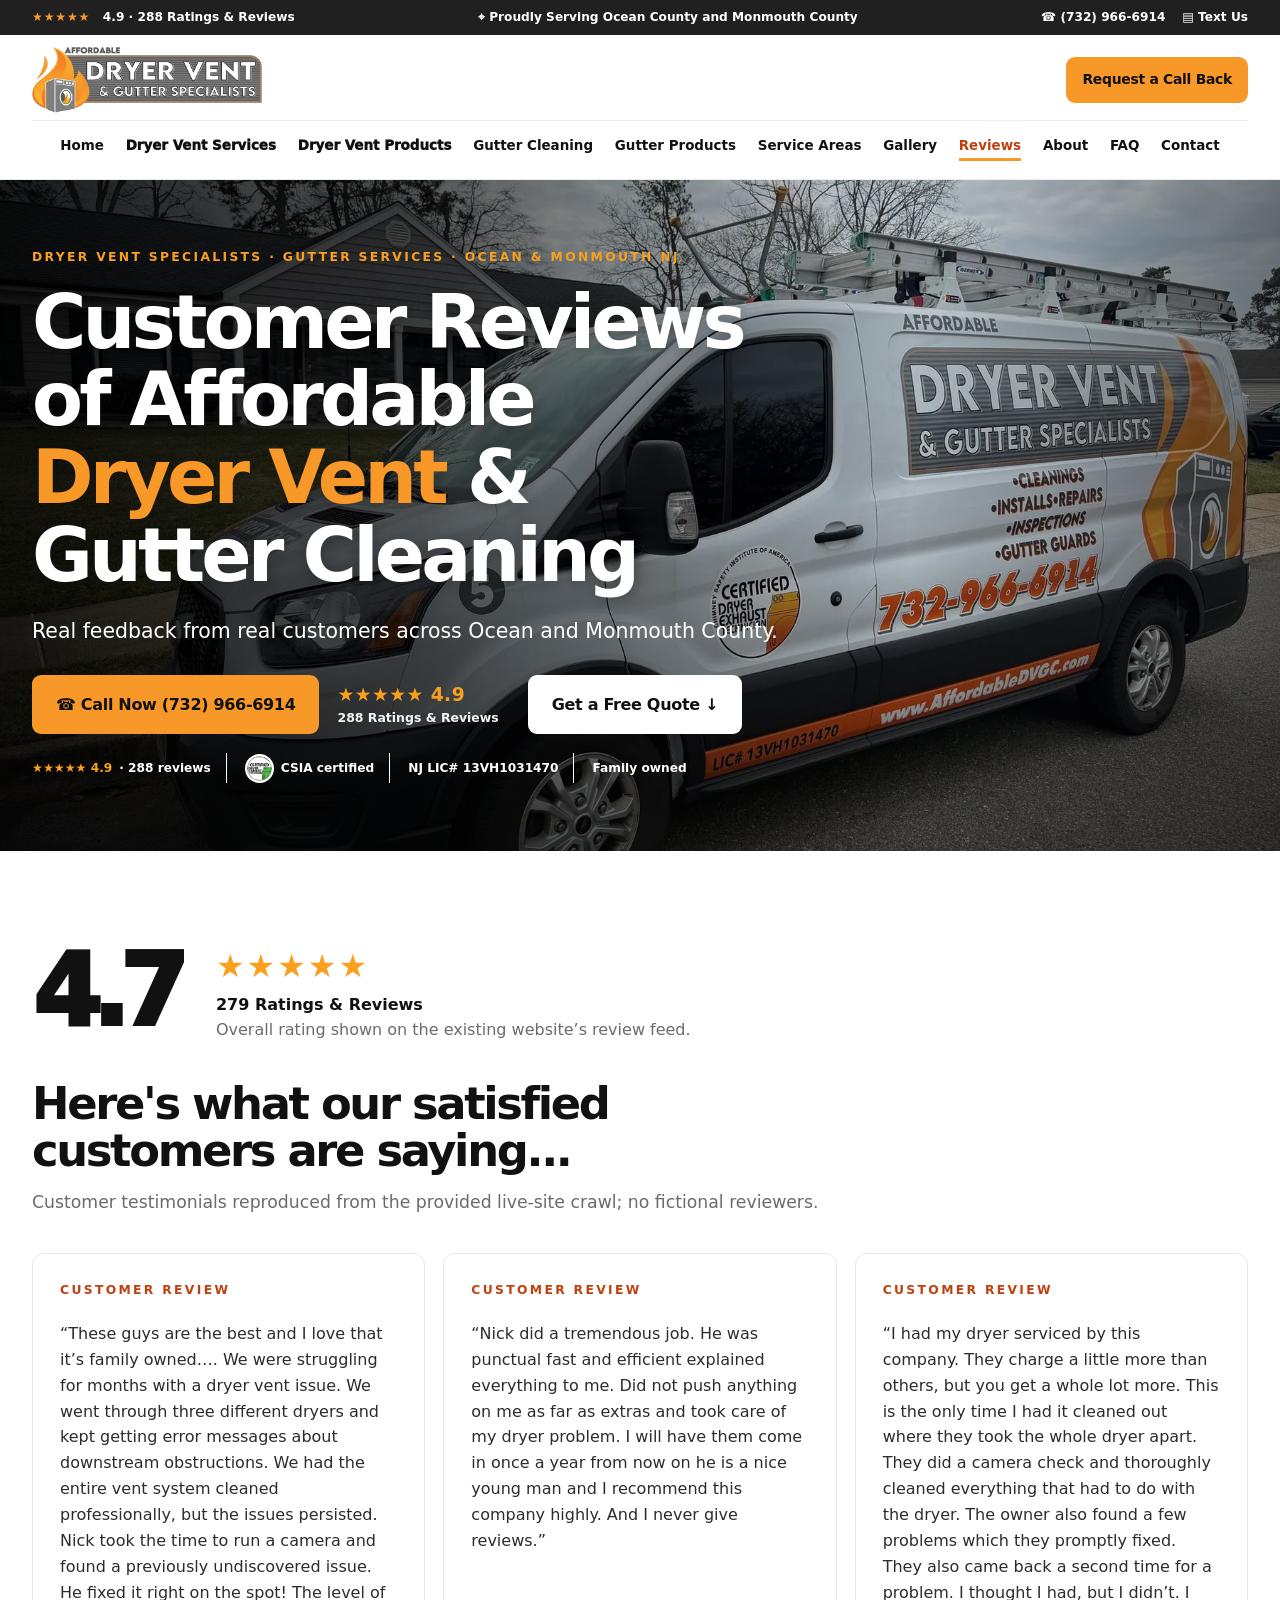
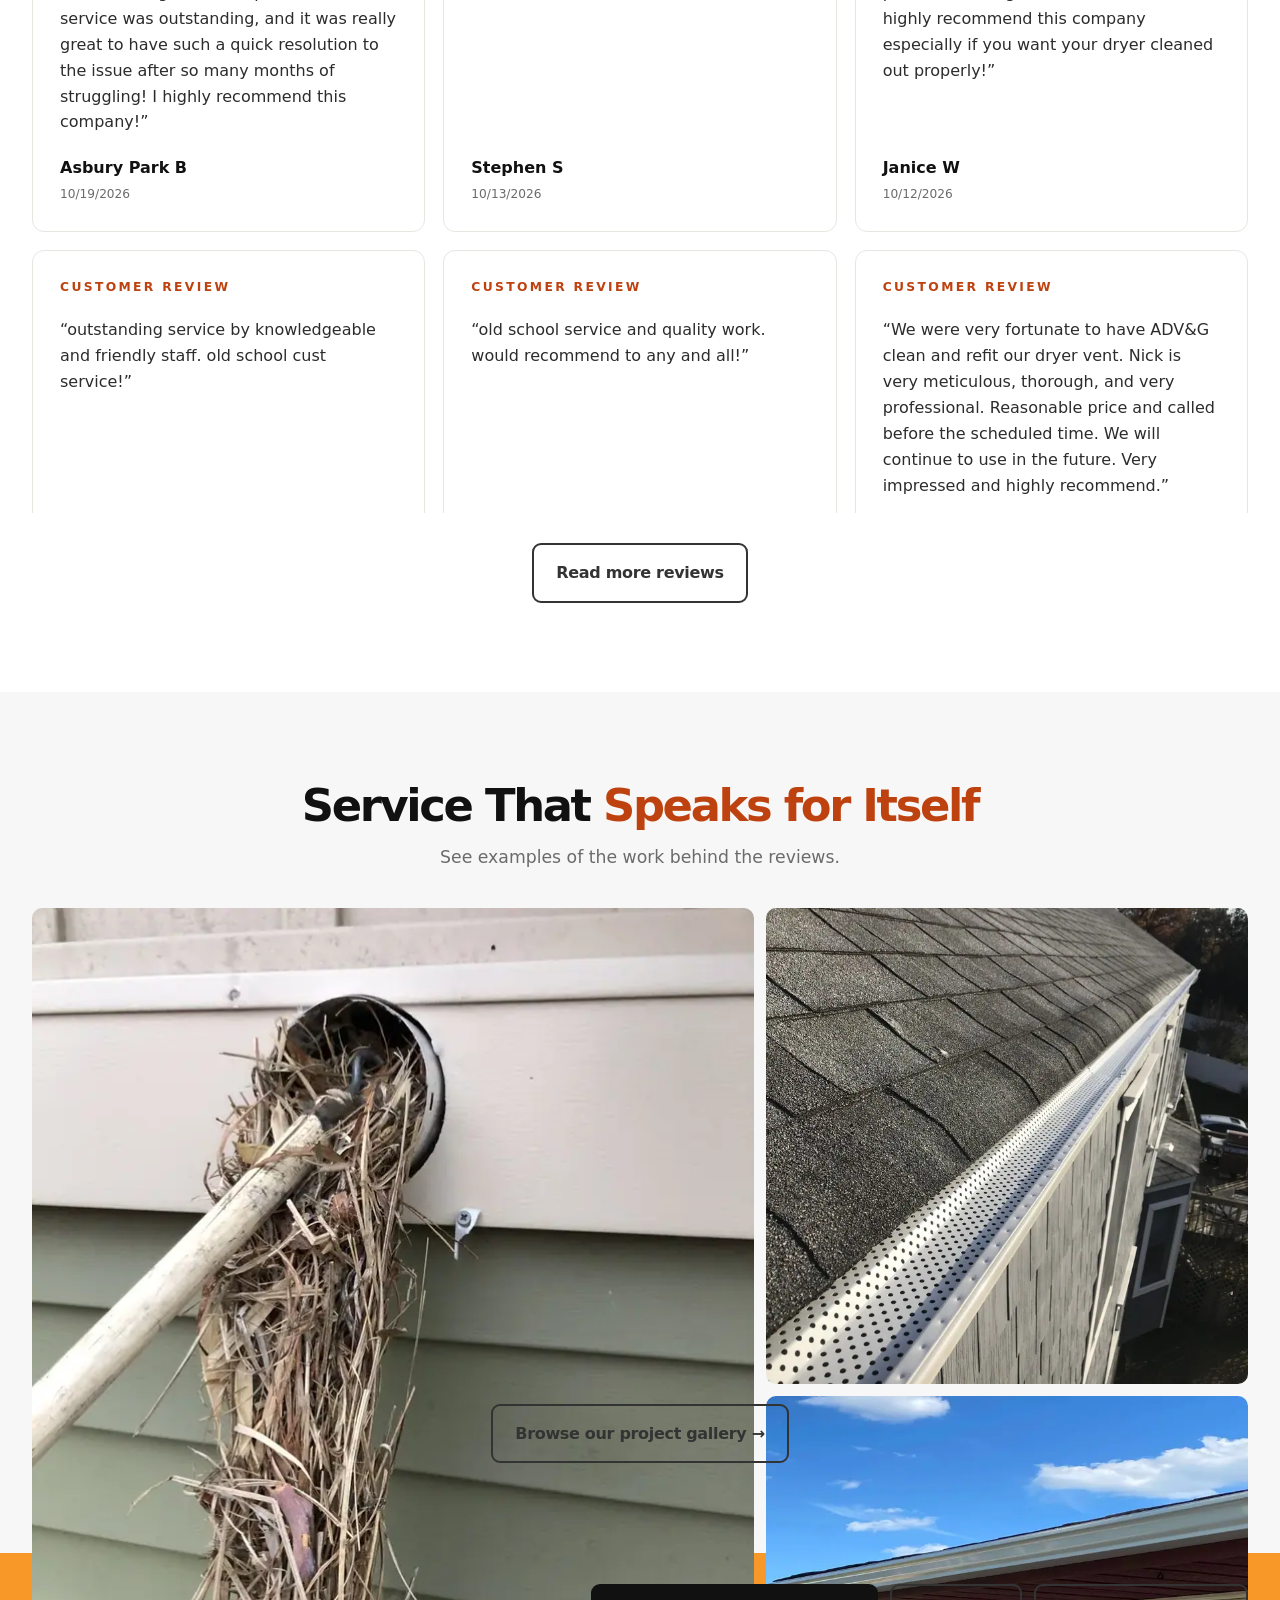
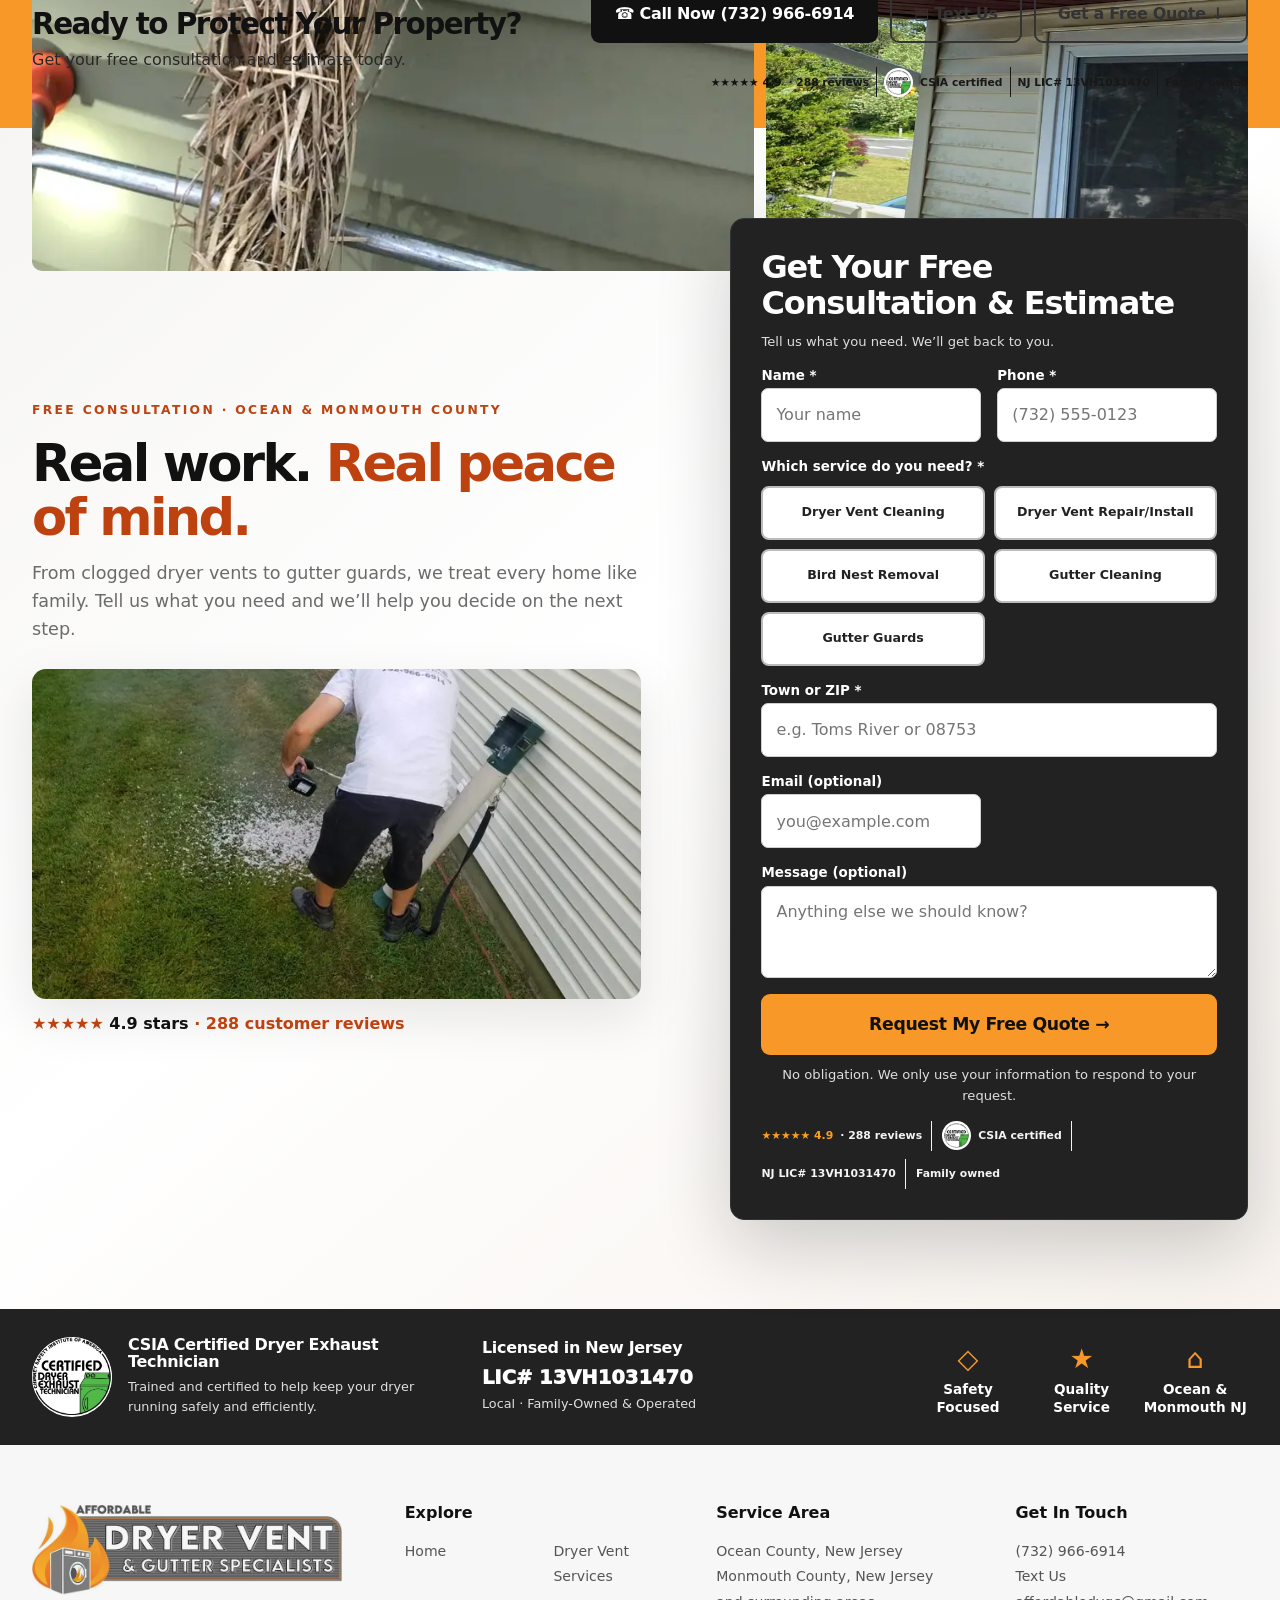
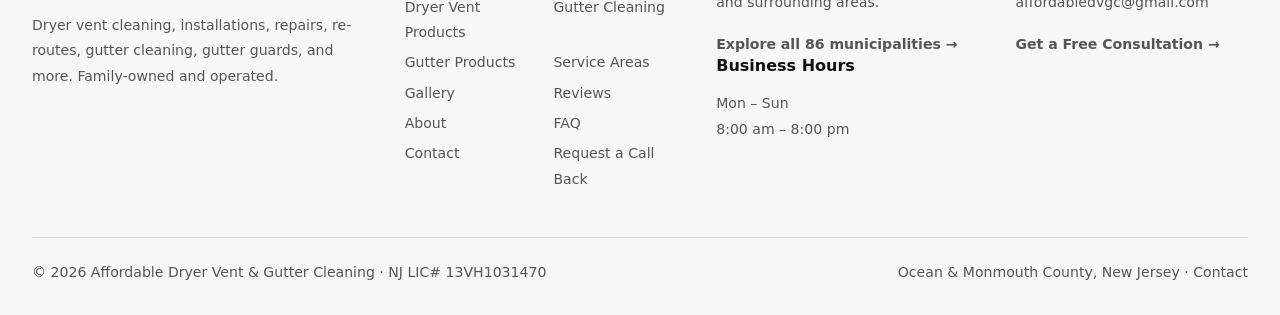
<file: reviews/index.html>
<!doctype html><html lang="en"><head>
<meta name="robots" content="noindex, nofollow"><meta charset="utf-8"><meta name="viewport" content="width=device-width, initial-scale=1"><title>Dryer Vent Installation Toms River. Reviews | Affordable Dryer Vents</title><meta name="description" content="Dryer Vent Installation near Manahawkin. Dryer Vent Cleaning in Barnegat. Affordable Dryer Vent Cleaning Freehold NJ. Read or post a review about Affordable Dryer Vent &amp; Gutter Cleaning. Call today for service."><link rel="canonical" href="https://www.affordabledvgc.com/reviews"><meta property="og:type" content="website"><meta property="og:title" content="Dryer Vent Installation Toms River. Reviews | Affordable Dryer Vents"><meta property="og:description" content="Dryer Vent Installation near Manahawkin. Dryer Vent Cleaning in Barnegat. Affordable Dryer Vent Cleaning Freehold NJ. Read or post a review about Affordable Dryer Vent &amp; Gutter Cleaning. Call today for service."><meta property="og:url" content="https://www.affordabledvgc.com/reviews"><meta property="og:image" content="https://www.affordabledvgc.com/images/van-new-wrap-home-hero.webp"><meta name="twitter:card" content="summary_large_image"><meta name="google-site-verification" content="2fdBZTnhOkYaPpAkXMheePTxEm8ZKxqfasDOxdawYn4"><script type="application/ld+json">{"@context":"https://schema.org","@type":"LocalBusiness","@id":"https://www.affordabledvgc.com/#business","name":"Affordable Dryer Vent & Gutter Cleaning","url":"https://www.affordabledvgc.com/","image":"https://www.affordabledvgc.com/images/van-new-wrap-home-hero.webp","telephone":"+1-732-966-6914","email":"affordabledvgc@gmail.com","priceRange":"Call for an estimate","areaServed":[{"@type":"AdministrativeArea","name":"Ocean County, New Jersey"},{"@type":"AdministrativeArea","name":"Monmouth County, New Jersey"}],"address":{"@type":"PostalAddress","addressRegion":"NJ","addressCountry":"US"},"openingHoursSpecification":[{"@type":"OpeningHoursSpecification","dayOfWeek":["Monday","Tuesday","Wednesday","Thursday","Friday","Saturday","Sunday"],"opens":"08:00","closes":"20:00"}],"aggregateRating":{"@type":"AggregateRating","ratingValue":"4.9","reviewCount":"288","bestRating":"5"},"hasCredential":{"@type":"EducationalOccupationalCredential","credentialCategory":"CSIA Certified Dryer Exhaust Technician"},"identifier":"NJ LIC# 13VH1031470","review":[{"@type":"Review","author":{"@type":"Person","name":"Asbury Park B"},"reviewBody":"These guys are the best and I love that it’s family owned…. We were struggling for months with a dryer vent issue. We went through three different dryers and kept getting error messages about downstream obstructions. We had the entire vent system cleaned professionally, but the issues persisted. Nick took the time to run a camera and found a previously undiscovered issue. He fixed it right on the spot! The level of service was outstanding, and it was really great to have such a quick resolution to the issue after so many months of struggling! I highly recommend this company!","datePublished":"2026-10-19"},{"@type":"Review","author":{"@type":"Person","name":"Stephen S"},"reviewBody":"Nick did a tremendous job. He was punctual fast and efficient explained everything to me. Did not push anything on me as far as extras and took care of my dryer problem. I will have them come in once a year from now on he is a nice young man and I recommend this company highly. And I never give reviews.","datePublished":"2026-10-13"},{"@type":"Review","author":{"@type":"Person","name":"Janice W"},"reviewBody":"I had my dryer serviced by this company. They charge a little more than others, but you get a whole lot more. This is the only time I had it cleaned out where they took the whole dryer apart. They did a camera check and thoroughly cleaned everything that had to do with the dryer. The owner also found a few problems which they promptly fixed. They also came back a second time for a problem. I thought I had, but I didn’t. I highly recommend this company especially if you want your dryer cleaned out properly!","datePublished":"2026-10-12"},{"@type":"Review","author":{"@type":"Person","name":"Joe C"},"reviewBody":"outstanding service by knowledgeable and friendly staff. old school cust service!","datePublished":"2026-09-16"}]}</script><link rel="icon" href="../images/favicon.ico"><link rel="preload" as="image" href="../images/van-new-wrap-home-hero.webp"><link rel="stylesheet" href="../assets/site.css"><script src="../assets/site.js" defer></script></head><body><a class="skip" href="#main">Skip to main content</a><div class="topbar"><div class="wrap topbar-inner"><div><span aria-hidden="true" class="stars">★★★★★</span>   4.9 <span> · </span> 288 Ratings &amp; Reviews</div><div class="top-area">⌖ Proudly Serving Ocean County and Monmouth County</div><div><a href="tel:+17329666914">☎ (732) 966-6914</a>    <a href="sms:+17329666914">▤ Text Us</a></div></div></div><header class="header"><div class="wrap header-inner"><a aria-label="Affordable Dryer Vent and Gutter Specialists home" class="brand" data-slug="/" href="../index.html"><img alt="Affordable Dryer Vent and Gutter Specialists logo" class="" decoding="async" height="405" loading="eager" sizes="(max-width:600px) 100vw, (max-width:1100px) 50vw, 33vw" src="../images/logo.webp" srcset="../images/logo-360.webp 360w, ../images/logo-720.webp 720w, ../images/logo-1200.webp 1200w" style="object-position:center" width="1399"/></a><button aria-controls="main-navigation" aria-expanded="false" aria-label="Open navigation" class="menu-toggle">☰</button><nav aria-label="Main navigation" class="nav" id="main-navigation"><a class="" data-slug="/" href="../index.html">Home</a><a class="nav-core" data-slug="/dryer-vent-services" href="../dryer-vent-services/index.html">Dryer Vent Services</a><a class="nav-core" data-slug="/dryer-vent-products" href="../dryer-vent-products/index.html">Dryer Vent Products</a><a class="" data-slug="/gutter-cleaning" href="../gutter-cleaning/index.html">Gutter Cleaning</a><a class="" data-slug="/gutter-products" href="../gutter-products/index.html">Gutter Products</a><a class="" data-slug="/service-areas" href="../service-areas/index.html">Service Areas</a><a class="" data-slug="/gallery" href="../gallery/index.html">Gallery</a><a aria-current="page" class="" data-slug="/reviews" href="../reviews/index.html">Reviews</a><a class="" data-slug="/about" href="../about/index.html">About</a><a class="" data-slug="/frequently-asked-questions" href="../frequently-asked-questions/index.html">FAQ</a><a class="" data-slug="/contact" href="../contact/index.html">Contact</a></nav><div class="header-action"><a class="btn btn-primary btn-sm" data-slug="/request-callback-form" href="../request-callback-form/index.html">Request a Call Back</a></div></div></header><main id="main"><section class="hero"><img alt="Customer Reviews of Affordable Dryer Vent &amp; Gutter Cleaning — Affordable Dryer Vent and Gutter Specialists" class="hero-image" decoding="async" fetchpriority="high" height="1440" loading="eager" sizes="100vw" src="../images/van-new-wrap-home-hero.webp" srcset="../images/van-new-wrap-home-hero-360.webp 360w, ../images/van-new-wrap-home-hero-720.webp 720w, ../images/van-new-wrap-home-hero-1200.webp 1200w, ../images/van-new-wrap-home-hero-1800.webp 1800w, ../images/van-new-wrap-home-hero-1920.webp 1920w" style="object-position:center" width="1920"/><div class="wrap hero-inner no-form"><div class="hero-copy"><div class="eyebrow">Dryer Vent Specialists · Gutter Services · Ocean &amp; Monmouth NJ</div><h1>Customer Reviews of Affordable <span class="brand-focus">Dryer Vent</span> &amp; Gutter Cleaning</h1><p class="lead">Real feedback from real customers across Ocean and Monmouth County.</p><div class="hero-cta-cluster"><a aria-label="Call Affordable Dryer Vent and Gutter Specialists at 732 966 6914" class="btn btn-primary" href="tel:+17329666914">☎ Call Now (732) 966-6914</a><div class="hero-stars"><strong>★★★★★ 4.9</strong><span>288 Ratings &amp; Reviews</span></div><a class="btn btn-light" href="#quote">Get a Free Quote ↓</a></div><div class="microtrust"><span><b>★★★★★ 4.9</b> · 288 reviews</span><span class="trust-certified"><img alt="CSIA Certified Dryer Exhaust Technician badge" height="29" loading="lazy" src="../images/logo-certified-badge.webp" width="29"/> CSIA certified</span><span>NJ LIC# 13VH1031470</span><span>Family owned</span></div></div></div></section><section class="section"><div class="wrap"><div class="review-intro reveal"><div class="review-score" data-count="4.9">4.9</div><div><div class="stars" style="font-size:2rem">★★★★★</div><strong><span data-count="288">288</span> Ratings &amp; Reviews</strong><p>Overall rating shown on the existing website’s review feed.</p></div></div><div class="section-title reveal"><h2>Here's what our satisfied customers are saying...</h2><p>Customer testimonials reproduced from the provided live-site crawl; no fictional reviewers.</p></div><div class="read-more"><div class="review-grid"><article class="review-card reveal"><div class="eyebrow">Customer review</div><blockquote>“These guys are the best and I love that it’s family owned…. We were struggling for months with a dryer vent issue. We went through three different dryers and kept getting error messages about downstream obstructions. We had the entire vent system cleaned professionally, but the issues persisted. Nick took the time to run a camera and found a previously undiscovered issue. He fixed it right on the spot! The level of service was outstanding, and it was really great to have such a quick resolution to the issue after so many months of struggling! I highly recommend this company!”</blockquote><footer>Asbury Park B<time>10/19/2026</time></footer></article><article class="review-card reveal"><div class="eyebrow">Customer review</div><blockquote>“Nick did a tremendous job. He was punctual fast and efficient explained everything to me. Did not push anything on me as far as extras and took care of my dryer problem. I will have them come in once a year from now on he is a nice young man and I recommend this company highly. And I never give reviews.”</blockquote><footer>Stephen S<time>10/13/2026</time></footer></article><article class="review-card reveal"><div class="eyebrow">Customer review</div><blockquote>“I had my dryer serviced by this company. They charge a little more than others, but you get a whole lot more. This is the only time I had it cleaned out where they took the whole dryer apart. They did a camera check and thoroughly cleaned everything that had to do with the dryer. The owner also found a few problems which they promptly fixed. They also came back a second time for a problem. I thought I had, but I didn’t. I highly recommend this company especially if you want your dryer cleaned out properly!”</blockquote><footer>Janice W<time>10/12/2026</time></footer></article><article class="review-card reveal"><div class="eyebrow">Customer review</div><blockquote>“outstanding service by knowledgeable and friendly staff. old school cust service!”</blockquote><footer>Joe C<time>9/16/2026</time></footer></article><article class="review-card reveal"><div class="eyebrow">Customer review</div><blockquote>“old school service and quality work. would recommend to any and all!”</blockquote><footer>joseph m c<time>9/16/2026</time></footer></article><article class="review-card reveal"><div class="eyebrow">Customer review</div><blockquote>“We were very fortunate to have ADV&amp;G clean and refit our dryer vent. Nick is very meticulous, thorough, and very professional. Reasonable price and called before the scheduled time. We will continue to use in the future. Very impressed and highly recommend.”</blockquote><footer>L H<time>8/18/2026</time></footer></article><article class="review-card reveal"><div class="eyebrow">Customer review</div><blockquote>“Both technicians did their job extremely well. Were knowledgeable and informed me on what they were doing step by step. Very reasonably priced. Highly recommend.”</blockquote><footer>Laura G<time>8/3/2026</time></footer></article><article class="review-card reveal"><div class="eyebrow">Customer review</div><blockquote>“Best Company I’ve dealt with in a long time! Very Professional, friendly, and they know what they are doing. My technician was great! He knew what he was doing! I forgot his name but I remember him! We had our dryer vent serviced in May this year. Great Company! Affordable is servicing our dryer always! Thank you!”</blockquote><footer>Gina<time>7/15/2026</time></footer></article><article class="review-card reveal"><div class="eyebrow">Customer review</div><blockquote>“Great experience! Fabulous service and very honest. They don’t try to sell you things you don’t need. We had a dryer vent cleaning and replaced the dryer hose. We also had some gutters nails fixed! Highly recommend them!”</blockquote><footer>Lisa C<time>6/30/2026</time></footer></article><article class="review-card reveal"><div class="eyebrow">Customer review</div><blockquote>“So professional and nice! Amazing job done and so quickly and affordable. 10/10 would recommend”</blockquote><footer>Arianna C<time>5/18/2026</time></footer></article></div></div><button aria-expanded="false" class="btn btn-outline-dark load-more">Read more reviews</button></div></section><section class="section section-alt"><div class="wrap"><div class="section-title center reveal"><h2>Service That <span class="burnt">Speaks for Itself</span></h2><p>See examples of the work behind the reviews.</p></div><div class="photo-stack reveal"><img alt="Bird nest removed from a dryer vent" class="" decoding="async" height="1450" loading="lazy" sizes="(max-width:600px) 100vw, (max-width:1100px) 50vw, 33vw" src="../images/Cleaning-nest-out-of-dryer-vent_d1450_1.webp" srcset="../images/Cleaning-nest-out-of-dryer-vent_d1450_1-360.webp 360w, ../images/Cleaning-nest-out-of-dryer-vent_d1450_1-720.webp 720w" style="object-position:center" width="1087"/><div class="stack-right"><img alt="Installed gutter guards from the company photo library" class="" decoding="async" height="1450" loading="lazy" sizes="(max-width:600px) 100vw, (max-width:1100px) 50vw, 33vw" src="../images/gutter-covers-installed_d1450_1.webp" srcset="../images/gutter-covers-installed_d1450_1-360.webp 360w, ../images/gutter-covers-installed_d1450_1-720.webp 720w" style="object-position:center" width="1087"/><img alt="Technician working on a second-story dryer vent" class="" decoding="async" height="1920" loading="lazy" sizes="(max-width:600px) 100vw, (max-width:1100px) 50vw, 33vw" src="../images/tech-ladder-2nd-story-house.webp" srcset="../images/tech-ladder-2nd-story-house-360.webp 360w, ../images/tech-ladder-2nd-story-house-720.webp 720w, ../images/tech-ladder-2nd-story-house-1200.webp 1200w, ../images/tech-ladder-2nd-story-house-1800.webp 1800w, ../images/tech-ladder-2nd-story-house-1920.webp 1920w" style="object-position:center" width="1920"/></div></div><div style="text-align:center;margin-top:26px"><a class="btn btn-outline-dark" data-slug="/gallery" href="../gallery/index.html">Browse our project gallery →</a></div></div></section><section class="cta-band"><div class="wrap cta-inner"><div><h2>Ready to Protect Your Property?</h2><p>Get your free consultation and estimate today.</p></div><div class="action-group"><div class="cta-row"><a aria-label="Call Affordable Dryer Vent and Gutter Specialists at 732 966 6914" class="btn btn-dark" href="tel:+17329666914">☎ Call Now (732) 966-6914</a><a aria-label="Text Affordable Dryer Vent and Gutter Specialists" class="btn btn-outline-dark" href="sms:+17329666914">▤ Text Us</a><a class="btn btn-outline-dark" href="#quote">Get a Free Quote ↓</a></div><div class="microtrust"><span><b>★★★★★ 4.9</b> · 288 reviews</span><span class="trust-certified"><img alt="CSIA Certified Dryer Exhaust Technician badge" height="29" loading="lazy" src="../images/logo-certified-badge.webp" width="29"/> CSIA certified</span><span>NJ LIC# 13VH1031470</span><span>Family owned</span></div></div></div></section><section class="section quote-section" id="quote"><div class="wrap quote-layout"><div class="quote-story reveal"><div class="eyebrow">Free consultation · Ocean &amp; Monmouth County</div><h2>Real work. <span class="burnt">Real peace of mind.</span></h2><p>From clogged dryer vents to gutter guards, we treat every home like family. Tell us what you need and we’ll help you decide on the next step.</p><div class="quote-photo"><img alt="Real dryer vent cleaning performed by Affordable Dryer Vent and Gutter Specialists" class="" decoding="async" height="756" loading="lazy" sizes="(max-width:600px) 100vw, (max-width:1100px) 50vw, 33vw" src="../images/Cleaning-out-the-dryer-vent_1.webp" srcset="../images/Cleaning-out-the-dryer-vent_1-360.webp 360w, ../images/Cleaning-out-the-dryer-vent_1-720.webp 720w" style="object-position:center" width="1008"/></div><div class="quote-proof">★★★★★ <strong>4.9 stars</strong> · 288 customer reviews</div></div><form action="/thank-you" class="quote" data-lead-form="" data-netlify="true" method="POST" name="lead-reviews" netlify-honeypot="bot-field"><h2>Get Your Free Consultation &amp; Estimate</h2><p>Tell us what you need. We’ll get back to you.</p><input name="form-name" type="hidden" value="lead-reviews"/><p style="display:none"><label>Leave this field blank: <input name="bot-field"/></label></p><div class="formgrid"><div class="field"><label for="reviews-name">Name *</label><input autocomplete="name" id="reviews-name" name="name" placeholder="Your name" required="" type="text"/></div><div class="field"><label for="reviews-phone">Phone *</label><input autocomplete="tel" id="reviews-phone" name="phone" placeholder="(732) 555-0123" required="" type="tel"/></div><fieldset class="field full service-picker"><legend>Which service do you need? *</legend><div class="service-options"><label class="service-option"><input name="service" required="" type="radio" value="Dryer Vent Cleaning"/><span>Dryer Vent Cleaning</span></label><label class="service-option"><input name="service" type="radio" value="Dryer Vent Repair/Install"/><span>Dryer Vent Repair/Install</span></label><label class="service-option"><input name="service" type="radio" value="Bird Nest Removal"/><span>Bird Nest Removal</span></label><label class="service-option"><input name="service" type="radio" value="Gutter Cleaning"/><span>Gutter Cleaning</span></label><label class="service-option"><input name="service" type="radio" value="Gutter Guards"/><span>Gutter Guards</span></label></div></fieldset><div class="field full"><label for="reviews-town_zip">Town or ZIP *</label><input autocomplete="postal-code" id="reviews-town_zip" name="town_zip" placeholder="e.g. Toms River or 08753" required="" type="text"/></div><div class="field"><label for="reviews-email">Email (optional)</label><input autocomplete="email" id="reviews-email" name="email" placeholder="you@example.com" type="email"/></div><div class="field full"><label for="reviews-message">Message (optional)</label><textarea id="reviews-message" name="message" placeholder="Anything else we should know?"></textarea></div></div><button class="btn btn-primary" data-label="Request My Free Quote →" type="submit">Request My Free Quote →</button><p class="form-note">No obligation. We only use your information to respond to your request.</p><div aria-live="polite" class="form-feedback" role="status"></div><div class="microtrust"><span><b>★★★★★ 4.9</b> · 288 reviews</span><span class="trust-certified"><img alt="CSIA Certified Dryer Exhaust Technician badge" height="29" loading="lazy" src="../images/logo-certified-badge.webp" width="29"/> CSIA certified</span><span>NJ LIC# 13VH1031470</span><span>Family owned</span></div></form></div></section></main><section class="credentials"><div class="wrap credential-inner"><div class="credential-badge"><img alt="CSIA Certified Dryer Exhaust Technician badge" class="" decoding="async" height="251" loading="lazy" sizes="(max-width:600px) 100vw, (max-width:1100px) 50vw, 33vw" src="../images/logo-certified-badge.webp" srcset="../images/logo-certified-badge.webp 250w" style="object-position:center" width="250"/><div><h3>CSIA Certified Dryer Exhaust Technician</h3><p>Trained and certified to help keep your dryer running safely and efficiently.</p></div></div><div><h3>Licensed in New Jersey</h3><div class="license">LIC# 13VH1031470</div><p>Local · Family-Owned &amp; Operated</p></div><div class="trust-trio"><div><span>◇</span><strong>Safety<br/>Focused</strong></div><div><span>★</span><strong>Quality<br/>Service</strong></div><div><span>⌂</span><strong>Ocean &amp;<br/>Monmouth NJ</strong></div></div></div></section><footer class="footer"><div class="wrap"><div class="footer-grid"><div><a data-slug="/" href="../index.html"><img alt="Affordable Dryer Vent and Gutter Specialists logo" class="footer-logo" decoding="async" height="405" loading="lazy" sizes="(max-width:600px) 100vw, (max-width:1100px) 50vw, 33vw" src="../images/logo.webp" srcset="../images/logo-360.webp 360w, ../images/logo-720.webp 720w, ../images/logo-1200.webp 1200w" style="object-position:center" width="1399"/></a><p>Dryer vent cleaning, installations, repairs, re-routes, gutter cleaning, gutter guards, and more. Family-owned and operated.</p></div><div><h3>Explore</h3><div class="footer-links"><a class="" data-slug="/" href="../index.html">Home</a><a class="" data-slug="/dryer-vent-services" href="../dryer-vent-services/index.html">Dryer Vent Services</a><a class="" data-slug="/dryer-vent-products" href="../dryer-vent-products/index.html">Dryer Vent Products</a><a class="" data-slug="/gutter-cleaning" href="../gutter-cleaning/index.html">Gutter Cleaning</a><a class="" data-slug="/gutter-products" href="../gutter-products/index.html">Gutter Products</a><a class="" data-slug="/service-areas" href="../service-areas/index.html">Service Areas</a><a class="" data-slug="/gallery" href="../gallery/index.html">Gallery</a><a class="" data-slug="/reviews" href="../reviews/index.html">Reviews</a><a class="" data-slug="/about" href="../about/index.html">About</a><a class="" data-slug="/frequently-asked-questions" href="../frequently-asked-questions/index.html">FAQ</a><a class="" data-slug="/contact" href="../contact/index.html">Contact</a><a class="" data-slug="/request-callback-form" href="../request-callback-form/index.html">Request a Call Back</a></div></div><div><h3>Service Area</h3><p>Ocean County, New Jersey<br/>Monmouth County, New Jersey<br/>and surrounding areas.</p><a class="text-link" data-slug="/service-areas" href="../service-areas/index.html">Explore all 86 municipalities →</a><h3>Business Hours</h3><p>Mon – Sun<br/>8:00 am – 8:00 pm</p></div><div><h3>Get In Touch</h3><p><a href="tel:+17329666914">(732) 966-6914</a><br/><a href="sms:+17329666914">Text Us</a><br/><a href="mailto:affordabledvgc@gmail.com">affordabledvgc@gmail.com</a></p><a class="text-link" data-slug="/request-callback-form" href="../request-callback-form/index.html">Get a Free Consultation →</a></div></div><div class="footer-bottom"><p>© 2026 Affordable Dryer Vent &amp; Gutter Cleaning · NJ LIC# 13VH1031470</p><p>Ocean &amp; Monmouth County, New Jersey · <a class="" data-slug="/contact" href="../contact/index.html">Contact</a></p></div></div></footer><nav aria-label="Quick contact actions" class="mobile-actions"><a class="mobile-call" href="tel:+17329666914"><span>☎ Call</span><small>(732) 966-6914</small></a><a href="sms:+17329666914">▤ Text Us</a><a class="mobile-quote" href="#quote">Free Quote ↓</a></nav></body></html>
</file>
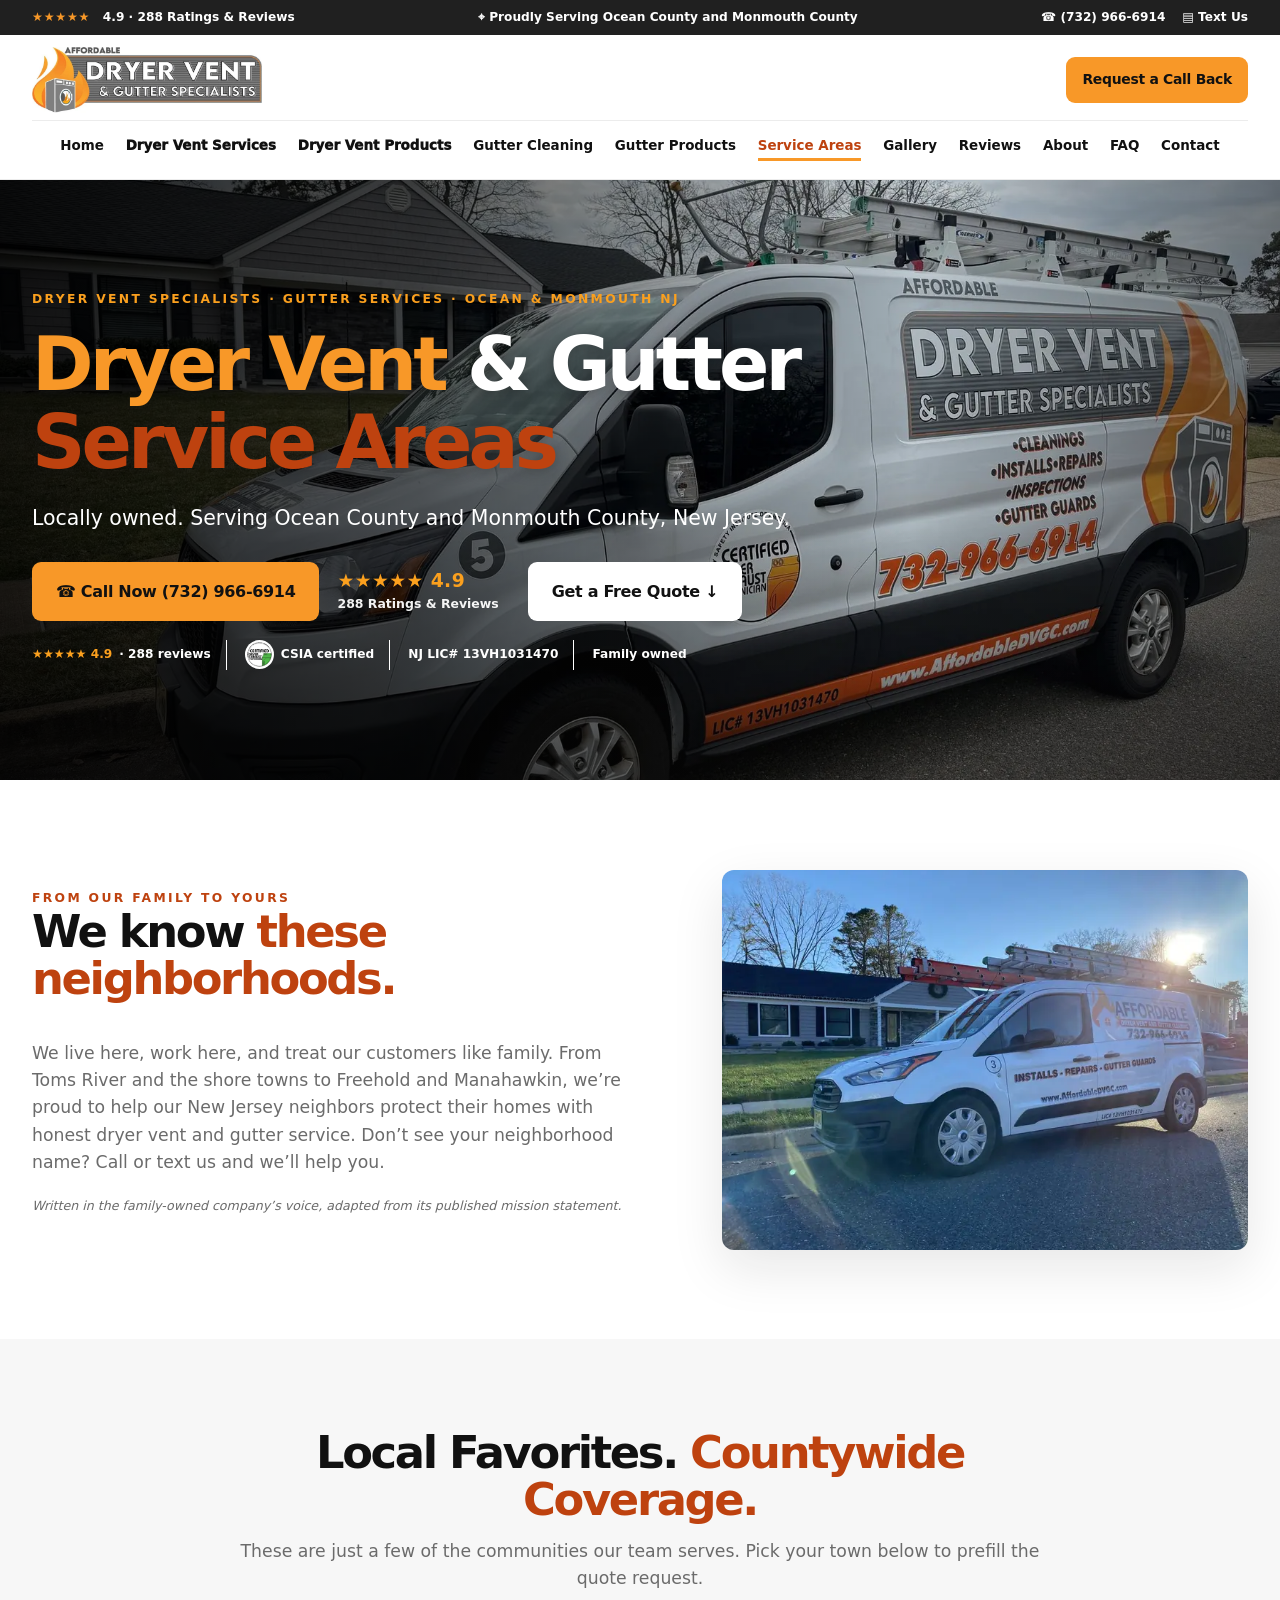
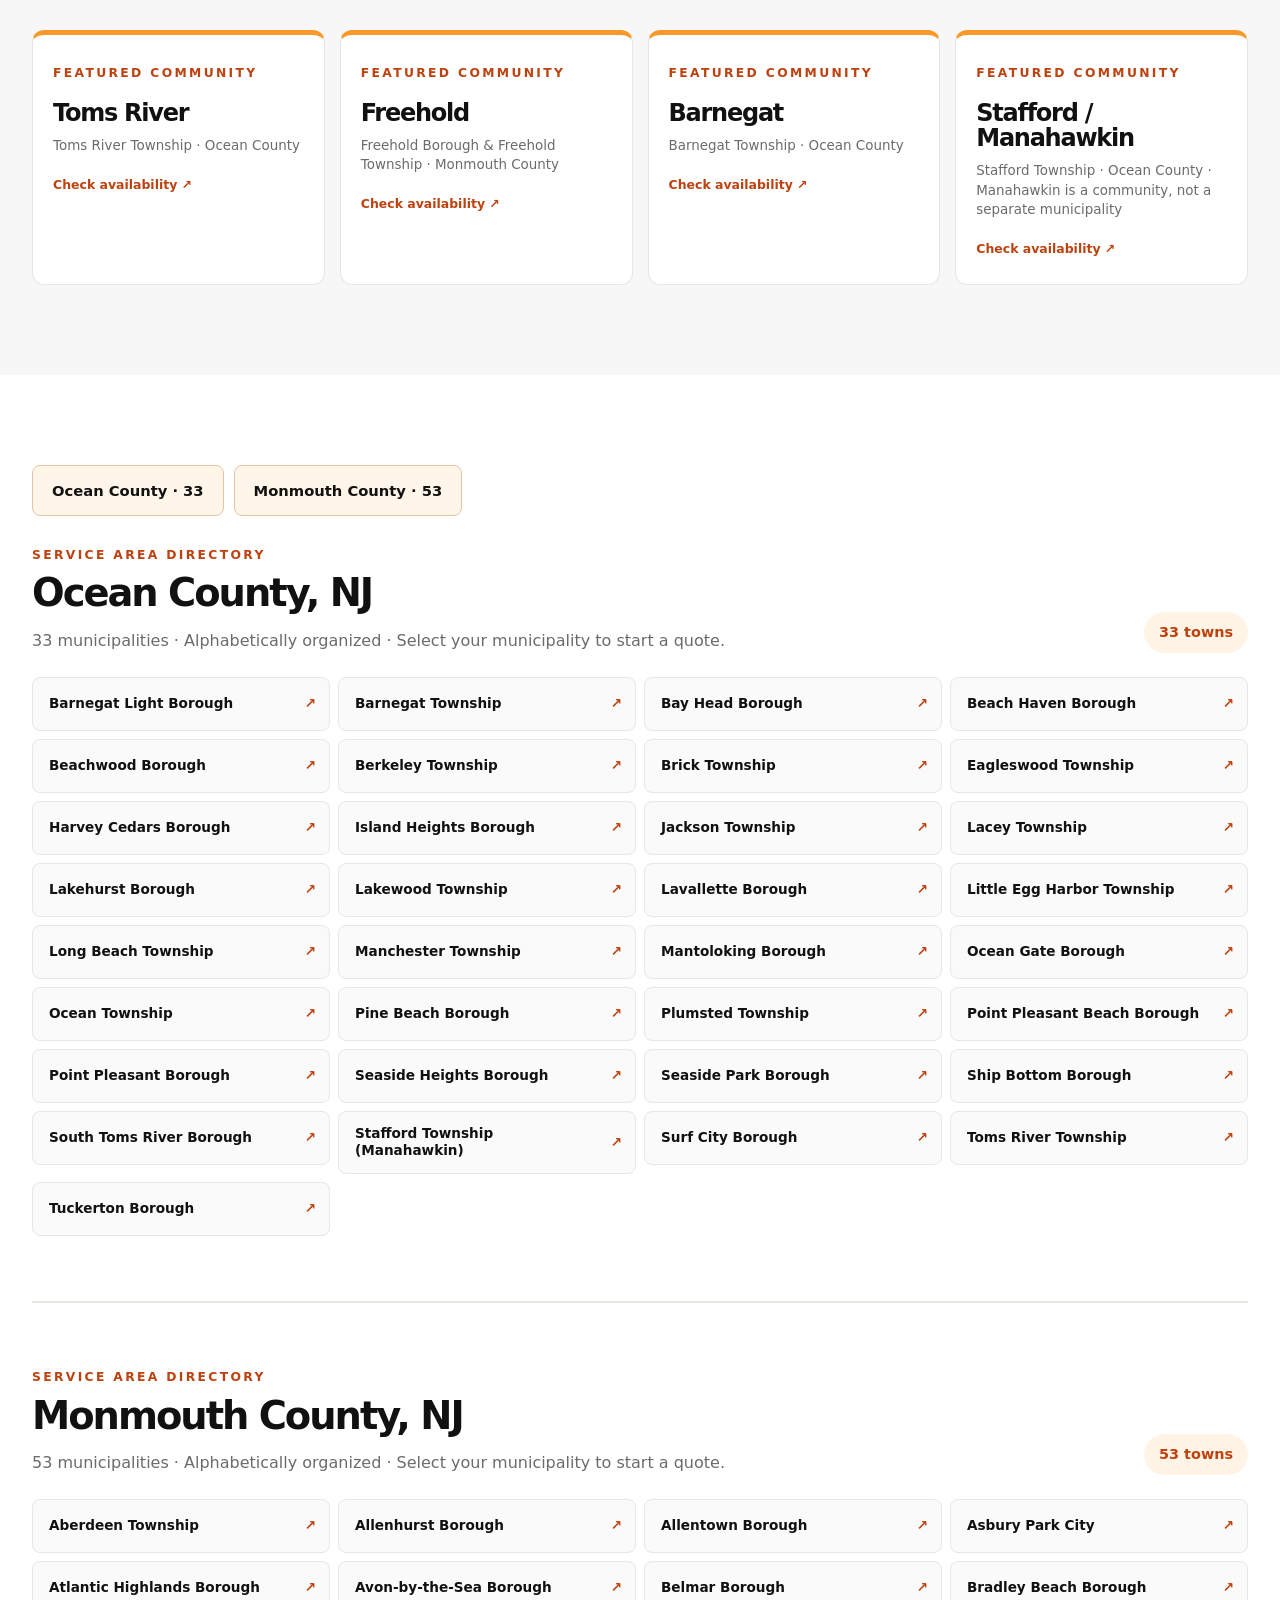
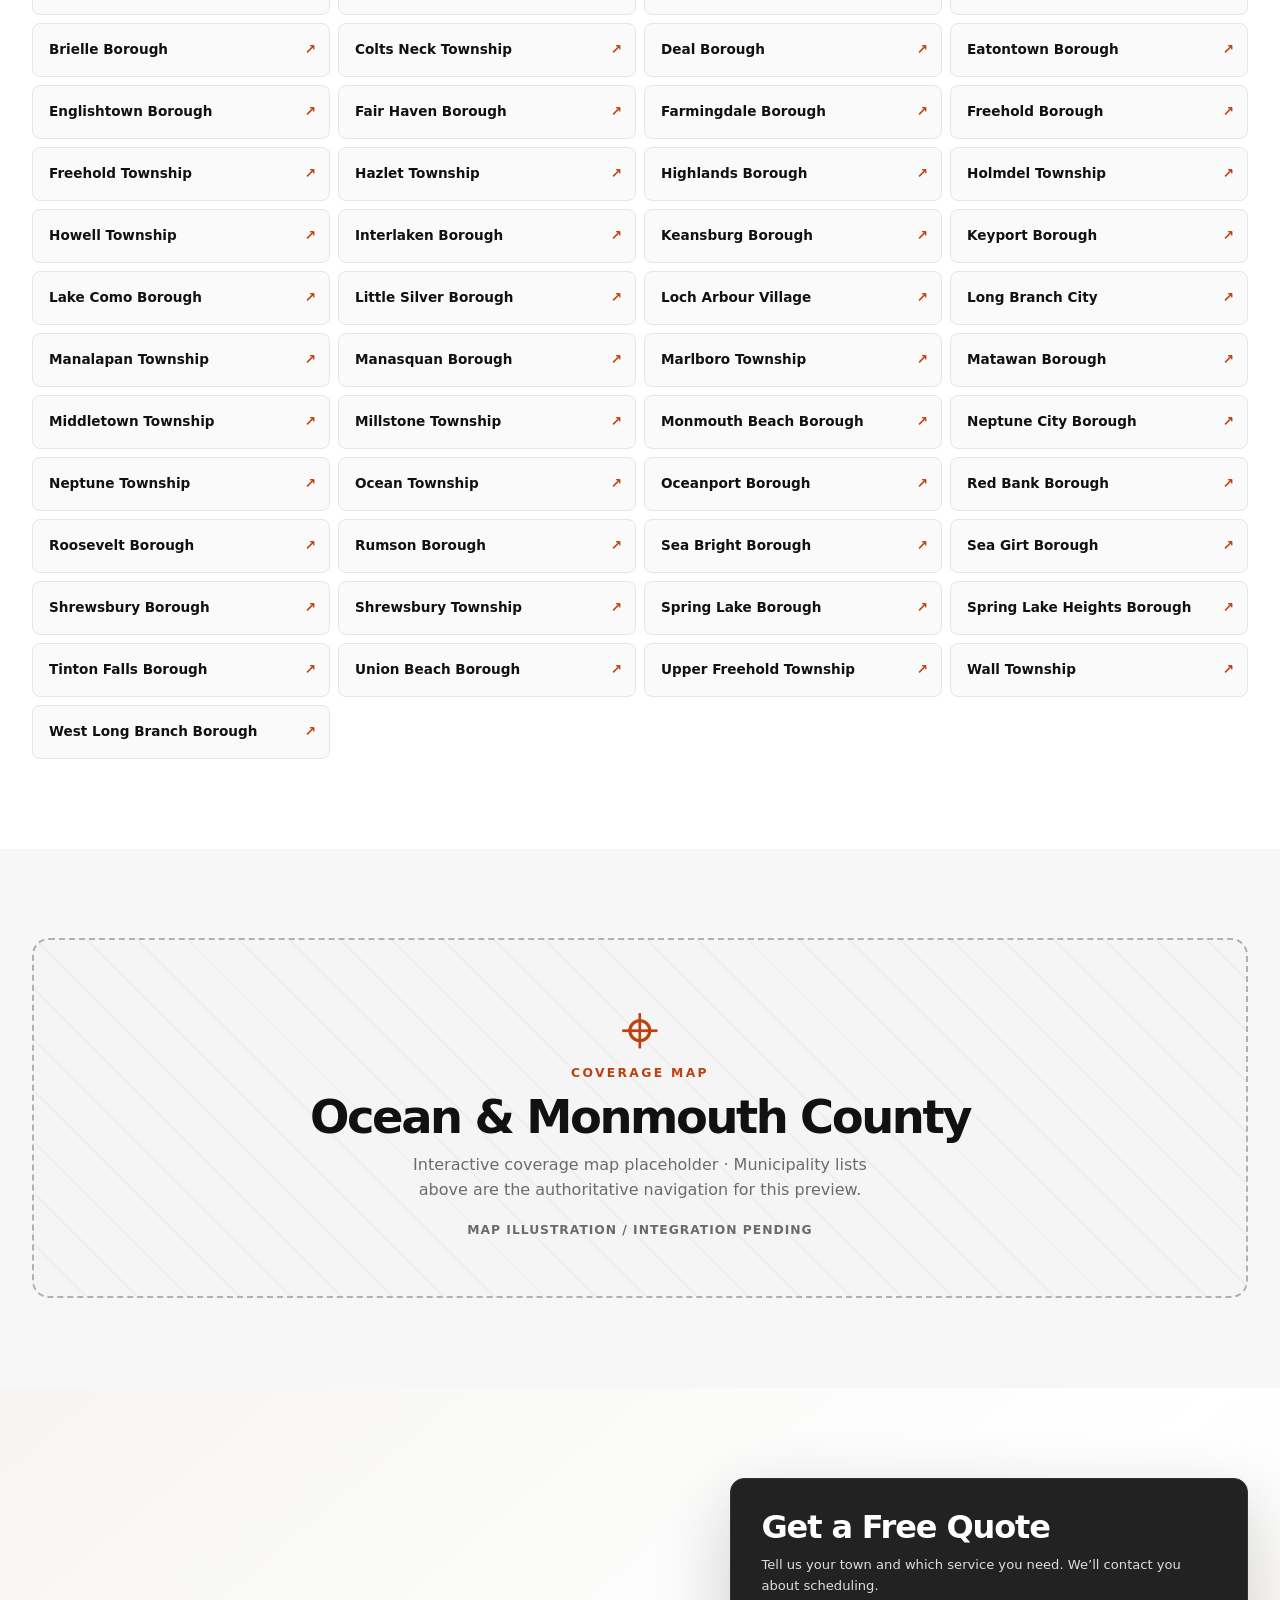
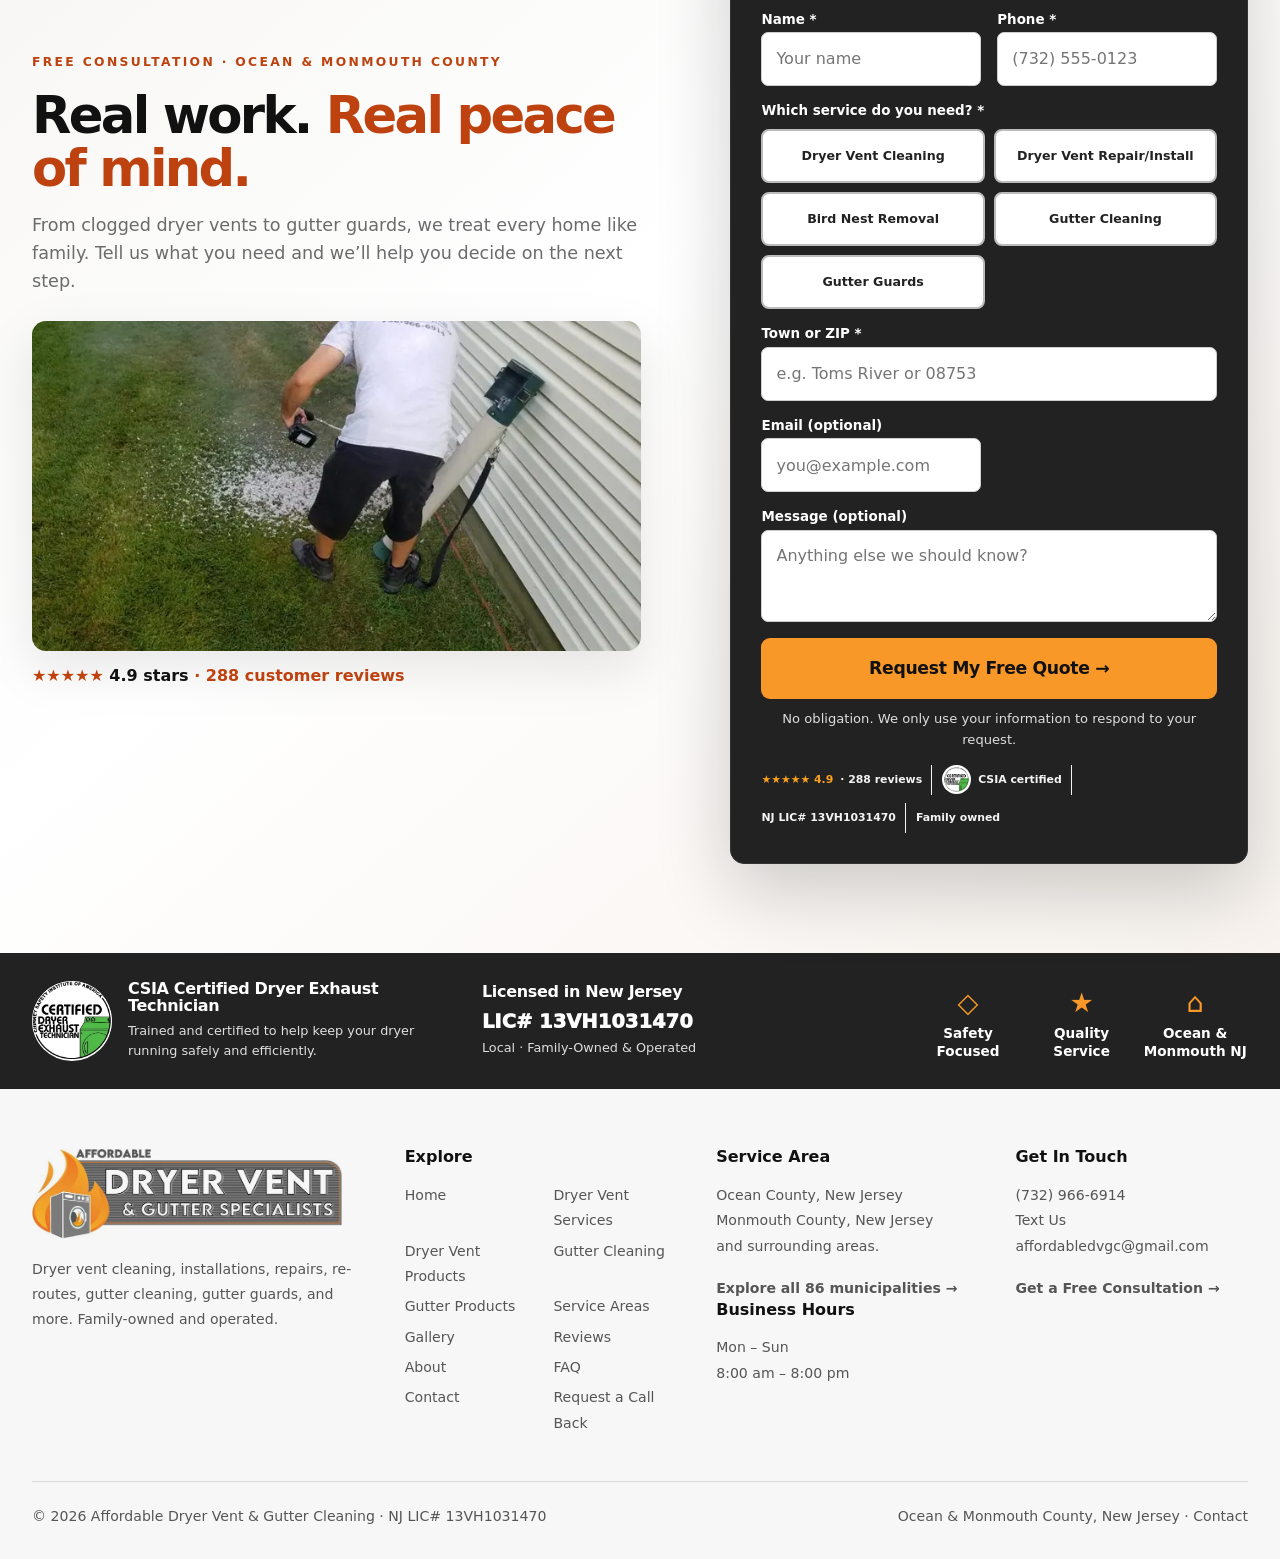
<file: service-areas/index.html>
<!doctype html><html lang="en"><head>
<meta name="robots" content="noindex, nofollow"><meta charset="utf-8"><meta name="viewport" content="width=device-width, initial-scale=1"><title>Dryer Vent &amp; Gutter Service Areas | Ocean &amp; Monmouth County, NJ</title><meta name="description" content="Affordable Dryer Vent &amp; Gutter Cleaning serves all 33 Ocean County and 53 Monmouth County municipalities including Toms River, Freehold, Barnegat, and Stafford/Manahawkin. Call 732-966-6914."><link rel="canonical" href="https://www.affordabledvgc.com/service-areas"><meta property="og:type" content="website"><meta property="og:title" content="Dryer Vent &amp; Gutter Service Areas | Ocean &amp; Monmouth County, NJ"><meta property="og:description" content="Affordable Dryer Vent &amp; Gutter Cleaning serves all 33 Ocean County and 53 Monmouth County municipalities including Toms River, Freehold, Barnegat, and Stafford/Manahawkin. Call 732-966-6914."><meta property="og:url" content="https://www.affordabledvgc.com/service-areas"><meta property="og:image" content="https://www.affordabledvgc.com/images/van-new-wrap-home-hero.webp"><meta name="twitter:card" content="summary_large_image"><meta name="google-site-verification" content="2fdBZTnhOkYaPpAkXMheePTxEm8ZKxqfasDOxdawYn4"><script type="application/ld+json">{"@context":"https://schema.org","@type":"LocalBusiness","@id":"https://www.affordabledvgc.com/#business","name":"Affordable Dryer Vent & Gutter Cleaning","url":"https://www.affordabledvgc.com/","image":"https://www.affordabledvgc.com/images/van-new-wrap-home-hero.webp","telephone":"+1-732-966-6914","email":"affordabledvgc@gmail.com","priceRange":"Call for an estimate","areaServed":[{"@type":"AdministrativeArea","name":"Ocean County, New Jersey"},{"@type":"AdministrativeArea","name":"Monmouth County, New Jersey"}],"address":{"@type":"PostalAddress","addressRegion":"NJ","addressCountry":"US"},"openingHoursSpecification":[{"@type":"OpeningHoursSpecification","dayOfWeek":["Monday","Tuesday","Wednesday","Thursday","Friday","Saturday","Sunday"],"opens":"08:00","closes":"20:00"}],"aggregateRating":{"@type":"AggregateRating","ratingValue":"4.9","reviewCount":"288","bestRating":"5"},"hasCredential":{"@type":"EducationalOccupationalCredential","credentialCategory":"CSIA Certified Dryer Exhaust Technician"},"identifier":"NJ LIC# 13VH1031470"}</script><link rel="icon" href="../images/favicon.ico"><link rel="preload" as="image" href="../images/van-new-wrap-home-hero.webp"><link rel="stylesheet" href="../assets/site.css"><script src="../assets/site.js" defer></script></head><body><a class="skip" href="#main">Skip to main content</a><div class="topbar"><div class="wrap topbar-inner"><div><span aria-hidden="true" class="stars">★★★★★</span>   4.9 <span> · </span> 288 Ratings &amp; Reviews</div><div class="top-area">⌖ Proudly Serving Ocean County and Monmouth County</div><div><a href="tel:+17329666914">☎ (732) 966-6914</a>    <a href="sms:+17329666914">▤ Text Us</a></div></div></div><header class="header"><div class="wrap header-inner"><a aria-label="Affordable Dryer Vent and Gutter Specialists home" class="brand" data-slug="/" href="../index.html"><img alt="Affordable Dryer Vent and Gutter Specialists logo" class="" decoding="async" height="405" loading="eager" sizes="(max-width:600px) 100vw, (max-width:1100px) 50vw, 33vw" src="../images/logo.webp" srcset="../images/logo-360.webp 360w, ../images/logo-720.webp 720w, ../images/logo-1200.webp 1200w" style="object-position:center" width="1399"/></a><button aria-controls="main-navigation" aria-expanded="false" aria-label="Open navigation" class="menu-toggle">☰</button><nav aria-label="Main navigation" class="nav" id="main-navigation"><a class="" data-slug="/" href="../index.html">Home</a><a class="nav-core" data-slug="/dryer-vent-services" href="../dryer-vent-services/index.html">Dryer Vent Services</a><a class="nav-core" data-slug="/dryer-vent-products" href="../dryer-vent-products/index.html">Dryer Vent Products</a><a class="" data-slug="/gutter-cleaning" href="../gutter-cleaning/index.html">Gutter Cleaning</a><a class="" data-slug="/gutter-products" href="../gutter-products/index.html">Gutter Products</a><a aria-current="page" class="" data-slug="/service-areas" href="../service-areas/index.html">Service Areas</a><a class="" data-slug="/gallery" href="../gallery/index.html">Gallery</a><a class="" data-slug="/reviews" href="../reviews/index.html">Reviews</a><a class="" data-slug="/about" href="../about/index.html">About</a><a class="" data-slug="/frequently-asked-questions" href="../frequently-asked-questions/index.html">FAQ</a><a class="" data-slug="/contact" href="../contact/index.html">Contact</a></nav><div class="header-action"><a class="btn btn-primary btn-sm" data-slug="/request-callback-form" href="../request-callback-form/index.html">Request a Call Back</a></div></div></header><main id="main"><section class="hero"><img alt="Dryer Vent &amp; Gutter Service Areas — Affordable Dryer Vent and Gutter Specialists" class="hero-image" decoding="async" fetchpriority="high" height="1440" loading="eager" sizes="100vw" src="../images/van-new-wrap-home-hero.webp" srcset="../images/van-new-wrap-home-hero-360.webp 360w, ../images/van-new-wrap-home-hero-720.webp 720w, ../images/van-new-wrap-home-hero-1200.webp 1200w, ../images/van-new-wrap-home-hero-1800.webp 1800w, ../images/van-new-wrap-home-hero-1920.webp 1920w" style="object-position:center" width="1920"/><div class="wrap hero-inner no-form"><div class="hero-copy"><div class="eyebrow">Dryer Vent Specialists · Gutter Services · Ocean &amp; Monmouth NJ</div><h1><span class="brand-focus">Dryer Vent</span> &amp; Gutter <span class="burnt">Service Areas</span></h1><p class="lead">Locally owned. Serving Ocean County and Monmouth County, New Jersey.</p><div class="hero-cta-cluster"><a aria-label="Call Affordable Dryer Vent and Gutter Specialists at 732 966 6914" class="btn btn-primary" href="tel:+17329666914">☎ Call Now (732) 966-6914</a><div class="hero-stars"><strong>★★★★★ 4.9</strong><span>288 Ratings &amp; Reviews</span></div><a class="btn btn-light" href="#quote">Get a Free Quote ↓</a></div><div class="microtrust"><span><b>★★★★★ 4.9</b> · 288 reviews</span><span class="trust-certified"><img alt="CSIA Certified Dryer Exhaust Technician badge" height="29" loading="lazy" src="../images/logo-certified-badge.webp" width="29"/> CSIA certified</span><span>NJ LIC# 13VH1031470</span><span>Family owned</span></div></div></div></section><section class="section"><div class="wrap"><div class="areas-intro reveal"><div><div class="eyebrow">From our family to yours</div><h2>We know <span class="burnt">these neighborhoods.</span></h2><p>We live here, work here, and treat our customers like family. From Toms River and the shore towns to Freehold and Manahawkin, we’re proud to help our New Jersey neighbors protect their homes with honest dryer vent and gutter service. Don’t see your neighborhood name? Call or text us and we’ll help you.</p><p class="voice-note">Written in the family-owned company’s voice, adapted from its published mission statement.</p></div><div class="area-photo"><img alt="Affordable dryer vent gutter service van operating in New Jersey" class="" decoding="async" height="1440" loading="lazy" sizes="(max-width:600px) 100vw, (max-width:1100px) 50vw, 33vw" src="../images/van-old-wrap-ladders.webp" srcset="../images/van-old-wrap-ladders-360.webp 360w, ../images/van-old-wrap-ladders-720.webp 720w, ../images/van-old-wrap-ladders-1200.webp 1200w, ../images/van-old-wrap-ladders-1800.webp 1800w, ../images/van-old-wrap-ladders-1920.webp 1920w" style="object-position:center" width="1920"/></div></div></div></section><section class="section section-alt"><div class="wrap"><div class="section-title center reveal"><h2>Local Favorites. <span class="burnt">Countywide Coverage.</span></h2><p>These are just a few of the communities our team serves. Pick your town below to prefill the quote request.</p></div><div class="featured-areas"><a class="featured-area" data-town="Toms River" href="#quote"><span class="eyebrow">Featured community</span><h3>Toms River</h3><p>Toms River Township · Ocean County</p><span class="area-next">Check availability ↗</span></a><a class="featured-area" data-town="Freehold" href="#quote"><span class="eyebrow">Featured community</span><h3>Freehold</h3><p>Freehold Borough &amp; Freehold Township · Monmouth County</p><span class="area-next">Check availability ↗</span></a><a class="featured-area" data-town="Barnegat" href="#quote"><span class="eyebrow">Featured community</span><h3>Barnegat</h3><p>Barnegat Township · Ocean County</p><span class="area-next">Check availability ↗</span></a><a class="featured-area" data-town="Stafford / Manahawkin" href="#quote"><span class="eyebrow">Featured community</span><h3>Stafford / Manahawkin</h3><p>Stafford Township · Ocean County · Manahawkin is a community, not a separate municipality</p><span class="area-next">Check availability ↗</span></a></div></div></section><section class="section"><div class="wrap"><div class="region-tabs"><a href="#ocean-county">Ocean County · 33</a><a href="#monmouth-county">Monmouth County · 53</a></div><section class="area-region" id="ocean-county"><div class="region-head"><div><div class="eyebrow">Service area directory</div><h2>Ocean County, NJ</h2><p>33 municipalities · Alphabetically organized · Select your municipality to start a quote.</p></div><strong>33 towns</strong></div><ul class="town-grid"><li><a data-town="Barnegat Light Borough" href="#quote"><span>Barnegat Light Borough</span><span aria-hidden="true">↗</span></a></li><li><a data-town="Barnegat Township" href="#quote"><span>Barnegat Township</span><span aria-hidden="true">↗</span></a></li><li><a data-town="Bay Head Borough" href="#quote"><span>Bay Head Borough</span><span aria-hidden="true">↗</span></a></li><li><a data-town="Beach Haven Borough" href="#quote"><span>Beach Haven Borough</span><span aria-hidden="true">↗</span></a></li><li><a data-town="Beachwood Borough" href="#quote"><span>Beachwood Borough</span><span aria-hidden="true">↗</span></a></li><li><a data-town="Berkeley Township" href="#quote"><span>Berkeley Township</span><span aria-hidden="true">↗</span></a></li><li><a data-town="Brick Township" href="#quote"><span>Brick Township</span><span aria-hidden="true">↗</span></a></li><li><a data-town="Eagleswood Township" href="#quote"><span>Eagleswood Township</span><span aria-hidden="true">↗</span></a></li><li><a data-town="Harvey Cedars Borough" href="#quote"><span>Harvey Cedars Borough</span><span aria-hidden="true">↗</span></a></li><li><a data-town="Island Heights Borough" href="#quote"><span>Island Heights Borough</span><span aria-hidden="true">↗</span></a></li><li><a data-town="Jackson Township" href="#quote"><span>Jackson Township</span><span aria-hidden="true">↗</span></a></li><li><a data-town="Lacey Township" href="#quote"><span>Lacey Township</span><span aria-hidden="true">↗</span></a></li><li><a data-town="Lakehurst Borough" href="#quote"><span>Lakehurst Borough</span><span aria-hidden="true">↗</span></a></li><li><a data-town="Lakewood Township" href="#quote"><span>Lakewood Township</span><span aria-hidden="true">↗</span></a></li><li><a data-town="Lavallette Borough" href="#quote"><span>Lavallette Borough</span><span aria-hidden="true">↗</span></a></li><li><a data-town="Little Egg Harbor Township" href="#quote"><span>Little Egg Harbor Township</span><span aria-hidden="true">↗</span></a></li><li><a data-town="Long Beach Township" href="#quote"><span>Long Beach Township</span><span aria-hidden="true">↗</span></a></li><li><a data-town="Manchester Township" href="#quote"><span>Manchester Township</span><span aria-hidden="true">↗</span></a></li><li><a data-town="Mantoloking Borough" href="#quote"><span>Mantoloking Borough</span><span aria-hidden="true">↗</span></a></li><li><a data-town="Ocean Gate Borough" href="#quote"><span>Ocean Gate Borough</span><span aria-hidden="true">↗</span></a></li><li><a data-town="Ocean Township" href="#quote"><span>Ocean Township</span><span aria-hidden="true">↗</span></a></li><li><a data-town="Pine Beach Borough" href="#quote"><span>Pine Beach Borough</span><span aria-hidden="true">↗</span></a></li><li><a data-town="Plumsted Township" href="#quote"><span>Plumsted Township</span><span aria-hidden="true">↗</span></a></li><li><a data-town="Point Pleasant Beach Borough" href="#quote"><span>Point Pleasant Beach Borough</span><span aria-hidden="true">↗</span></a></li><li><a data-town="Point Pleasant Borough" href="#quote"><span>Point Pleasant Borough</span><span aria-hidden="true">↗</span></a></li><li><a data-town="Seaside Heights Borough" href="#quote"><span>Seaside Heights Borough</span><span aria-hidden="true">↗</span></a></li><li><a data-town="Seaside Park Borough" href="#quote"><span>Seaside Park Borough</span><span aria-hidden="true">↗</span></a></li><li><a data-town="Ship Bottom Borough" href="#quote"><span>Ship Bottom Borough</span><span aria-hidden="true">↗</span></a></li><li><a data-town="South Toms River Borough" href="#quote"><span>South Toms River Borough</span><span aria-hidden="true">↗</span></a></li><li><a data-town="Stafford Township (Manahawkin)" href="#quote"><span>Stafford Township (Manahawkin)</span><span aria-hidden="true">↗</span></a></li><li><a data-town="Surf City Borough" href="#quote"><span>Surf City Borough</span><span aria-hidden="true">↗</span></a></li><li><a data-town="Toms River Township" href="#quote"><span>Toms River Township</span><span aria-hidden="true">↗</span></a></li><li><a data-town="Tuckerton Borough" href="#quote"><span>Tuckerton Borough</span><span aria-hidden="true">↗</span></a></li></ul></section><section class="area-region" id="monmouth-county"><div class="region-head"><div><div class="eyebrow">Service area directory</div><h2>Monmouth County, NJ</h2><p>53 municipalities · Alphabetically organized · Select your municipality to start a quote.</p></div><strong>53 towns</strong></div><ul class="town-grid"><li><a data-town="Aberdeen Township" href="#quote"><span>Aberdeen Township</span><span aria-hidden="true">↗</span></a></li><li><a data-town="Allenhurst Borough" href="#quote"><span>Allenhurst Borough</span><span aria-hidden="true">↗</span></a></li><li><a data-town="Allentown Borough" href="#quote"><span>Allentown Borough</span><span aria-hidden="true">↗</span></a></li><li><a data-town="Asbury Park City" href="#quote"><span>Asbury Park City</span><span aria-hidden="true">↗</span></a></li><li><a data-town="Atlantic Highlands Borough" href="#quote"><span>Atlantic Highlands Borough</span><span aria-hidden="true">↗</span></a></li><li><a data-town="Avon-by-the-Sea Borough" href="#quote"><span>Avon-by-the-Sea Borough</span><span aria-hidden="true">↗</span></a></li><li><a data-town="Belmar Borough" href="#quote"><span>Belmar Borough</span><span aria-hidden="true">↗</span></a></li><li><a data-town="Bradley Beach Borough" href="#quote"><span>Bradley Beach Borough</span><span aria-hidden="true">↗</span></a></li><li><a data-town="Brielle Borough" href="#quote"><span>Brielle Borough</span><span aria-hidden="true">↗</span></a></li><li><a data-town="Colts Neck Township" href="#quote"><span>Colts Neck Township</span><span aria-hidden="true">↗</span></a></li><li><a data-town="Deal Borough" href="#quote"><span>Deal Borough</span><span aria-hidden="true">↗</span></a></li><li><a data-town="Eatontown Borough" href="#quote"><span>Eatontown Borough</span><span aria-hidden="true">↗</span></a></li><li><a data-town="Englishtown Borough" href="#quote"><span>Englishtown Borough</span><span aria-hidden="true">↗</span></a></li><li><a data-town="Fair Haven Borough" href="#quote"><span>Fair Haven Borough</span><span aria-hidden="true">↗</span></a></li><li><a data-town="Farmingdale Borough" href="#quote"><span>Farmingdale Borough</span><span aria-hidden="true">↗</span></a></li><li><a data-town="Freehold Borough" href="#quote"><span>Freehold Borough</span><span aria-hidden="true">↗</span></a></li><li><a data-town="Freehold Township" href="#quote"><span>Freehold Township</span><span aria-hidden="true">↗</span></a></li><li><a data-town="Hazlet Township" href="#quote"><span>Hazlet Township</span><span aria-hidden="true">↗</span></a></li><li><a data-town="Highlands Borough" href="#quote"><span>Highlands Borough</span><span aria-hidden="true">↗</span></a></li><li><a data-town="Holmdel Township" href="#quote"><span>Holmdel Township</span><span aria-hidden="true">↗</span></a></li><li><a data-town="Howell Township" href="#quote"><span>Howell Township</span><span aria-hidden="true">↗</span></a></li><li><a data-town="Interlaken Borough" href="#quote"><span>Interlaken Borough</span><span aria-hidden="true">↗</span></a></li><li><a data-town="Keansburg Borough" href="#quote"><span>Keansburg Borough</span><span aria-hidden="true">↗</span></a></li><li><a data-town="Keyport Borough" href="#quote"><span>Keyport Borough</span><span aria-hidden="true">↗</span></a></li><li><a data-town="Lake Como Borough" href="#quote"><span>Lake Como Borough</span><span aria-hidden="true">↗</span></a></li><li><a data-town="Little Silver Borough" href="#quote"><span>Little Silver Borough</span><span aria-hidden="true">↗</span></a></li><li><a data-town="Loch Arbour Village" href="#quote"><span>Loch Arbour Village</span><span aria-hidden="true">↗</span></a></li><li><a data-town="Long Branch City" href="#quote"><span>Long Branch City</span><span aria-hidden="true">↗</span></a></li><li><a data-town="Manalapan Township" href="#quote"><span>Manalapan Township</span><span aria-hidden="true">↗</span></a></li><li><a data-town="Manasquan Borough" href="#quote"><span>Manasquan Borough</span><span aria-hidden="true">↗</span></a></li><li><a data-town="Marlboro Township" href="#quote"><span>Marlboro Township</span><span aria-hidden="true">↗</span></a></li><li><a data-town="Matawan Borough" href="#quote"><span>Matawan Borough</span><span aria-hidden="true">↗</span></a></li><li><a data-town="Middletown Township" href="#quote"><span>Middletown Township</span><span aria-hidden="true">↗</span></a></li><li><a data-town="Millstone Township" href="#quote"><span>Millstone Township</span><span aria-hidden="true">↗</span></a></li><li><a data-town="Monmouth Beach Borough" href="#quote"><span>Monmouth Beach Borough</span><span aria-hidden="true">↗</span></a></li><li><a data-town="Neptune City Borough" href="#quote"><span>Neptune City Borough</span><span aria-hidden="true">↗</span></a></li><li><a data-town="Neptune Township" href="#quote"><span>Neptune Township</span><span aria-hidden="true">↗</span></a></li><li><a data-town="Ocean Township" href="#quote"><span>Ocean Township</span><span aria-hidden="true">↗</span></a></li><li><a data-town="Oceanport Borough" href="#quote"><span>Oceanport Borough</span><span aria-hidden="true">↗</span></a></li><li><a data-town="Red Bank Borough" href="#quote"><span>Red Bank Borough</span><span aria-hidden="true">↗</span></a></li><li><a data-town="Roosevelt Borough" href="#quote"><span>Roosevelt Borough</span><span aria-hidden="true">↗</span></a></li><li><a data-town="Rumson Borough" href="#quote"><span>Rumson Borough</span><span aria-hidden="true">↗</span></a></li><li><a data-town="Sea Bright Borough" href="#quote"><span>Sea Bright Borough</span><span aria-hidden="true">↗</span></a></li><li><a data-town="Sea Girt Borough" href="#quote"><span>Sea Girt Borough</span><span aria-hidden="true">↗</span></a></li><li><a data-town="Shrewsbury Borough" href="#quote"><span>Shrewsbury Borough</span><span aria-hidden="true">↗</span></a></li><li><a data-town="Shrewsbury Township" href="#quote"><span>Shrewsbury Township</span><span aria-hidden="true">↗</span></a></li><li><a data-town="Spring Lake Borough" href="#quote"><span>Spring Lake Borough</span><span aria-hidden="true">↗</span></a></li><li><a data-town="Spring Lake Heights Borough" href="#quote"><span>Spring Lake Heights Borough</span><span aria-hidden="true">↗</span></a></li><li><a data-town="Tinton Falls Borough" href="#quote"><span>Tinton Falls Borough</span><span aria-hidden="true">↗</span></a></li><li><a data-town="Union Beach Borough" href="#quote"><span>Union Beach Borough</span><span aria-hidden="true">↗</span></a></li><li><a data-town="Upper Freehold Township" href="#quote"><span>Upper Freehold Township</span><span aria-hidden="true">↗</span></a></li><li><a data-town="Wall Township" href="#quote"><span>Wall Township</span><span aria-hidden="true">↗</span></a></li><li><a data-town="West Long Branch Borough" href="#quote"><span>West Long Branch Borough</span><span aria-hidden="true">↗</span></a></li></ul></section></div></section><section class="section section-alt"><div class="wrap"><div class="area-map"><div aria-hidden="true" class="map-pin">⌖</div><div class="eyebrow">Coverage map</div><h2>Ocean &amp; Monmouth County</h2><p>Interactive coverage map placeholder · Municipality lists above are the authoritative navigation for this preview.</p><span>Map illustration / integration pending</span></div></div></section><section class="section quote-section" id="quote"><div class="wrap quote-layout"><div class="quote-story reveal"><div class="eyebrow">Free consultation · Ocean &amp; Monmouth County</div><h2>Real work. <span class="burnt">Real peace of mind.</span></h2><p>From clogged dryer vents to gutter guards, we treat every home like family. Tell us what you need and we’ll help you decide on the next step.</p><div class="quote-photo"><img alt="Real dryer vent cleaning performed by Affordable Dryer Vent and Gutter Specialists" class="" decoding="async" height="756" loading="lazy" sizes="(max-width:600px) 100vw, (max-width:1100px) 50vw, 33vw" src="../images/Cleaning-out-the-dryer-vent_1.webp" srcset="../images/Cleaning-out-the-dryer-vent_1-360.webp 360w, ../images/Cleaning-out-the-dryer-vent_1-720.webp 720w" style="object-position:center" width="1008"/></div><div class="quote-proof">★★★★★ <strong>4.9 stars</strong> · 288 customer reviews</div></div><form action="/thank-you" class="quote" data-lead-form="" data-netlify="true" method="POST" name="lead-areas" netlify-honeypot="bot-field"><h2>Get a Free Quote</h2><p>Tell us your town and which service you need. We’ll contact you about scheduling.</p><input name="form-name" type="hidden" value="lead-areas"/><p style="display:none"><label>Leave this field blank: <input name="bot-field"/></label></p><div class="formgrid"><div class="field"><label for="areas-name">Name *</label><input autocomplete="name" id="areas-name" name="name" placeholder="Your name" required="" type="text"/></div><div class="field"><label for="areas-phone">Phone *</label><input autocomplete="tel" id="areas-phone" name="phone" placeholder="(732) 555-0123" required="" type="tel"/></div><fieldset class="field full service-picker"><legend>Which service do you need? *</legend><div class="service-options"><label class="service-option"><input name="service" required="" type="radio" value="Dryer Vent Cleaning"/><span>Dryer Vent Cleaning</span></label><label class="service-option"><input name="service" type="radio" value="Dryer Vent Repair/Install"/><span>Dryer Vent Repair/Install</span></label><label class="service-option"><input name="service" type="radio" value="Bird Nest Removal"/><span>Bird Nest Removal</span></label><label class="service-option"><input name="service" type="radio" value="Gutter Cleaning"/><span>Gutter Cleaning</span></label><label class="service-option"><input name="service" type="radio" value="Gutter Guards"/><span>Gutter Guards</span></label></div></fieldset><div class="field full"><label for="areas-town_zip">Town or ZIP *</label><input autocomplete="postal-code" id="areas-town_zip" name="town_zip" placeholder="e.g. Toms River or 08753" required="" type="text"/></div><div class="field"><label for="areas-email">Email (optional)</label><input autocomplete="email" id="areas-email" name="email" placeholder="you@example.com" type="email"/></div><div class="field full"><label for="areas-message">Message (optional)</label><textarea id="areas-message" name="message" placeholder="Anything else we should know?"></textarea></div></div><button class="btn btn-primary" data-label="Request My Free Quote →" type="submit">Request My Free Quote →</button><p class="form-note">No obligation. We only use your information to respond to your request.</p><div aria-live="polite" class="form-feedback" role="status"></div><div class="microtrust"><span><b>★★★★★ 4.9</b> · 288 reviews</span><span class="trust-certified"><img alt="CSIA Certified Dryer Exhaust Technician badge" height="29" loading="lazy" src="../images/logo-certified-badge.webp" width="29"/> CSIA certified</span><span>NJ LIC# 13VH1031470</span><span>Family owned</span></div></form></div></section></main><section class="credentials"><div class="wrap credential-inner"><div class="credential-badge"><img alt="CSIA Certified Dryer Exhaust Technician badge" class="" decoding="async" height="251" loading="lazy" sizes="(max-width:600px) 100vw, (max-width:1100px) 50vw, 33vw" src="../images/logo-certified-badge.webp" srcset="../images/logo-certified-badge.webp 250w" style="object-position:center" width="250"/><div><h3>CSIA Certified Dryer Exhaust Technician</h3><p>Trained and certified to help keep your dryer running safely and efficiently.</p></div></div><div><h3>Licensed in New Jersey</h3><div class="license">LIC# 13VH1031470</div><p>Local · Family-Owned &amp; Operated</p></div><div class="trust-trio"><div><span>◇</span><strong>Safety<br/>Focused</strong></div><div><span>★</span><strong>Quality<br/>Service</strong></div><div><span>⌂</span><strong>Ocean &amp;<br/>Monmouth NJ</strong></div></div></div></section><footer class="footer"><div class="wrap"><div class="footer-grid"><div><a data-slug="/" href="../index.html"><img alt="Affordable Dryer Vent and Gutter Specialists logo" class="footer-logo" decoding="async" height="405" loading="lazy" sizes="(max-width:600px) 100vw, (max-width:1100px) 50vw, 33vw" src="../images/logo.webp" srcset="../images/logo-360.webp 360w, ../images/logo-720.webp 720w, ../images/logo-1200.webp 1200w" style="object-position:center" width="1399"/></a><p>Dryer vent cleaning, installations, repairs, re-routes, gutter cleaning, gutter guards, and more. Family-owned and operated.</p></div><div><h3>Explore</h3><div class="footer-links"><a class="" data-slug="/" href="../index.html">Home</a><a class="" data-slug="/dryer-vent-services" href="../dryer-vent-services/index.html">Dryer Vent Services</a><a class="" data-slug="/dryer-vent-products" href="../dryer-vent-products/index.html">Dryer Vent Products</a><a class="" data-slug="/gutter-cleaning" href="../gutter-cleaning/index.html">Gutter Cleaning</a><a class="" data-slug="/gutter-products" href="../gutter-products/index.html">Gutter Products</a><a class="" data-slug="/service-areas" href="../service-areas/index.html">Service Areas</a><a class="" data-slug="/gallery" href="../gallery/index.html">Gallery</a><a class="" data-slug="/reviews" href="../reviews/index.html">Reviews</a><a class="" data-slug="/about" href="../about/index.html">About</a><a class="" data-slug="/frequently-asked-questions" href="../frequently-asked-questions/index.html">FAQ</a><a class="" data-slug="/contact" href="../contact/index.html">Contact</a><a class="" data-slug="/request-callback-form" href="../request-callback-form/index.html">Request a Call Back</a></div></div><div><h3>Service Area</h3><p>Ocean County, New Jersey<br/>Monmouth County, New Jersey<br/>and surrounding areas.</p><a class="text-link" data-slug="/service-areas" href="../service-areas/index.html">Explore all 86 municipalities →</a><h3>Business Hours</h3><p>Mon – Sun<br/>8:00 am – 8:00 pm</p></div><div><h3>Get In Touch</h3><p><a href="tel:+17329666914">(732) 966-6914</a><br/><a href="sms:+17329666914">Text Us</a><br/><a href="mailto:affordabledvgc@gmail.com">affordabledvgc@gmail.com</a></p><a class="text-link" data-slug="/request-callback-form" href="../request-callback-form/index.html">Get a Free Consultation →</a></div></div><div class="footer-bottom"><p>© 2026 Affordable Dryer Vent &amp; Gutter Cleaning · NJ LIC# 13VH1031470</p><p>Ocean &amp; Monmouth County, New Jersey · <a class="" data-slug="/contact" href="../contact/index.html">Contact</a></p></div></div></footer><nav aria-label="Quick contact actions" class="mobile-actions"><a class="mobile-call" href="tel:+17329666914"><span>☎ Call</span><small>(732) 966-6914</small></a><a href="sms:+17329666914">▤ Text Us</a><a class="mobile-quote" href="#quote">Free Quote ↓</a></nav></body></html>
</file>
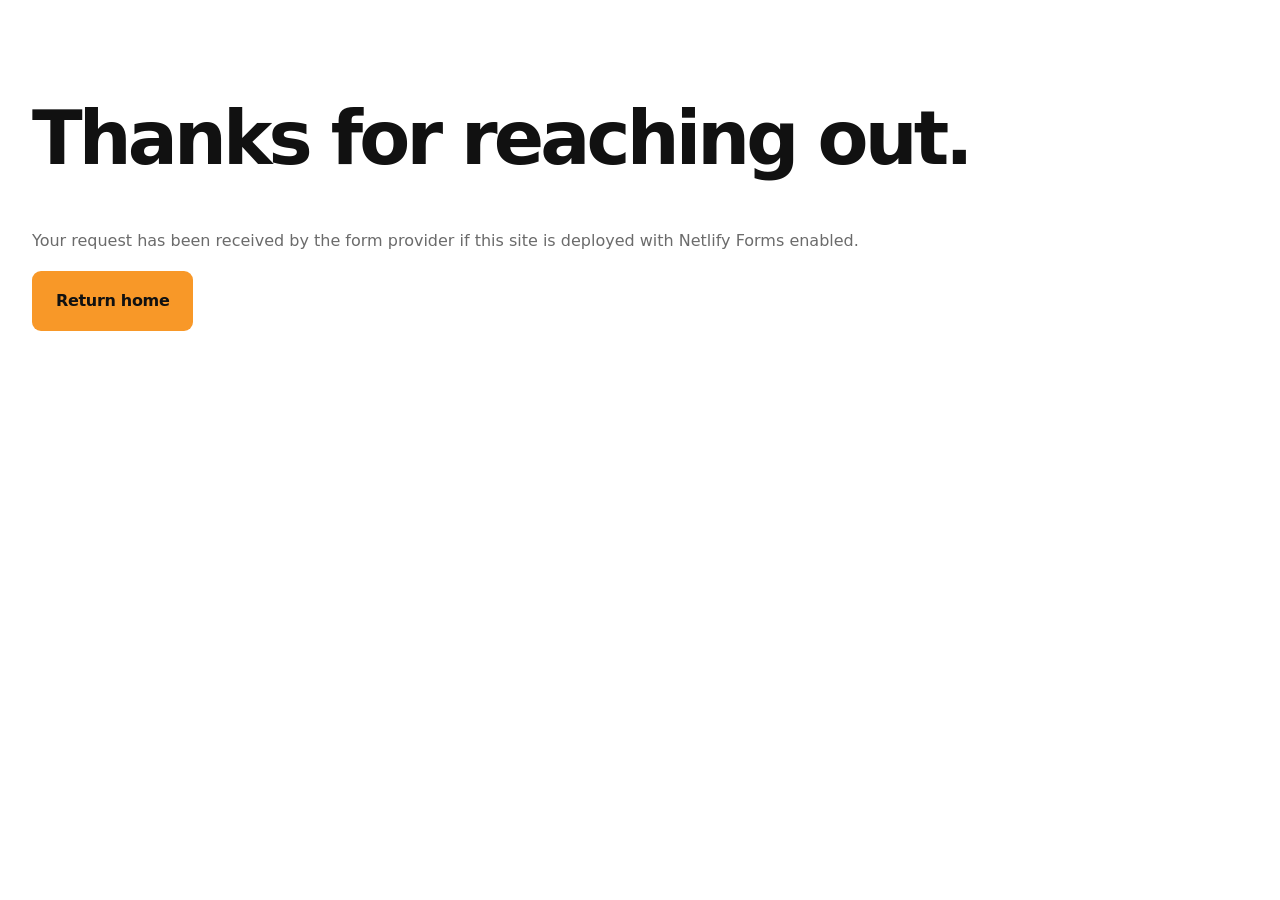
<file: thank-you/index.html>
<!doctype html><html lang="en"><meta charset="utf-8"><meta name="robots" content="noindex, nofollow"><meta name="viewport" content="width=device-width, initial-scale=1"><link rel="stylesheet" href="../assets/site.css"><main class="wrap" style="padding:100px 0"><h1>Thanks for reaching out.</h1><p>Your request has been received by the form provider if this site is deployed with Netlify Forms enabled.</p><a class="btn btn-primary" href="../index.html">Return home</a></main></html>
</file>
<file: assets/site.css>
:root{--orange:#F89828;--amber:#FBA01E;--burnt:#BE420F;--ink:#111111;--charcoal:#333333;--steel:#6B6B6B;--white:#fff;--paper:#F7F7F7;--line:#e9e6e2;--content:1260px;--radius:14px;--shadow:0 18px 52px rgba(17,17,17,.10)}
*{box-sizing:border-box}html{scroll-behavior:smooth}body{margin:0;color:var(--ink);background:white;font:16px/1.58 system-ui,-apple-system,'Segoe UI',Arial,sans-serif;-webkit-font-smoothing:antialiased}img{display:block;max-width:100%;height:auto}a{color:inherit;text-decoration:none}button,input,textarea,select{font:inherit}button{cursor:pointer}button:focus-visible,a:focus-visible,input:focus-visible,select:focus-visible,textarea:focus-visible,summary:focus-visible{outline:3px solid var(--orange);outline-offset:3px}::selection{background:var(--orange);color:#111}.wrap{width:min(calc(100% - 64px),var(--content));margin-inline:auto}.eyebrow{text-transform:uppercase;letter-spacing:.19em;font-weight:900;font-size:.77rem;color:var(--burnt)}.orange{color:var(--orange)}.burnt{color:var(--burnt)}h1,h2,h3,h4,p{margin-top:0}h1,h2,h3,h4{font-weight:900;letter-spacing:-.052em;line-height:1.05}h1{font-size:clamp(3.1rem,5.8vw,6.1rem)}h2{font-size:clamp(2rem,3.5vw,3.75rem)}h3{font-size:clamp(1.25rem,1.75vw,1.7rem)}p{margin-bottom:1.15em;color:var(--steel)}.lead{font-size:clamp(1.05rem,1.65vw,1.28rem);line-height:1.65}.btn{display:inline-flex;align-items:center;justify-content:center;gap:10px;border-radius:9px;border:2px solid transparent;font-weight:900;font-size:1rem;letter-spacing:-.02em;padding:15px 22px;min-height:54px;transition:transform .2s,box-shadow .2s,background-color .2s,color .2s;white-space:normal;text-align:center}.btn:hover{transform:translateY(-3px);box-shadow:0 12px 28px #1114}.btn-primary{background:var(--orange);color:var(--ink)}.btn-primary:hover{background:var(--amber)}.btn-light{background:white;color:var(--ink)}.btn-dark{background:var(--ink);color:white}.btn-outline{color:white;border-color:#fff9;background:#1115}.btn-outline:hover{background:white;color:var(--ink)}.btn-outline-dark{border-color:var(--charcoal);background:transparent;color:var(--charcoal)}.btn-sm{font-size:.87rem;min-height:42px;padding:10px 14px}.cta-row{display:flex;align-items:center;flex-wrap:wrap;gap:12px}.text-link{display:inline-flex;align-items:center;gap:9px;color:var(--burnt);font-weight:900}.text-link:hover{text-decoration:underline}.stars{color:var(--amber);letter-spacing:.06em}.topbar{background:#202020;color:white;font-size:.76rem;font-weight:750}.topbar-inner{min-height:35px;display:flex;align-items:center;justify-content:space-between;gap:16px}.topbar a:hover{color:var(--orange)}.topbar span[aria-hidden]{color:var(--orange)}.header{position:static!important;top:auto!important;background:#fff;z-index:1;border-bottom:1px solid #ececec}.header-inner{min-height:93px;display:flex;align-items:center;gap:25px}.brand{width:258px;flex:0 0 258px;display:block}.brand img{width:100%;object-fit:contain}.nav{display:flex;flex:1;align-items:center;gap:clamp(8px,1.05vw,20px);justify-content:flex-end}.nav a{font-weight:800;font-size:clamp(.72rem,.83vw,.86rem);line-height:1.24;padding:12px 0;position:relative;white-space:nowrap}.nav a:hover,.nav a[aria-current="page"]{color:var(--burnt)}.nav a[aria-current="page"]:after{content:'';position:absolute;height:3px;left:0;right:0;bottom:6px;background:var(--orange)}.menu-toggle{display:none;border:1px solid var(--line);background:#fff;border-radius:8px;min-width:46px;min-height:46px;font-size:1.5rem}.header-action{margin-left:auto}.hero{position:relative;overflow:hidden;background:#181818;color:#fff;min-height:600px;display:flex;align-items:stretch}.hero-image,.dark-photo{position:absolute;inset:0;width:100%;height:100%;object-fit:cover;object-position:center center;z-index:0;animation:kenburns 25s ease-in-out infinite alternate}.hero:after{content:'';pointer-events:none;position:absolute;inset:0;background:linear-gradient(91deg,rgba(0,0,0,.87),rgba(0,0,0,.65) 33%,rgba(0,0,0,.12) 71%,rgba(0,0,0,.48)),linear-gradient(0deg,#1116,transparent 42%)}@keyframes kenburns{from{transform:scale(1)}to{transform:scale(1.065)}}.hero-inner{position:relative;z-index:1;display:grid;grid-template-columns:minmax(0,1fr) minmax(320px,374px);gap:clamp(30px,4vw,62px);align-items:center;min-height:600px;padding-block:54px}.hero-inner.no-form{grid-template-columns:1fr}.hero-copy{max-width:710px}.hero .eyebrow{color:var(--amber)}.hero h1{max-width:770px;margin:16px 0 20px;text-wrap:balance;text-shadow:0 3px 14px #1115}.hero-copy .lead,.hero-copy p{color:#fff}.hero-kicker{font-size:.94rem;font-weight:800;margin-bottom:22px;color:#fff}.hero-credential{display:flex;align-items:center;gap:12px;margin-top:28px;font-size:.75rem;letter-spacing:.05em;font-weight:850;text-transform:uppercase;opacity:.94;flex-wrap:wrap}.hero-credential span{padding-right:12px;border-right:1px solid #fff6}.hero-credential span:last-child{border:0}.mini-star{font-size:.9rem}.quote{background:rgba(22,22,22,.96);padding:25px;border:1px solid #ffffff52;border-radius:14px;box-shadow:0 25px 70px #0007;color:white;backdrop-filter:blur(8px)}.quote h2{font-size:1.75rem;margin:0 0 5px;line-height:1.14;letter-spacing:-.035em}.quote p{color:#dedede;font-size:.82rem;margin-bottom:14px}.formgrid{display:grid;grid-template-columns:1fr 1fr;gap:11px}.field{display:flex;flex-direction:column;gap:4px}.field.full{grid-column:1/-1}.field label{font-size:.72rem;line-height:1.2;font-weight:780;color:inherit}.field input,.field textarea,.field select{width:100%;border:1px solid #cfcfcf;background:white;border-radius:6px;padding:11px 10px;color:#222;min-height:43px;font-size:.85rem}.field textarea{min-height:74px;resize:vertical}.quote .btn{width:100%;margin-top:16px}.form-note{font-size:.69rem;text-align:center;color:#bbb;margin:10px 0 0}.form-feedback{color:#fff;font-size:.82rem;padding-top:10px}.form-feedback:empty{display:none}.form-feedback a{color:var(--orange);text-decoration:underline}.trust-mini{margin-top:12px;text-align:center;font-size:.78rem;color:#e5e5e5}.section{padding:clamp(56px,7vw,104px) 0}.section-sm{padding:50px 0}.section-alt{background:var(--paper)}.section-dark{background:#1d1d1d;color:white}.section-dark p{color:#d4d4d4}.section-title{max-width:800px;margin-bottom:37px}.section-title.center{text-align:center;margin-inline:auto}.section-title h2{margin-bottom:15px}.section-title p{font-size:1.08rem}.split{display:grid;grid-template-columns:1fr 1fr;gap:clamp(32px,5vw,80px);align-items:center}.split.photo-left{grid-template-columns:.96fr 1.04fr}.split .media{border-radius:12px;overflow:hidden;box-shadow:var(--shadow);background:var(--paper)}.split .media img{width:100%;height:460px;object-fit:cover}.split .copy>*:last-child{margin-bottom:0}.photo-caption{font-size:.76rem;color:var(--steel);margin:10px 0 0}.check-grid{display:grid;grid-template-columns:1fr 1fr;gap:12px 24px;list-style:none;padding:0;margin:25px 0}.check-grid li,.checks li{display:flex;gap:11px;align-items:flex-start;font-weight:650;color:var(--charcoal);line-height:1.45}.check-grid li::before,.checks li::before{content:'✓';font-weight:900;display:grid;place-items:center;color:white;background:var(--orange);border-radius:4px;width:22px;min-width:22px;height:22px;font-size:.86rem}.checks{padding:0;list-style:none;display:grid;gap:14px;margin:20px 0}.note{background:#fff1e7;border-left:5px solid var(--burnt);border-radius:9px;padding:18px 20px;color:var(--charcoal);font-weight:700}.feature-row{display:grid;grid-template-columns:repeat(4,1fr);gap:2px;margin:0}.feature-box{padding:29px 18px;text-align:center;background:#fff;display:flex;flex-direction:column;align-items:center;justify-content:center;gap:6px;border-right:1px solid var(--line)}.feature-box:last-child{border:0}.feature-num{font-size:2.4rem;line-height:1;font-weight:950;color:var(--orange)}.feature-box strong{font-size:.86rem;text-transform:uppercase;line-height:1.2}.feature-box small{color:var(--steel);font-size:.74rem}.feature-icon{color:var(--burnt);font-size:2rem;line-height:1.1}.cards{display:grid;grid-template-columns:repeat(4,minmax(0,1fr));gap:18px}.card{background:#fff;border:1px solid var(--line);border-radius:12px;overflow:hidden;box-shadow:0 6px 20px #1111110c;transition:transform .25s,box-shadow .25s}.card:hover{transform:translateY(-5px);box-shadow:var(--shadow)}.card-photo{position:relative;overflow:hidden;display:block}.card-photo img{width:100%;height:225px;object-fit:cover;transition:transform .65s}.card:hover .card-photo img{transform:scale(1.055)}.card-body{padding:22px}.card-body h3{font-size:1.43rem;line-height:1.16;margin-bottom:10px}.card-body p{font-size:.92rem;line-height:1.56;margin-bottom:12px}.arrow-link{margin-top:auto;color:var(--burnt);font-weight:900}.dark-band{position:relative;overflow:hidden;background:#1c1c1c;color:#fff}.dark-band>img{position:absolute;inset:0;width:100%;height:100%;object-fit:cover;opacity:.21}.dark-band .wrap{position:relative;z-index:1}.dark-band p{color:#e9e9e9}.fire-layout{display:grid;grid-template-columns:1.15fr .85fr;gap:60px;align-items:center;padding:55px 0}.fire-layout h2{margin-bottom:15px}.benefit-chips{display:grid;grid-template-columns:repeat(3,1fr);gap:18px;text-align:center}.benefit-chips div{border-left:1px solid #fff5;padding:10px}.benefit-chips strong{display:block;font-size:2.3rem;color:var(--orange)}.benefit-chips span{font-size:.83rem;font-weight:800}.cta-band{background:var(--orange);color:#111;padding:31px 0}.cta-inner{display:flex;align-items:center;justify-content:space-between;gap:28px}.cta-inner h2{font-size:clamp(1.6rem,2.3vw,2.55rem);margin:0 0 8px}.cta-inner p{color:#282828;margin:0}.cta-inner .cta-row{flex:none}.comparison-grid{display:grid;grid-template-columns:1fr 1fr;gap:26px}.comparison h3{margin-bottom:15px}.ba{--position:50%;position:relative;overflow:hidden;border-radius:13px;height:360px;background:#222;touch-action:pan-y;cursor:ew-resize;user-select:none}.ba img{width:100%;height:100%;object-fit:cover;pointer-events:none}.ba .ba-after{position:absolute;inset:0;clip-path:inset(0 0 0 var(--position))}.ba .ba-line{position:absolute;left:var(--position);top:0;bottom:0;width:3px;background:#fff;transform:translateX(-50%);pointer-events:none;box-shadow:0 0 0 1px #0004}.ba .ba-handle{position:absolute;left:var(--position);top:50%;transform:translate(-50%,-50%);width:50px;height:50px;border:3px solid white;border-radius:50%;background:var(--orange);display:grid;place-items:center;color:#111;font-size:1.35rem;font-weight:900;pointer-events:none;box-shadow:0 3px 13px #1117}.ba .ba-label{position:absolute;bottom:15px;font-weight:950;font-size:.72rem;letter-spacing:.06em;border-radius:5px;padding:6px 12px;color:white;background:#111;pointer-events:none}.ba .ba-label.before{left:13px}.ba .ba-label.after{right:13px;background:var(--burnt)}.ba input[type=range]{position:absolute;inset:0;width:100%;height:100%;margin:0;opacity:0;cursor:ew-resize;z-index:4}.ba-explain{font-size:.8rem;margin:12px 0 0;color:var(--steel)}.review-grid{display:grid;grid-template-columns:repeat(3,minmax(0,1fr));gap:18px}.review-card{padding:27px;border:1px solid var(--line);border-radius:12px;background:#fff;display:flex;flex-direction:column;min-height:235px}.review-card .stars{font-size:1.3rem}.review-card blockquote{margin:20px 0;line-height:1.62;color:#2c2c2c;flex:1}.review-card footer{font-weight:900}.review-card time{display:block;color:var(--steel);font-size:.76rem;font-weight:500;margin-top:4px}.review-score{font-size:6.2rem;line-height:1;font-weight:950;letter-spacing:-.1em;margin-right:22px}.review-intro{display:flex;align-items:center;gap:16px;margin-bottom:38px}.review-intro p{margin:0}.gallery-filters{display:flex;gap:8px;justify-content:center;flex-wrap:wrap;margin-bottom:28px}.filter{border:1px solid var(--line);padding:9px 17px;border-radius:40px;background:#fff;color:var(--ink);font-weight:850;font-size:.87rem}.filter[aria-pressed=true]{background:var(--orange);border-color:var(--orange)}.gallery-grid{display:grid;grid-template-columns:repeat(4,minmax(0,1fr));gap:14px}.gallery-item{border:0;padding:0;display:block;position:relative;height:240px;overflow:hidden;border-radius:10px;background:#eee;text-align:left}.gallery-item img{width:100%;height:100%;object-fit:cover;transition:transform .55s}.gallery-item:hover img{transform:scale(1.075)}.gallery-item>span{position:absolute;inset:auto 0 0;padding:36px 13px 12px;background:linear-gradient(transparent,#000b);color:white;font-size:.84rem;font-weight:850}.gallery-item[hidden]{display:none}.lightbox{position:fixed;z-index:1000;inset:0;background:rgba(0,0,0,.94);display:none;align-items:center;justify-content:center;flex-direction:column;padding:60px 16px 35px;color:white}.lightbox[open]{display:flex}.lightbox img{max-height:77vh;max-width:min(1050px,95vw);object-fit:contain;border-radius:7px}.lightbox button{position:absolute;right:3%;top:20px;font-size:2rem;color:#fff;background:#333;border:1px solid #aaa;border-radius:100px;width:46px;height:46px}.lightbox p{color:#fff;margin:15px 0 0}.faq-grid{display:grid;grid-template-columns:1fr 1fr;gap:25px}.faq-column details{border:1px solid var(--line);border-radius:9px;margin-bottom:9px;background:#fff;overflow:hidden}.faq-column summary{list-style:none;padding:17px 45px 17px 18px;font-weight:800;position:relative;cursor:pointer}.faq-column summary::-webkit-details-marker{display:none}.faq-column summary:after{content:'+';position:absolute;right:18px;top:10px;font-size:1.45rem;color:var(--burnt)}.faq-column details[open] summary:after{content:'–'}.faq-column details p{padding:0 18px 20px;margin:0}.credentials{background:#222;color:white;padding:28px 0}.credential-inner{display:grid;grid-template-columns:1.25fr 1.2fr 1fr;gap:34px;align-items:center}.credential-badge{display:flex;align-items:center;gap:16px}.credential-badge img{width:80px;height:80px;object-fit:contain;border-radius:50%;background:#fff;flex:none}.credentials h3{font-size:1rem;letter-spacing:-.02em;margin:0 0 6px}.credentials p{margin:0;color:#dfdfdf;font-size:.8rem}.license{font-size:1.22rem;font-weight:950}.trust-trio{display:grid;grid-template-columns:repeat(3,1fr);text-align:center;gap:8px}.trust-trio strong{display:block;font-size:.85rem;line-height:1.3}.trust-trio span{font-size:1.7rem;color:var(--orange)}.footer{background:#f7f7f7;padding:60px 0 30px}.footer-grid{display:grid;grid-template-columns:1.4fr 1.15fr 1.1fr .95fr;gap:30px}.footer-logo{width:min(310px,100%);mix-blend-mode:multiply;margin-bottom:18px}.footer h3{font-size:1rem;letter-spacing:0;margin-bottom:17px}.footer p,.footer a{font-size:.88rem;color:#555;line-height:1.8}.footer a:hover{color:var(--burnt)}.footer-links{display:grid;grid-template-columns:1fr 1fr;gap:5px 16px}.footer-links a{display:block}.footer-bottom{border-top:1px solid #d9d9d9;padding-top:22px;margin-top:45px;display:flex;justify-content:space-between;align-items:center;gap:20px;font-size:.74rem;color:var(--steel)}.footer-bottom p{margin:0}.photo-stack{display:grid;grid-template-columns:1.5fr 1fr;gap:12px;height:470px}.photo-stack img{width:100%;height:100%;object-fit:cover;border-radius:10px}.photo-stack .stack-right{display:grid;gap:12px;grid-template-rows:1fr 1fr;min-height:0}.photo-stack .stack-right img{min-height:0}.statement{font-size:clamp(1.8rem,3.2vw,3.4rem);letter-spacing:-.055em;font-weight:900;line-height:1.13}.photo-wide{border-radius:11px;width:100%;height:480px;object-fit:cover}.outline-number{font-size:clamp(4.5rem,10vw,10rem);font-weight:950;color:var(--orange);line-height:1}.product-cards{grid-template-columns:repeat(4,minmax(0,1fr))}.product-cards .card-photo img{height:205px}.product-cards .card-body p{min-height:82px}.product-cards .card-body h3{font-size:1.21rem}.pressable-card{cursor:pointer}.owner-layout{display:grid;grid-template-columns:320px 1fr;gap:45px;align-items:center}.owner-layout img{border-radius:13px;width:100%;height:360px;object-fit:cover}.owner-quote{font-size:1.17rem;color:#fff;font-weight:600;border-left:4px solid var(--orange);padding-left:18px;margin:16px 0}.service-callout{display:grid;grid-template-columns:1fr 1fr;gap:18px}.service-callout .card-body{padding:32px}.service-callout .card-photo img{height:320px}.mobile-only{display:none}.skip{position:absolute;top:-100px;left:12px;z-index:1200;background:var(--orange);color:#111;padding:12px;border-radius:5px}.skip:focus{top:9px}.reveal{opacity:1;transform:translateY(12px);transition:transform .75s ease}.reveal.is-visible{transform:none}.form-wide{max-width:760px;margin:auto;padding:32px;border-radius:14px;background:#232323;color:#fff}.form-wide h2{font-size:2rem}.service-section-title{margin:0 0 28px}.inline-quote{display:flex;gap:30px;align-items:center;justify-content:space-between;border-left:4px solid var(--orange);padding:24px;background:#f7f7f7;border-radius:7px}.inline-quote p{font-style:italic;color:var(--ink);font-size:1.12rem;margin:0}.inline-quote strong{min-width:150px}.read-more{max-height:860px;overflow:hidden;position:relative}.read-more.expanded{max-height:none}.load-more{display:block;margin:30px auto 0}.safety-tiles{display:grid;grid-template-columns:repeat(3,1fr);gap:20px}.safety-tile{background:var(--paper);padding:22px;border-radius:11px}.safety-tile strong{font-size:1.16rem;display:block;margin-bottom:7px}.safety-tile p{font-size:.91rem;margin:0}.visual-credit{position:absolute;right:10px;bottom:10px;font-size:.65rem;color:#fff;background:#111c;padding:4px 7px;border-radius:3px}
@media(max-width:1200px){.header-inner{flex-wrap:wrap;padding-block:14px}.nav{order:3;flex-basis:100%;justify-content:space-between}.header-action{margin-left:auto}.brand{width:220px;flex-basis:220px}.hero-inner{grid-template-columns:minmax(0,1fr) 340px}.cards{grid-template-columns:repeat(2,1fr)}.gallery-grid{grid-template-columns:repeat(3,1fr)}}
@media(max-width:820px){.wrap{width:min(calc(100% - 38px),var(--content))}.topbar-inner{justify-content:space-between}.topbar-inner .top-area{display:none}.header-inner{min-height:70px;flex-wrap:wrap;gap:12px;padding-block:10px}.brand{width:190px;flex:0 0 190px}.menu-toggle{display:block;margin-left:auto}.header-action{display:none}.nav{display:none;flex-direction:column;align-items:stretch;gap:0;order:5;flex-basis:100%;border-top:1px solid var(--line);padding:12px 0}.nav.is-open{display:flex}.nav a{padding:14px 8px;font-size:.95rem}.nav a[aria-current=page]:after{left:8px;right:auto;width:35px}.hero,.hero-inner{min-height:0}.hero-inner{display:flex;flex-direction:column;align-items:stretch;gap:24px;padding-block:60px}.hero-copy{max-width:100%}.hero h1{font-size:clamp(2.8rem,8.7vw,4.6rem)}.quote{max-width:590px;width:100%;align-self:center}.hero:after{background:linear-gradient(90deg,#111e,#1116),linear-gradient(0deg,#111b,transparent)}.split,.split.photo-left,.owner-layout,.service-callout{grid-template-columns:1fr}.split .media img{height:380px}.fire-layout{grid-template-columns:1fr;gap:20px}.cta-inner{flex-direction:column;align-items:flex-start}.comparison-grid,.faq-grid{grid-template-columns:1fr}.feature-row{grid-template-columns:repeat(2,1fr)}.review-grid{grid-template-columns:repeat(2,1fr)}.credential-inner{grid-template-columns:1fr 1fr}.trust-trio{grid-column:1/-1}.footer-grid{grid-template-columns:1fr 1fr}.gallery-grid{grid-template-columns:repeat(2,1fr)}.safety-tiles{grid-template-columns:1fr 1fr}.hero-image{object-position:62% center}.owner-layout img{width:min(400px,100%);height:400px}}
@media(max-width:550px){h1{font-size:2.9rem}h2{font-size:2.18rem}.wrap{width:min(calc(100% - 32px),var(--content))}.topbar{font-size:.66rem}.topbar-inner{gap:10px}.topbar-inner>*:last-child{display:none}.brand{width:168px;flex-basis:168px}.section{padding:56px 0}.section-sm{padding:38px 0}.hero-inner{padding:54px 0 35px}.hero h1{font-size:clamp(2.7rem,12vw,4rem)}.cta-row{flex-direction:column;align-items:stretch;width:100%}.cta-row .btn{width:100%}.hero-credential{gap:10px;font-size:.65rem}.hero-credential span{padding-right:6px}.formgrid{grid-template-columns:1fr}.field.full{grid-column:1}.quote{padding:22px 17px}.quote h2{font-size:1.48rem}.cards,.product-cards,.review-grid,.gallery-grid,.credential-inner,.footer-grid,.safety-tiles{grid-template-columns:1fr}.product-cards .card-body p{min-height:0}.gallery-grid{grid-template-columns:repeat(2,minmax(0,1fr));gap:8px}.gallery-item{height:172px}.gallery-item>span{font-size:.69rem;padding:27px 8px 8px}.feature-row{grid-template-columns:1fr 1fr}.feature-box{padding:20px 8px}.feature-num{font-size:1.75rem}.feature-box strong{font-size:.73rem}.check-grid{grid-template-columns:1fr}.split .media img,.photo-wide{height:280px}.ba{height:255px}.benefit-chips{gap:5px}.benefit-chips div{padding:10px 3px}.benefit-chips strong{font-size:1.65rem}.benefit-chips span{font-size:.71rem}.credential-badge{align-items:center}.footer-grid{gap:22px}.footer-bottom{flex-direction:column;align-items:flex-start}.photo-stack{height:290px}.review-intro{flex-wrap:wrap}.owner-layout img{height:340px}.inline-quote{flex-direction:column;align-items:flex-start}.inline-quote strong{min-width:0}.mobile-only{display:block}}
@media(prefers-reduced-motion:reduce){html{scroll-behavior:auto}.hero-image,.dark-photo{animation:none!important}.reveal{opacity:1;transform:none;transition:none!important}*,*::before,*::after{scroll-behavior:auto!important;transition:none!important}}
/* Conversion-focused v2 enhancements — original brand and photography preserved. */
.header,.topbar{position:static!important} /* Header never sticks or floats. */
.mobile-actions{display:none}
.hero-inner.no-form{grid-template-columns:minmax(0,1fr);min-height:570px;padding-block:68px}
.hero-copy{max-width:790px}
.hero-cta-cluster{display:flex;align-items:center;flex-wrap:wrap;gap:14px;margin:26px 0 0}
.hero-stars{display:flex;flex-direction:column;align-items:flex-start;gap:0;padding:0 15px 0 4px;color:#fff;white-space:nowrap}
.hero-stars strong{color:var(--amber);font-size:1.17rem;letter-spacing:.025em;line-height:1.4}
.hero-stars span{font-size:.78rem;font-weight:800;color:white;opacity:.95}
.microtrust{display:flex;align-items:center;flex-wrap:wrap;column-gap:18px;row-gap:8px;margin-top:19px;font-size:.76rem;font-weight:800;line-height:1.4}
.microtrust>span{display:inline-flex;align-items:center;gap:7px;min-height:30px}
.microtrust>span:not(:last-child){padding-right:15px;border-right:1px solid currentColor}
.microtrust b{color:var(--amber);font-weight:900}
.microtrust img{width:29px;height:29px;object-fit:contain;background:#fff;border-radius:50%;padding:2px}
.hero .microtrust{color:#fff}
.action-group{display:flex;flex-direction:column;gap:5px}
.cta-inner{align-items:center}
.cta-inner .action-group{max-width:760px}
.cta-inner .microtrust{justify-content:flex-end;color:#181818;font-size:.67rem;column-gap:7px}
.cta-inner .microtrust>span:not(:last-child){padding-right:7px}
.cta-inner .microtrust b{color:#111}
.quote-section{background:linear-gradient(140deg,#f6f5f3,#fff 46%,#f8f3ee)}
.quote-section.secondary-form{background:#f7f7f7;border-top:1px solid #e9e6e2}
.quote-layout{display:grid;grid-template-columns:minmax(0,1fr) minmax(380px,.85fr);gap:clamp(36px,7vw,105px);align-items:center}
.quote-story{max-width:620px}
.quote-story h2{font-size:clamp(2.4rem,4vw,4.4rem);margin:16px 0}
.quote-story>p{font-size:1.1rem;max-width:55ch}
.quote-photo{height:330px;overflow:hidden;border-radius:14px;margin:25px 0 12px;box-shadow:var(--shadow)}
.quote-photo img{width:100%;height:100%;object-fit:cover}
.quote-proof{font-size:1rem;color:var(--burnt);font-weight:850}
.quote-proof strong{color:#111}
.quote-section .quote{background:#222;border-color:#333;padding:30px;box-shadow:0 26px 75px #1113}
.quote-section .quote h2{font-size:2rem;margin-bottom:10px}
.quote .field input,.quote .field textarea{font-size:1rem;min-height:54px;border-radius:7px;padding:12px 14px}
.quote .field textarea{min-height:92px}
.quote .field label,.service-picker legend{font-size:.84rem;line-height:1.3;font-weight:850}
.quote .formgrid{gap:16px}
.quote .btn{min-height:58px;font-size:1.08rem}
.quote .microtrust{margin-top:13px;color:#f4f4f4;font-size:.68rem;column-gap:10px}
.quote .microtrust>span:not(:last-child){padding-right:9px}
.quote .service-picker{border:0;margin:0;padding:0;min-width:0}
.quote .service-picker legend{padding:0 0 10px;color:#fff}
.service-options{display:grid;grid-template-columns:repeat(2,minmax(0,1fr));gap:9px}
.service-option{position:relative;cursor:pointer;display:block;min-width:0}
.service-option input{position:absolute;opacity:0;width:1px;height:1px;overflow:hidden;top:50%;left:50%}
.service-option span{display:flex;align-items:center;justify-content:center;text-align:center;min-height:54px;padding:8px 11px;border:2px solid #bbb;background:#fff;color:#222;border-radius:8px;font-weight:800;font-size:.79rem;line-height:1.3;transition:border .15s,background .15s,box-shadow .15s}
.service-option input:checked+span{background:#ffede0;border:2px solid var(--orange);color:#111;box-shadow:inset 0 0 0 1px var(--orange)}
.service-option input:focus-visible+span{outline:3px solid var(--orange);outline-offset:3px}
.service-option:hover span{border-color:var(--orange)}
.section-footnote{font-size:.8rem;text-align:center;color:#6b6b6b;margin-top:16px}
.areas-intro{display:grid;grid-template-columns:1.08fr .92fr;gap:6%;align-items:center}
.areas-intro p{font-size:1.08rem}
.areas-intro .voice-note{font-size:.79rem;color:#6b6b6b;font-style:italic}
.area-photo{min-height:350px;border-radius:12px;overflow:hidden;box-shadow:var(--shadow)}
.area-photo img{height:380px;width:100%;object-fit:cover}
.featured-areas{display:grid;grid-template-columns:repeat(4,minmax(0,1fr));gap:15px}
.featured-area{display:block;padding:24px 20px;min-height:210px;background:white;border:1px solid var(--line);border-top:5px solid var(--orange);border-radius:12px;transition:transform .2s,box-shadow .2s}
.featured-area:hover{box-shadow:var(--shadow);transform:translateY(-4px)}
.featured-area h3{font-size:1.5rem;margin:17px 0 10px}
.featured-area p{font-size:.84rem;line-height:1.45}
.area-next{font-size:.78rem;color:var(--burnt);font-weight:850}
.region-tabs{display:flex;gap:10px;flex-wrap:wrap;margin-bottom:30px}
.region-tabs a{display:inline-flex;padding:13px 19px;border:1px solid #e7c4a6;background:#fff5e9;border-radius:8px;font-size:.92rem;font-weight:800}
.region-tabs a:hover{background:var(--orange)}
.area-region+ .area-region{margin-top:65px;padding-top:65px;border-top:2px solid var(--line)}
.region-head{display:flex;gap:30px;justify-content:space-between;align-items:flex-end;margin-bottom:24px}
.region-head h2{margin:8px 0 14px;font-size:clamp(2.2rem,3vw,3.35rem)}
.region-head p{margin:0}
.region-head>strong{white-space:nowrap;font-size:.9rem;color:var(--burnt);background:#fff4e5;padding:9px 15px;border-radius:99px}
.town-grid{display:grid;grid-template-columns:repeat(4,minmax(0,1fr));gap:8px;list-style:none;margin:0;padding:0}
.town-grid li{min-width:0}
.town-grid li a{display:flex;align-items:center;justify-content:space-between;gap:8px;padding:13px 13px 13px 16px;min-height:54px;border:1px solid var(--line);background:#fafafa;border-radius:8px;font-size:.85rem;font-weight:700;line-height:1.3;transition:background .15s,border-color .15s}
.town-grid li a:hover,.town-grid li a:focus-visible{background:#fff0dc;border-color:var(--orange)}
.town-grid li a span:last-child{color:var(--burnt)}
.area-map{min-height:360px;display:flex;flex-direction:column;align-items:center;justify-content:center;text-align:center;background:repeating-linear-gradient(45deg,#eee 0 2px,#f5f5f5 2px 36px);border:2px dashed #b6b0a9;border-radius:17px;padding:48px 24px}
.area-map .map-pin{font-size:4.2rem;color:var(--burnt);line-height:1}
.area-map h2{font-size:2.9rem;margin:10px 0}
.area-map p{max-width:500px}
.area-map span{font-size:.77rem;font-weight:800;text-transform:uppercase;letter-spacing:.08em;color:#6b6b6b}
@media(max-width:1150px){.featured-areas{grid-template-columns:repeat(2,1fr)}.town-grid{grid-template-columns:repeat(3,minmax(0,1fr))}}
@media(max-width:820px){.quote-layout,.areas-intro{grid-template-columns:1fr}.quote-story{max-width:100%}.quote-photo{height:320px}.town-grid{grid-template-columns:repeat(2,minmax(0,1fr))}.hero-inner.no-form{min-height:510px}}
@media(max-width:600px){
 body{padding-bottom:calc(60px + env(safe-area-inset-bottom,0px))}
 .mobile-actions{position:fixed;bottom:0;left:0;right:0;z-index:100;background:#fff;display:grid;grid-template-columns:1.35fr .9fr .95fr;gap:0;padding:5px max(6px,env(safe-area-inset-left)) calc(5px + env(safe-area-inset-bottom,0px)) max(6px,env(safe-area-inset-right));border-top:1px solid #ddd;box-shadow:0 -3px 16px #1112;min-height:58px}
 .mobile-actions a{display:flex;flex-direction:column;align-items:center;justify-content:center;text-align:center;min-width:0;min-height:48px;padding:3px 5px;font-size:.79rem;font-weight:900;border-radius:5px;color:#111}
 .mobile-actions a small{font-size:.65rem;line-height:1.2;white-space:nowrap}
 .mobile-actions a.mobile-call{background:var(--orange)}
 .mobile-actions a.mobile-quote{background:#222;color:#fff}
 .mobile-actions a:focus-visible{outline-offset:-3px}
 .hero-inner.no-form{padding:52px 0 46px;min-height:530px}
 .hero-cta-cluster{display:grid;grid-template-columns:1fr 1fr;gap:10px;align-items:stretch}
 .hero-cta-cluster .btn{min-height:54px;white-space:normal;padding:10px;font-size:.89rem}
 .hero-stars{order:3;grid-column:1/-1;align-items:flex-start;padding:0 2px;flex-direction:row;gap:10px;align-items:center}
 .hero-stars strong{font-size:1rem}.hero-stars span{font-size:.74rem}
 .microtrust{gap:5px 10px;line-height:1.2;font-size:.68rem}
 .microtrust>span:not(:last-child){padding-right:8px}
 .hero .microtrust{margin-top:17px}
 .quote-layout{gap:30px}
 .quote-story h2{font-size:2.65rem}
 .quote-story p{font-size:.98rem}
 .quote-photo{height:220px}
 .quote-section .quote{padding:23px 16px}
 .quote-section .quote h2{font-size:1.75rem}
 .quote .field input,.quote .field textarea{min-height:55px}
 .service-options{gap:7px}
 .service-option span{font-size:.75rem;padding:7px 6px;min-height:58px}
 .featured-areas{grid-template-columns:1fr 1fr;gap:10px}
 .featured-area{padding:16px 12px;min-height:195px}
 .featured-area .eyebrow{font-size:.6rem;letter-spacing:.07em}
 .featured-area h3{font-size:1.13rem;line-height:1.13;margin:12px 0}
 .featured-area p{font-size:.75rem}
 .region-head{align-items:flex-start;flex-direction:column;gap:12px}
 .town-grid{grid-template-columns:1fr 1fr;gap:7px}
 .town-grid li a{font-size:.74rem;min-height:60px;padding:8px}
 .area-map h2{font-size:2.1rem}
 .cta-inner .cta-row{gap:9px}
 .cta-inner .microtrust{justify-content:flex-start}
}
@media(max-width:360px){.town-grid{grid-template-columns:1fr}.hero-cta-cluster .btn{font-size:.76rem}}
@media print{.mobile-actions{display:none!important}body{padding-bottom:0!important}}
@media(max-width:600px){.hero-image,.dark-photo{animation:none!important}}
/* Keep a clean desktop navigation even with the added Service Areas destination. */
@media(min-width:1121px){.header-inner{flex-wrap:wrap;padding-block:12px;gap:7px 25px}.brand{width:230px;flex:0 0 230px}.header-action{margin-left:auto}.nav{order:3;flex:0 0 100%;justify-content:center;gap:clamp(12px,1.7vw,24px);border-top:1px solid #ececec;padding:5px 0 0}.nav a{font-size:.84rem}}
@media(min-width:821px) and (max-width:1120px){.header-inner{min-height:75px;flex-wrap:wrap;gap:12px;padding-block:12px}.brand{width:200px;flex:0 0 200px}.menu-toggle{display:block;margin-left:auto}.header-action{display:none}.nav{display:none;flex-direction:column;align-items:stretch;gap:0;order:5;flex-basis:100%;padding:8px 0;border-top:1px solid var(--line)}.nav.is-open{display:flex}.nav a{padding:13px 10px;font-size:.96rem}.nav a[aria-current=page]:after{left:10px;right:auto;width:40px}}

/* V3: dryer vent specialty leads; gutters retain full dedicated landing pages. */
.brand-focus{color:var(--burnt)}
.brand-secondary{color:inherit}
.hero .brand-focus{color:var(--orange)}
.hero .brand-secondary{color:#fff}
.nav a.nav-core{font-weight:950}
</file>
